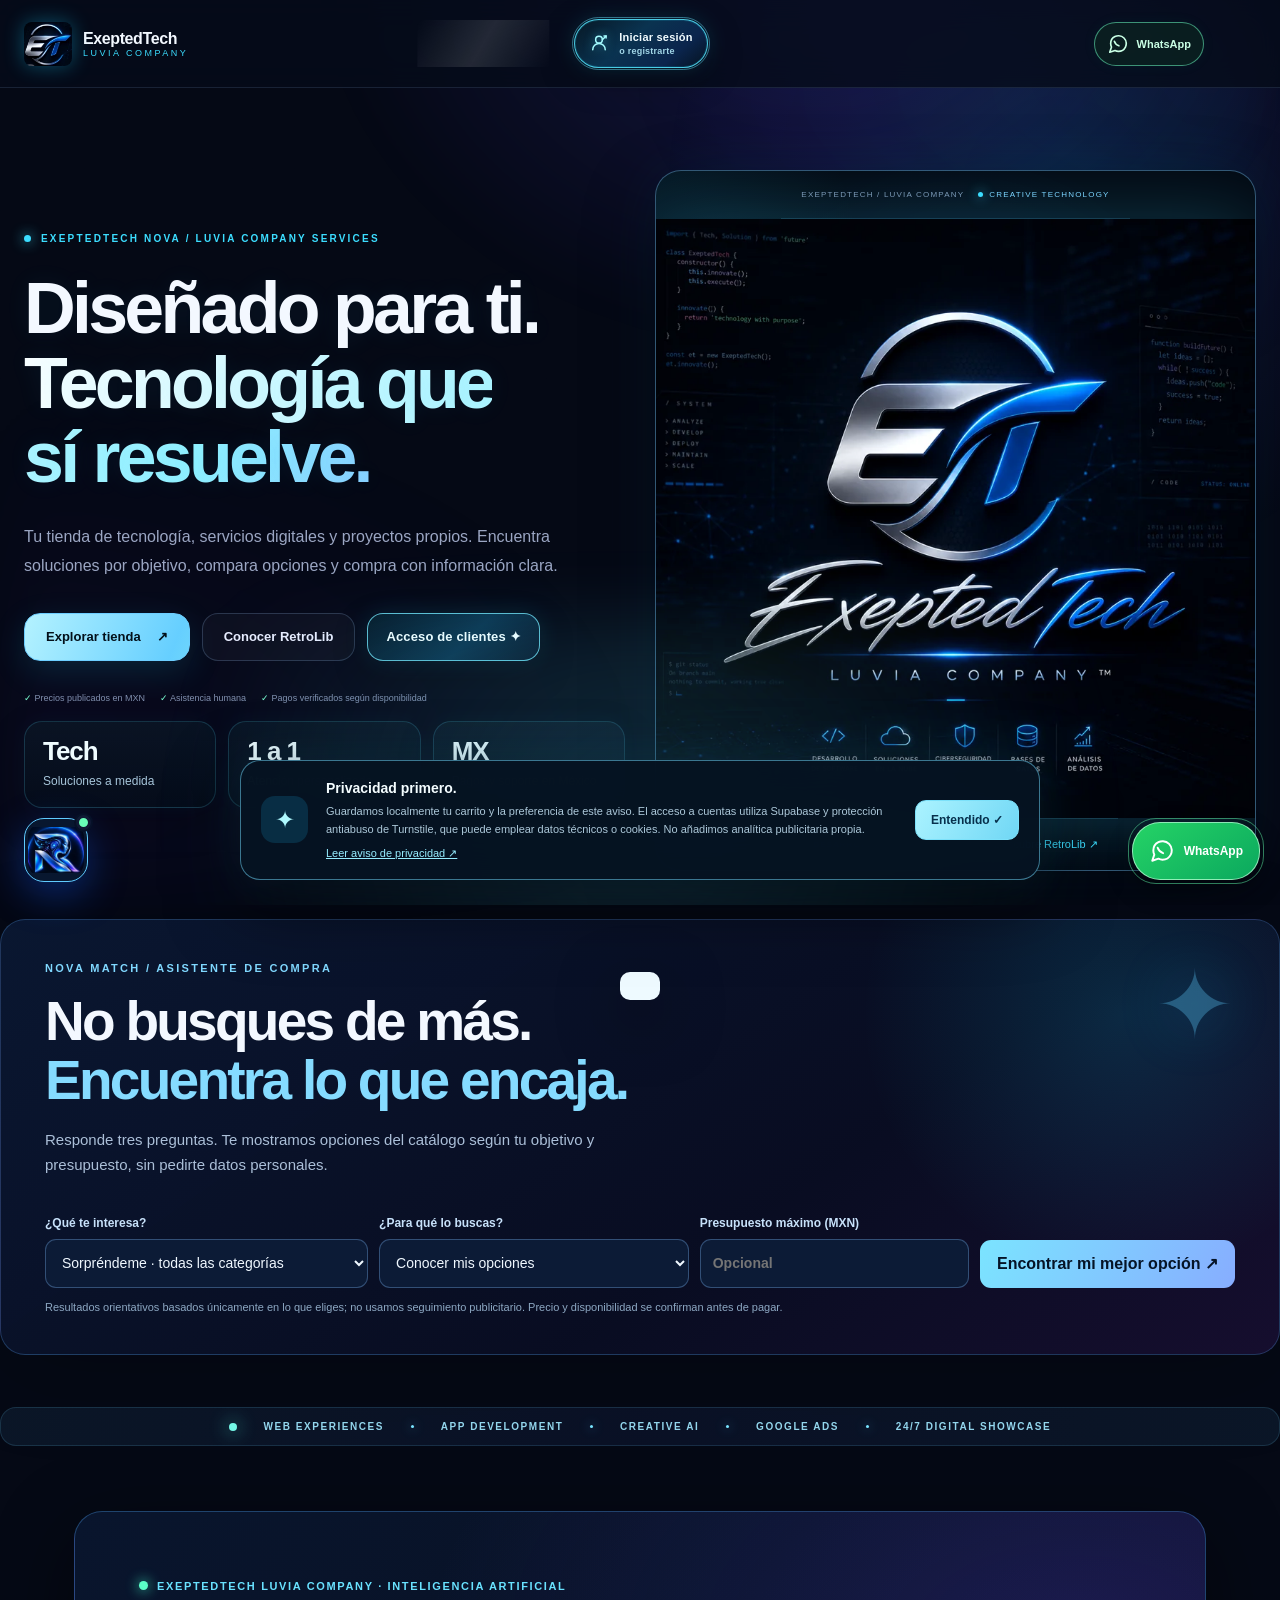
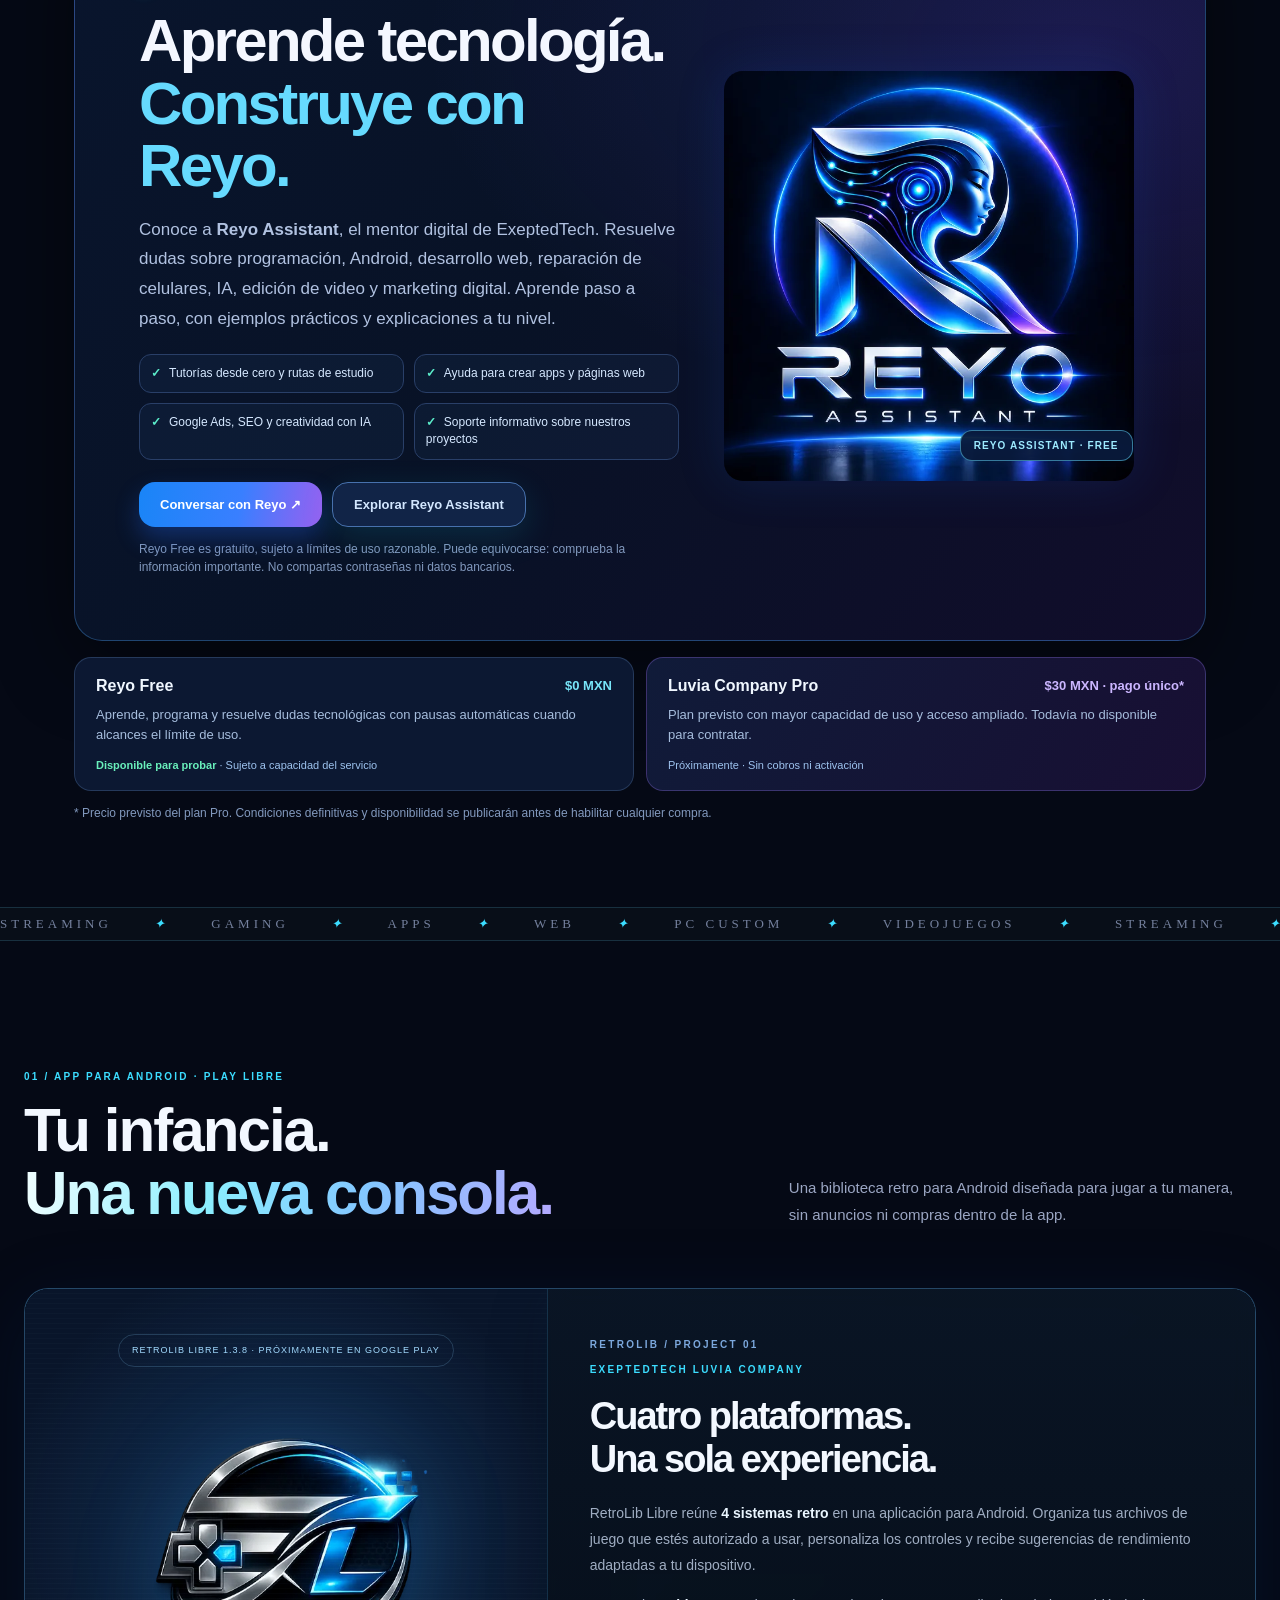
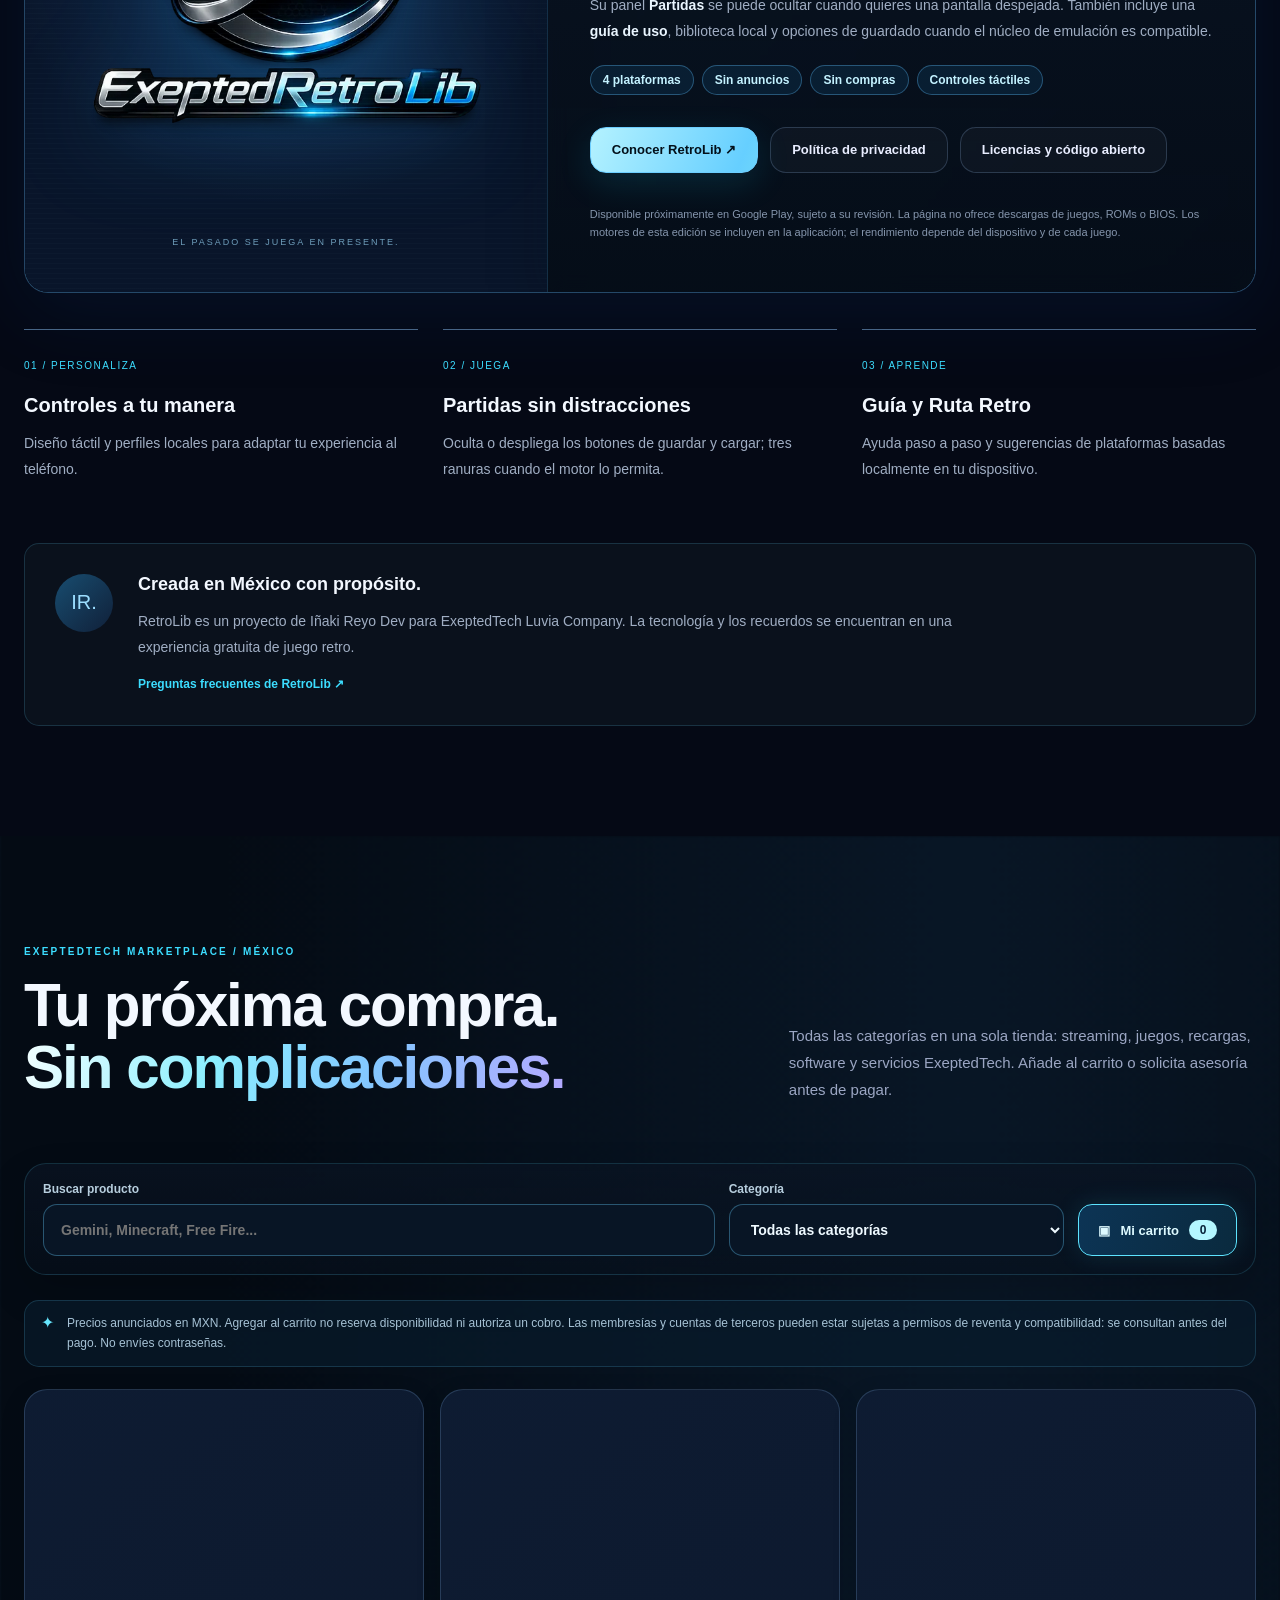
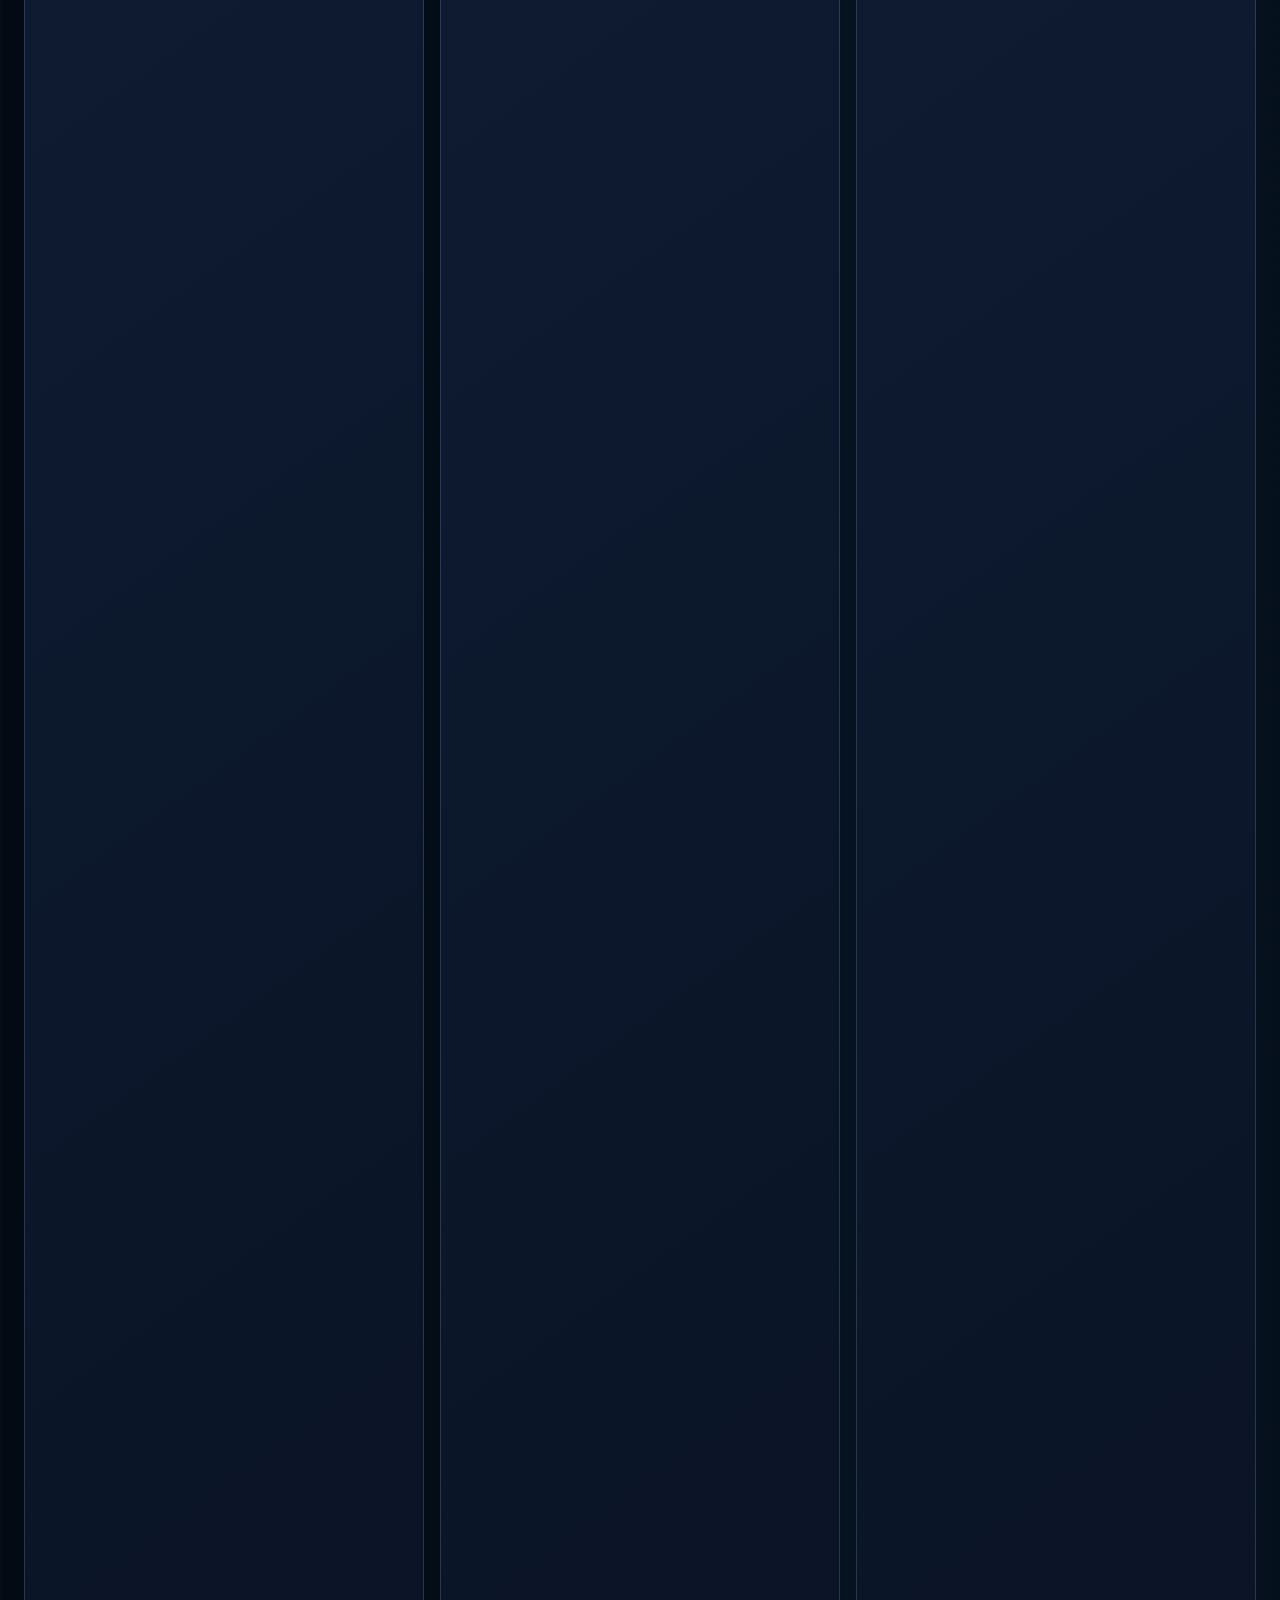
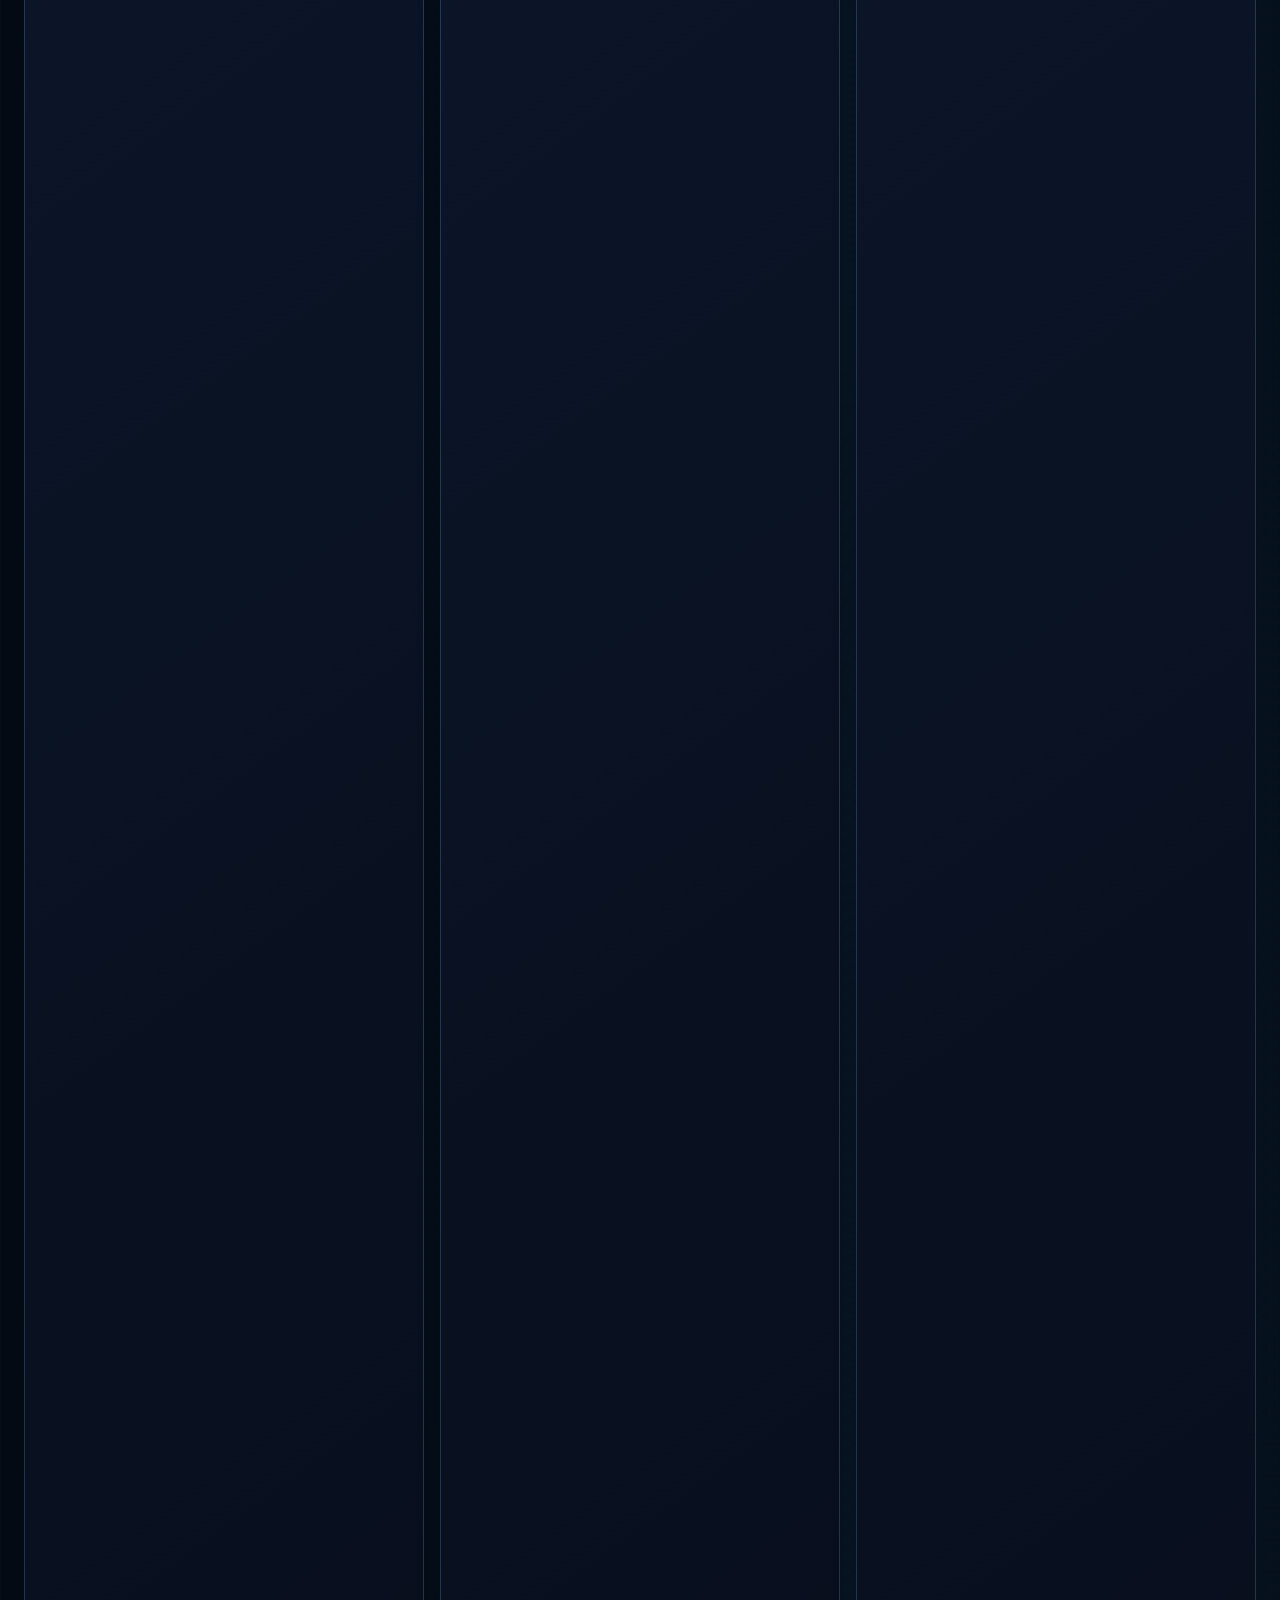
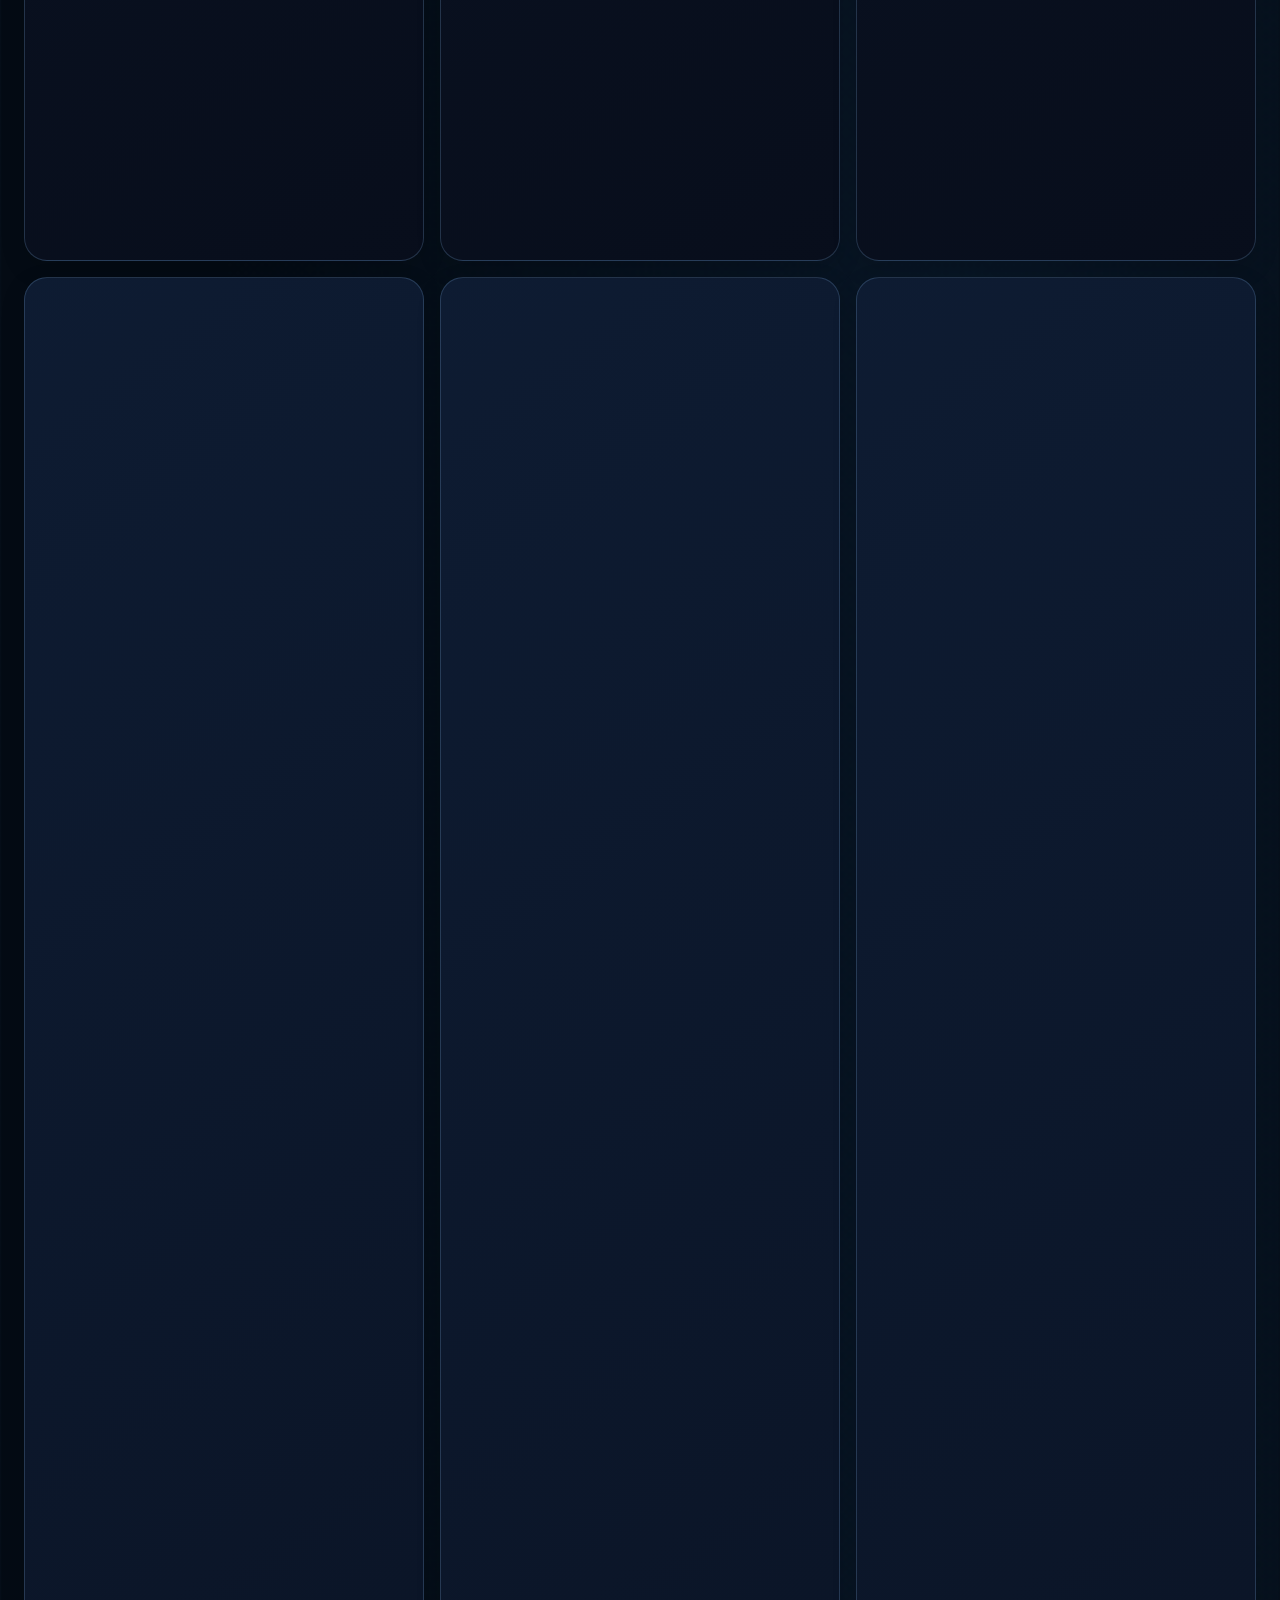
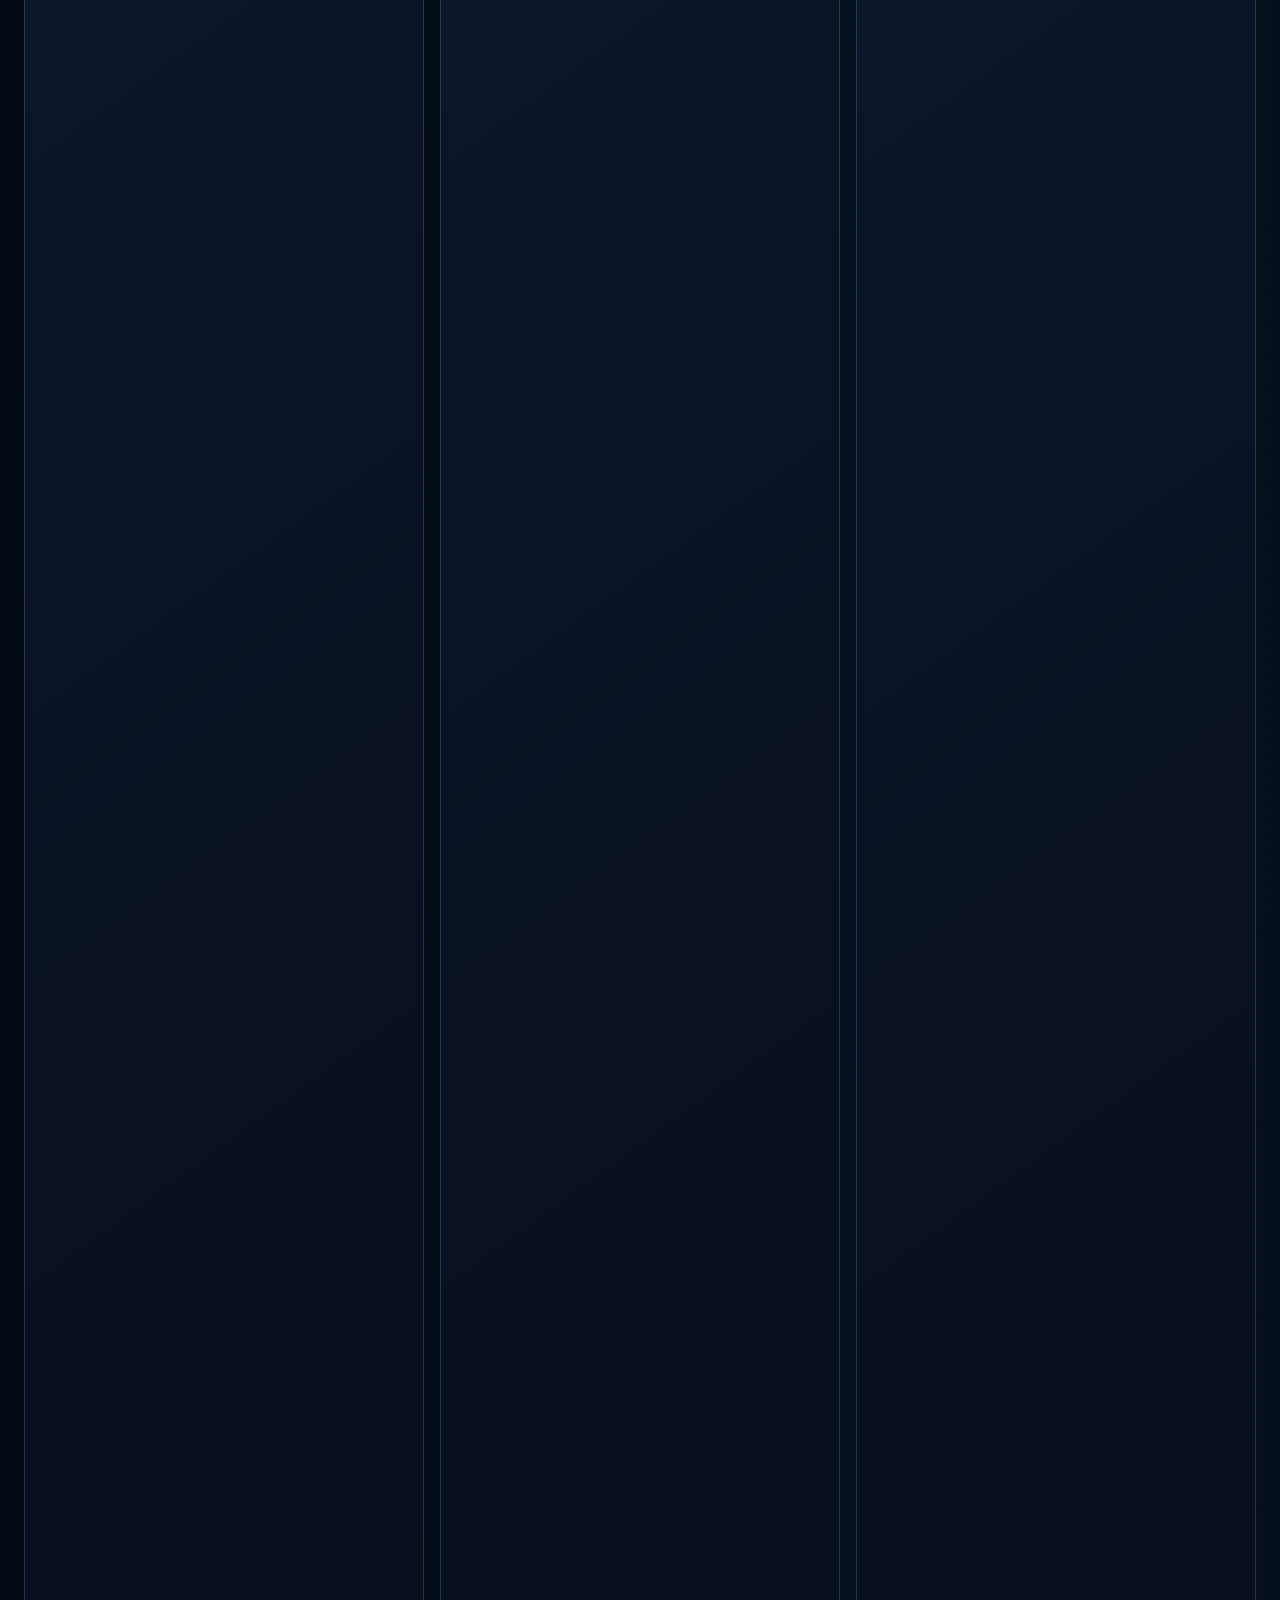
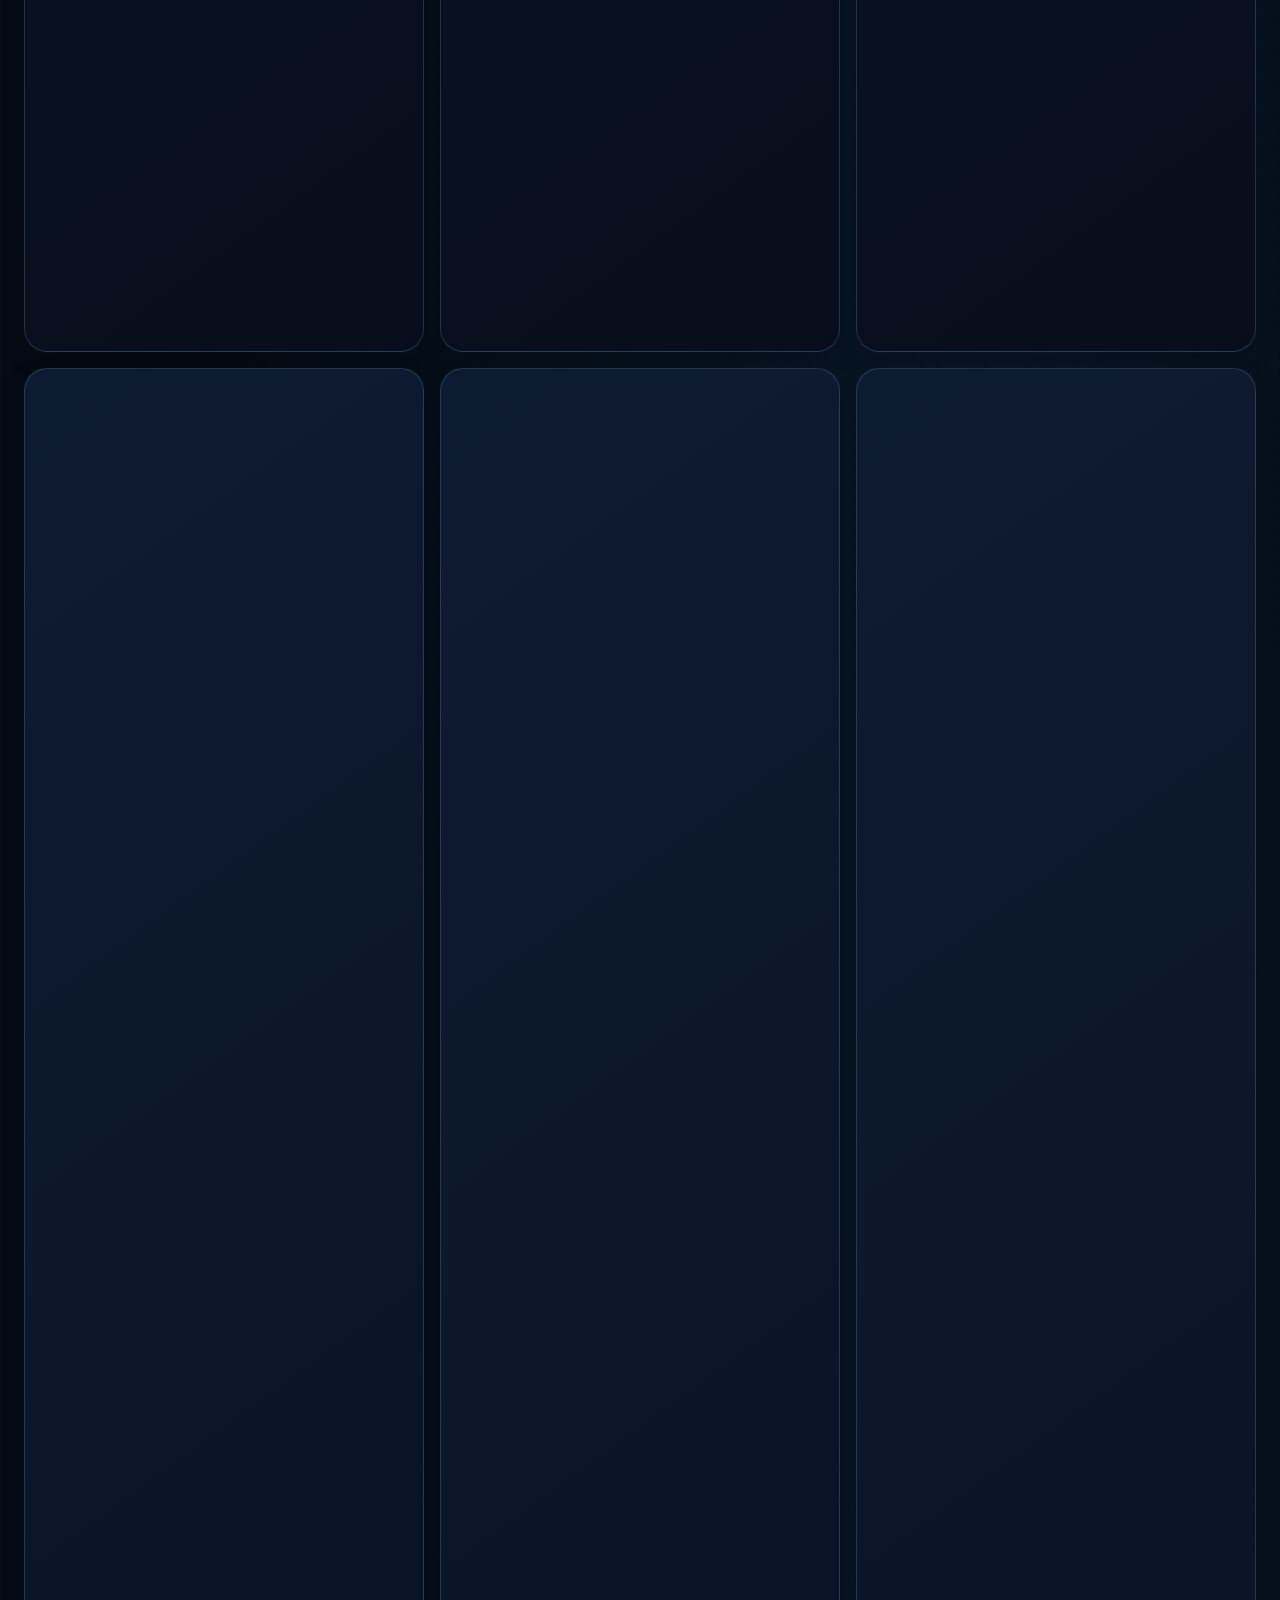
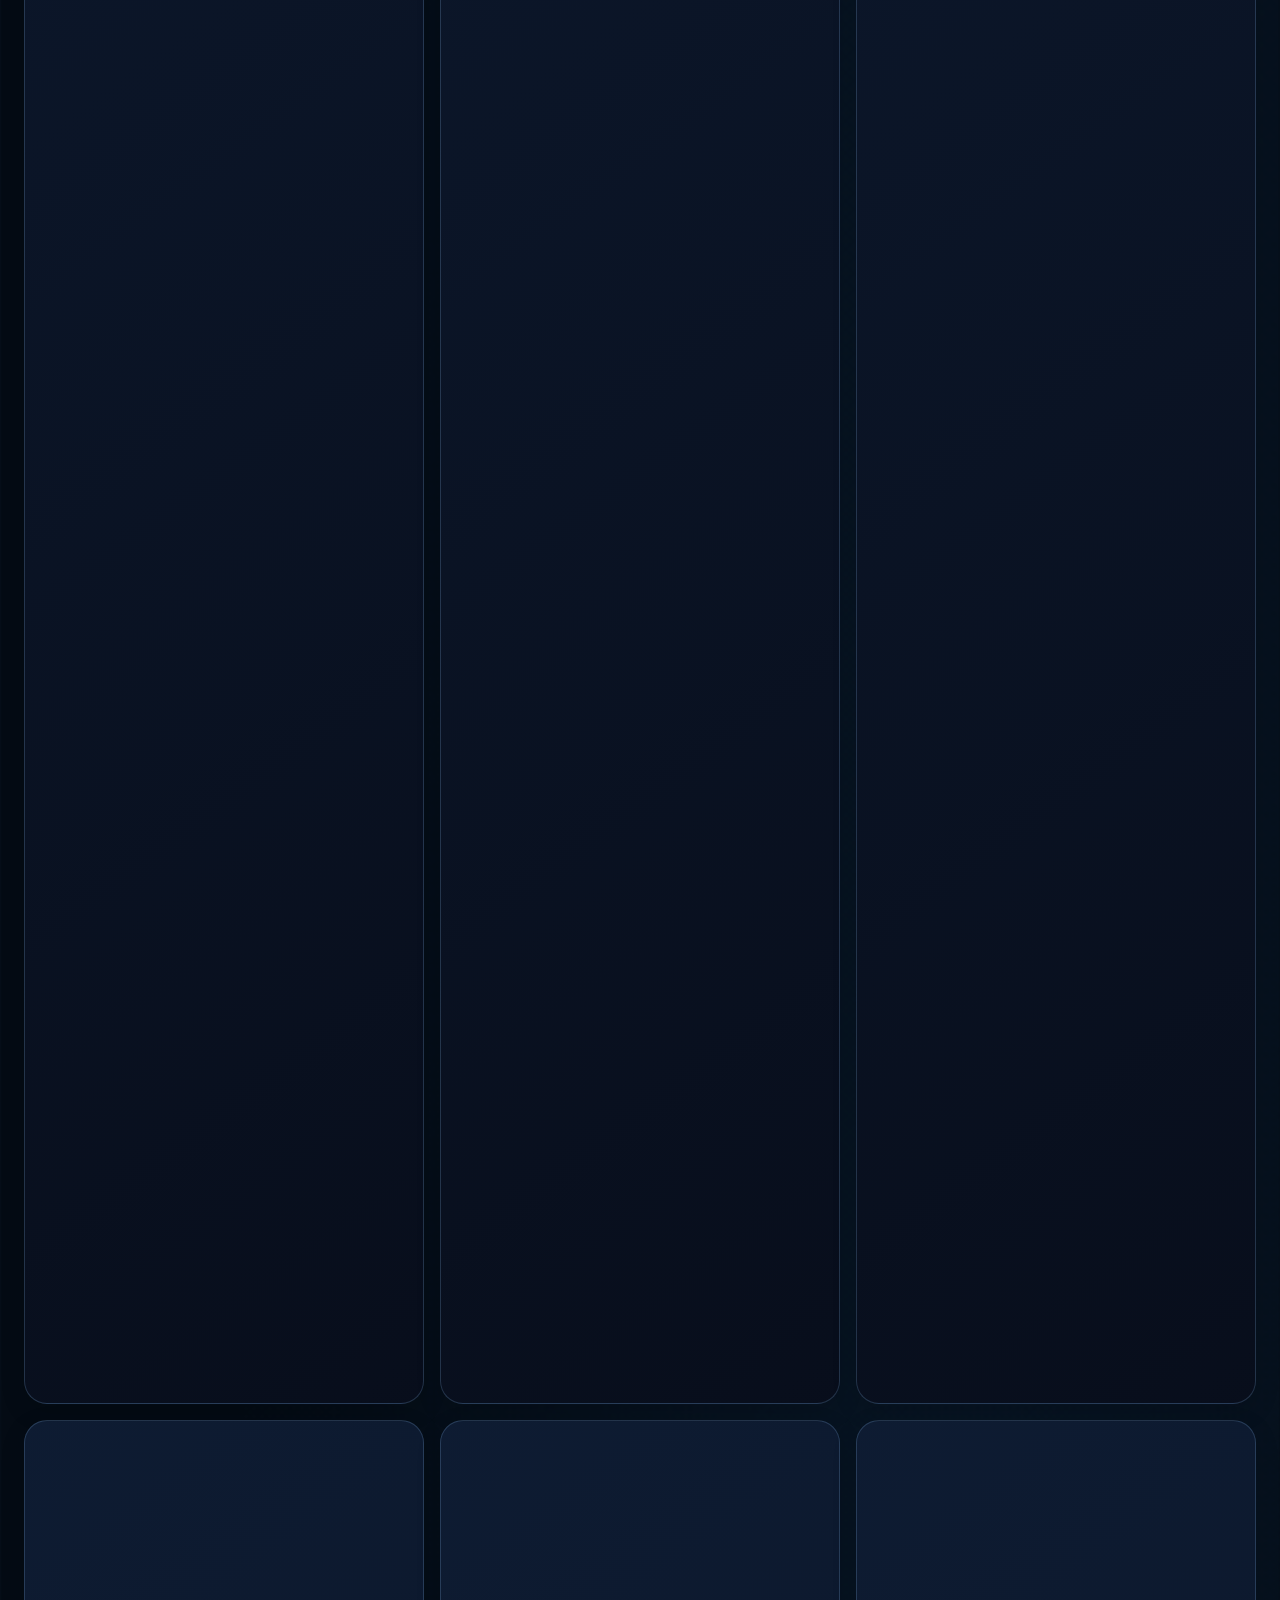
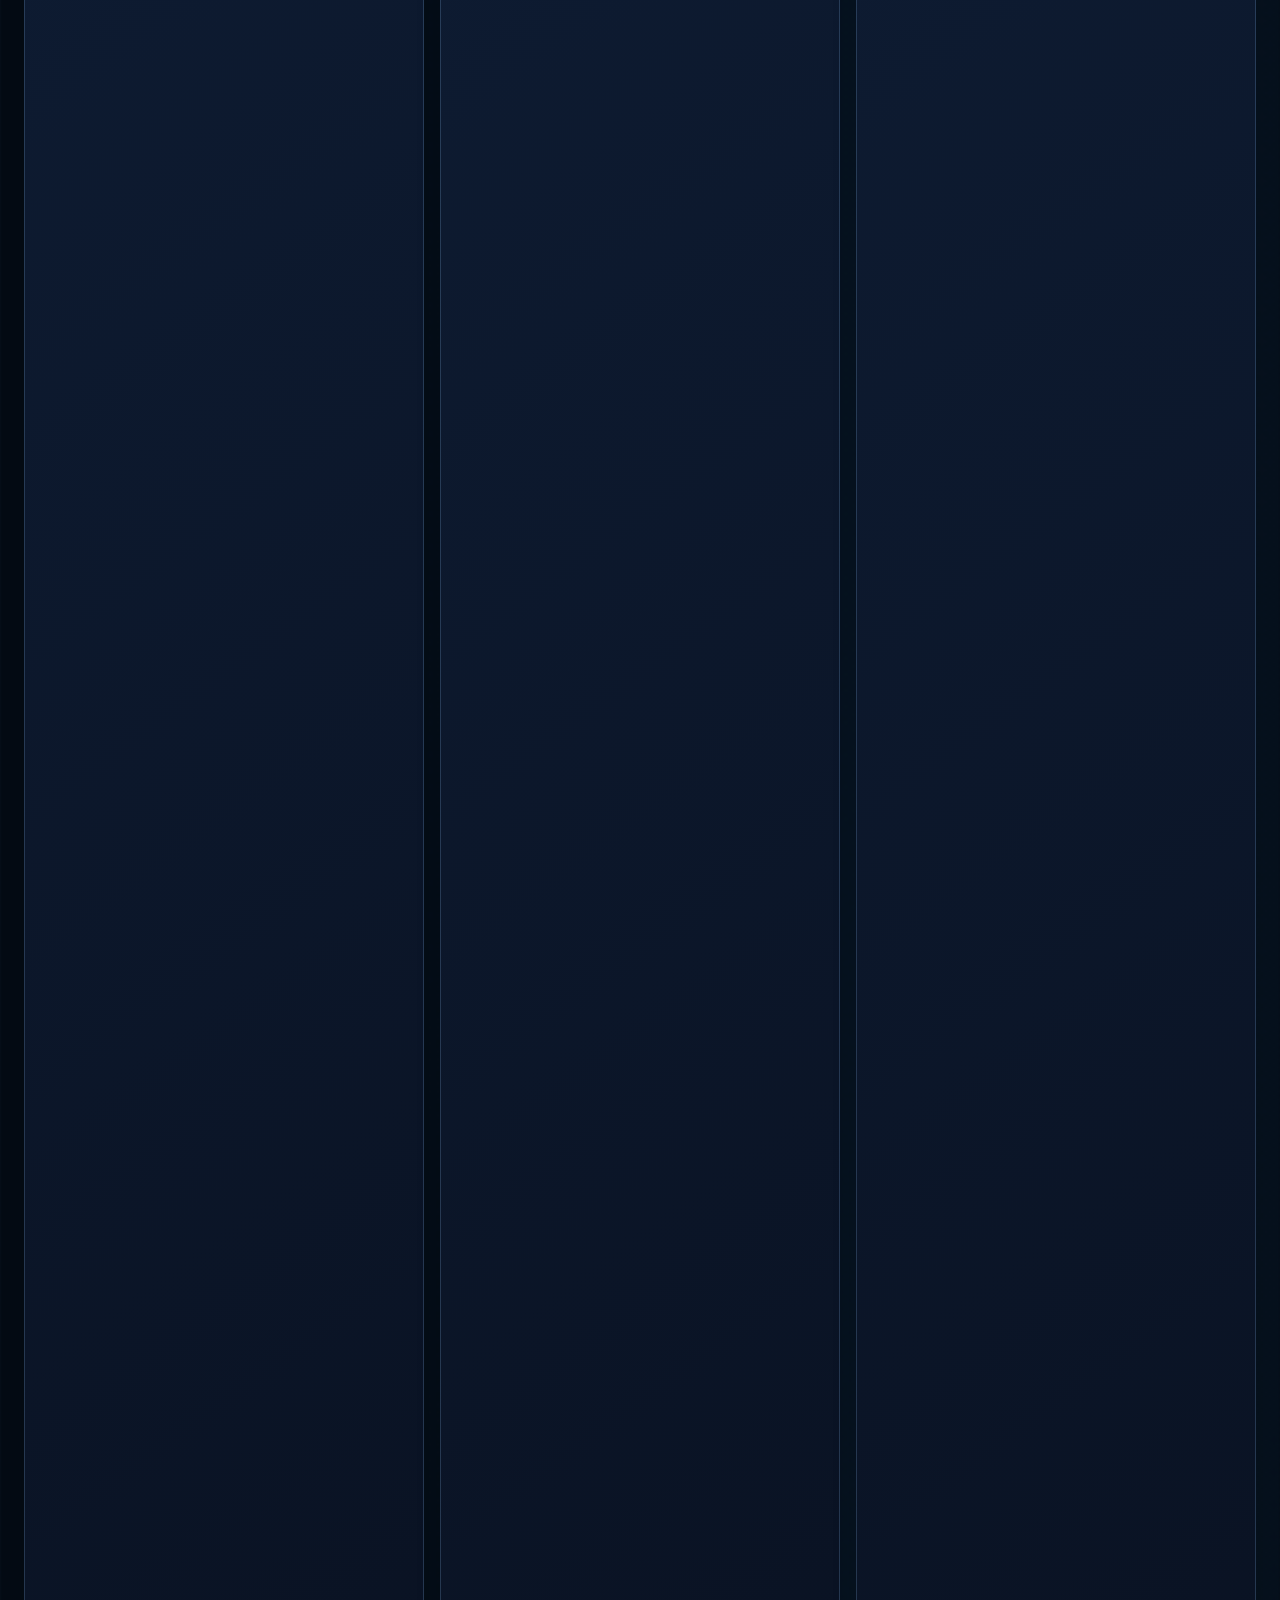
<file: index.html>
<!DOCTYPE html>

<html lang="es">
<head>
<meta charset="utf-8"/><link href="exepted-styles-v6.css?v=20261025v7" rel="stylesheet"/><link href="nova-v7.css?v=20261025v7" rel="stylesheet"/>
<meta content="width=device-width, initial-scale=1, viewport-fit=cover" name="viewport"/>
<meta content="#060b18" name="theme-color"/><meta content="strict-origin-when-cross-origin" name="referrer"/><meta content="default-src 'self'; script-src 'self' https://challenges.cloudflare.com 'sha256-OfESeYSqeGfcH86TR+ArW8eKRdTB3xTTzh8fXl1CYaQ=' 'sha256-AKP3Cm4HHHSCmAkKsPbQVq1H4iRWSyQSKZ9baID76HU=' 'sha256-mZ8Y9sN2kc70GWpFzwZAZ5BV4TTogMb0aaptcJs1Ctg='; style-src 'self' 'unsafe-inline'; img-src 'self' data: https://challenges.cloudflare.com; connect-src 'self' https://nzxzuuognbvluxshflua.supabase.co https://challenges.cloudflare.com https://reyo-assistant-servidor.onrender.com; frame-src https://challenges.cloudflare.com; font-src 'self'; object-src 'none'; base-uri 'self'; form-action 'self'; upgrade-insecure-requests" http-equiv="Content-Security-Policy"/>
<meta content="ExeptedTech: diseño de páginas web para emprendedores y negocios desde $1,800 MXN en promoción, desarrollo de apps, Google Ads, tecnología y soporte en México. Conoce nuestro portafolio." name="description"/>
<meta content="ExeptedTech · Luvia Company" property="og:title"/>
<meta content="Desarrollo web, apps, gaming, IA, RetroLib y soluciones digitales desde México." property="og:description"/>
<meta content="website" property="og:type"/>
<meta content="es_MX" property="og:locale"/>
<meta content="https://exeptedtech.xyz/assets/exeptedtech.webp" property="og:image"/>
<meta content="summary_large_image" name="twitter:card"/>
<meta content="https://exeptedtech.xyz/" property="og:url"/>
<title>ExeptedTech | Iñaki Reyo · Luvia Company</title><link href="https://exeptedtech.xyz/" rel="canonical"/>
<link href="assets/brand-mark.webp" rel="icon" type="image/webp"/>
<link as="image" fetchpriority="high" href="assets/exeptedtech.webp" rel="preload"/>

<script defer="" src="config.js?v=20261025v7"></script><script defer="" src="app.js?v=20261025v7"></script><script defer="" src="account.js?v=20261025v7"></script><script defer="" src="polish.js?v=20261028retro135"></script><script defer="" src="shop-catalog.js?v=20261025v7"></script><script defer="" src="shop.js?v=20261025v7"></script>
<script defer="" src="commerce.js?v=20261025v7"></script>
<meta content="dark" name="color-scheme"/>
<meta content="index,follow,max-image-preview:large,max-snippet:-1,max-video-preview:-1" name="robots"/>
<meta content="Iñaki Reyo · ExeptedTech" name="author"/>
<meta content="yes" name="apple-mobile-web-app-capable"/>
<meta content="black-translucent" name="apple-mobile-web-app-status-bar-style"/>
<meta content="ExeptedTech" name="apple-mobile-web-app-title"/>
<meta content="ExeptedTech" name="application-name"/>
<meta content="telephone=no" name="format-detection"/>
<meta content="ExeptedTech" property="og:site_name"/>
<meta content="Logo de ExeptedTech, Luvia Company" property="og:image:alt"/>
<meta content="ExeptedTech | Iñaki Reyo · Luvia Company" name="twitter:title"/>
<meta content="Desarrollo web, apps, gaming, RetroLib, soluciones digitales y PC personalizadas desde México." name="twitter:description"/>
<meta content="https://exeptedtech.xyz/assets/exeptedtech.webp" name="twitter:image"/>
<script type="application/ld+json">
  {
    "@context":"https://schema.org",
    "@type":"Organization",
    "name":"ExeptedTech",
    "url":"https://exeptedtech.xyz/",
    "logo":"https://exeptedtech.xyz/assets/brand-mark.webp",
    "sameAs":["https://discord.gg/4PVAQs8Hcy","https://wa.me/525566147938"],
    "founder":{"@type":"Person","name":"Iñaki Reyo"},
    "description":"Estudio y marca tecnológica mexicana dedicada a desarrollo web, apps, soluciones gaming, IA, PC personalizadas y el proyecto RetroLib."
  }
  </script>
<script type="application/ld+json">
  {
    "@context":"https://schema.org",
    "@type":"WebSite",
    "name":"ExeptedTech",
    "url":"https://exeptedtech.xyz/",
    "inLanguage":"es-MX"

  }
  </script>
<script type="application/ld+json">{"@context":"https://schema.org","@type":"Service","name":"Diseño y desarrollo de sitios web — ExeptedTech","provider":{"@type":"Organization","name":"ExeptedTech","url":"https://exeptedtech.xyz/"},"serviceType":"Desarrollo web profesional","areaServed":{"@type":"Country","name":"México"},"hasOfferCatalog":{"@type":"OfferCatalog","name":"Paquetes de desarrollo web","itemListElement":[{"@type":"OfferCatalog","name":"Exepted Personal","description":"Precio sujeto a cotización; dominio no incluido"},{"@type":"Offer","name":"Tech Business — promoción","price":"1800","priceCurrency":"MXN","availability":"https://schema.org/PreOrder"},{"@type":"Offer","name":"Tech Business Plus — promoción","price":"2800","priceCurrency":"MXN","availability":"https://schema.org/PreOrder"},{"@type":"Offer","name":"Luvia Corp VIP — promoción","price":"4800","priceCurrency":"MXN","availability":"https://schema.org/PreOrder"}]}}</script>
<script defer="" src="next.js?v=20261025v7"></script><meta content="7.0-nova-premium" name="exeptedtech-release"/><meta content="ExeptedTech · Luvia Company Services: soluciones tecnológicas, desarrollo web, gaming y productos digitales con carrito, atención por WhatsApp y seguimiento de pedidos." name="description"/><link rel="stylesheet" href="reyo/assistant.css?v=3.1"><link rel="stylesheet" href="reyo/assistant-v3.css?v=3.1"><link rel="stylesheet" href="reyo/shop-integration.css?v=3.1"><meta name="keywords" content="Reyo Assistant, tutor IA, tecnología, cursos de programación, desarrollo Android, ExeptedTech, Luvia Company"><meta property="og:image" content="https://exeptedtech.xyz/assets/reyo-assistant-logo.webp"><meta name="theme-color" content="#071126"><link rel="stylesheet" href="retrolib-home.css?v=138">
</head>
<body>
<div aria-hidden="true" class="reading-progress"></div><a class="skip" href="#main">Saltar al contenido</a>
<div aria-hidden="true" class="aurora"></div><div aria-hidden="true" class="nova-glow"></div>
<header class="header" id="header">
<a aria-label="ExeptedTech, inicio" class="brand" href="#inicio">
<img alt="" decoding="async" height="42" loading="lazy" src="assets/brand-mark.webp" width="42"/>
<span><strong>ExeptedTech</strong><small>Luvia Company</small></span>
</a>
<nav aria-label="Navegación principal" class="nav" id="nav">
<a href="#retrolib">RetroLib</a><a href="#reyo">Reyo IA</a><a href="#tienda">Tienda y precios</a><a href="#servicios">Servicios</a><a href="#portafolio">Portafolio</a><a href="#pc">PC Custom</a><a href="#pagos">Pagos y compras</a><a data-auth-mode="login" href="#cuenta" id="nav-login">Iniciar sesión</a><a href="#sobre-nosotros">Sobre nosotros</a>
</nav>
<div class="xt-account-menu" hidden="" id="xt-account-menu"><button aria-controls="xt-account-options" aria-expanded="false" id="xt-account-toggle" type="button">Mi cuenta <span id="xt-account-nick"></span> ▾</button><div class="xt-account-options" hidden="" id="xt-account-options"><strong id="xt-account-greeting"></strong><button data-account-action="recommend" type="button">Recomendado para mí</button><button data-account-action="password" type="button">Cambiar contraseña</button><button data-account-action="orders" type="button">Mis productos / compras</button><button data-account-action="cart" type="button">Ver carrito</button><button data-account-action="profile" type="button">Editar apodo</button><button data-account-action="logout" type="button">Cerrar sesión</button></div></div><a aria-label="Abrir acceso de clientes" class="header-auth-cta" data-open-auth-modal="signup" href="#cuenta"><svg aria-hidden="true" fill="none" height="20" stroke="currentColor" stroke-linecap="round" stroke-linejoin="round" stroke-width="1.8" viewbox="0 0 24 24" width="20"><path d="M12 12a4 4 0 1 0-4-4 4 4 0 0 0 4 4Z"></path><path d="M4.5 20a7.5 7.5 0 0 1 15 0"></path><path d="M18 3.5h2.5V6"></path><path d="M20.5 3.5 16 8"></path></svg><span class="auth-cta-label">Iniciar sesión <small>o registrarte</small></span></a>
<a aria-label="Chatear con ExeptedTech por WhatsApp" class="header-whatsapp wa" data-product="contactar al equipo" href="#"><svg aria-hidden="true" fill="none" height="22" stroke="currentColor" stroke-linecap="round" stroke-linejoin="round" stroke-width="1.8" viewbox="0 0 24 24" width="22"><path d="M21 11.5a8.38 8.38 0 0 1-.9 3.8 8.5 8.5 0 0 1-7.6 4.7 8.38 8.38 0 0 1-3.8-.9L3 21l1.9-5.7a8.38 8.38 0 0 1-.9-3.8 8.5 8.5 0 0 1 4.7-7.6 8.38 8.38 0 0 1 3.8-.9h.5a8.48 8.48 0 0 1 8 8v.5z"></path><path d="M8 9c.8 2.4 2.6 4.2 5 5"></path></svg><span>WhatsApp</span></a>
<button aria-expanded="false" aria-label="Abrir menú" class="menu" id="menu"><span></span><span></span></button>
<a class="coffee-link" href="#donaciones">♡ Invítame un café</a>
</header>
<main id="main">
<section class="hero section" id="inicio">
<div class="hero-copy reveal">
<div class="eyebrow"><i></i> EXEPTEDTECH NOVA / LUVIA COMPANY SERVICES</div>
<h1>Diseñado para ti.<br/><span class="gradient">Tecnología que<br/>sí resuelve.</span></h1>
<p>Tu tienda de tecnología, servicios digitales y proyectos propios. Encuentra soluciones por objetivo, compara opciones y compra con información clara.</p>
<div class="hero-actions"><a class="button" href="#tienda">Explorar tienda <b>↗</b></a><a class="button ghost" href="retrolib.html">Conocer RetroLib</a><a class="button neon-outline" data-open-auth-modal="signup" href="#cuenta">Acceso de clientes ✦</a></div>
<div class="trust"><span>✓ Precios publicados en MXN</span><span>✓ Asistencia humana</span><span>✓ Pagos verificados según disponibilidad</span></div><div class="hero-mini-panels reveal"><article><strong>Tech</strong><span>Soluciones a medida</span></article><article><strong>1 a 1</strong><span>Atención personalizada</span></article><article><strong>MX</strong><span>Pagos y soporte en México</span></article></div>
</div>
<div aria-label="Identidad ExeptedTech" class="hero-visual brand-stage"><div class="stage-label"><span>EXEPTEDTECH / LUVIA COMPANY</span><span class="live-dot">CREATIVE TECHNOLOGY</span></div><img alt="ExeptedTech: emblema metálico azul y plata, Luvia Company" class="hero-logo" decoding="async" fetchpriority="high" height="840" src="assets/exeptedtech.webp" width="840"/><div class="stage-bottom"><span>DESARROLLADO CON PROPÓSITO</span><a href="#retrolib">Descubre RetroLib ↗</a></div></div>
</section>
<section class="nova-finder section" id="asesor" aria-labelledby="nova-title">
 <div class="nova-finder-head"><div><span class="nova-kicker">NOVA MATCH / ASISTENTE DE COMPRA</span><h2 id="nova-title">No busques de más.<br/><span>Encuentra lo que encaja.</span></h2><p>Responde tres preguntas. Te mostramos opciones del catálogo según tu objetivo y presupuesto, sin pedirte datos personales.</p></div><span aria-hidden="true" class="nova-helix">✦</span></div>
 <form class="nova-form" id="nova-form">
  <label>¿Qué te interesa?<select name="category" id="nova-category"><option value="all">Sorpréndeme · todas las categorías</option></select></label>
  <label>¿Para qué lo buscas?<select name="objective" id="nova-objective"><option value="compare">Conocer mis opciones</option><option value="budget">Encontrar algo dentro de mi presupuesto</option><option value="project">Impulsar mi negocio o proyecto</option><option value="entertainment">Gaming y entretenimiento</option></select></label>
  <label>Presupuesto máximo (MXN)<input type="number" name="budget" id="nova-budget" min="0" max="1000000" step="1" inputmode="numeric" placeholder="Opcional"/></label>
  <button type="submit">Encontrar mi mejor opción ↗</button>
 </form>
 <div class="nova-recs" id="nova-results" aria-live="polite" hidden></div>
 <p class="nova-privacy">Resultados orientativos basados únicamente en lo que eliges; no usamos seguimiento publicitario. Precio y disponibilidad se confirman antes de pagar.</p>
</section>
<div aria-label="Servicios destacados de ExeptedTech" class="xt-command-strip">
<span aria-hidden="true" class="xt-led"></span><span>WEB EXPERIENCES</span><i></i><span>APP DEVELOPMENT</span><i></i><span>CREATIVE AI</span><i></i><span>GOOGLE ADS</span><i></i><span>24/7 DIGITAL SHOWCASE</span>
</div>
<section class="section xt-reyo-section" id="reyo" aria-labelledby="xt-reyo-title">
  <div class="xt-reyo-shell">
    <div class="xt-reyo-info">
      <span class="xt-reyo-eyebrow">ExeptedTech Luvia Company · Inteligencia artificial</span>
      <h2 id="xt-reyo-title">Aprende tecnología.<br><span>Construye con Reyo.</span></h2>
      <p class="xt-reyo-intro">Conoce a <strong>Reyo Assistant</strong>, el mentor digital de ExeptedTech. Resuelve dudas sobre programación, Android, desarrollo web, reparación de celulares, IA, edición de video y marketing digital. Aprende paso a paso, con ejemplos prácticos y explicaciones a tu nivel.</p>
      <ul class="xt-reyo-benefits">
        <li>Tutorías desde cero y rutas de estudio</li>
        <li>Ayuda para crear apps y páginas web</li>
        <li>Google Ads, SEO y creatividad con IA</li>
        <li>Soporte informativo sobre nuestros proyectos</li>
      </ul>
      <div class="xt-reyo-buttons"><button class="button xt-reyo-primary" type="button" data-reyo-open aria-label="Abrir chat de Reyo Assistant">Conversar con Reyo ↗</button><a class="button xt-reyo-secondary" href="reyo.html">Explorar Reyo Assistant</a></div>
      <small class="xt-reyo-sub">Reyo Free es gratuito, sujeto a límites de uso razonable. Puede equivocarse: comprueba la información importante. No compartas contraseñas ni datos bancarios.</small>
    </div>
    <div class="xt-reyo-art"><img src="assets/reyo-assistant-logo.webp" alt="Emblema oficial de Reyo Assistant: perfil futurista y letra R en tonos azul y violeta" loading="lazy" decoding="async" width="720" height="720"><span class="xt-reyo-seal">REYO ASSISTANT · FREE</span></div>
  </div>
  <div class="xt-reyo-plans" aria-label="Planes de Reyo Assistant">
    <article class="xt-reyo-plan"><strong>Reyo Free <span>$0 MXN</span></strong><p>Aprende, programa y resuelve dudas tecnológicas con pausas automáticas cuando alcances el límite de uso.</p><div class="xt-reyo-availability"><b>Disponible para probar</b> · Sujeto a capacidad del servicio</div></article>
    <article class="xt-reyo-plan xt-reyo-plan-pro"><strong>Luvia Company Pro <span>$30 MXN · pago único*</span></strong><p>Plan previsto con mayor capacidad de uso y acceso ampliado. Todavía no disponible para contratar.</p><div class="xt-reyo-availability">Próximamente · Sin cobros ni activación</div></article>
  </div>
  <p class="xt-reyo-sub">* Precio previsto del plan Pro. Condiciones definitivas y disponibilidad se publicarán antes de habilitar cualquier compra.</p>
</section>
<section aria-label="Servicios destacados" class="ticker"><div>STREAMING <i>✦</i> GAMING <i>✦</i> APPS <i>✦</i> WEB <i>✦</i> PC CUSTOM <i>✦</i> VIDEOJUEGOS <i>✦</i> STREAMING <i>✦</i> GAMING</div></section>
<section class="section feature" id="retrolib" aria-labelledby="retrolib-home-heading">
  <div class="section-head"><div><div class="eyebrow">01 / APP PARA ANDROID · PLAY LIBRE</div><h2 id="retrolib-home-heading">Tu infancia.<br><span>Una nueva consola.</span></h2></div><p>Una biblioteca retro para Android diseñada para jugar a tu manera, sin anuncios ni compras dentro de la app.</p></div>
  <div class="retro-showcase">
    <div class="retro-art"><span class="pill">RETROLIB LIBRE 1.3.8 · PRÓXIMAMENTE EN GOOGLE PLAY</span><img alt="Logotipo de RetroLib Libre" decoding="async" height="700" loading="lazy" src="retrolib-logo.webp" width="700"><div class="retro-art-caption">EL PASADO SE JUEGA EN PRESENTE.</div></div>
    <div class="retro-story"><div class="eyebrow">EXEPTEDTECH LUVIA COMPANY</div><h2>Cuatro plataformas.<br>Una sola experiencia.</h2><p>RetroLib Libre reúne <strong>4 sistemas retro</strong> en una aplicación para Android. Organiza tus archivos de juego que estés autorizado a usar, personaliza los controles y recibe sugerencias de rendimiento adaptadas a tu dispositivo.</p><p>Su panel <strong>Partidas</strong> se puede ocultar cuando quieres una pantalla despejada. También incluye una <strong>guía de uso</strong>, biblioteca local y opciones de guardado cuando el núcleo de emulación es compatible.</p>
      <div class="retro-home-facts" aria-label="Características de RetroLib"><span>4 plataformas</span><span>Sin anuncios</span><span>Sin compras</span><span>Controles táctiles</span></div>
      <div class="hero-actions"><a class="button" href="retrolib.html">Conocer RetroLib ↗</a><a class="button ghost" href="privacidad-retrolib.html">Política de privacidad</a><a class="button ghost" href="licencias-retrolib.html">Licencias y código abierto</a></div>
      <small class="legal-note">Disponible próximamente en Google Play, sujeto a su revisión. La página no ofrece descargas de juegos, ROMs o BIOS. Los motores de esta edición se incluyen en la aplicación; el rendimiento depende del dispositivo y de cada juego.</small>
    </div>
  </div>
  <div class="retro-features">
    <article><span>01 / PERSONALIZA</span><h3>Controles a tu manera</h3><p>Diseño táctil y perfiles locales para adaptar tu experiencia al teléfono.</p></article>
    <article><span>02 / JUEGA</span><h3>Partidas sin distracciones</h3><p>Oculta o despliega los botones de guardar y cargar; tres ranuras cuando el motor lo permita.</p></article>
    <article><span>03 / APRENDE</span><h3>Guía y Ruta Retro</h3><p>Ayuda paso a paso y sugerencias de plataformas basadas localmente en tu dispositivo.</p></article>
  </div>
  <div class="founder-note"><span class="founder-avatar" aria-hidden="true">IR.</span><div><h3>Creada en México con propósito.</h3><p>RetroLib es un proyecto de Iñaki Reyo Dev para ExeptedTech Luvia Company. La tecnología y los recuerdos se encuentran en una experiencia gratuita de juego retro.</p><a class="text-link" href="retrolib.html#preguntas">Preguntas frecuentes de RetroLib ↗</a></div></div>
</section>
<section aria-labelledby="store-title" class="section store" id="tienda">
<div class="section-head"><div><div class="eyebrow">EXEPTEDTECH MARKETPLACE / MÉXICO</div><h2 id="store-title">Tu próxima compra.<br/><span>Sin complicaciones.</span></h2></div><p>Todas las categorías en una sola tienda: streaming, juegos, recargas, software y servicios ExeptedTech. Añade al carrito o solicita asesoría antes de pagar.</p></div>
<div class="store-toolbar"><label class="store-search-label">Buscar producto<input aria-label="Buscar en la tienda" autocomplete="off" id="store-search" placeholder="Gemini, Minecraft, Free Fire..." type="search"/></label><label class="store-filter-label">Categoría<select aria-label="Filtrar productos" id="store-category"><option value="all">Todas las categorías</option></select></label><button aria-label="Abrir carrito" class="store-open-cart" id="open-cart" type="button">▣ <span>Mi carrito</span> <strong aria-live="polite" id="cart-count">0</strong></button></div>
<div class="store-note" role="note"><span aria-hidden="true">✦</span><p>Precios anunciados en MXN. Agregar al carrito no reserva disponibilidad ni autoriza un cobro. Las membresías y cuentas de terceros pueden estar sujetas a permisos de reventa y compatibilidad: se consultan antes del pago. No envíes contraseñas.</p></div>
<div aria-live="polite" class="store-grid" id="store-items"></div>
<p class="store-empty" hidden="" id="store-empty">No se encontraron productos con esos filtros.</p>
</section>
<section class="section services" id="servicios">
<div class="section-head reveal"><div><div class="eyebrow"><i></i> Ingeniería digital</div><h2>Convertimos ideas<br/><span>en productos reales.</span></h2></div><p>Proyectos desarrollados a la medida, desde el concepto inicial hasta una entrega lista para usar.</p></div>
<div class="service-grid">
<article class="service-card reveal"><span>01</span><div class="service-icon">APP</div><h3>Apps móviles personalizadas</h3><p>Desarrollo de aplicaciones para Android o iOS, según alcance y requisitos técnicos. Tiendas virtuales, interfaces personalizadas y acompañamiento de publicación. Desde $2,000 hasta $8,000 MXN por aplicación, bajo cotización.</p><div class="tags"><i>Android</i><i>UX/UI</i><i>Play Store</i></div><a class="text-link wa" data-product="desarrollo de una app móvil personalizada" href="#">Obtener cotización →</a></article>
<article class="service-card reveal"><span>02</span><div class="service-icon">WEB</div><h3>Páginas web profesionales</h3><p>Sitios adaptables, con identidad de marca, estructura profesional y opciones desde blogs hasta experiencias VIP. Conoce paquetes y mantenimiento opcional.</p><div class="tags"><i>Responsive</i><i>SEO base</i><i>Analytics</i></div><a class="text-link" href="#tienda">Ver paquetes y precios →</a></article>
<article class="service-card reveal"><span>03</span><div class="service-icon">GAME</div><h3>Videojuegos 2D y 3D</h3><p>Hacemos realidad tu idea con producción indie para móvil o PC: diseño, prototipo, programación y entrega jugable.</p><div class="tags"><i>2D</i><i>3D</i><i>PC / Mobile</i></div><a class="text-link wa" data-product="desarrollo de un videojuego personalizado" href="#">Obtener cotización →</a></article>
</div>
</section>
<section aria-labelledby="portfolio-title" class="section xt-portfolio" id="portafolio">
<div class="section-head"><div><div class="eyebrow">PORTAFOLIO / CASOS REALES</div><h2 id="portfolio-title">Ideas reales.<br/><span>Experiencias en línea.</span></h2></div><p>Estos sitios se presentan como ejemplos públicos autorizados por sus responsables, según la información proporcionada a ExeptedTech. Tenemos otros proyectos y colaboradores que no mostramos por privacidad. No publicamos métricas privadas ni resultados no verificados.</p></div>
<div class="xt-portfolio-grid">
<article class="xt-portfolio-card reveal"><div class="xt-project-visual xt-project-care"><span class="xt-project-id">PROJECT / 001</span><div aria-hidden="true" class="xt-project-symbol">+</div><span>HEALTH SERVICES / DIGITAL EXPERIENCE</span></div><div class="xt-project-content"><div class="xt-project-tags"><span>SERVICIOS PARTICULARES</span><span>SITIO WEB</span></div><h3>SIAMA Ambulancias</h3><p>Ejemplo de presencia digital orientada a servicios particulares de atención y contacto con clientes.</p><a href="https://siamaambulancias.com.mx" rel="noopener noreferrer" target="_blank">Visitar sitio ↗</a></div></article>
<article class="xt-portfolio-card reveal"><div class="xt-project-visual xt-project-response"><span class="xt-project-id">PROJECT / 002</span><div aria-hidden="true" class="xt-project-symbol">✚</div><span>PRIVATE EMERGENCY SERVICES</span></div><div class="xt-project-content"><div class="xt-project-tags"><span>SERVICIOS PARTICULARES</span><span>WEB</span></div><h3>Ambulancias Save &amp; Care</h3><p>Ejemplo de plataforma informativa para un servicio de atención particular y comunicación de marca.</p><a href="https://ambulanciassaveandcare.xyz" rel="noopener noreferrer" target="_blank">Visitar sitio ↗</a></div></article>
<article class="xt-portfolio-card reveal"><div class="xt-project-visual xt-project-music"><span class="xt-project-id">PROJECT / 003</span><div aria-hidden="true" class="xt-project-symbol">♫</div><span>ARTIST / LIVE EXPERIENCE</span></div><div class="xt-project-content"><div class="xt-project-tags"><span>ARTISTAS</span><span>PORTAFOLIO</span></div><h3>Emiliano Magaña Oficial</h3><p>Presentación digital de un proyecto musical, su imagen y sus medios de contacto.</p><a href="https://emilianomaganaoficial.lat" rel="noopener noreferrer" target="_blank">Visitar sitio ↗</a></div></article>
</div>
<div class="xt-project-note"><span aria-hidden="true" class="xt-led"></span><p>También trabajamos con negocios del sector automotriz y otros colaboradores. Mostramos solo ejemplos para los que se nos indicó autorización de publicación; el alcance y la relación comercial concreta pueden variar.</p><a class="wa" data-product="cotización de página web después de revisar su portafolio" href="#">Quiero un proyecto como estos ↗</a></div>
</section>
<section class="section split" id="pc">
<article class="pc-card reveal"><div class="eyebrow"><i></i> Solo CDMX</div><h2>PC personalizada.<br/><span>Potencia sin desperdicio.</span></h2><p>Diseñamos y ensamblamos equipos para gaming, trabajo o creación de contenido, optimizados de acuerdo con tus necesidades y presupuesto.</p><div class="stats"><span><b>01</b>Diagnóstico</span><span><b>02</b>Selección</span><span><b>03</b>Ensamble</span><span><b>04</b>Pruebas</span></div><a class="button wa" data-product="ensamblado de una PC personalizada en CDMX" href="#">Diseñar mi PC</a></article>
<article class="unlock-card reveal"><div class="eyebrow"><i></i> Servicio técnico autorizado</div><h2>Unlock Mobile</h2><p>Diagnóstico para recuperación de acceso, FRP y administración MDM en dispositivos iOS y Android.</p><div class="warning">Requerimos identificación, comprobante de propiedad y autorización del titular. No realizamos servicios destinados a evadir medidas de seguridad en equipos ajenos, reportados o de procedencia dudosa.</div><a class="button ghost wa" data-product="diagnóstico autorizado de Unlock Mobile" href="#">Solicitar diagnóstico</a></article>
</section>
<section aria-labelledby="pasos-tienda-title" class="section xt-steps-section" id="pagos">
<div class="section-head"><div><div class="eyebrow">COMPRA TRANSPARENTE / EXEPTEDTECH</div><h2 id="pasos-tienda-title">Compra con claridad.<br/><span>Con ayuda cuando la necesites.</span></h2></div><p>Los pedidos de artículos aprobados se pagan en Mercado Pago desde el carrito. Las licencias, cuentas o servicios pendientes de autorización se revisan por WhatsApp antes de cualquier cobro.</p></div>
<div class="xt-purchase-guide"><article><strong>01 · Elige</strong><p>Explora la única tienda, revisa precio, duración y condiciones.</p></article><article><strong>02 · Confirma</strong><p>Agrega productos al carrito. La plataforma comprobará cuáles están habilitados para pago seguro.</p></article><article><strong>03 · Recibe</strong><p>Con un pago confirmado por Mercado Pago, podrás seguir tu pedido en tu cuenta y recibir el correo de confirmación.</p></article></div>
<p class="xt-purchase-legal">Nunca solicitamos CVV, claves bancarias ni contraseñas de plataformas por WhatsApp. El pago en línea depende de disponibilidad y autorización de venta. <a href="terminos.html">Consulta los términos y condiciones</a>.</p>
<a class="button ghost" href="https://wa.me/525566147938?text=Hola%20ExeptedTech%2C%20necesito%20ayuda%20con%20una%20compra" rel="noopener noreferrer" target="_blank">Asistencia de compras por WhatsApp ↗</a>
</section>
<section aria-labelledby="xt-about-title" class="section xt-about" id="sobre-nosotros"><div class="xt-about-layout"><div class="xt-about-main"><div class="eyebrow">QUIÉNES SOMOS / EXEPTEDTECH / LUVIA COMPANY</div><h2 id="xt-about-title">La tecnología también<br/><span>tiene una historia.</span></h2><p class="xt-about-lead">Soy <strong>Iñaki R. O.</strong>, creador y programador mexicano de 23 años, estudiante de Ingeniería en Software. Creo herramientas digitales que me habría gustado tener cuando era niño y empezaba a descubrir la tecnología.</p><p>El nombre <strong>Exepted</strong> nació de mi gamertag. De esa identidad surgió el canal <strong>Exepted Cape</strong> y después proyectos de videojuegos, aplicaciones, arte visual y música. Hoy ExeptedTech reúne desarrollo tecnológico, soporte cercano y aprendizaje accesible.</p><p>He creado proyectos como <strong>RetroLib</strong>, <strong>Mp3 Reyo</strong> y el videojuego independiente <strong>Corre Iñaki Corre</strong>. También impulsé <strong>ReyoRecord</strong>, iniciativa musical de creación y apoyo en la publicación de música.</p><p>El nombre <strong>Luvia Company</strong> es un homenaje a mi abuela, quien siempre creyó en mí y me apoyó. Un saludo hasta el cielo.</p><p>Nuestra misión es facilitar el acceso a la tecnología y enseñar a utilizar plataformas digitales con claridad. Próximamente retomaremos los tutoriales y el contenido gaming en TikTok y YouTube. Preferimos que nuestro trabajo y la experiencia genuina de nuestros clientes hablen por nosotros, sin saturar de promociones.</p><div class="xt-about-cta"><a class="button" href="#contacto">Conoce nuestros servicios ↗</a><a class="button ghost" href="#retrolib">Explora RetroLib</a></div></div><aside class="xt-about-side"><span class="xt-about-id">CREATOR PROFILE / MX</span><div class="xt-about-emblem">EX<span>·</span>TECH</div><h3>Iñaki R. O.</h3><p>Fundador · Desarrollador · Creador independiente</p><div class="xt-about-values"><div><b>01</b><span>Responsabilidad</span></div><div><b>02</b><span>Atención humana y genuina</span></div><div><b>03</b><span>Comunicación clara</span></div><div><b>04</b><span>Adaptabilidad a cada proyecto</span></div></div></aside></div></section><section aria-labelledby="xt-donation-title" class="section xt-donation-v3" id="donaciones"><div class="xt-donation-v3-frame"><div class="xt-donation-v3-content"><div aria-hidden="true" class="xt-donation-rune">◈ // EXEPTED CORE</div><p class="eyebrow">SURVIVAL / NUEVA ERA / CREA · COMPARTE · EVOLUCIONA</p><h2 id="xt-donation-title">APOYA LA<br/><span>PRÓXIMA AVENTURA</span></h2><p>Inspirada en los mundos de supervivencia y exploración que nos impulsan a crear. Si RetroLib o nuestros proyectos te han servido, puedes aportar voluntariamente para que sigan evolucionando.</p><div class="xt-donation-v3-taglist"><span>◈ APOYO VOLUNTARIO</span><span>◈ PROYECTOS INDEPENDIENTES</span><span>◈ SIN BENEFICIOS PROMETIDOS</span></div><div class="xt-donation-v3-actions"><a aria-label="Apoyar con tarjeta mediante Mercado Pago" class="xt-neon-button xt-neon-mp xt-donation-main-action" href="https://link.mercadopago.com.mx/exeptedtechluviaco" rel="noopener noreferrer" target="_blank">✦ Donar con tarjeta / Mercado Pago ↗</a><a class="xt-neon-button xt-neon-nu xt-donation-main-action" href="#xt-donate-nu">◈ Donar por Nu / Transferencia ↓</a></div><p class="xt-donation-caveat">El enlace de tarjeta es de importe abierto. Escribe el monto voluntario en Mercado Pago y comprueba el beneficiario. Las aportaciones no son deducibles de impuestos; no suponen compra ni dan acceso exclusivo a RetroLib.</p></div><div aria-hidden="true" class="xt-donation-v3-portal"><div class="xt-portal-ring xt-portal-ring-1"></div><div class="xt-portal-ring xt-portal-ring-2"></div><div class="xt-portal-diamond">E<span>✧</span>T</div><div class="xt-portal-caption">EXEPTED // EVOLUTION</div></div></div><div class="xt-donation-bank-grid" id="xt-donation-bank-options"><article class="xt-bank-option xt-bank-mp xt-neon-card" id="xt-donate-mp"><div class="xt-bank-top"><span class="xt-bank-eyebrow">01 / MERCADO PAGO</span><span aria-hidden="true" class="xt-bank-indicator">● SPEI</span></div>
<h3>TRANSFERENCIA / MERCADO PAGO</h3>
<p>Apoya nuestros proyectos a través de una transferencia bancaria.</p>
<div class="xt-bank-field"><span>CLABE interbancaria · 18 dígitos</span><strong class="xt-bank-clabe" id="xt-mp-clabe">722969011686374403</strong></div>
<div class="xt-bank-field"><span>Nombre del titular</span><strong class="xt-bank-owner" id="xt-mp-owner">Iñaki Adrian Reyo Olan</strong></div>
<div class="xt-bank-actions"><button aria-label="Copiar CLABE de MERCADO PAGO" class="xt-neon-button xt-neon-mp xt-copy-specific" data-copy-label="CLABE" data-copy-value="722969011686374403" type="button"><span>▣</span> Copiar CLABE</button><button aria-label="Copiar titular de MERCADO PAGO" class="xt-neon-button xt-neon-mp xt-copy-specific" data-copy-label="titular" data-copy-value="Iñaki Adrian Reyo Olan" type="button"><span>▤</span> Copiar nombre</button></div>
<p aria-live="polite" class="xt-bank-feedback" role="status"></p>
<p class="xt-bank-verify">Verifica banco, CLABE y titular desde tu aplicación antes de autorizar una transferencia.</p></article><article class="xt-bank-option xt-bank-nu xt-neon-card" id="xt-donate-nu"><div class="xt-bank-top"><span class="xt-bank-eyebrow">02 / NU MÉXICO</span><span aria-hidden="true" class="xt-bank-indicator">● SPEI</span></div>
<h3>TRANSFERENCIA / NU</h3>
<p>Una alternativa para apoyar la evolución de nuestros proyectos independientes.</p>
<div class="xt-bank-field"><span>CLABE interbancaria · 18 dígitos</span><strong class="xt-bank-clabe" id="xt-nu-clabe">638180010114203813</strong></div>
<div class="xt-bank-field"><span>Nombre del titular</span><strong class="xt-bank-owner" id="xt-nu-owner">Iñaki A Reyo</strong></div>
<div class="xt-bank-actions"><button aria-label="Copiar CLABE de NU MÉXICO" class="xt-neon-button xt-neon-nu xt-copy-specific" data-copy-label="CLABE" data-copy-value="638180010114203813" type="button"><span>▣</span> Copiar CLABE</button><button aria-label="Copiar titular de NU MÉXICO" class="xt-neon-button xt-neon-nu xt-copy-specific" data-copy-label="titular" data-copy-value="Iñaki A Reyo" type="button"><span>▤</span> Copiar nombre</button></div>
<p aria-live="polite" class="xt-bank-feedback" role="status"></p>
<p class="xt-bank-verify">Verifica banco, CLABE y titular desde tu aplicación antes de autorizar una transferencia.</p></article></div><p class="xt-donation-caveat">Nunca introduzcas números de tarjeta ni NIP en esta web. Verifica el titular antes de transferir. No se promete la entrega de un producto a cambio de la aportación.</p><p aria-live="polite" class="xt-copy-status" id="xt-copy-status"></p></section>
<section aria-labelledby="xt-faq-title" class="section xt-faq" id="preguntas"><div class="section-head"><div><div class="eyebrow">AYUDA / EXEPTEDTECH</div><h2 id="xt-faq-title">Todo claro.<br/><span>Antes de contratar.</span></h2></div><p>Estas son algunas de las preguntas más habituales sobre proyectos y compras.</p></div><div class="xt-faq-list"><details><summary>¿El dominio está incluido en los paquetes web?<span>+</span></summary><p>No. La compra y renovación del dominio se cotizan aparte; hosting y otros servicios se detallarán en la propuesta escrita antes de contratar.</p></details><details><summary>¿El mantenimiento se cobra automáticamente?<span>+</span></summary><p>No. El cliente elige si desea contratarlo. Exepted Personal cuesta $250 por 15 días; Tech Business y Business Plus, $250 por semana; Luvia Corp VIP, $1,000 por semana. Cada periodo se acuerda antes de comenzar. No hay suscripciones ni cargos recurrentes automáticos en esta web.</p></details><details><summary>¿Qué incluyen Google Ads y los anuncios?<span>+</span></summary><p>La asesoría y configuración inicial cuesta $1,500 como extra. La administración de campañas puede formar parte del alcance VIP acordado. El presupuesto publicitario de Google Ads no está incluido: lo define y paga el anunciante. No se garantiza un número concreto de ventas o resultados.</p></details><details><summary>¿Puedo pagar con tarjeta en ExeptedTech?<span>+</span></summary><p>Los servicios habilitados por ExeptedTech y Mercado Pago pueden pagarse mediante Checkout Pro, que calcula el total verificado. Los demás requieren una cotización y confirmación manual antes de cualquier transferencia; ninguna captura sustituye la verificación del abono.</p></details><details><summary>¿Cómo se protege mi información?<span>+</span></summary><p>La tarjeta se introduce en Mercado Pago, no en esta página. El registro utiliza Supabase y verificación de correo. Evita compartir contraseñas o códigos por WhatsApp y consulta nuestro aviso de privacidad. Ninguna medida sustituye la revisión de permisos, actualizaciones y controles del proveedor.</p></details></div></section>
<section class="section recommendations" id="opiniones">
<div class="section-head reveal"><div><div class="eyebrow">05 / EXPERIENCIAS Y OPINIONES</div><h2>La confianza no se inventa.<br/><span>Se gana contigo.</span></h2></div><p>Queremos publicar experiencias auténticas de clientes que nos autoricen a compartirlas. Sin reseñas inventadas ni puntuaciones simuladas.</p></div>
<div class="review-grid">
<article class="review-card reveal"><div class="review-top"><div aria-hidden="true" class="review-avatar">01</div><div><h3>Atención directa</h3><small>Antes y después de tu compra</small></div></div><p>Habla con una persona, aclara tus dudas y conoce las condiciones de tu servicio antes de pagar.</p><div class="review-tag">Compromiso de atención</div></article>
<article class="review-card reveal"><div class="review-top"><div aria-hidden="true" class="review-avatar">02</div><div><h3>Opiniones auténticas</h3><small>Próximamente · clientes que nos autoricen</small></div></div><p>Pronto mostraremos reseñas reales con consentimiento de sus autores. No publicamos testimonios ficticios como experiencias verificadas.</p><div class="review-tag">Transparencia</div></article>
<article class="review-card reveal"><div class="review-top"><div aria-hidden="true" class="review-avatar">03</div><div><h3>Cuéntanos tu experiencia</h3><small>Tu opinión ayuda a mejorar</small></div></div><p>Si ya utilizaste un servicio de ExeptedTech, puedes compartir comentarios, sugerencias o recomendaciones.</p><a class="review-feedback-link" href="https://wa.me/525566147938?text=Hola%20ExeptedTech%2C%20quiero%20compartir%20mi%20opini%C3%B3n%20sobre%20su%20servicio." rel="noopener noreferrer" target="_blank">Enviar mi opinión ↗</a></article>
</div>
</section>
<section aria-labelledby="account-title" class="section account" id="cuenta">
<div class="account-shell">
<div class="auth-overlay" data-close-auth-modal="" hidden="" id="auth-overlay"></div>
<div class="account-story">
<div class="account-kicker"><span aria-hidden="true" class="account-spark">✦</span> EXEPTED ID <span class="account-divider">/</span> TU ACCESO DIGITAL</div>
<h2 id="account-title">Una cuenta.<br/><span>Todo empieza aquí.</span></h2>
<p class="account-lead">Accede a ExeptedTech con tu propia identidad. Registro protegido, confirmación por correo y soporte personalizado.</p>
<div aria-label="Características de seguridad" class="account-benefits">
<div class="account-benefit"><span aria-hidden="true" class="account-benefit-icon">01</span><div><strong>Tu identidad, protegida</strong><p>Confirmamos tu dirección de correo antes de activar el acceso.</p></div></div>
<div class="account-benefit"><span aria-hidden="true" class="account-benefit-icon">02</span><div><strong>Verificación inteligente</strong><p>Protección antirrobots y límites de seguridad gestionados por Supabase.</p></div></div>
<div class="account-benefit"><span aria-hidden="true" class="account-benefit-icon">03</span><div><strong>Tú mantienes el control</strong><p>Recupera tu contraseña y consulta nuestras políticas de privacidad.</p></div></div>
</div>
<div class="account-trust"><span aria-hidden="true">●</span> Conexión segura HTTPS <span class="account-trust-sep">·</span> No almacenamos contraseñas en esta página.</div>
<p class="account-privacy-foot">Al crear una cuenta tratamos tu nombre, apodo y correo para administrar tu acceso y atender solicitudes. Recibimos un aviso de alta de cuentas verificadas, sin contraseñas ni códigos. <a href="privacidad.html">Cómo protegemos tus datos</a>.</p>
</div>
<div class="account-card" id="auth-panel">
<button aria-label="Cerrar acceso de clientes" class="auth-modal-close" data-close-auth-modal="" hidden="" type="button">×</button>
<div class="auth-top"><div aria-hidden="true" class="auth-mark"><img alt="" decoding="async" height="32" loading="lazy" src="assets/brand-mark.webp" width="32"/></div><div class="auth-top-text"><span>EXEPTEDTECH</span><small>ACCESO DE CLIENTES</small></div><span aria-hidden="true" class="auth-shield">✦ SEGURO</span></div>
<div aria-label="Tipo de acceso" class="account-tabs"><button aria-pressed="true" class="active" data-auth-mode="signup" type="button">Crear cuenta</button><button aria-pressed="false" data-auth-mode="login" type="button">Iniciar sesión</button></div>
<div class="auth-heading"><h3 id="auth-title">Crea tu identidad digital</h3><p id="auth-subtitle">Completa tus datos y confirma tu correo con un código de un solo uso.</p></div>
<p aria-live="polite" id="auth-status" role="status"></p>
<form autocomplete="on" id="auth-form">
<div class="auth-signup-fields" id="signup-fields">
<div class="auth-two-col"><label>Nombre completo<input autocomplete="name" maxlength="80" minlength="2" name="name" placeholder="Tu nombre" required="" type="text"/></label><label>Apodo<input autocomplete="nickname" maxlength="30" minlength="2" name="nickname" placeholder="¿Cómo te llamamos?" required="" type="text"/></label></div>
</div>
<label>Correo electrónico<input autocomplete="email" inputmode="email" maxlength="254" name="email" placeholder="nombre@ejemplo.com" required="" type="email"/></label>
<label>Contraseña<div class="auth-password-field"><input autocomplete="new-password" maxlength="128" minlength="12" name="password" placeholder="Mínimo 12 caracteres" required="" type="password"/><button aria-label="Mostrar contraseña" class="auth-show-password" data-toggle-password="" type="button">Mostrar</button></div></label>
<div id="signup-password-extra"><div aria-live="polite" class="auth-strength" id="password-strength">Utiliza al menos 12 caracteres y una contraseña única.</div><label>Confirmar contraseña<div class="auth-password-field"><input autocomplete="new-password" maxlength="128" minlength="12" name="confirm_password" placeholder="Repite tu contraseña" required="" type="password"/><button aria-label="Mostrar contraseña" class="auth-show-password" data-toggle-password="" type="button">Mostrar</button></div></label></div>
<label class="auth-consent" id="consent-label"><input name="consent" required="" type="checkbox"/><span>He leído el <a href="privacidad.html" rel="noopener noreferrer" target="_blank">aviso de privacidad</a> y acepto los <a href="terminos.html" rel="noopener noreferrer" target="_blank">términos y condiciones</a>.</span></label>
<div aria-label="Verificación antirrobots" class="auth-captcha" id="captcha-auth"></div>
<p aria-live="polite" class="auth-action-feedback" id="auth-action-status" role="status"></p>
<button class="auth-primary" id="auth-submit" type="submit">Crear cuenta <span aria-hidden="true">→</span></button>
<button class="auth-minor" hidden="" id="recover" type="button">¿Olvidaste tu contraseña?</button>
<button class="auth-minor" id="enter-code" type="button">Ya tengo un código de verificación</button>
</form>
<form hidden="" id="verify-form">
<div class="auth-step-badge">PASO 02 / VERIFICACIÓN</div><h3 id="verify-heading">Comprueba tu correo</h3>
<p class="auth-detail">Te enviamos un código a <strong id="verification-address"></strong>. Revisa también spam.</p>
<label>Código de 8 dígitos<input aria-describedby="verification-code-help" autocomplete="one-time-code" inputmode="numeric" maxlength="8" minlength="8" name="token" pattern="[0-9]{8}" placeholder="00000000" required="" title="Introduce exactamente los 8 números del correo" type="text"/><small id="verification-code-help">Escribe los 8 números que recibiste por correo. Si el código empieza con 0, inclúyelo.</small></label>
<div aria-label="Verificación antirrobots para reenviar" class="auth-captcha" id="captcha-verify"></div>
<p aria-live="polite" class="auth-action-feedback" id="verify-action-status" role="status"></p>
<button class="auth-primary" type="submit">Verificar correo <span aria-hidden="true">→</span></button>
<div class="auth-inline-links"><button class="auth-minor" id="resend" type="button">Reenviar código</button><button class="auth-minor" id="back-auth" type="button">Volver</button></div>
</form>
<form hidden="" id="reset-form">
<div class="auth-step-badge">RECUPERACIÓN SEGURA</div><h3>Establece tu nueva contraseña</h3>
<label>Nueva contraseña<div class="auth-password-field"><input autocomplete="new-password" maxlength="128" minlength="12" name="password" placeholder="Mínimo 12 caracteres" required="" type="password"/><button aria-label="Mostrar contraseña" class="auth-show-password" data-toggle-password="" type="button">Mostrar</button></div></label>
<label>Confirmar contraseña<input autocomplete="new-password" maxlength="128" minlength="12" name="confirm_password" placeholder="Repite tu nueva contraseña" required="" type="password"/></label>
<button class="auth-primary" type="submit">Guardar nueva contraseña</button>
</form>
<div class="auth-signed-in account-dashboard" hidden="" id="signed-in">
<div class="dashboard-heading"><span aria-hidden="true" class="dashboard-avatar">✦</span><div><div class="auth-step-badge">EXEPTED ID · CORREO VERIFICADO</div><h3 id="welcome"></h3><p id="dashboard-email"></p></div></div>
<div aria-label="Panel de cliente" class="dashboard-tabs" role="group"><button class="active" data-dash-tab="summary" type="button">Resumen</button><button data-dash-tab="recommend" type="button">Para mí</button><button data-dash-tab="settings" type="button">Configuración</button><button data-dash-tab="orders" type="button">Mis pedidos</button></div>
<div class="dashboard-view" data-dash-view="summary"><p>Tu Exepted ID reúne pedidos, asistencia y preferencias. Consulta los avances de servicios y elige soluciones adecuadas a tus necesidades.</p><div class="dashboard-actions"><a class="shop-mini-cta" href="#tienda">Explorar tienda ↗</a><button id="dashboard-open-cart" type="button">Abrir mi carrito</button></div><div class="dashboard-card">Protección de acceso · Verificación de correo activa · Pagos mediante proveedor externo</div></div>
<div class="dashboard-view" data-dash-view="recommend" hidden=""><h4>Recomendado para mí</h4><p>Según las categorías de productos que consultaste en este navegador. Puedes borrar tus preferencias cuando quieras.</p><div class="xt-recommend-list" id="xt-recommend-list"></div><button class="dashboard-save" id="xt-clear-history" type="button">Borrar mis preferencias</button></div><div class="dashboard-view" data-dash-view="settings" hidden=""><p>Administra tu perfil y contraseña. Para cambiar el correo electrónico, contacta a soporte.</p><form class="dashboard-form" id="profile-update-form"><label>Nombre de perfil<input autocomplete="nickname" maxlength="30" minlength="2" name="nickname" placeholder="Apodo" required=""/></label><button class="dashboard-save" type="submit">Guardar perfil</button></form><div class="dashboard-form"><p>Para cambiar tu contraseña enviaremos un código de verificación de 8 dígitos a tu correo registrado. Tendrás que introducir el código y escribir la contraseña nueva dos veces.</p><button class="dashboard-save" id="xt-secure-change" type="button">Solicitar código de verificación</button></div></div>
<div class="dashboard-view" data-dash-view="orders" hidden=""><p>Consulta los pedidos creados mediante el sistema seguro de cobro.</p><button class="dashboard-save" id="orders-refresh" type="button">Actualizar historial</button><div aria-live="polite" class="orders-list" id="orders-list">Todavía no hay pedidos disponibles.</div></div>
<p aria-live="polite" class="dashboard-feedback" id="dashboard-feedback"></p>
<button class="auth-primary auth-secondary" id="logout" type="button">Cerrar sesión de forma segura</button>
</div>
<div class="auth-bottom"><span aria-hidden="true">⌁</span> La verificación se realiza mediante Supabase Auth y Resend. Nunca solicitaremos tu código por WhatsApp.</div>
<noscript>Activa JavaScript para usar el registro y el inicio de sesión.</noscript>
</div>
</div>
</section>
<section class="section contact" id="contacto"><div class="contact-box reveal"><div class="eyebrow"><i></i> ¿Listo para comenzar?</div><h2>Tu próxima gran idea<br/><span>empieza aquí.</span></h2><p>Cuéntanos qué necesitas. Te ayudamos a encontrar la mejor solución para tu objetivo y presupuesto.</p><a class="button wa" data-product="una cotización personalizada" href="#">Hablar con ExeptedTech</a></div></section>
</main><nav class="nova-mobile-nav" aria-label="Accesos rápidos móviles"><a href="#inicio"><span aria-hidden="true">⌂</span>Inicio</a><a href="#asesor"><span aria-hidden="true">✧</span>Asesor</a><a href="#tienda"><span aria-hidden="true">▦</span>Tienda</a><button type="button" id="nova-mobile-cart"><span aria-hidden="true">◈</span>Carrito</button><a href="#cuenta"><span aria-hidden="true">◎</span>Cuenta</a></nav>
<div class="store-cart-overlay" hidden="" id="store-cart-overlay"><div class="store-cart-backdrop" data-cart-close=""></div><aside aria-labelledby="store-cart-title" aria-modal="true" class="store-cart-panel" role="dialog" tabindex="-1"><header class="store-cart-head"><div><small>EXEPTEDTECH / CHECKOUT</small><h2 id="store-cart-title">Tu carrito</h2></div><button aria-label="Cerrar carrito" data-cart-close="" type="button">×</button></header><div aria-live="polite" class="store-cart-lines" id="store-cart-lines"></div><div class="store-cart-foot"><div class="store-cart-total"><span>Total estimado de productos con precio</span><strong id="store-cart-total">$0.00 MXN</strong></div><p>El carrito prepara tu pedido; el cobro automático solo está disponible para referencias autorizadas en el servidor. Si necesitas validar una membresía, licencia o disponibilidad, usa WhatsApp.</p><div class="nova-checkout-methods" aria-labelledby="nova-method-title"><h3 id="nova-method-title">Formas de pago</h3><p>Tarjeta únicamente en pedidos autorizados. Para transferir, solicita primero la validación de disponibilidad, importe y referencia a soporte.</p><div class="nova-method-list"><span>◈ Tarjeta · Mercado Pago (según autorización)</span><span>◈ Transferencia · Mercado Pago / SPEI</span><span>◈ Transferencia · Nu / SPEI</span></div><a href="#xt-donation-bank-options" id="nova-transfer-details">Ver datos bancarios publicados ↗</a></div><a class="store-checkout-secondary" href="https://wa.me/525566147938" id="store-whatsapp-checkout" rel="noopener noreferrer" target="_blank">Consultar carrito por WhatsApp ↗</a><p aria-live="polite" class="store-checkout-status" id="store-checkout-status" role="status"></p></div></aside></div>
<footer><a class="brand" href="#inicio"><img alt="" decoding="async" height="38" loading="lazy" src="assets/brand-mark.webp" width="38"/><span><strong>ExeptedTech</strong><small>Luvia Company</small></span></a><p>Soluciones digitales, gaming y tecnología personalizada.</p><div><a href="privacidad.html">Aviso de privacidad</a><a href="privacidad-retrolib.html">Privacidad RetroLib</a><a href="terminos.html">Términos y condiciones</a><a href="#portafolio">Portafolio</a><a href="#preguntas">Ayuda</a></div><small>© <span id="year"></span> ExeptedTech · Luvia Company. Las marcas mencionadas pertenecen a sus respectivos titulares. ExeptedTech es un proveedor independiente.</small></footer>
<a aria-label="Ir a pagos y compras" class="mobile-pay-nav" href="#pagos"><svg aria-hidden="true" fill="none" height="20" stroke="currentColor" stroke-linecap="round" stroke-linejoin="round" stroke-width="1.8" viewbox="0 0 24 24" width="20"><rect height="16" rx="3" width="20" x="2" y="4"></rect><path d="M2 10h20M6 16h4"></path></svg><span>Pagos</span></a>
<a aria-label="Contactar por WhatsApp" class="whatsapp wa" data-product="información general" href="#"><svg aria-hidden="true" fill="none" height="22" stroke="currentColor" stroke-linecap="round" stroke-linejoin="round" stroke-width="1.8" viewbox="0 0 24 24" width="22"><path d="M21 11.5a8.38 8.38 0 0 1-.9 3.8 8.5 8.5 0 0 1-7.6 4.7 8.38 8.38 0 0 1-3.8-.9L3 21l1.9-5.7a8.38 8.38 0 0 1-.9-3.8 8.5 8.5 0 0 1 4.7-7.6 8.38 8.38 0 0 1 3.8-.9h.5a8.48 8.48 0 0 1 8 8v.5z"></path><path d="M8 9c.8 2.4 2.6 4.2 5 5"></path></svg><span>WhatsApp</span></a>
<aside aria-label="Información de almacenamiento y privacidad" class="xt-cookie-banner" hidden="" id="xt-cookie-banner"><div aria-hidden="true" class="xt-cookie-icon">✦</div><div><strong>Privacidad primero.</strong><p>Guardamos localmente tu carrito y la preferencia de este aviso. El acceso a cuentas utiliza Supabase y protección antiabuso de Turnstile, que puede emplear datos técnicos o cookies. No añadimos analítica publicitaria propia.</p><a href="privacidad.html">Leer aviso de privacidad ↗</a></div><button aria-label="Entendido, cerrar aviso de privacidad" id="xt-cookie-close" type="button">Entendido ✓</button></aside>
<script defer="" src="experience.js?v=20261025v7"></script>
<div aria-live="polite" class="toast" id="toast" role="status"></div>
<div class="xt-cart-toast" hidden="" id="xt-cart-toast" role="status"><span>Producto añadido al carrito</span><button id="xt-toast-open-cart" type="button">Ver carrito ↗</button></div><script defer="" src="account-extras.js?v=20261025v7"></script><script defer="" src="nova-v7.js?v=20261025v7"></script><script defer src="reyo-config.js?v=3.1"></script><script defer src="reyo/assistant.js?v=3.1"></script></body>
</html>
</file>
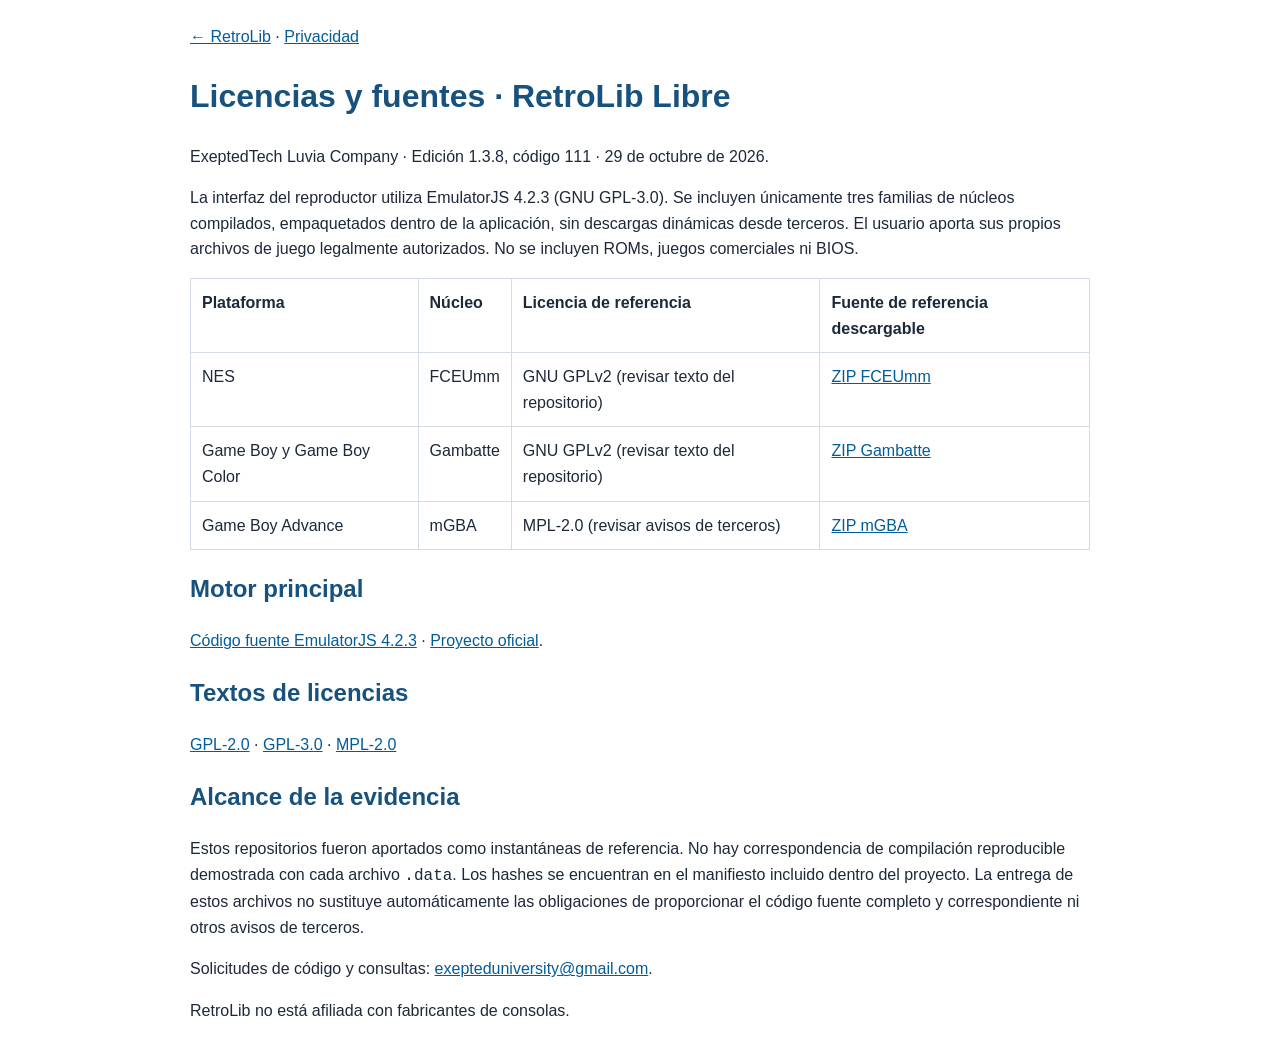
<file: licencias-retrolib.html>
<!doctype html><html lang="es-MX"><head><meta charset="utf-8"><meta name="viewport" content="width=device-width,initial-scale=1"><title>Licencias y código abierto · RetroLib 1.3.8</title><style>body{max-width:900px;margin:auto;padding:24px;font:16px/1.6 Arial,sans-serif;color:#1d2939;background:#fff}h1,h2{color:#17517d}table{border-collapse:collapse;width:100%}td,th{border:1px solid #d3dce5;padding:11px;text-align:left;vertical-align:top}a{color:#005d9a}</style></head><body><nav><a href="retrolib.html">← RetroLib</a> · <a href="privacidad-retrolib.html">Privacidad</a></nav><h1>Licencias y fuentes · RetroLib Libre</h1><p>ExeptedTech Luvia Company · Edición 1.3.8, código 111 · 29 de octubre de 2026.</p><p>La interfaz del reproductor utiliza EmulatorJS 4.2.3 (GNU GPL-3.0). Se incluyen únicamente tres familias de núcleos compilados, empaquetados dentro de la aplicación, sin descargas dinámicas desde terceros. El usuario aporta sus propios archivos de juego legalmente autorizados. No se incluyen ROMs, juegos comerciales ni BIOS.</p><table><thead><tr><th>Plataforma</th><th>Núcleo</th><th>Licencia de referencia</th><th>Fuente de referencia descargable</th></tr></thead><tbody><tr><td>NES</td><td>FCEUmm</td><td>GNU GPLv2 (revisar texto del repositorio)</td><td><a href="fuentes/fceumm-referencia.zip">ZIP FCEUmm</a></td></tr><tr><td>Game Boy y Game Boy Color</td><td>Gambatte</td><td>GNU GPLv2 (revisar texto del repositorio)</td><td><a href="fuentes/gambatte-referencia.zip">ZIP Gambatte</a></td></tr><tr><td>Game Boy Advance</td><td>mGBA</td><td>MPL-2.0 (revisar avisos de terceros)</td><td><a href="fuentes/mgba-referencia.zip">ZIP mGBA</a></td></tr></tbody></table><h2>Motor principal</h2><p><a href="fuentes/emulatorjs-v4.2.3-source.zip">Código fuente EmulatorJS 4.2.3</a> · <a href="https://github.com/EmulatorJS/EmulatorJS">Proyecto oficial</a>.</p><h2>Textos de licencias</h2><p><a href="licencias/GPL-2.0.txt">GPL-2.0</a> · <a href="licencias/GPL-3.0.txt">GPL-3.0</a> · <a href="licencias/MPL-2.0.txt">MPL-2.0</a></p><h2>Alcance de la evidencia</h2><p>Estos repositorios fueron aportados como instantáneas de referencia. No hay correspondencia de compilación reproducible demostrada con cada archivo <code>.data</code>. Los hashes se encuentran en el manifiesto incluido dentro del proyecto. La entrega de estos archivos no sustituye automáticamente las obligaciones de proporcionar el código fuente completo y correspondiente ni otros avisos de terceros.</p><p>Solicitudes de código y consultas: <a href="mailto:exepteduniversity@gmail.com">exepteduniversity@gmail.com</a>.</p><p>RetroLib no está afiliada con fabricantes de consolas.</p></body></html>
</file>
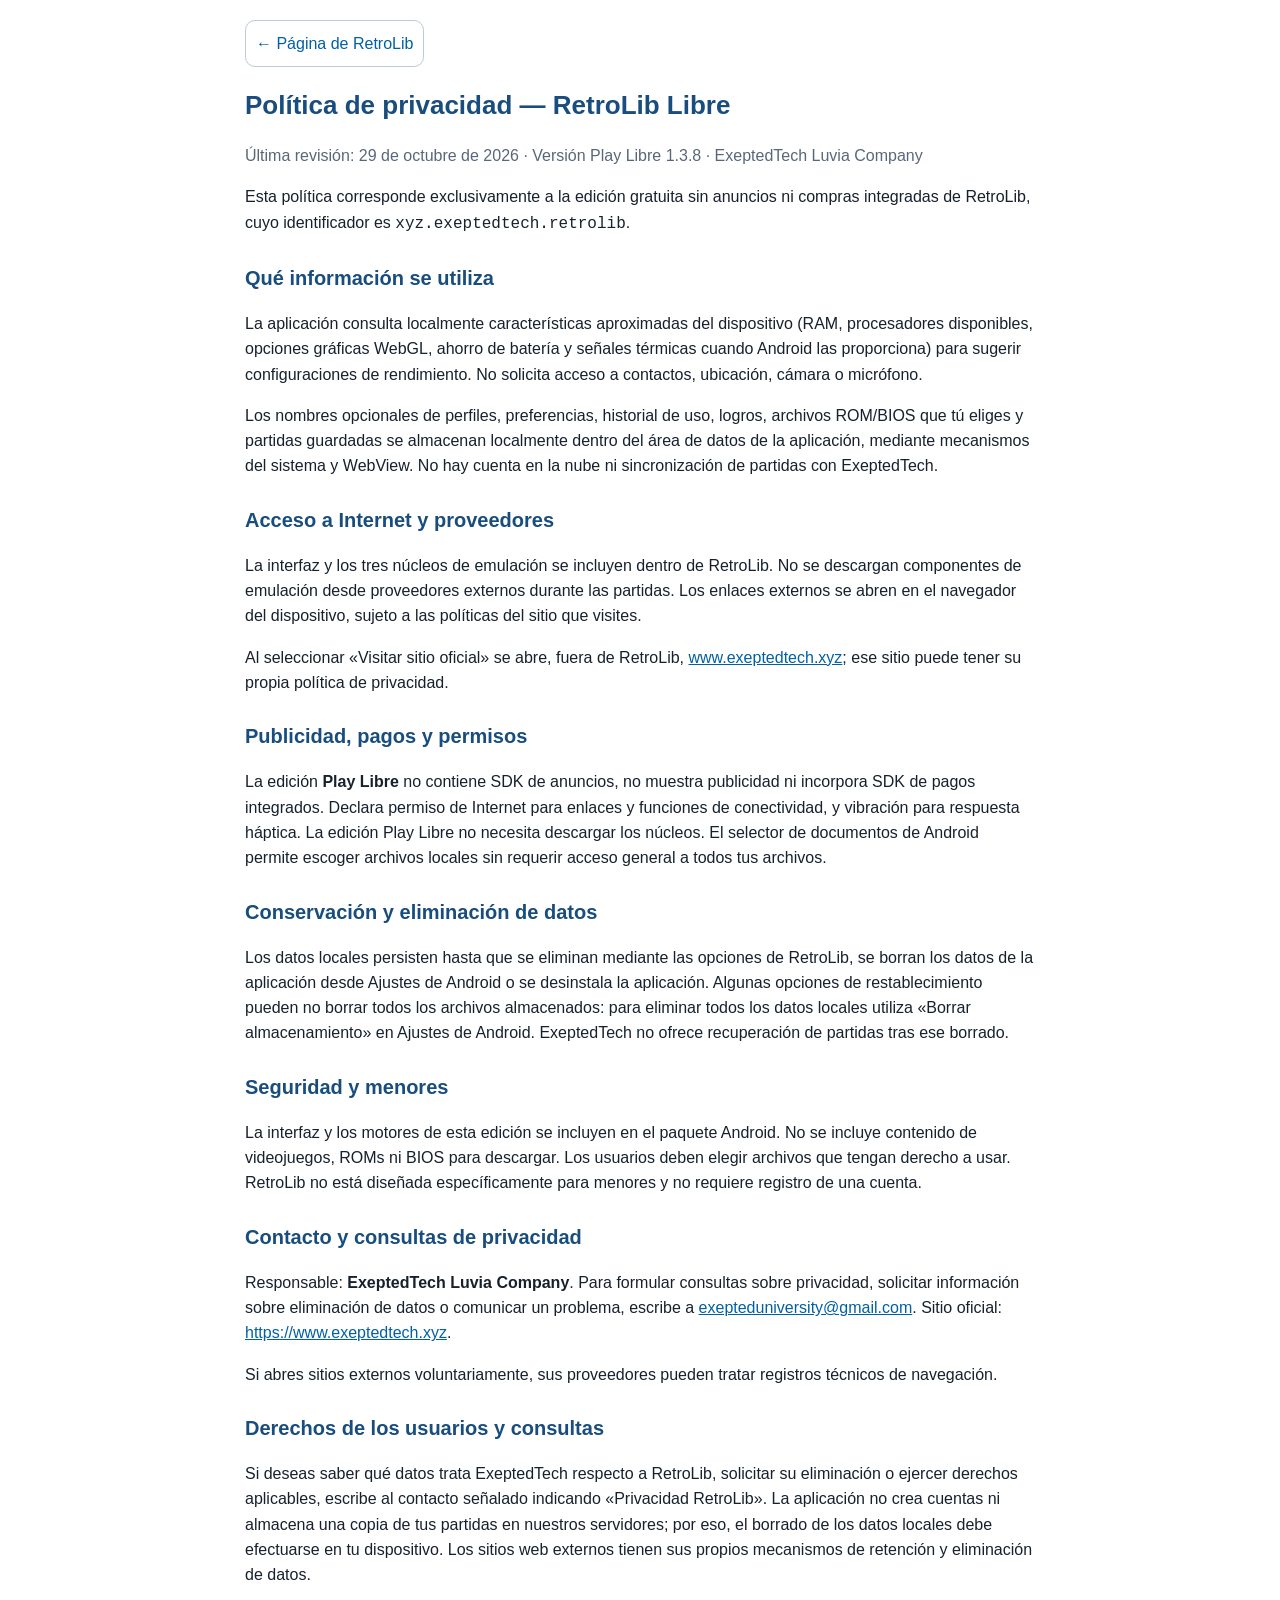
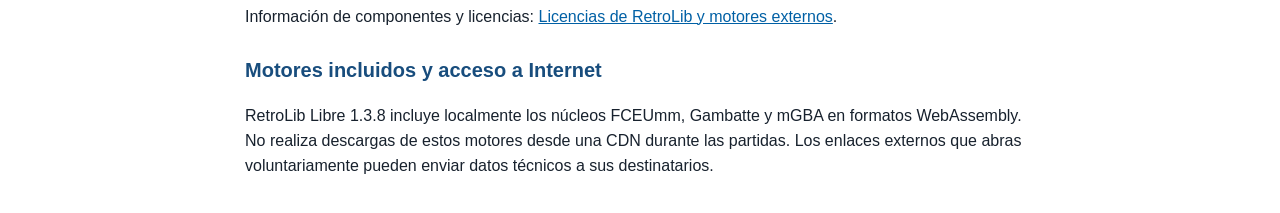
<file: privacidad-retrolib.html>
<!doctype html>
<html lang="es-MX"><head><meta charset="utf-8"><meta name="viewport" content="width=device-width,initial-scale=1"><meta name="theme-color" content="#ffffff">
<title>Política de privacidad · RetroLib Libre</title>
<style>body{max-width:790px;margin:auto;padding:20px;font:16px/1.58 Arial,sans-serif;background:#fff;color:#17212d}h1,h2{color:#184d7d}h1{font-size:26px}h2{font-size:20px;margin-top:26px}a{color:#0060a5}li{margin:.4em 0}.meta{color:#596779}.back{display:inline-block;padding:10px;border:1px solid #bacbd9;border-radius:10px;text-decoration:none}@media print{.back{display:none}}</style>
</head><body>
<a class="back" href="https://exeptedtech.xyz/retrolib.html">← Página de RetroLib</a>
<h1>Política de privacidad — RetroLib Libre</h1>
<p class="meta">Última revisión: 29 de octubre de 2026 · Versión Play Libre 1.3.8 · ExeptedTech Luvia Company</p>
<p>Esta política corresponde exclusivamente a la edición gratuita sin anuncios ni compras integradas de RetroLib, cuyo identificador es <code>xyz.exeptedtech.retrolib</code>.</p>
<h2>Qué información se utiliza</h2>
<p>La aplicación consulta localmente características aproximadas del dispositivo (RAM, procesadores disponibles, opciones gráficas WebGL, ahorro de batería y señales térmicas cuando Android las proporciona) para sugerir configuraciones de rendimiento. No solicita acceso a contactos, ubicación, cámara o micrófono.</p>
<p>Los nombres opcionales de perfiles, preferencias, historial de uso, logros, archivos ROM/BIOS que tú eliges y partidas guardadas se almacenan localmente dentro del área de datos de la aplicación, mediante mecanismos del sistema y WebView. No hay cuenta en la nube ni sincronización de partidas con ExeptedTech.</p>
<h2>Acceso a Internet y proveedores</h2>
<p>La interfaz y los tres núcleos de emulación se incluyen dentro de RetroLib. No se descargan componentes de emulación desde proveedores externos durante las partidas. Los enlaces externos se abren en el navegador del dispositivo, sujeto a las políticas del sitio que visites.</p>
<p>Al seleccionar «Visitar sitio oficial» se abre, fuera de RetroLib, <a href="https://www.exeptedtech.xyz">www.exeptedtech.xyz</a>; ese sitio puede tener su propia política de privacidad.</p>
<h2>Publicidad, pagos y permisos</h2>
<p>La edición <strong>Play Libre</strong> no contiene SDK de anuncios, no muestra publicidad ni incorpora SDK de pagos integrados. Declara permiso de Internet para enlaces y funciones de conectividad, y vibración para respuesta háptica. La edición Play Libre no necesita descargar los núcleos. El selector de documentos de Android permite escoger archivos locales sin requerir acceso general a todos tus archivos.</p>
<h2>Conservación y eliminación de datos</h2>
<p>Los datos locales persisten hasta que se eliminan mediante las opciones de RetroLib, se borran los datos de la aplicación desde Ajustes de Android o se desinstala la aplicación. Algunas opciones de restablecimiento pueden no borrar todos los archivos almacenados: para eliminar todos los datos locales utiliza «Borrar almacenamiento» en Ajustes de Android. ExeptedTech no ofrece recuperación de partidas tras ese borrado.</p>
<h2>Seguridad y menores</h2>
<p>La interfaz y los motores de esta edición se incluyen en el paquete Android. No se incluye contenido de videojuegos, ROMs ni BIOS para descargar. Los usuarios deben elegir archivos que tengan derecho a usar. RetroLib no está diseñada específicamente para menores y no requiere registro de una cuenta.</p>
<h2>Contacto y consultas de privacidad</h2>
<p>Responsable: <strong>ExeptedTech Luvia Company</strong>. Para formular consultas sobre privacidad, solicitar información sobre eliminación de datos o comunicar un problema, escribe a <a href="mailto:exepteduniversity@gmail.com">exepteduniversity@gmail.com</a>. Sitio oficial: <a href="https://www.exeptedtech.xyz">https://www.exeptedtech.xyz</a>.</p>
<p>Si abres sitios externos voluntariamente, sus proveedores pueden tratar registros técnicos de navegación.</p>
<h2>Derechos de los usuarios y consultas</h2>
<p>Si deseas saber qué datos trata ExeptedTech respecto a RetroLib, solicitar su eliminación o ejercer derechos aplicables, escribe al contacto señalado indicando «Privacidad RetroLib». La aplicación no crea cuentas ni almacena una copia de tus partidas en nuestros servidores; por eso, el borrado de los datos locales debe efectuarse en tu dispositivo. Los sitios web externos tienen sus propios mecanismos de retención y eliminación de datos.</p>
<p>Información de componentes y licencias: <a href="https://exeptedtech.xyz/licencias-retrolib.html">Licencias de RetroLib y motores externos</a>.</p>
<section><h2>Motores incluidos y acceso a Internet</h2><p>RetroLib Libre 1.3.8 incluye localmente los núcleos FCEUmm, Gambatte y mGBA en formatos WebAssembly. No realiza descargas de estos motores desde una CDN durante las partidas. Los enlaces externos que abras voluntariamente pueden enviar datos técnicos a sus destinatarios.</p></section></body></html>
</file>
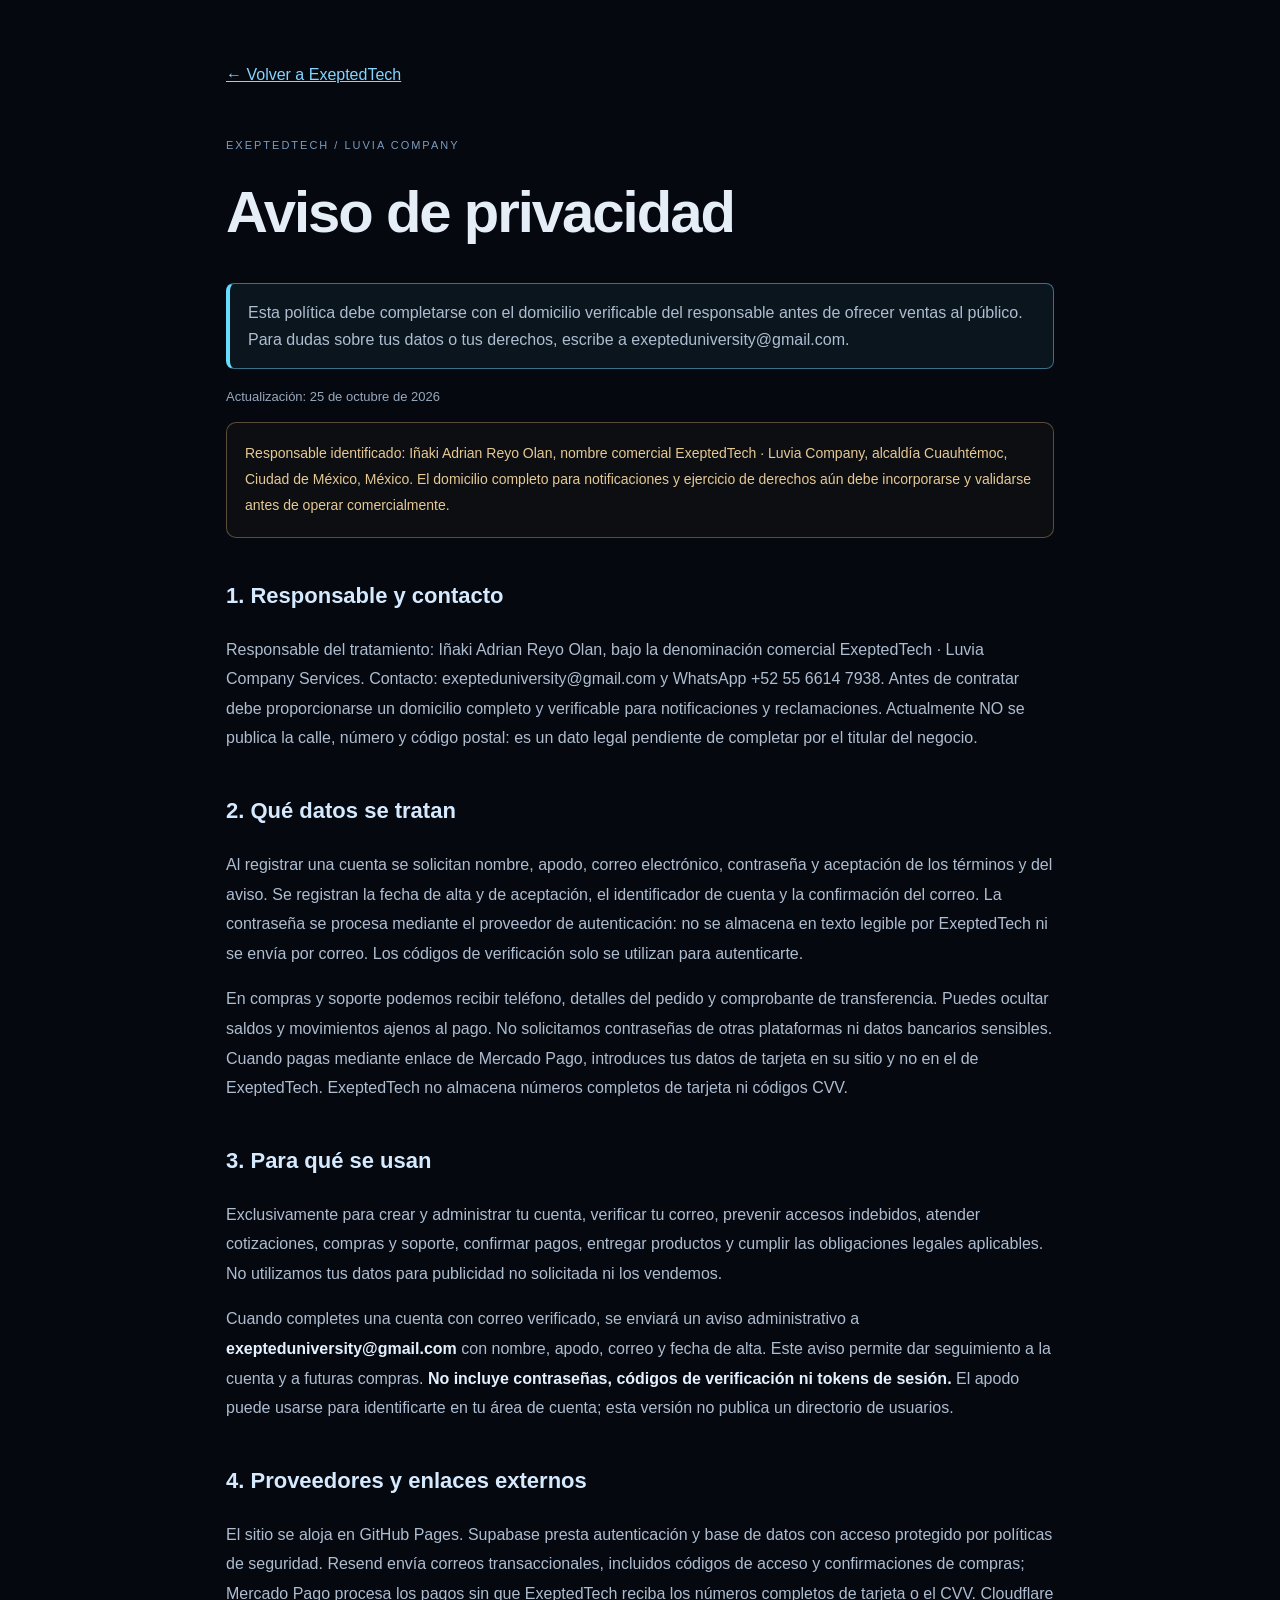
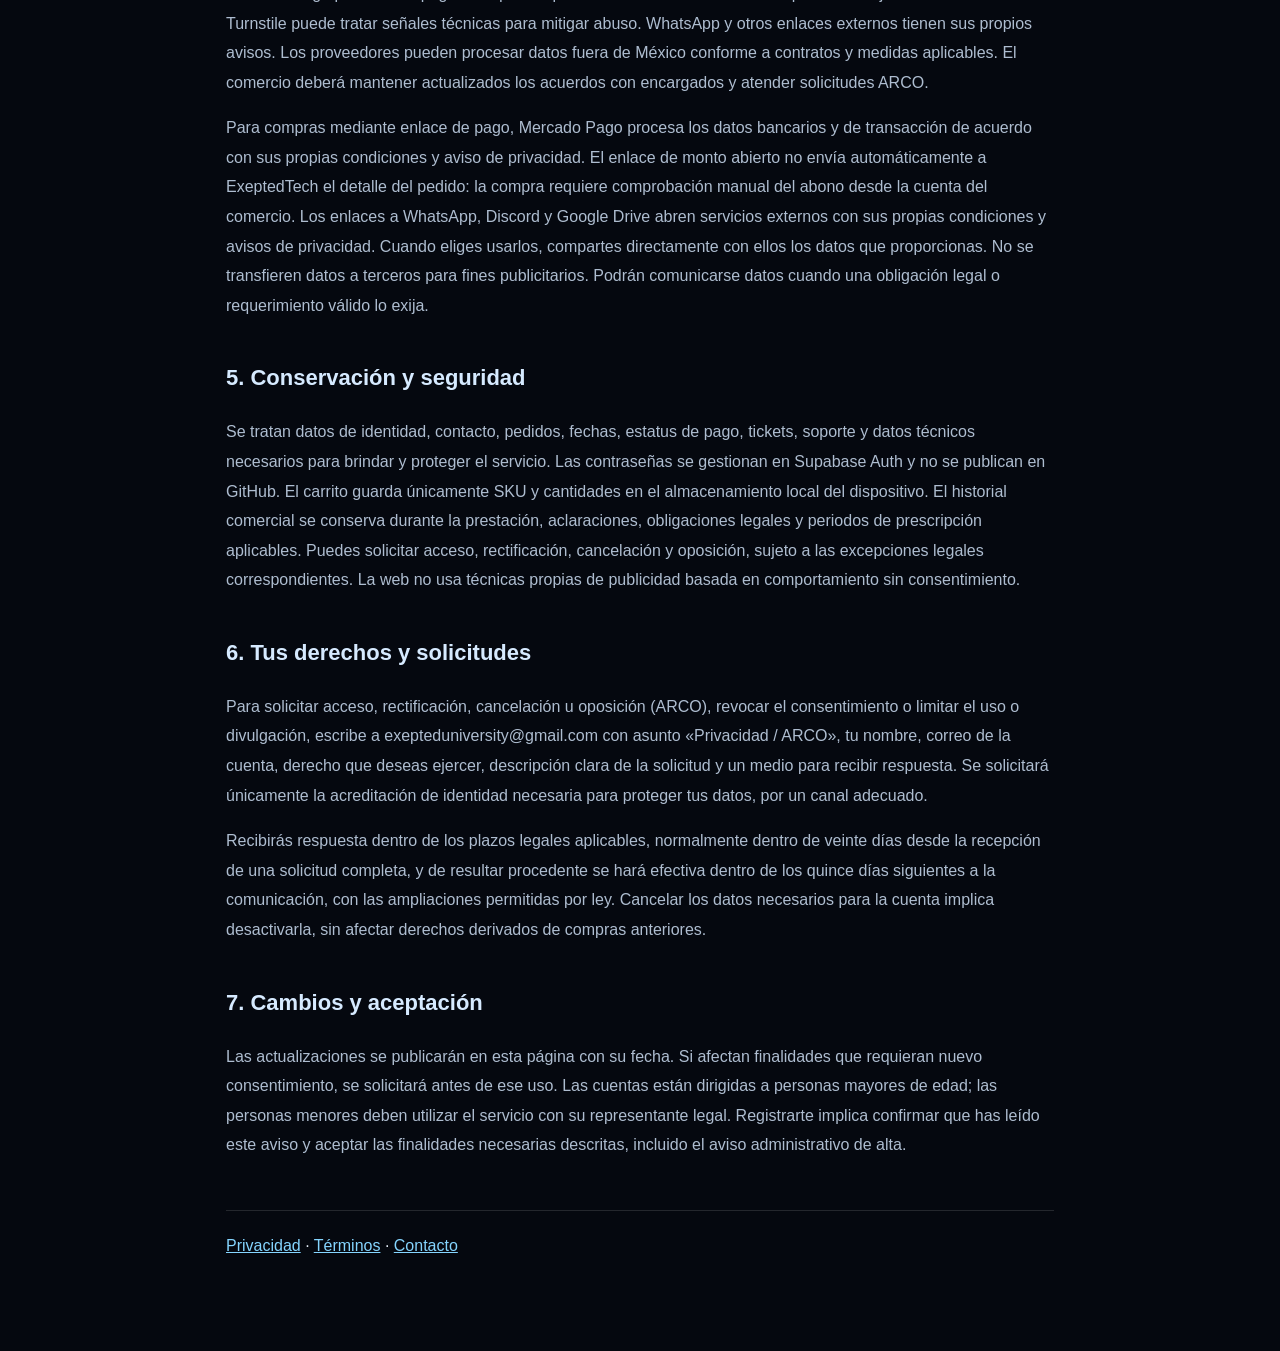
<file: privacidad.html>
<!DOCTYPE html>
<html lang="es"><head><meta charset="utf-8"/><meta content="width=device-width,initial-scale=1" name="viewport"/><meta content="#05080f" name="theme-color"/><meta content="Conoce el aviso de privacidad y tratamiento de datos de ExeptedTech, Luvia Company." name="description"/><meta content="index,follow" name="robots"/><link href="https://exeptedtech.xyz/privacidad.html" rel="canonical"/><title>Aviso de privacidad | ExeptedTech</title><link href="assets/brand-mark.webp" rel="icon"/><link href="legal.css" rel="stylesheet"/></head><body><main class="legal-page"><a class="back" href="index.html">← Volver a ExeptedTech</a><p class="eyebrow">EXEPTEDTECH / LUVIA COMPANY</p><h1>Aviso de privacidad</h1><p class="legal-important">Esta política debe completarse con el domicilio verificable del responsable antes de ofrecer ventas al público. Para dudas sobre tus datos o tus derechos, escribe a exepteduniversity@gmail.com.</p><p class="updated">Actualización: 25 de octubre de 2026</p><div class="notice">Responsable identificado: Iñaki Adrian Reyo Olan, nombre comercial ExeptedTech · Luvia Company, alcaldía Cuauhtémoc, Ciudad de México, México. El domicilio completo para notificaciones y ejercicio de derechos aún debe incorporarse y validarse antes de operar comercialmente.</div><h2>1. Responsable y contacto</h2><p>Responsable del tratamiento: Iñaki Adrian Reyo Olan, bajo la denominación comercial ExeptedTech · Luvia Company Services. Contacto: exepteduniversity@gmail.com y WhatsApp +52 55 6614 7938. Antes de contratar debe proporcionarse un domicilio completo y verificable para notificaciones y reclamaciones. Actualmente NO se publica la calle, número y código postal: es un dato legal pendiente de completar por el titular del negocio.</p><h2>2. Qué datos se tratan</h2><p>Al registrar una cuenta se solicitan nombre, apodo, correo electrónico, contraseña y aceptación de los términos y del aviso. Se registran la fecha de alta y de aceptación, el identificador de cuenta y la confirmación del correo. La contraseña se procesa mediante el proveedor de autenticación: no se almacena en texto legible por ExeptedTech ni se envía por correo. Los códigos de verificación solo se utilizan para autenticarte.</p><p>En compras y soporte podemos recibir teléfono, detalles del pedido y comprobante de transferencia. Puedes ocultar saldos y movimientos ajenos al pago. No solicitamos contraseñas de otras plataformas ni datos bancarios sensibles. Cuando pagas mediante enlace de Mercado Pago, introduces tus datos de tarjeta en su sitio y no en el de ExeptedTech. ExeptedTech no almacena números completos de tarjeta ni códigos CVV.</p><h2>3. Para qué se usan</h2><p>Exclusivamente para crear y administrar tu cuenta, verificar tu correo, prevenir accesos indebidos, atender cotizaciones, compras y soporte, confirmar pagos, entregar productos y cumplir las obligaciones legales aplicables. No utilizamos tus datos para publicidad no solicitada ni los vendemos.</p><p>Cuando completes una cuenta con correo verificado, se enviará un aviso administrativo a <strong>exepteduniversity@gmail.com</strong> con nombre, apodo, correo y fecha de alta. Este aviso permite dar seguimiento a la cuenta y a futuras compras. <strong>No incluye contraseñas, códigos de verificación ni tokens de sesión.</strong> El apodo puede usarse para identificarte en tu área de cuenta; esta versión no publica un directorio de usuarios.</p><h2>4. Proveedores y enlaces externos</h2><p>El sitio se aloja en GitHub Pages. Supabase presta autenticación y base de datos con acceso protegido por políticas de seguridad. Resend envía correos transaccionales, incluidos códigos de acceso y confirmaciones de compras; Mercado Pago procesa los pagos sin que ExeptedTech reciba los números completos de tarjeta o el CVV. Cloudflare Turnstile puede tratar señales técnicas para mitigar abuso. WhatsApp y otros enlaces externos tienen sus propios avisos. Los proveedores pueden procesar datos fuera de México conforme a contratos y medidas aplicables. El comercio deberá mantener actualizados los acuerdos con encargados y atender solicitudes ARCO.</p><p>Para compras mediante enlace de pago, Mercado Pago procesa los datos bancarios y de transacción de acuerdo con sus propias condiciones y aviso de privacidad. El enlace de monto abierto no envía automáticamente a ExeptedTech el detalle del pedido: la compra requiere comprobación manual del abono desde la cuenta del comercio. Los enlaces a WhatsApp, Discord y Google Drive abren servicios externos con sus propias condiciones y avisos de privacidad. Cuando eliges usarlos, compartes directamente con ellos los datos que proporcionas. No se transfieren datos a terceros para fines publicitarios. Podrán comunicarse datos cuando una obligación legal o requerimiento válido lo exija.</p><h2>5. Conservación y seguridad</h2><p>Se tratan datos de identidad, contacto, pedidos, fechas, estatus de pago, tickets, soporte y datos técnicos necesarios para brindar y proteger el servicio. Las contraseñas se gestionan en Supabase Auth y no se publican en GitHub. El carrito guarda únicamente SKU y cantidades en el almacenamiento local del dispositivo. El historial comercial se conserva durante la prestación, aclaraciones, obligaciones legales y periodos de prescripción aplicables. Puedes solicitar acceso, rectificación, cancelación y oposición, sujeto a las excepciones legales correspondientes. La web no usa técnicas propias de publicidad basada en comportamiento sin consentimiento.</p><h2>6. Tus derechos y solicitudes</h2><p>Para solicitar acceso, rectificación, cancelación u oposición (ARCO), revocar el consentimiento o limitar el uso o divulgación, escribe a exepteduniversity@gmail.com con asunto «Privacidad / ARCO», tu nombre, correo de la cuenta, derecho que deseas ejercer, descripción clara de la solicitud y un medio para recibir respuesta. Se solicitará únicamente la acreditación de identidad necesaria para proteger tus datos, por un canal adecuado.</p><p>Recibirás respuesta dentro de los plazos legales aplicables, normalmente dentro de veinte días desde la recepción de una solicitud completa, y de resultar procedente se hará efectiva dentro de los quince días siguientes a la comunicación, con las ampliaciones permitidas por ley. Cancelar los datos necesarios para la cuenta implica desactivarla, sin afectar derechos derivados de compras anteriores.</p><h2>7. Cambios y aceptación</h2><p>Las actualizaciones se publicarán en esta página con su fecha. Si afectan finalidades que requieran nuevo consentimiento, se solicitará antes de ese uso. Las cuentas están dirigidas a personas mayores de edad; las personas menores deben utilizar el servicio con su representante legal. Registrarte implica confirmar que has leído este aviso y aceptar las finalidades necesarias descritas, incluido el aviso administrativo de alta.</p><footer><a href="privacidad.html">Privacidad</a> · <a href="terminos.html">Términos</a> · <a href="index.html#contacto">Contacto</a></footer></main></body></html>
</file>
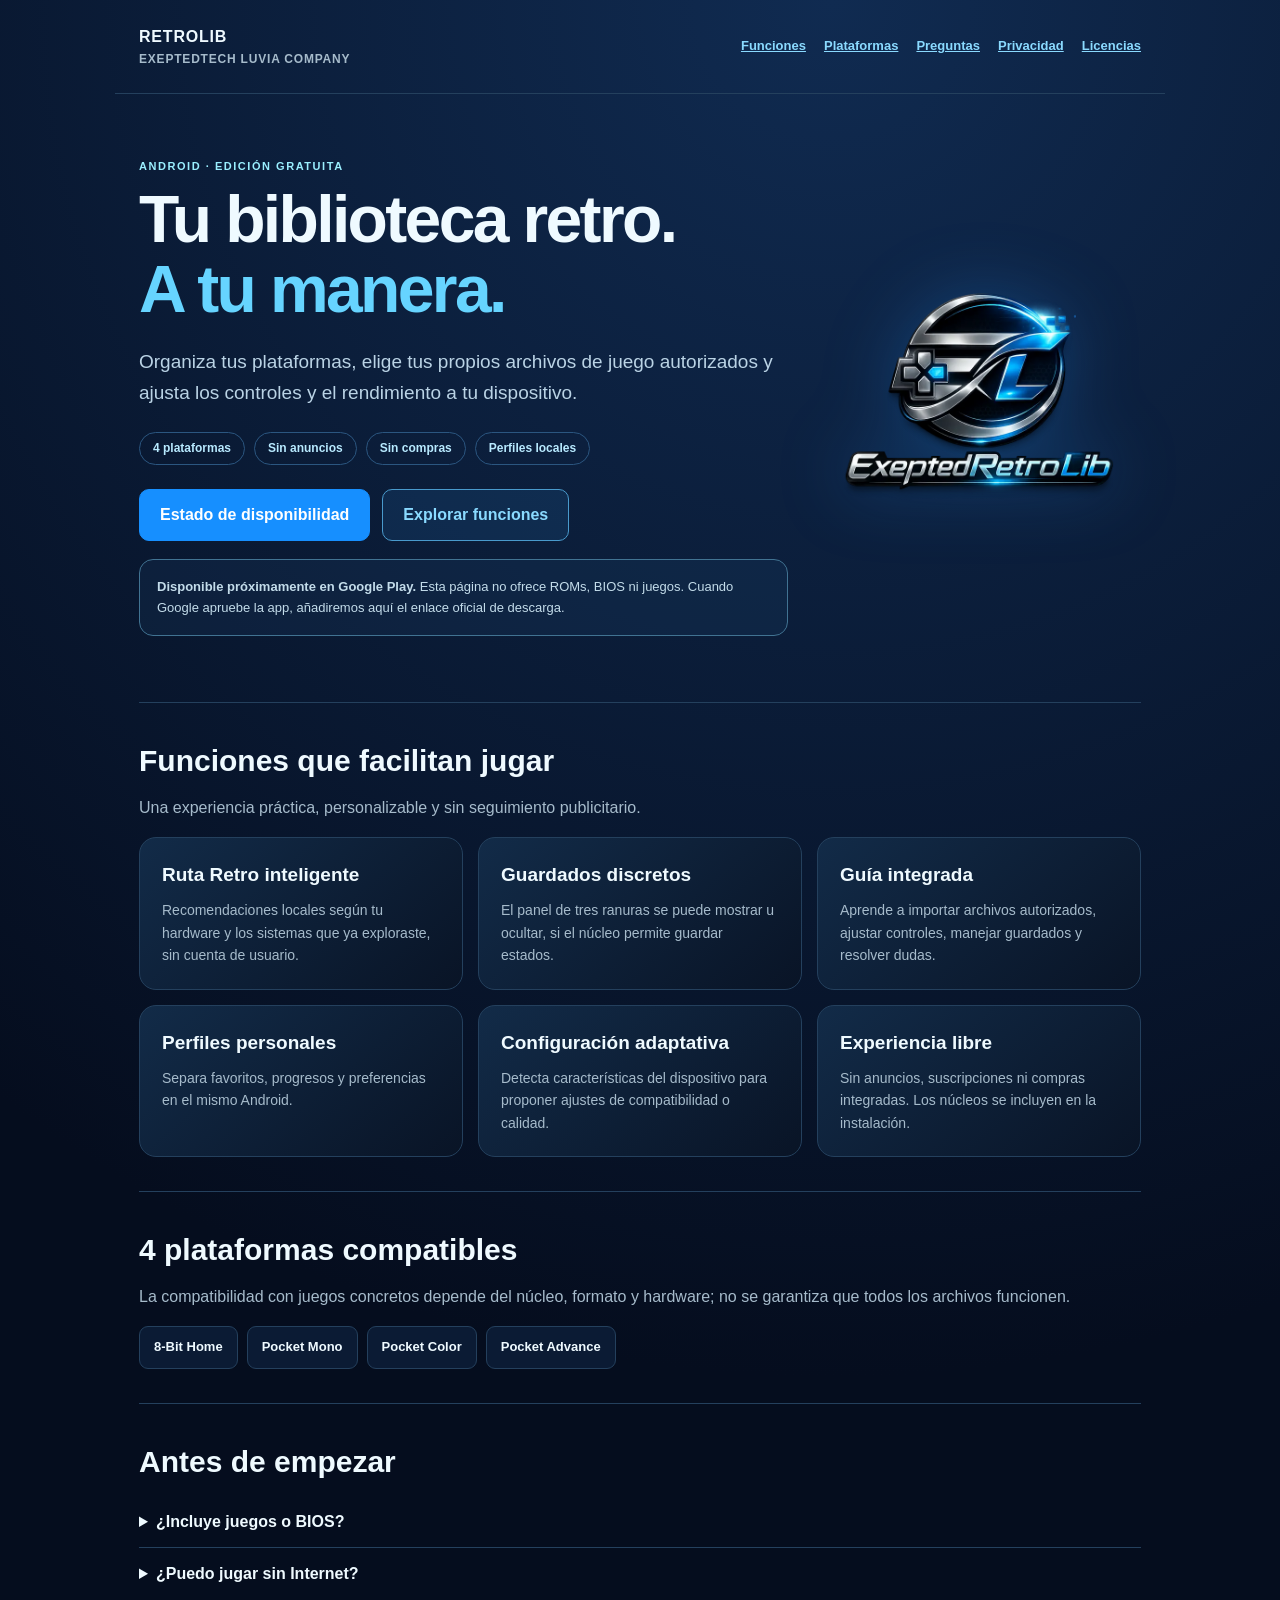
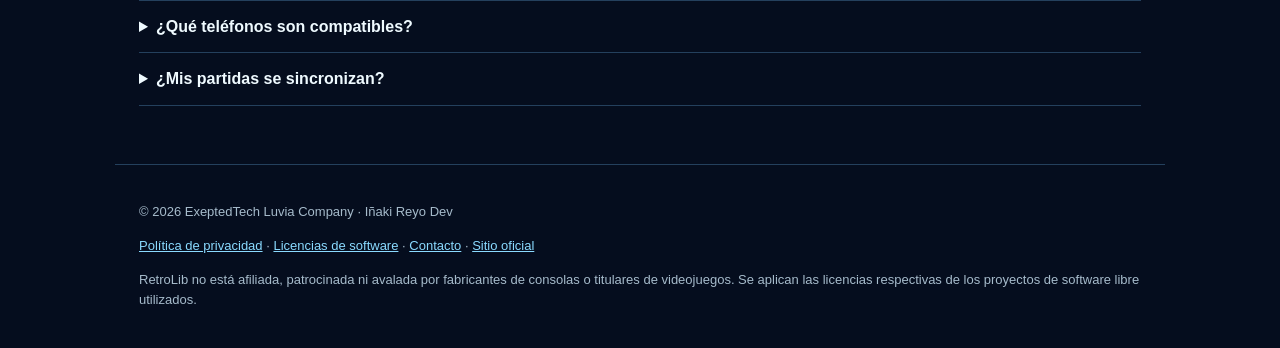
<file: retrolib.html>
<!doctype html>
<html lang="es-MX"><head><meta charset="utf-8"><meta name="viewport" content="width=device-width,initial-scale=1"><meta name="theme-color" content="#041023">
<meta name="description" content="RetroLib Libre: biblioteca personal de emulación retro para Android con 4 plataformas, perfiles locales, controles táctiles y guardados compatibles. Sin anuncios ni compras.">
<title>RetroLib Libre | ExeptedTech Luvia Company</title>
<link rel="canonical" href="https://exeptedtech.xyz/retrolib.html">
<meta property="og:title" content="RetroLib Libre | ExeptedTech Luvia Company">
<meta property="og:description" content="4 plataformas retro para Android, sin anuncios ni compras. Conoce RetroLib Libre y su lanzamiento en Google Play.">
<meta property="og:type" content="website">
<meta property="og:url" content="https://exeptedtech.xyz/retrolib.html">
<meta property="og:image" content="https://exeptedtech.xyz/retrolib-logo.webp">
<style>
:root{color-scheme:dark;--bg:#050d1e;--panel:#0c1930;--line:#24405d;--text:#effaff;--muted:#a6bbcb;--accent:#36baff}*{box-sizing:border-box}html{scroll-behavior:smooth}body{margin:0;background:radial-gradient(circle at 65% 0%,#102b51,var(--bg) 65%);font:16px/1.6 Arial,sans-serif;color:var(--text)}a{color:#8adaff}a:focus-visible,button:focus-visible{outline:3px solid #fff;outline-offset:4px}header,main,footer{max-width:1050px;margin:auto;padding:24px}header{display:flex;align-items:center;justify-content:space-between;gap:16px;border-bottom:1px solid var(--line)}.brand{font-weight:800;letter-spacing:.05em}.brand small{display:block;font-size:12px;color:var(--muted)}nav{display:flex;flex-wrap:wrap;gap:18px;font-weight:bold;font-size:13px}.hero{display:grid;grid-template-columns:1.4fr .7fr;align-items:center;gap:28px;padding:40px 0 48px}h1{font-size:clamp(38px,6vw,66px);line-height:1.06;letter-spacing:-.04em;margin:10px 0 22px}h1 em{color:#66d4ff;font-style:normal}.lead{font-size:19px;color:#bad3e5;max-width:690px}.tag{color:#9aefff;letter-spacing:.14em;font-size:11px;font-weight:800}.logo{width:100%;max-width:345px;object-fit:contain;filter:drop-shadow(0 0 34px rgba(35,153,255,.25))}.pills{display:flex;gap:9px;flex-wrap:wrap;margin:24px 0}.pills span{border:1px solid #2b5680;border-radius:30px;padding:6px 13px;color:#b8eaff;font-weight:700;font-size:12px}.actions{display:flex;flex-wrap:wrap;gap:12px}.action{display:inline-block;text-decoration:none;padding:12px 20px;border:1px solid #499acc;border-radius:10px;font-weight:bold;background:rgba(30,101,158,.2)}.action.primary{background:#168fff;color:#fff;border-color:#168fff}.notice{border:1px solid #417392;border-radius:14px;background:rgba(34,82,127,.15);padding:17px;margin:18px 0;color:#c3dcea;font-size:13px}.section{padding:34px 0;border-top:1px solid var(--line)}h2{font-size:30px;margin:0 0 10px}.subtitle{color:var(--muted);margin-top:0}.grid{display:grid;grid-template-columns:repeat(3,1fr);gap:15px}.card{padding:22px;border:1px solid var(--line);border-radius:17px;background:linear-gradient(140deg,#122b48,#091426)}.card strong{font-size:19px;display:block;margin-bottom:9px}.card p{margin:0;color:var(--muted);font-size:14px}.systems{display:flex;flex-wrap:wrap;gap:9px}.systems span{border:1px solid var(--line);padding:10px 14px;border-radius:9px;background:#0b1b34;font-weight:700;font-size:13px}.faq details{border-bottom:1px solid var(--line);padding:13px 0}.faq summary{font-weight:bold;cursor:pointer}.faq p{color:var(--muted)}footer{border-top:1px solid var(--line);font-size:13px;color:var(--muted)}@media(max-width:700px){.hero{grid-template-columns:1fr;padding-top:30px}.logo{max-height:225px}.grid{grid-template-columns:1fr}header{align-items:flex-start;flex-direction:column}h2{font-size:24px}}
</style></head><body>
<header><div class="brand">RETROLIB <small>EXEPTEDTECH LUVIA COMPANY</small></div><nav aria-label="Navegación"><a href="#funciones">Funciones</a><a href="#sistemas">Plataformas</a><a href="#preguntas">Preguntas</a><a href="privacidad-retrolib.html">Privacidad</a><a href="licencias-retrolib.html">Licencias</a></nav></header>
<main><section class="hero"><div><div class="tag">ANDROID · EDICIÓN GRATUITA</div><h1>Tu biblioteca retro.<br><em>A tu manera.</em></h1><p class="lead">Organiza tus plataformas, elige tus propios archivos de juego autorizados y ajusta los controles y el rendimiento a tu dispositivo.</p><div class="pills"><span>4 plataformas</span><span>Sin anuncios</span><span>Sin compras</span><span>Perfiles locales</span></div><div class="actions"><a class="action primary" href="#estado-publicacion">Estado de disponibilidad</a><a class="action" href="#funciones">Explorar funciones</a></div><p class="notice" id="estado-publicacion"><strong>Disponible próximamente en Google Play.</strong> Esta página no ofrece ROMs, BIOS ni juegos. Cuando Google apruebe la app, añadiremos aquí el enlace oficial de descarga.</p></div><img class="logo" src="retrolib-logo.webp" width="345" height="345" alt="Logo original de RetroLib"></section>
<section class="section" id="funciones"><h2>Funciones que facilitan jugar</h2><p class="subtitle">Una experiencia práctica, personalizable y sin seguimiento publicitario.</p><div class="grid"><div class="card"><strong>Ruta Retro inteligente</strong><p>Recomendaciones locales según tu hardware y los sistemas que ya exploraste, sin cuenta de usuario.</p></div><div class="card"><strong>Guardados discretos</strong><p>El panel de tres ranuras se puede mostrar u ocultar, si el núcleo permite guardar estados.</p></div><div class="card"><strong>Guía integrada</strong><p>Aprende a importar archivos autorizados, ajustar controles, manejar guardados y resolver dudas.</p></div><div class="card"><strong>Perfiles personales</strong><p>Separa favoritos, progresos y preferencias en el mismo Android.</p></div><div class="card"><strong>Configuración adaptativa</strong><p>Detecta características del dispositivo para proponer ajustes de compatibilidad o calidad.</p></div><div class="card"><strong>Experiencia libre</strong><p>Sin anuncios, suscripciones ni compras integradas. Los núcleos se incluyen en la instalación.</p></div></div></section>
<section class="section" id="sistemas"><h2>4 plataformas compatibles</h2><p class="subtitle">La compatibilidad con juegos concretos depende del núcleo, formato y hardware; no se garantiza que todos los archivos funcionen.</p><div class="systems"><span>8-Bit Home</span><span>Pocket Mono</span><span>Pocket Color</span><span>Pocket Advance</span></div></section>
<section class="section faq" id="preguntas"><h2>Antes de empezar</h2><details><summary>¿Incluye juegos o BIOS?</summary><p>No. Debes usar únicamente archivos que tengas derecho a utilizar.</p></details><details><summary>¿Puedo jugar sin Internet?</summary><p>Los motores se encuentran dentro de la aplicación; algunas funciones externas o enlaces requieren Internet.</p></details><details><summary>¿Qué teléfonos son compatibles?</summary><p>Android 6.0 o posterior como requisito mínimo del paquete. Los sistemas exigentes pueden requerir más recursos y no funcionar bien en todos los equipos.</p></details><details><summary>¿Mis partidas se sincronizan?</summary><p>No. Los datos son locales y pueden perderse si borras almacenamiento o desinstalas la app.</p></details></section>
</main><footer><p>© 2026 ExeptedTech Luvia Company · Iñaki Reyo Dev</p><p><a href="privacidad-retrolib.html">Política de privacidad</a> · <a href="licencias-retrolib.html">Licencias de software</a> · <a href="mailto:exepteduniversity@gmail.com">Contacto</a> · <a href="https://www.exeptedtech.xyz">Sitio oficial</a></p><p>RetroLib no está afiliada, patrocinada ni avalada por fabricantes de consolas o titulares de videojuegos. Se aplican las licencias respectivas de los proyectos de software libre utilizados.</p></footer></body></html>
</file>
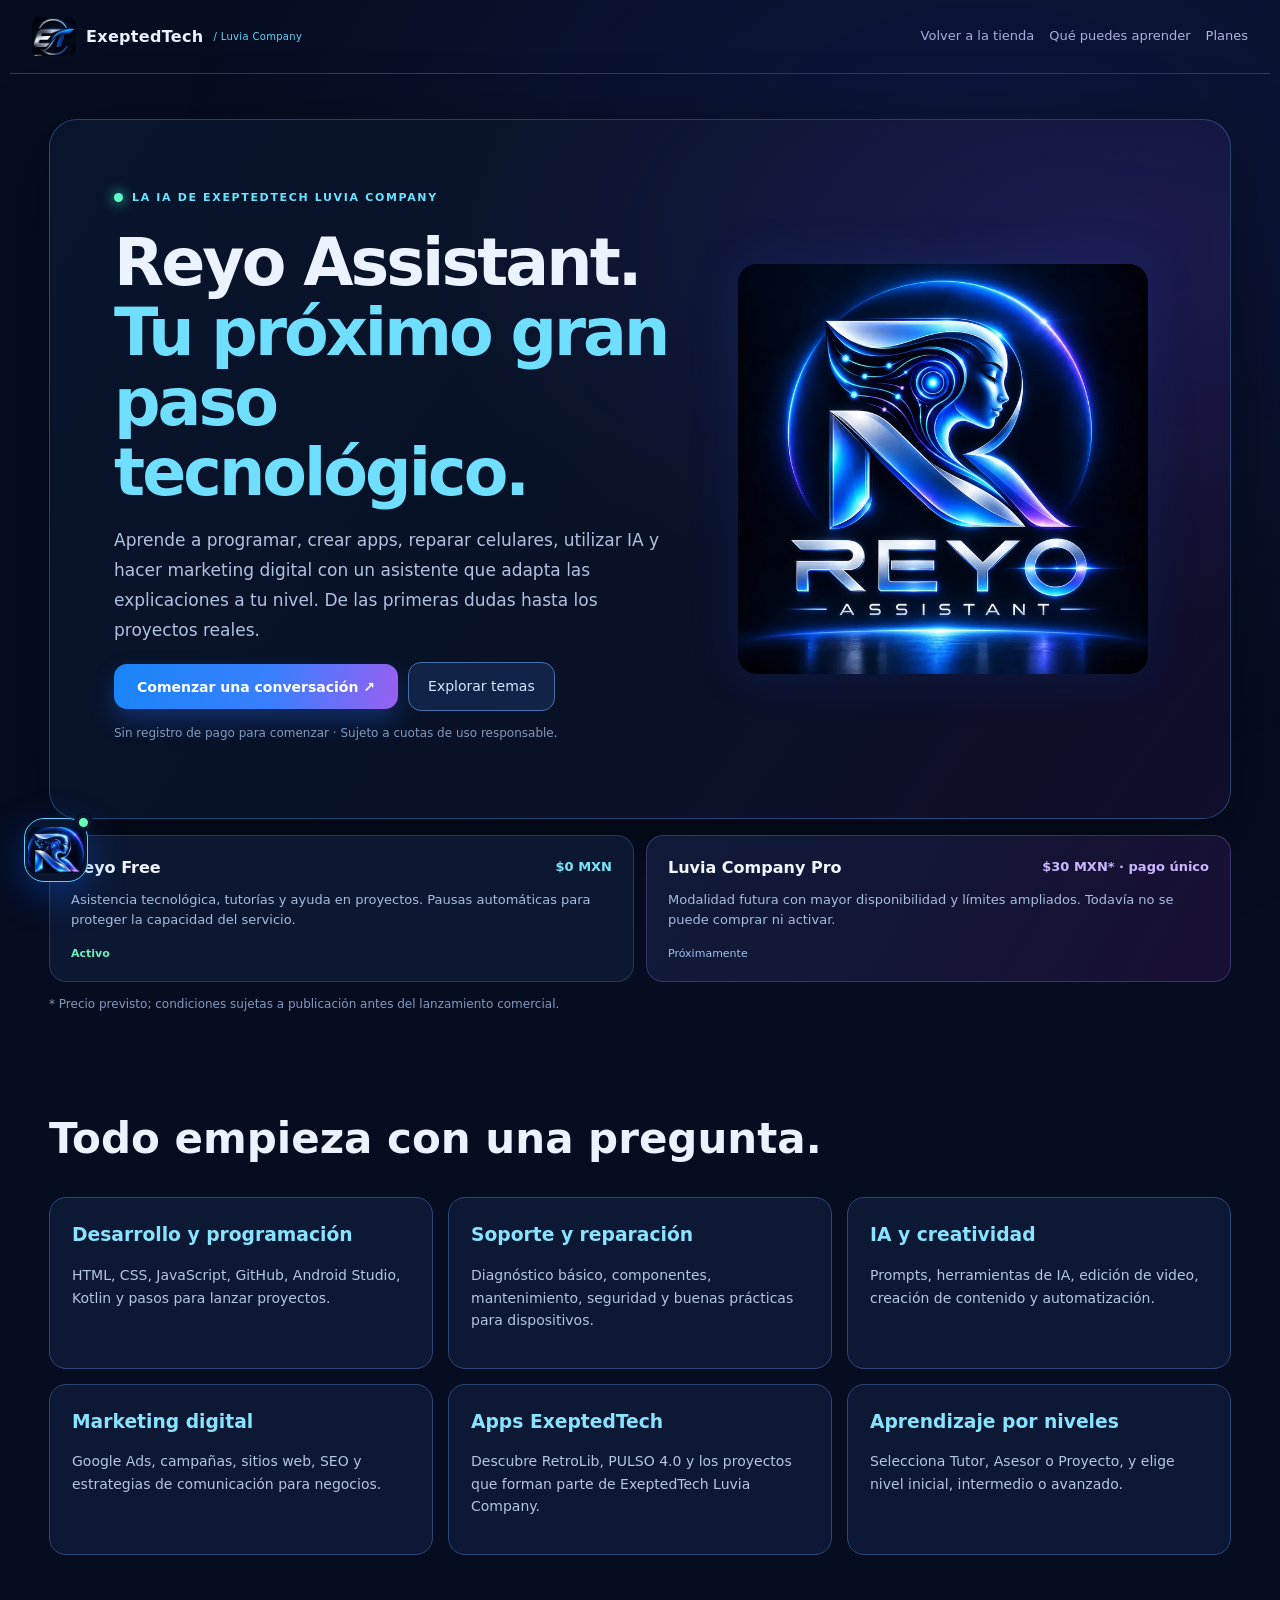
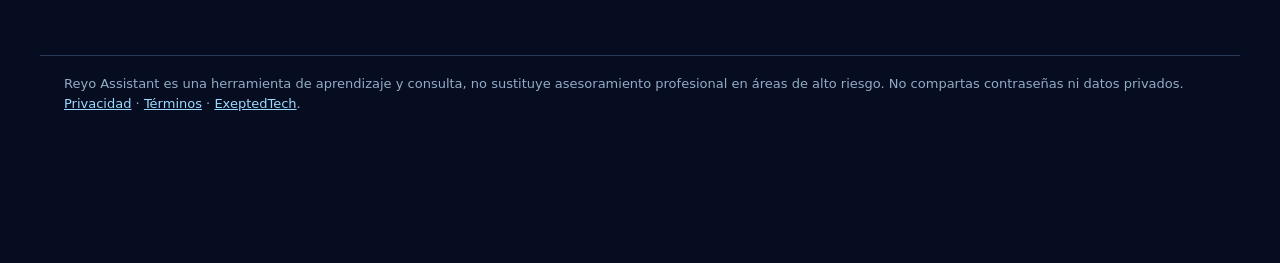
<file: reyo.html>
<!doctype html><html lang="es-MX"><head><meta charset="utf-8"><meta name="viewport" content="width=device-width,initial-scale=1,viewport-fit=cover"><meta name="theme-color" content="#071126"><meta http-equiv="Content-Security-Policy" content="default-src 'self'; script-src 'self'; style-src 'self' 'unsafe-inline'; img-src 'self' data:; connect-src 'self' https://reyo-assistant-servidor.onrender.com; object-src 'none'; base-uri 'self'; form-action 'self'"><title>Reyo Assistant | Aprende tecnología con ExeptedTech</title><meta name="description" content="Reyo Assistant, tutor tecnológico de ExeptedTech Luvia Company: programación, Android, IA, edición de video, reparación y marketing digital."><link rel="icon" href="assets/reyo-assistant-icon.webp" type="image/webp"><link rel="preload" as="image" href="assets/reyo-assistant-logo.webp"><link rel="stylesheet" href="reyo/assistant.css?v=3.1"><link rel="stylesheet" href="reyo/assistant-v3.css?v=3.1"><link rel="stylesheet" href="reyo/shop-integration.css?v=3.1"><style>*{box-sizing:border-box}html{scroll-behavior:smooth}body{margin:0;font-family:Inter,system-ui,sans-serif;background:#060d20;color:#eaf3ff;line-height:1.6}body::before{content:"";position:fixed;inset:0;background:radial-gradient(ellipse at 77% 20%,#1a2a7b55,transparent 58%);pointer-events:none}a{color:inherit}header{min-height:74px;border-bottom:1px solid #22406a;display:flex;align-items:center;justify-content:space-between;gap:15px;max-width:1260px;margin:auto;padding:14px 22px}header a{text-decoration:none}header .identity{display:flex;gap:10px;align-items:center;font-weight:800;letter-spacing:.02em}header .identity img{width:44px;height:44px;object-fit:contain;border-radius:10px}header .identity small{display:block;color:#67d9ff;font-size:10px;font-weight:500}header nav{display:flex;flex-wrap:wrap;gap:15px;font-size:13px;color:#d2dcfa}main{position:relative} .section{padding:35px 24px 70px;margin:auto;max-width:1230px}.xt-reyo-section{margin:auto}.xt-reyo-shell{min-height:540px}.landing-heading{font-size:clamp(24px,4vw,42px);margin:0 0 16px}.landing-learning{display:grid;grid-template-columns:repeat(3,minmax(0,1fr));gap:15px;margin-top:25px}.landing-learning article{background:#0d1934;border:1px solid #2b4778;border-radius:17px;padding:22px}.landing-learning h3{margin:0 0 8px;color:#89e3ff}.landing-learning p{color:#b4c5df;font-size:14px}.landing-footer{max-width:1200px;margin:30px auto 130px;padding:18px 24px;color:#93abc6;font-size:13px;border-top:1px solid #2a3a5b}.landing-footer a{color:#9edaff} .xt-reyo-primary{display:inline-flex;align-items:center;justify-content:center;padding:12px 23px;border-radius:13px;font:700 14px system-ui} @media(max-width:700px){header nav{font-size:12px}header{padding:10px 13px}.section{padding:20px 14px 40px}.landing-learning{grid-template-columns:1fr}.landing-footer{margin-bottom:110px}}</style></head><body><header><a href="index.html" class="identity"><img src="assets/brand-mark.webp" alt="" width="44" height="44">ExeptedTech <small> / Luvia Company</small></a><nav><a href="index.html">Volver a la tienda</a><a href="#temas">Qué puedes aprender</a><a href="#planes">Planes</a></nav></header><main><section class="section xt-reyo-section" id="inicio"><div class="xt-reyo-shell"><div class="xt-reyo-info"><span class="xt-reyo-eyebrow">La IA de ExeptedTech Luvia Company</span><h1 style="font-size:clamp(37px,5.4vw,65px);letter-spacing:-.045em;line-height:1.08;margin:18px 0">Reyo Assistant.<br><span style="color:#70dfff">Tu próximo gran paso tecnológico.</span></h1><p class="xt-reyo-intro">Aprende a programar, crear apps, reparar celulares, utilizar IA y hacer marketing digital con un asistente que adapta las explicaciones a tu nivel. De las primeras dudas hasta los proyectos reales.</p><div class="xt-reyo-buttons"><button class="xt-reyo-primary" data-reyo-open type="button">Comenzar una conversación ↗</button><a href="#temas" class="button xt-reyo-secondary" style="border-radius:13px;padding:12px 19px;text-decoration:none;font-size:14px">Explorar temas</a></div><p class="xt-reyo-sub">Sin registro de pago para comenzar · Sujeto a cuotas de uso responsable.</p></div><div class="xt-reyo-art"><img src="assets/reyo-assistant-logo.webp" alt="Logo oficial de Reyo Assistant: emblema tecnológico azul, violeta y plata" width="720" height="720"></div></div><div class="xt-reyo-plans" id="planes"><article class="xt-reyo-plan"><strong>Reyo Free <span>$0 MXN</span></strong><p>Asistencia tecnológica, tutorías y ayuda en proyectos. Pausas automáticas para proteger la capacidad del servicio.</p><div class="xt-reyo-availability"><b>Activo</b></div></article><article class="xt-reyo-plan xt-reyo-plan-pro"><strong>Luvia Company Pro <span>$30 MXN* · pago único</span></strong><p>Modalidad futura con mayor disponibilidad y límites ampliados. Todavía no se puede comprar ni activar.</p><div class="xt-reyo-availability">Próximamente</div></article></div><p class="xt-reyo-sub">* Precio previsto; condiciones sujetas a publicación antes del lanzamiento comercial.</p></section><section class="section" id="temas"><h2 class="landing-heading">Todo empieza con una pregunta.</h2><div class="landing-learning"><article><h3>Desarrollo y programación</h3><p>HTML, CSS, JavaScript, GitHub, Android Studio, Kotlin y pasos para lanzar proyectos.</p></article><article><h3>Soporte y reparación</h3><p>Diagnóstico básico, componentes, mantenimiento, seguridad y buenas prácticas para dispositivos.</p></article><article><h3>IA y creatividad</h3><p>Prompts, herramientas de IA, edición de video, creación de contenido y automatización.</p></article><article><h3>Marketing digital</h3><p>Google Ads, campañas, sitios web, SEO y estrategias de comunicación para negocios.</p></article><article><h3>Apps ExeptedTech</h3><p>Descubre RetroLib, PULSO 4.0 y los proyectos que forman parte de ExeptedTech Luvia Company.</p></article><article><h3>Aprendizaje por niveles</h3><p>Selecciona Tutor, Asesor o Proyecto, y elige nivel inicial, intermedio o avanzado.</p></article></div></section></main><footer class="landing-footer">Reyo Assistant es una herramienta de aprendizaje y consulta, no sustituye asesoramiento profesional en áreas de alto riesgo. No compartas contraseñas ni datos privados. <a href="privacidad.html">Privacidad</a> · <a href="terminos.html">Términos</a> · <a href="index.html">ExeptedTech</a>.</footer><script defer src="reyo-config.js?v=3.1"></script><script defer src="reyo/assistant.js?v=3.1"></script></body></html>
</file>
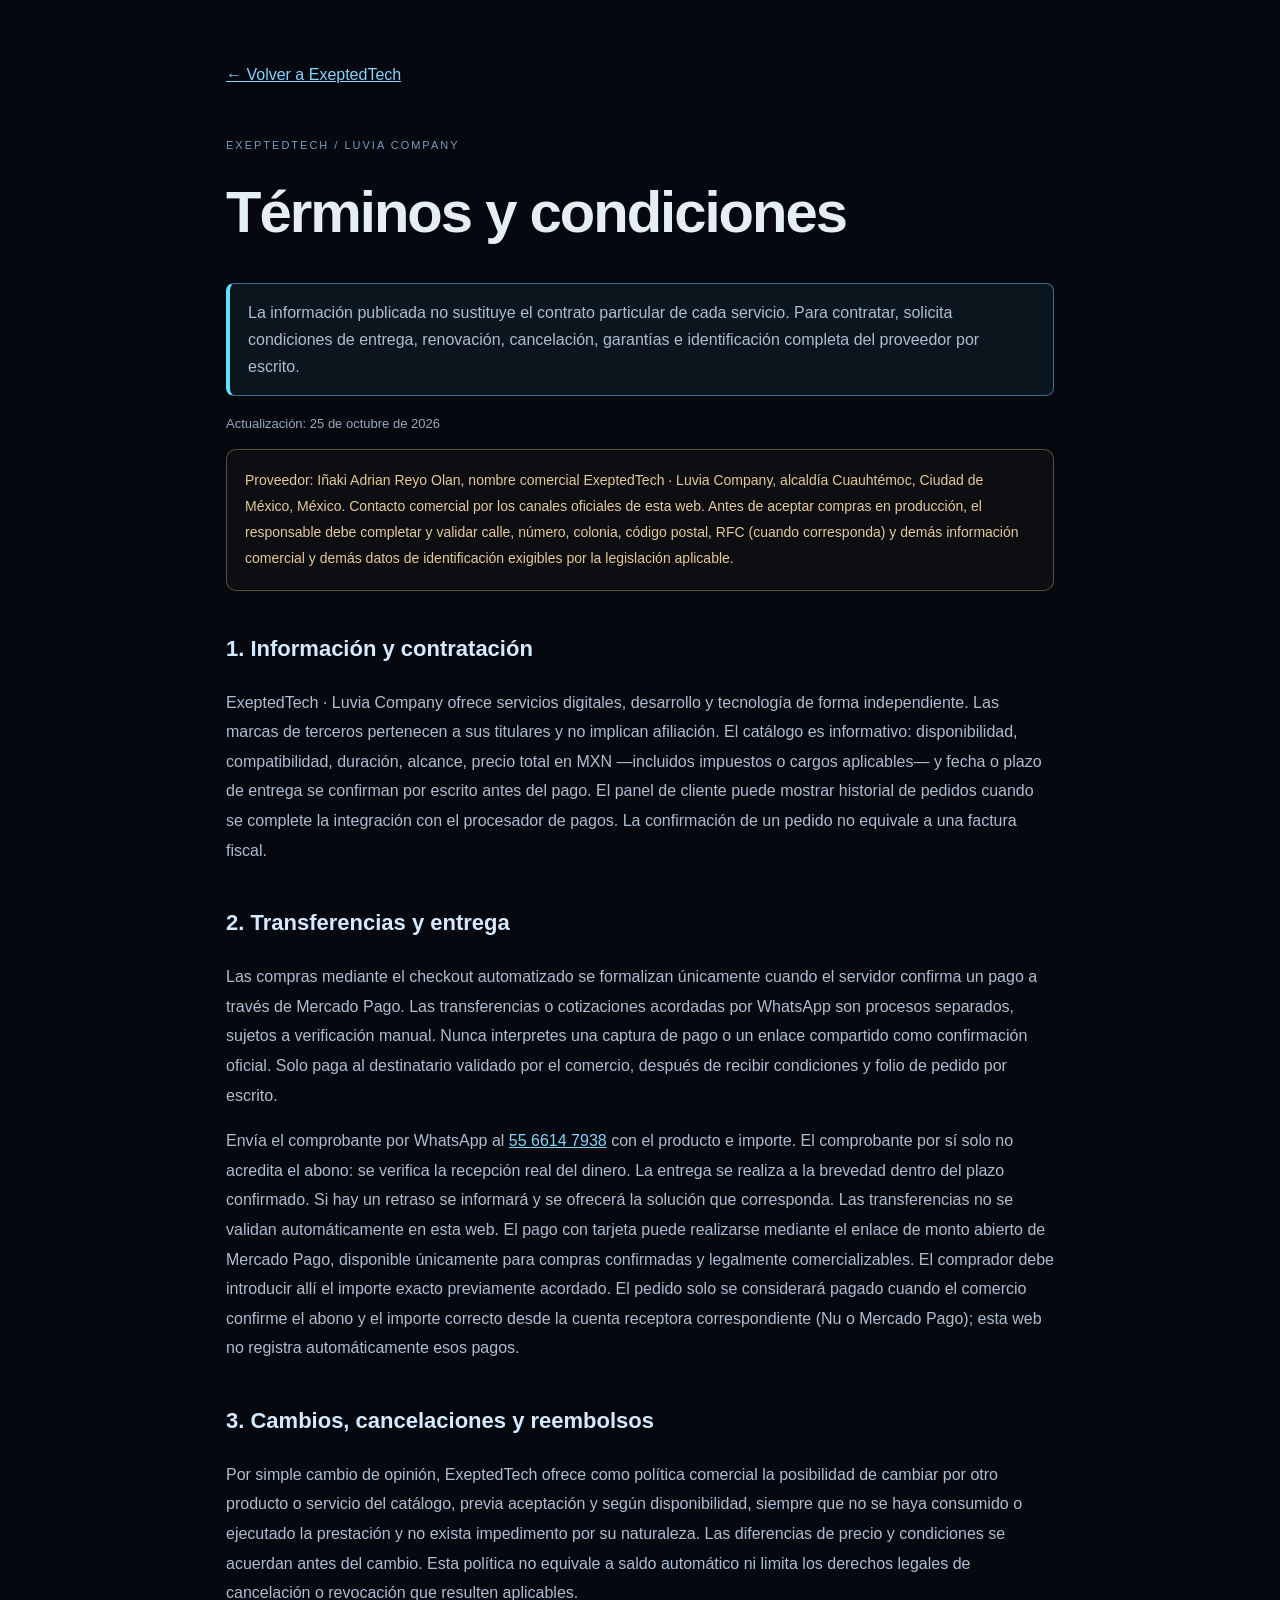
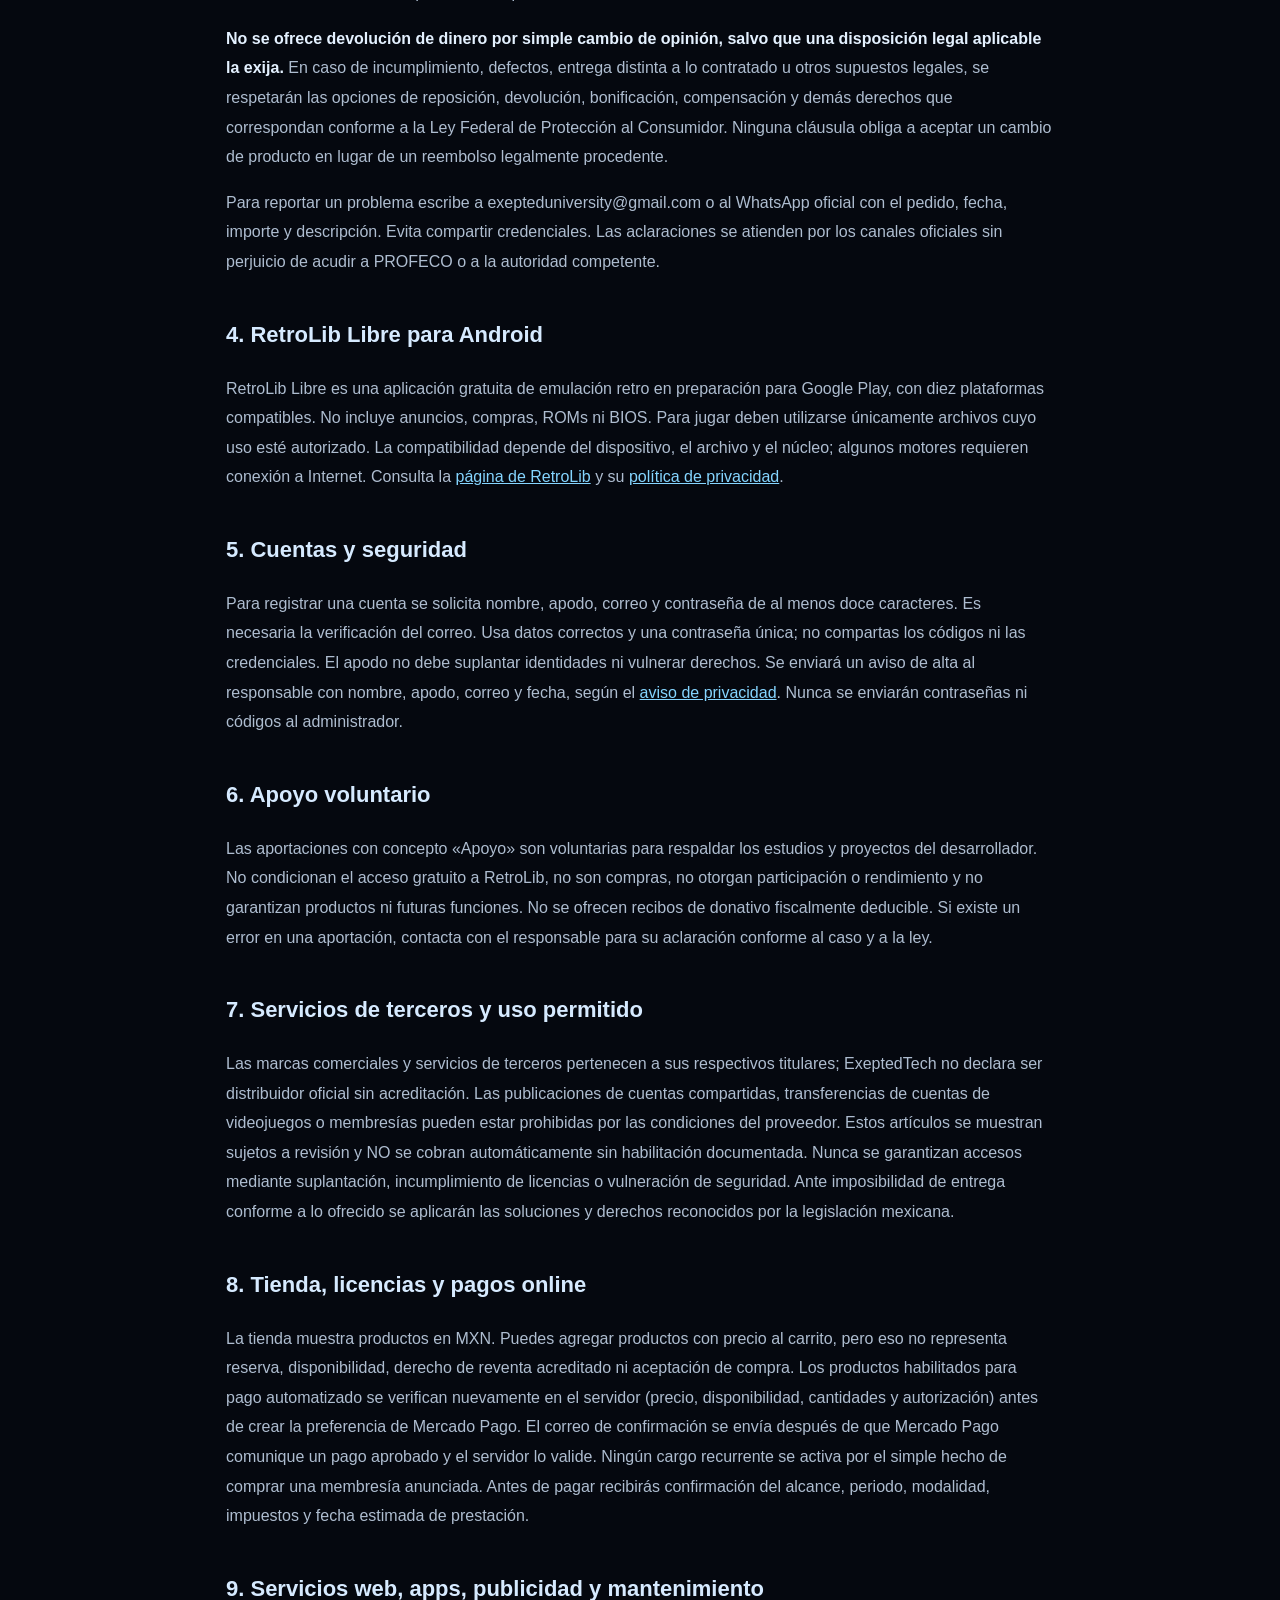
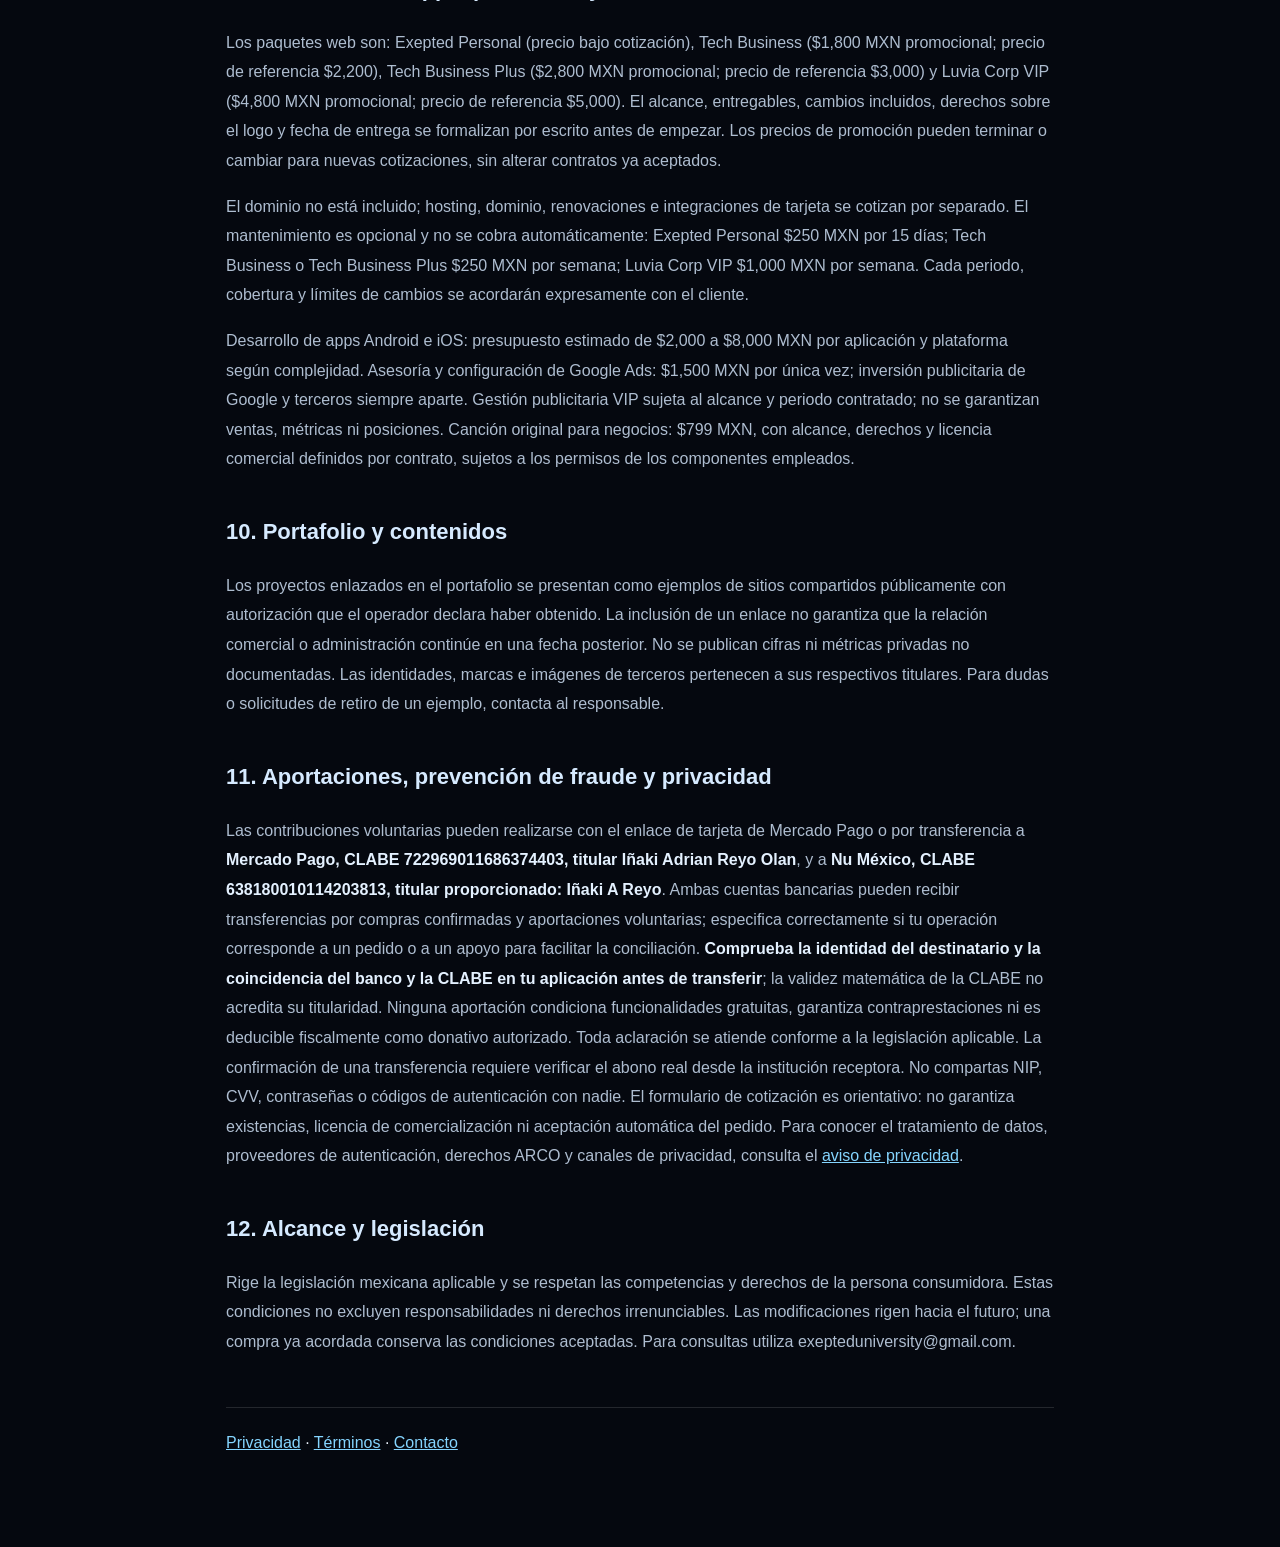
<file: terminos.html>
<!DOCTYPE html>

<html lang="es"><head><meta charset="utf-8"/><meta content="width=device-width,initial-scale=1" name="viewport"/><meta content="#05080f" name="theme-color"/><meta content="Términos y condiciones de ExeptedTech: proyectos web, mantenimiento, pagos, promociones, entregas y soporte." name="description"/><meta content="index,follow" name="robots"/><link href="https://exeptedtech.xyz/terminos.html" rel="canonical"/><title>Términos y condiciones | ExeptedTech</title><link href="assets/brand-mark.webp" rel="icon"/><link href="legal.css" rel="stylesheet"/></head><body><main class="legal-page"><a class="back" href="index.html">← Volver a ExeptedTech</a><p class="eyebrow">EXEPTEDTECH / LUVIA COMPANY</p><h1>Términos y condiciones</h1><p class="legal-important">La información publicada no sustituye el contrato particular de cada servicio. Para contratar, solicita condiciones de entrega, renovación, cancelación, garantías e identificación completa del proveedor por escrito.</p><p class="updated">Actualización: 25 de octubre de 2026</p><div class="notice">Proveedor: Iñaki Adrian Reyo Olan, nombre comercial ExeptedTech · Luvia Company, alcaldía Cuauhtémoc, Ciudad de México, México. Contacto comercial por los canales oficiales de esta web. Antes de aceptar compras en producción, el responsable debe completar y validar calle, número, colonia, código postal, RFC (cuando corresponda) y demás información comercial y demás datos de identificación exigibles por la legislación aplicable.</div><h2>1. Información y contratación</h2><p>ExeptedTech · Luvia Company ofrece servicios digitales, desarrollo y tecnología de forma independiente. Las marcas de terceros pertenecen a sus titulares y no implican afiliación. El catálogo es informativo: disponibilidad, compatibilidad, duración, alcance, precio total en MXN —incluidos impuestos o cargos aplicables— y fecha o plazo de entrega se confirman por escrito antes del pago. El panel de cliente puede mostrar historial de pedidos cuando se complete la integración con el procesador de pagos. La confirmación de un pedido no equivale a una factura fiscal.</p><h2>2. Transferencias y entrega</h2><p>Las compras mediante el checkout automatizado se formalizan únicamente cuando el servidor confirma un pago a través de Mercado Pago. Las transferencias o cotizaciones acordadas por WhatsApp son procesos separados, sujetos a verificación manual. Nunca interpretes una captura de pago o un enlace compartido como confirmación oficial. Solo paga al destinatario validado por el comercio, después de recibir condiciones y folio de pedido por escrito.</p><p>Envía el comprobante por WhatsApp al <a href="https://wa.me/525566147938">55 6614 7938</a> con el producto e importe. El comprobante por sí solo no acredita el abono: se verifica la recepción real del dinero. La entrega se realiza a la brevedad dentro del plazo confirmado. Si hay un retraso se informará y se ofrecerá la solución que corresponda. Las transferencias no se validan automáticamente en esta web. El pago con tarjeta puede realizarse mediante el enlace de monto abierto de Mercado Pago, disponible únicamente para compras confirmadas y legalmente comercializables. El comprador debe introducir allí el importe exacto previamente acordado. El pedido solo se considerará pagado cuando el comercio confirme el abono y el importe correcto desde la cuenta receptora correspondiente (Nu o Mercado Pago); esta web no registra automáticamente esos pagos.</p><h2>3. Cambios, cancelaciones y reembolsos</h2><p>Por simple cambio de opinión, ExeptedTech ofrece como política comercial la posibilidad de cambiar por otro producto o servicio del catálogo, previa aceptación y según disponibilidad, siempre que no se haya consumido o ejecutado la prestación y no exista impedimento por su naturaleza. Las diferencias de precio y condiciones se acuerdan antes del cambio. Esta política no equivale a saldo automático ni limita los derechos legales de cancelación o revocación que resulten aplicables.</p><p><strong>No se ofrece devolución de dinero por simple cambio de opinión, salvo que una disposición legal aplicable la exija.</strong> En caso de incumplimiento, defectos, entrega distinta a lo contratado u otros supuestos legales, se respetarán las opciones de reposición, devolución, bonificación, compensación y demás derechos que correspondan conforme a la Ley Federal de Protección al Consumidor. Ninguna cláusula obliga a aceptar un cambio de producto en lugar de un reembolso legalmente procedente.</p><p>Para reportar un problema escribe a exepteduniversity@gmail.com o al WhatsApp oficial con el pedido, fecha, importe y descripción. Evita compartir credenciales. Las aclaraciones se atienden por los canales oficiales sin perjuicio de acudir a PROFECO o a la autoridad competente.</p><h2>4. RetroLib Libre para Android</h2><p>RetroLib Libre es una aplicación gratuita de emulación retro en preparación para Google Play, con diez plataformas compatibles. No incluye anuncios, compras, ROMs ni BIOS. Para jugar deben utilizarse únicamente archivos cuyo uso esté autorizado. La compatibilidad depende del dispositivo, el archivo y el núcleo; algunos motores requieren conexión a Internet. Consulta la <a href="retrolib.html">página de RetroLib</a> y su <a href="privacidad-retrolib.html">política de privacidad</a>.</p><h2>5. Cuentas y seguridad</h2><p>Para registrar una cuenta se solicita nombre, apodo, correo y contraseña de al menos doce caracteres. Es necesaria la verificación del correo. Usa datos correctos y una contraseña única; no compartas los códigos ni las credenciales. El apodo no debe suplantar identidades ni vulnerar derechos. Se enviará un aviso de alta al responsable con nombre, apodo, correo y fecha, según el <a href="privacidad.html">aviso de privacidad</a>. Nunca se enviarán contraseñas ni códigos al administrador.</p><h2>6. Apoyo voluntario</h2><p>Las aportaciones con concepto «Apoyo» son voluntarias para respaldar los estudios y proyectos del desarrollador. No condicionan el acceso gratuito a RetroLib, no son compras, no otorgan participación o rendimiento y no garantizan productos ni futuras funciones. No se ofrecen recibos de donativo fiscalmente deducible. Si existe un error en una aportación, contacta con el responsable para su aclaración conforme al caso y a la ley.</p><h2>7. Servicios de terceros y uso permitido</h2><p>Las marcas comerciales y servicios de terceros pertenecen a sus respectivos titulares; ExeptedTech no declara ser distribuidor oficial sin acreditación. Las publicaciones de cuentas compartidas, transferencias de cuentas de videojuegos o membresías pueden estar prohibidas por las condiciones del proveedor. Estos artículos se muestran sujetos a revisión y NO se cobran automáticamente sin habilitación documentada. Nunca se garantizan accesos mediante suplantación, incumplimiento de licencias o vulneración de seguridad. Ante imposibilidad de entrega conforme a lo ofrecido se aplicarán las soluciones y derechos reconocidos por la legislación mexicana.</p><h2>8. Tienda, licencias y pagos online</h2><p>La tienda muestra productos en MXN. Puedes agregar productos con precio al carrito, pero eso no representa reserva, disponibilidad, derecho de reventa acreditado ni aceptación de compra. Los productos habilitados para pago automatizado se verifican nuevamente en el servidor (precio, disponibilidad, cantidades y autorización) antes de crear la preferencia de Mercado Pago. El correo de confirmación se envía después de que Mercado Pago comunique un pago aprobado y el servidor lo valide. Ningún cargo recurrente se activa por el simple hecho de comprar una membresía anunciada. Antes de pagar recibirás confirmación del alcance, periodo, modalidad, impuestos y fecha estimada de prestación.</p><h2>9. Servicios web, apps, publicidad y mantenimiento</h2><p>Los paquetes web son: Exepted Personal (precio bajo cotización), Tech Business ($1,800 MXN promocional; precio de referencia $2,200), Tech Business Plus ($2,800 MXN promocional; precio de referencia $3,000) y Luvia Corp VIP ($4,800 MXN promocional; precio de referencia $5,000). El alcance, entregables, cambios incluidos, derechos sobre el logo y fecha de entrega se formalizan por escrito antes de empezar. Los precios de promoción pueden terminar o cambiar para nuevas cotizaciones, sin alterar contratos ya aceptados.</p><p>El dominio no está incluido; hosting, dominio, renovaciones e integraciones de tarjeta se cotizan por separado. El mantenimiento es opcional y no se cobra automáticamente: Exepted Personal $250 MXN por 15 días; Tech Business o Tech Business Plus $250 MXN por semana; Luvia Corp VIP $1,000 MXN por semana. Cada periodo, cobertura y límites de cambios se acordarán expresamente con el cliente.</p><p>Desarrollo de apps Android e iOS: presupuesto estimado de $2,000 a $8,000 MXN por aplicación y plataforma según complejidad. Asesoría y configuración de Google Ads: $1,500 MXN por única vez; inversión publicitaria de Google y terceros siempre aparte. Gestión publicitaria VIP sujeta al alcance y periodo contratado; no se garantizan ventas, métricas ni posiciones. Canción original para negocios: $799 MXN, con alcance, derechos y licencia comercial definidos por contrato, sujetos a los permisos de los componentes empleados.</p><h2>10. Portafolio y contenidos</h2><p>Los proyectos enlazados en el portafolio se presentan como ejemplos de sitios compartidos públicamente con autorización que el operador declara haber obtenido. La inclusión de un enlace no garantiza que la relación comercial o administración continúe en una fecha posterior. No se publican cifras ni métricas privadas no documentadas. Las identidades, marcas e imágenes de terceros pertenecen a sus respectivos titulares. Para dudas o solicitudes de retiro de un ejemplo, contacta al responsable.</p><h2>11. Aportaciones, prevención de fraude y privacidad</h2><p>Las contribuciones voluntarias pueden realizarse con el enlace de tarjeta de Mercado Pago o por transferencia a <strong>Mercado Pago, CLABE 722969011686374403, titular Iñaki Adrian Reyo Olan</strong>, y a <strong>Nu México, CLABE 638180010114203813, titular proporcionado: Iñaki A Reyo</strong>. Ambas cuentas bancarias pueden recibir transferencias por compras confirmadas y aportaciones voluntarias; especifica correctamente si tu operación corresponde a un pedido o a un apoyo para facilitar la conciliación. <strong>Comprueba la identidad del destinatario y la coincidencia del banco y la CLABE en tu aplicación antes de transferir</strong>; la validez matemática de la CLABE no acredita su titularidad. Ninguna aportación condiciona funcionalidades gratuitas, garantiza contraprestaciones ni es deducible fiscalmente como donativo autorizado. Toda aclaración se atiende conforme a la legislación aplicable. La confirmación de una transferencia requiere verificar el abono real desde la institución receptora. No compartas NIP, CVV, contraseñas o códigos de autenticación con nadie. El formulario de cotización es orientativo: no garantiza existencias, licencia de comercialización ni aceptación automática del pedido. Para conocer el tratamiento de datos, proveedores de autenticación, derechos ARCO y canales de privacidad, consulta el <a href="privacidad.html">aviso de privacidad</a>.</p><h2>12. Alcance y legislación</h2><p>Rige la legislación mexicana aplicable y se respetan las competencias y derechos de la persona consumidora. Estas condiciones no excluyen responsabilidades ni derechos irrenunciables. Las modificaciones rigen hacia el futuro; una compra ya acordada conserva las condiciones aceptadas. Para consultas utiliza exepteduniversity@gmail.com.</p><footer><a href="privacidad.html">Privacidad</a> · <a href="terminos.html">Términos</a> · <a href="index.html#contacto">Contacto</a></footer></main></body></html>
</file>
<file: exepted-styles-v6.css>
/* Source: account-extras.css */
/* Complementos de ExeptedTech; paleta oscura y acentos neón. */
.xt-account-menu{position:relative;z-index:90;flex-shrink:0}
.xt-account-menu[hidden],.xt-account-options[hidden],.xt-cart-toast[hidden],.xt-payment-chooser[hidden]{display:none!important}
.xt-account-menu>button{border:1px solid rgba(0,255,224,.45);border-radius:100px;padding:12px 16px;background:linear-gradient(125deg,#121c34,#062e38);color:#e9fffd;font-weight:800;cursor:pointer;box-shadow:0 0 18px rgba(0,255,213,.16)}
#xt-account-nick{color:#60ffe2;margin-left:5px}
.xt-account-options{position:absolute;right:0;top:calc(100% + 10px);width:min(305px,88vw);padding:12px;background:#091427;border:1px solid #1e7b89;border-radius:18px;box-shadow:0 22px 65px rgba(0,0,0,.6);display:grid;gap:4px;max-height:75vh;overflow:auto}
.xt-account-options>strong{color:#72ffeb;padding:12px 10px;overflow-wrap:anywhere}
.xt-account-options button{background:transparent;border:0;color:#f1f8ff;padding:12px;border-radius:10px;text-align:left;cursor:pointer;font:inherit}
.xt-account-options button:hover,.xt-account-options button:focus-visible{background:#163f50;outline:2px solid #4de3dd}
.xt-cart-toast{position:fixed;bottom:calc(22px + env(safe-area-inset-bottom));left:50%;transform:translateX(-50%);z-index:9999;background:#071d27;color:white;border:1px solid #48edcf;border-radius:18px;padding:14px 19px;display:flex;align-items:center;gap:17px;box-shadow:0 0 30px rgba(0,252,220,.35);width:max-content;max-width:calc(100vw - 30px)}
.xt-cart-toast button,.xt-recommend-card button{background:#67ffe4;color:#051622;font-weight:800;border:0;border-radius:10px;padding:10px 12px;cursor:pointer}
.xt-recommend-list{display:grid;grid-template-columns:repeat(auto-fit,minmax(min(220px,100%),1fr));gap:12px;padding:12px 0}
.xt-recommend-card{display:flex;flex-direction:column;gap:11px;background:#0e2135;border:1px solid #3b7385;border-radius:14px;padding:16px;color:white}
.xt-recommend-card span{color:#75ffe6}.xt-payment-chooser{border:1px solid #47eddc;background:linear-gradient(135deg,#07182e,#0c3140);padding:15px;border-radius:15px;margin:15px 0;display:grid;gap:12px;color:#f3ffff}.xt-payment-chooser h3{margin:0;color:#7dffdf}
.xt-payment-option{padding:15px;border-radius:12px;background:#122d40;color:white;border:1px solid #57b9d1;text-decoration:none;font-weight:800;display:block}
.xt-payment-option:hover{background:#245269}.store-checkout-primary{background:linear-gradient(110deg,#31ffcc,#4cb9ff,#aa66ff)!important;color:#061527!important;box-shadow:0 0 25px rgba(45,255,210,.42)!important;font-weight:900!important}
@media(max-width:760px){.xt-account-menu{margin-left:auto}.xt-account-menu>button{padding:9px 11px;font-size:12px}.xt-account-options{right:0}.xt-cart-toast{flex-direction:column;gap:9px;text-align:center;width:calc(100vw - 35px)}.xt-account-menu>button #xt-account-nick{max-width:82px;display:inline-block;overflow:hidden;text-overflow:ellipsis;vertical-align:middle}}
.header-auth-cta[hidden],#nav-login[hidden]{display:none!important}

/* Source: styles.css */
:root{--bg:#050816;--surface:#0b1025;--surface2:#101733;--text:#f5f7ff;--muted:#9ba6c3;--cyan:#16e3ff;--green:#82ffb4;--violet:#8068ff;--line:rgba(159,181,255,.14);--radius:24px;--max:1180px}*{box-sizing:border-box}html{scroll-behavior:smooth}body{margin:0;background:var(--bg);color:var(--text);font-family:Inter,system-ui,sans-serif;overflow-x:hidden}body:before{content:"";position:fixed;inset:0;pointer-events:none;opacity:.13;background-image:linear-gradient(rgba(255,255,255,.04) 1px,transparent 1px),linear-gradient(90deg,rgba(255,255,255,.04) 1px,transparent 1px);background-size:52px 52px;mask-image:linear-gradient(to bottom,#000,transparent 75%)}a{color:inherit;text-decoration:none}button,input{font:inherit}.skip{position:fixed;top:-50px;left:20px;z-index:100;background:#fff;color:#000;padding:10px}.skip:focus{top:10px}.aurora{position:absolute;top:-300px;left:35%;width:800px;height:800px;background:radial-gradient(circle,rgba(91,74,255,.2),transparent 64%);filter:blur(20px);pointer-events:none}.header{position:fixed;z-index:50;top:0;left:0;right:0;height:82px;padding:0 max(24px,calc((100vw - var(--max))/2));display:flex;align-items:center;gap:34px;border-bottom:1px solid transparent;transition:.3s}.header.scrolled{height:70px;background:rgba(5,8,22,.8);backdrop-filter:blur(18px);border-color:var(--line)}.brand{display:flex;align-items:center;gap:11px;margin-right:auto}.brand img{filter:drop-shadow(0 0 16px rgba(22,227,255,.25))}.brand span{display:flex;flex-direction:column}.brand strong{font-family:"Space Grotesk";font-size:17px;letter-spacing:.2px}.brand small{color:var(--cyan);font-size:9px;text-transform:uppercase;letter-spacing:2.5px}.nav{display:flex;gap:26px;color:#c1cae0;font-size:13px;font-weight:600}.nav a:hover{color:var(--cyan)}.menu{display:none;background:none;border:0;color:#fff}.button{display:inline-flex;align-items:center;justify-content:center;gap:16px;border:1px solid var(--cyan);background:linear-gradient(120deg,var(--cyan),#70fbd8);color:#03101a;padding:14px 21px;border-radius:12px;font-weight:800;font-size:13px;box-shadow:0 10px 34px rgba(22,227,255,.13);transition:.25s;cursor:pointer}.button:hover{transform:translateY(-2px);box-shadow:0 14px 40px rgba(22,227,255,.25)}.button-sm{padding:10px 16px}.button.ghost{background:rgba(255,255,255,.03);color:#e8edff;border-color:var(--line);box-shadow:none}.section{max-width:var(--max);margin:auto;padding:110px 24px}.hero{min-height:780px;padding-top:150px;display:grid;grid-template-columns:1.06fr .94fr;align-items:center;gap:50px}.eyebrow{display:flex;align-items:center;gap:10px;color:var(--cyan);font-size:11px;letter-spacing:2px;text-transform:uppercase;font-weight:800}.eyebrow i{width:7px;height:7px;background:var(--cyan);border-radius:50%;box-shadow:0 0 13px var(--cyan)}h1,h2,h3{font-family:"Space Grotesk",sans-serif}h1{font-size:clamp(45px,5.4vw,75px);line-height:.98;letter-spacing:-3.5px;margin:24px 0}h1 span,h2 span{color:var(--cyan)}.gradient{background:linear-gradient(100deg,#fff 10%,var(--cyan) 60%,var(--violet));background-clip:text;color:transparent}.hero-copy>p{color:var(--muted);font-size:17px;line-height:1.75;max-width:590px}.hero-actions{display:flex;gap:12px;margin:32px 0}.trust{display:flex;gap:20px;color:#8290af;font-size:11px}.trust span::first-letter{color:var(--green)}.hero-visual{position:relative;height:520px;display:grid;place-items:center}.core{position:relative;z-index:3;width:220px;height:220px;border-radius:50%;background:radial-gradient(circle at 35% 25%,#172453,#080d22 60%);border:1px solid rgba(22,227,255,.32);display:flex;flex-direction:column;align-items:center;justify-content:center;box-shadow:0 0 0 20px rgba(14,24,60,.35),0 0 100px rgba(22,227,255,.12)}.core img{width:75px}.core span{font-family:"Space Grotesk";font-weight:800;letter-spacing:4px;margin-top:13px}.core small{color:var(--cyan);font-size:7px;letter-spacing:3px;margin-top:5px}.orbit{position:absolute;border:1px solid rgba(95,128,215,.21);border-radius:50%;animation:spin 24s linear infinite}.orbit-a{width:390px;height:390px}.orbit-b{width:500px;height:500px;border-style:dashed;animation-direction:reverse;animation-duration:32s}.orbit:after{content:"";position:absolute;top:8%;left:18%;width:10px;height:10px;border-radius:50%;background:var(--cyan);box-shadow:0 0 24px var(--cyan)}@keyframes spin{to{transform:rotate(360deg)}}.float-card{position:absolute;z-index:4;min-width:130px;padding:13px 15px;border:1px solid var(--line);background:rgba(11,16,37,.78);backdrop-filter:blur(12px);border-radius:13px;display:flex;flex-direction:column;box-shadow:0 16px 45px rgba(0,0,0,.25);animation:float 5s ease-in-out infinite}.float-card b{color:var(--cyan);font-family:"Space Grotesk";font-size:20px}.float-card span{color:#8793af;font-size:9px}.f1{top:70px;left:15px}.f2{right:5px;top:185px;animation-delay:-2s}.f3{bottom:45px;left:55px;animation-delay:-3.5s}@keyframes float{50%{transform:translateY(-10px)}}.ticker{overflow:hidden;border-block:1px solid var(--line);background:rgba(10,15,34,.6);color:#74809d;font-family:"Space Grotesk";font-size:12px;letter-spacing:3px;white-space:nowrap}.ticker div{width:max-content;padding:18px 0;animation:marquee 24s linear infinite}.ticker i{color:var(--cyan);margin:0 35px}@keyframes marquee{to{transform:translateX(-50%)}}.feature{padding-top:130px}.feature-card{position:relative;overflow:hidden;display:grid;grid-template-columns:.9fr 1.1fr;gap:70px;padding:65px;background:linear-gradient(135deg,rgba(16,24,55,.95),rgba(7,12,30,.95));border:1px solid rgba(22,227,255,.18);border-radius:32px;box-shadow:0 30px 100px rgba(0,0,0,.25)}.feature-card:before{content:"";position:absolute;width:350px;height:350px;right:-90px;top:-100px;background:radial-gradient(circle,rgba(22,227,255,.13),transparent 70%)}.feature h2,.section-head h2,.pc-card h2,.unlock-card h2,.account h2,.contact h2{font-size:clamp(36px,4vw,54px);letter-spacing:-2px;margin:18px 0}.feature-copy>p,.section-head>p,.pc-card>p,.unlock-card>p,.account p,.contact p{color:var(--muted);line-height:1.75}.feature ul{display:grid;grid-template-columns:1fr 1fr;padding:0;gap:12px;margin:25px 0;list-style:none;font-size:12px}.feature li:before{content:"✓";color:var(--green);margin-right:8px}.legal-note{display:block;margin-top:16px;color:#6f7a95;line-height:1.5}.app-preview{display:grid;align-items:center;perspective:1200px}.window{position:relative;z-index:1;background:#070b1a;border:1px solid #263456;border-radius:16px;overflow:hidden;transform:rotateY(-8deg) rotateX(4deg);box-shadow:35px 35px 90px rgba(0,0,0,.45),0 0 45px rgba(22,227,255,.08)}.window-top{height:35px;background:#111831;display:flex;align-items:center;gap:5px;padding:0 10px}.window-top span{width:6px;height:6px;border-radius:50%;background:#39445f}.window-top b{font-size:6px;letter-spacing:2px;color:#76819b;margin:auto}.window-body{display:grid;grid-template-columns:45px 1fr;min-height:265px}.window aside{border-right:1px solid #1c2745;padding:14px 9px;display:flex;flex-direction:column;gap:20px}.window aside img{width:26px}.window aside i{height:4px;border-radius:2px;background:#283658}.library{padding:36px}.library small{font-size:7px;letter-spacing:2px;color:var(--cyan)}.library h3{font-size:24px;margin:8px 0 25px}.game-grid{display:grid;grid-template-columns:1fr 1fr;gap:8px}.game-grid b{height:65px;padding:10px;border-radius:6px;background:linear-gradient(135deg,#1b2851,#101831);color:#7383aa;font-size:8px;letter-spacing:1px}.section-head{display:flex;justify-content:space-between;align-items:end;margin-bottom:45px}.section-head>p{max-width:420px}.filters{display:flex;gap:8px;margin-bottom:24px;overflow:auto}.filters button{border:1px solid var(--line);color:#97a3bf;background:#0a0f23;padding:10px 18px;border-radius:30px;cursor:pointer;font-size:12px}.filters button.active{color:#021015;background:var(--cyan);border-color:var(--cyan);font-weight:800}.product-grid{display:grid;grid-template-columns:repeat(4,1fr);gap:14px}.product-card{padding:22px;border:1px solid var(--line);border-radius:18px;background:linear-gradient(145deg,rgba(16,23,51,.8),rgba(8,12,29,.8));transition:.25s}.product-card:hover{transform:translateY(-5px);border-color:rgba(22,227,255,.4);box-shadow:0 18px 45px rgba(0,0,0,.25)}.product-icon{width:46px;height:46px;display:grid;place-items:center;border-radius:13px;background:#14213e;color:var(--cyan);font-family:"Space Grotesk";font-weight:800;font-size:11px;margin-bottom:28px}.product-icon.ia{color:#b7aaff}.product-icon.juegos{color:var(--green)}.product-icon.gift{color:#ffd26f}.product-card small{color:#64718e;font-size:8px;letter-spacing:2px}.product-card h3{font-size:17px;margin:8px 0}.product-card p{color:#7985a0;font-size:11px;margin-bottom:25px}.product-card a,.text-link{display:flex;justify-content:space-between;color:var(--cyan);font-size:11px;font-weight:700}.services{max-width:none;padding-inline:max(24px,calc((100vw - var(--max))/2));background:linear-gradient(180deg,transparent,rgba(10,16,38,.7),transparent)}.service-grid{display:grid;grid-template-columns:repeat(3,1fr);gap:15px}.service-card{position:relative;padding:35px;border:1px solid var(--line);background:#090e21;border-radius:20px}.service-card>span{position:absolute;right:25px;color:#34415f;font-family:"Space Grotesk"}.service-icon{color:var(--cyan);font-size:10px;letter-spacing:2px;font-weight:800}.service-card h3{font-size:21px;margin-top:35px}.service-card p{color:var(--muted);font-size:12px;line-height:1.7;min-height:82px}.tags{display:flex;gap:6px;margin:20px 0 28px}.tags i{font-style:normal;font-size:8px;color:#7d89a5;background:#121a36;padding:6px 8px;border-radius:4px}.pricing{margin-top:80px;padding:45px;border:1px solid var(--line);border-radius:25px;display:grid;grid-template-columns:.65fr 1.35fr;gap:40px;background:#080d20}.pricing small{color:var(--cyan);letter-spacing:2px}.pricing h3{font-size:28px}.pricing p{color:var(--muted);font-size:12px}.plans{display:grid;grid-template-columns:repeat(3,1fr);gap:10px}.plans article{position:relative;padding:23px;border:1px solid var(--line);border-radius:14px;display:flex;flex-direction:column;background:#0c1229}.plans article.popular{border-color:var(--cyan);transform:translateY(-10px)}.plans em{position:absolute;top:-10px;right:10px;background:var(--cyan);color:#021014;padding:5px 8px;font-style:normal;font-size:7px;font-weight:900}.plans b{font-family:"Space Grotesk";font-size:18px}.plans span{color:#7d89a3;font-size:9px;margin-top:4px}.plans ul{padding-left:15px;color:#9ba6be;font-size:9px;line-height:2}.plans a{margin-top:auto;color:var(--cyan);font-size:10px;font-weight:800}.split{display:grid;grid-template-columns:1fr 1fr;gap:15px}.pc-card,.unlock-card{padding:50px;border-radius:25px;border:1px solid var(--line);background:#0a0f23}.pc-card{background:radial-gradient(circle at 90% 10%,rgba(22,227,255,.12),transparent 40%),#0a0f23}.stats{display:grid;grid-template-columns:1fr 1fr;gap:10px;margin:30px 0}.stats span{border:1px solid var(--line);padding:12px;border-radius:8px;font-size:9px;color:#8d99b4}.stats b{color:var(--cyan);margin-right:8px}.warning{color:#a7b0c8;background:rgba(255,194,84,.05);border:1px solid rgba(255,194,84,.18);padding:18px;border-radius:10px;font-size:10px;line-height:1.7;margin:25px 0}.account-box{border:1px solid var(--line);border-radius:28px;padding:55px;background:linear-gradient(120deg,#0e1635,#090e22);display:grid;grid-template-columns:1fr .8fr;gap:70px}.account form{display:flex;flex-direction:column;gap:14px}.account label{font-size:10px;color:#9ba6c0}.account input{display:block;width:100%;margin-top:7px;background:#070b19;border:1px solid var(--line);color:#fff;padding:14px;border-radius:8px;outline:none}.account input:focus{border-color:var(--cyan)}.account form small{color:#64708b;font-size:8px}.contact{padding-top:30px}.contact-box{text-align:center;padding:90px 30px;border:1px solid rgba(22,227,255,.2);border-radius:30px;background:radial-gradient(circle at 50% 20%,rgba(22,227,255,.12),transparent 55%),#090e22}.contact .eyebrow{justify-content:center}.contact p{max-width:570px;margin:0 auto 28px}footer{max-width:var(--max);margin:auto;padding:45px 24px 30px;border-top:1px solid var(--line);display:grid;grid-template-columns:auto 1fr auto;align-items:center;gap:30px;color:#74809b;font-size:10px}footer>div{display:flex;gap:18px}footer>small{grid-column:1/-1;border-top:1px solid var(--line);padding-top:20px}.whatsapp{position:fixed;z-index:45;right:22px;bottom:22px;display:flex;align-items:center;gap:10px;background:#25d366;color:#03150a;padding:8px 8px 8px 14px;border-radius:28px;font-size:11px;font-weight:800;box-shadow:0 15px 35px rgba(0,0,0,.3)}.whatsapp b{width:30px;height:30px;display:grid;place-items:center;background:#07180d;color:#25d366;border-radius:50%}.toast{position:fixed;z-index:80;left:50%;bottom:-100px;transform:translateX(-50%);padding:14px 20px;background:#eefaff;color:#07111d;border-radius:10px;font-size:12px;transition:.4s;box-shadow:0 20px 60px rgba(0,0,0,.5)}.toast.show{bottom:24px}.reveal{opacity:0;transform:translateY(22px);transition:opacity .7s,transform .7s;transition-delay:var(--delay,0ms)}.reveal.shown{opacity:1;transform:none}@media (prefers-reduced-motion:reduce){*{scroll-behavior:auto!important;animation:none!important;transition:none!important}.reveal{opacity:1;transform:none}}@media(max-width:900px){.header{padding:0 20px}.desktop-cta{display:none}.menu{display:block;width:40px;height:40px}.menu span{display:block;width:22px;height:2px;background:#fff;margin:6px}.nav{display:none;position:absolute;top:70px;left:16px;right:16px;padding:20px;flex-direction:column;background:#0b1025;border:1px solid var(--line);border-radius:16px}.nav.open{display:flex}.hero{grid-template-columns:1fr;padding-top:130px;text-align:center}.hero-copy .eyebrow,.trust{justify-content:center}.hero-copy>p{margin-inline:auto}.hero-actions{justify-content:center}.hero-visual{height:420px}.feature-card,.pricing,.account-box{grid-template-columns:1fr}.product-grid{grid-template-columns:repeat(3,1fr)}.section-head{display:block}.section-head>p{max-width:600px}.split{grid-template-columns:1fr}.plans article.popular{transform:none}}@media(max-width:650px){.section{padding:80px 18px}.hero{padding-top:115px}.hero-actions,.trust{flex-direction:column}.hero-visual{height:350px}.orbit-a{width:280px;height:280px}.orbit-b{width:350px;height:350px}.core{width:160px;height:160px}.core img{width:54px}.f1{left:0;top:35px}.f2{right:0;top:160px}.f3{left:30px;bottom:8px}.feature-card,.pc-card,.unlock-card,.account-box{padding:30px 22px}.feature-card{grid-template-columns:1fr;gap:35px}.window{transform:none}.product-grid{grid-template-columns:1fr 1fr}.service-grid,.plans{grid-template-columns:1fr}.plans article.popular{transform:none}.pricing{padding:28px 18px}.section-head h2{font-size:38px}.account-box{gap:35px}footer{grid-template-columns:1fr}footer>small{grid-column:1}.whatsapp span{display:none}.whatsapp{padding:7px}}
/* ExeptedTech — Signature / 2026 */
:root{--bg:#05080f;--surface:#0c1420;--surface2:#101b2b;--cyan:#47c8ff;--green:#a3e9ff;--violet:#6e83ff;--line:rgba(159,192,224,.16);--max:1280px}body{font-family:Arial,Helvetica,sans-serif}h1,h2,h3,.brand strong,.plans b{font-family:Arial,Helvetica,sans-serif}h1,h2{letter-spacing:-.065em}.header{height:88px;gap:24px;background:rgba(5,8,15,.76);backdrop-filter:blur(18px)}.brand img{width:48px;height:44px;object-fit:cover;border-radius:8px}.brand strong{font-size:16px;letter-spacing:-.5px}.nav{gap:18px;font-size:12px}.coffee-link{white-space:nowrap;border:1px solid #a88a5270;color:#f1d69f;border-radius:30px;padding:11px 15px;font-size:12px}.coffee-link:hover{background:#f1d69f;color:#18120a}.reading-progress{position:fixed;left:0;top:0;height:2px;background:var(--cyan);z-index:90;box-shadow:0 0 18px var(--cyan);width:0}.hero{padding-top:170px;min-height:840px;grid-template-columns:1fr 1fr;gap:30px}.hero h1{font-size:clamp(48px,5.6vw,78px);line-height:1.03;margin:27px 0}.hero-copy>p{max-width:490px;font-size:16px;line-height:1.85}.gradient{background:linear-gradient(110deg,#f5f9ff,#78cfff 55%,#778dff);background-clip:text;color:transparent}.hero-actions{display:flex;flex-wrap:wrap;gap:12px}.hero-visual.brand-stage{position:relative;display:flex;flex-direction:column;height:auto;min-width:0;border:1px solid var(--line);border-radius:24px;background:#02070d;overflow:hidden;box-shadow:0 0 90px #0099ff0b;animation:stage-in 1.2s ease both}.hero-logo{display:block;width:100%;height:auto;object-fit:contain;animation:logo-breathe 7s ease-in-out infinite}.stage-label,.stage-bottom{display:flex;align-items:center;justify-content:space-between;gap:14px;position:relative;padding:19px 20px;font-size:8px;letter-spacing:1.2px;color:#8096b2;z-index:1}.stage-label{border-bottom:1px solid var(--line)}.stage-bottom{border-top:1px solid var(--line)}.stage-bottom a{color:var(--cyan);letter-spacing:0;font-size:11px}.live-dot{color:#80d5ff}.live-dot:before{content:' ';display:inline-block;width:5px;height:5px;margin-right:6px;background:var(--cyan);border-radius:50%;box-shadow:0 0 12px var(--cyan)}.button{background:linear-gradient(120deg,#75dcff,#57b9ff);border-color:#6cceff;border-radius:8px;font-size:13px;min-height:46px}.button.ghost{border-color:#8eb6e63b}.eyebrow{font-size:10px;letter-spacing:2.2px}.trust{gap:15px;flex-wrap:wrap;font-size:9px}.ticker{border-color:var(--line);background:#080e18}.ticker div{font-size:13px;letter-spacing:4px;padding-block:8px}.section-head h2{font-size:clamp(38px,4.7vw,62px);line-height:1.04}.section-head h2 span,h2>span{color:#7b92af}.section-head>p{font-size:15px;line-height:1.8;max-width:390px}.retro-showcase{display:grid;grid-template-columns:.85fr 1.15fr;border:1px solid #3875ab5c;border-radius:24px;overflow:hidden;background:linear-gradient(130deg,#09131e,#080d17)}.retro-art{position:relative;display:flex;flex-direction:column;justify-content:center;align-items:center;min-width:0;padding:35px 20px;background:radial-gradient(ellipse at 50% 40%,#126db226,transparent 65%);border-right:1px solid var(--line)}.retro-art img{width:100%;height:auto;max-width:430px;object-fit:contain;filter:drop-shadow(0 15px 25px #148ed31c)}.pill{display:inline-block;border:1px solid #6faad340;border-radius:20px;color:#a3dbff;letter-spacing:1px;font-size:9px;padding:8px 13px}.retro-art-caption{font-size:9px;letter-spacing:2px;color:#6d9cb9}.retro-story{padding:50px 42px}.retro-story h2{font-size:38px;line-height:1.13;margin:20px 0}.retro-story p,.retro-features p,.founder-note p,.purchase-steps p,.donation-box p{font-size:14px;color:#a0aec3;line-height:1.85}.retro-story strong{color:#eaf6ff}.download-link img{border-radius:6px;object-fit:contain;background:#061221}.download-link{gap:8px}.legal-note{display:block;font-size:11px!important;line-height:1.7;color:#8596ad!important;margin-top:20px}.legal-note a{color:#b5dcf9;text-decoration:underline}.retro-features{display:grid;grid-template-columns:repeat(3,1fr);gap:25px;margin:36px 0}.retro-features article{border-top:1px solid #476586;padding:25px 10px 10px 0}.retro-features span{font-size:10px;color:var(--cyan);letter-spacing:1.5px}.retro-features h3{font-size:20px;margin:21px 0 12px}.founder-note{display:flex;gap:25px;padding:30px;border:1px solid var(--line);background:#0a111c;border-radius:15px}.founder-note h3{margin:0;font-size:18px}.founder-note p{max-width:880px}.founder-avatar{display:grid;place-items:center;flex:0 0 58px;height:58px;border-radius:50%;background:linear-gradient(135deg,#184d70,#102039);color:#9cdeff;font-size:20px}.founder-note .text-link{line-height:1.7;font-size:12px}.product-card{background:linear-gradient(145deg,#101b29,#080e18);border-radius:12px}.product-card p{font-size:12px;line-height:1.6}.product-card a{font-size:12px}.product-icon{background:#1a2b3d}.service-card{background:#09111c}.service-card p{font-size:14px}.tags i{font-size:10px}.pricing,.plans article,.pc-card,.unlock-card,.account-box,.contact-box{background-color:#0a121f}.payment-layout{display:grid;grid-template-columns:1fr 1fr;gap:60px}.purchase-steps article{display:flex;gap:22px;margin-bottom:22px}.purchase-steps article>b{padding-top:4px;font-size:14px;color:#77cfff}.purchase-steps h3{margin:0;font-size:19px}.purchase-steps p{margin:10px 0}.bank-panel{border:1px solid #68a6ce47;border-radius:16px;background:#0b1420;padding:25px}.bank-panel summary{font-weight:700;font-size:18px;cursor:pointer;line-height:1.6}.bank-panel summary span{display:block;color:#a2b2ca;font-size:12px;font-weight:400;margin:5px 0 12px}.bank-content{border-top:1px solid var(--line);padding-top:25px}.bank-content small{font-size:9px;letter-spacing:1.8px;color:#859db9}.bank-content h3{font-size:23px;margin:10px 0 28px}.clabe{font-size:clamp(16px,2vw,23px)!important;letter-spacing:.06em;color:#e6f7ff!important;overflow-wrap:anywhere;font-variant-numeric:tabular-nums}.bank-hint{font-size:12px;line-height:1.8;color:#8e9eb6;margin-block:22px}.bank-content .text-link{font-size:12px;line-height:1.7}.donation-box{display:grid;grid-template-columns:1.1fr .9fr;gap:65px;padding:60px;border-radius:24px;border:1px solid #a88a524d;background:radial-gradient(ellipse at 85% 20%,#a77a2020,transparent 60%),#101219}.donation-box h2{font-size:clamp(36px,4.4vw,57px);line-height:1.1}.donation-box h2 span{color:#e1c598}.donation-box .eyebrow{color:#e5c68e}.coffee-card{display:flex;flex-direction:column;align-items:flex-start;justify-content:center}.coffee-card .button{background:#e9d2aa;border-color:#e9d2aa}.coffee-icon{font-size:44px}.coffee-card h3{font-size:23px;max-width:270px;line-height:1.3}.coffee-card p{margin:8px 0}.coffee-card small{font-size:11px;color:#c5b99d;margin:16px 0 23px}.account-box h2{font-size:44px;line-height:1.1}.account form{gap:15px}.account label{font-size:12px;line-height:1.7}.account input{font-size:16px;border-color:#4c638242;padding:13px}.account .consent{font-size:11px;display:block;margin-block:8px;color:#abb9ce}.account .consent input{display:inline-block;width:auto;margin:0 6px 0 0}.consent a{text-decoration:underline;color:#bcdeff}.account-tabs{display:flex;flex-wrap:wrap;gap:10px;margin-top:24px}#signup-fields{display:grid;gap:15px}#auth-status{font-size:13px;line-height:1.7;color:#c6e9ff;border-left:2px solid #53bdff;padding-left:15px}#auth-status:empty{display:none}.text-button{background:none;border:0;color:#91d5ff;cursor:pointer;font-size:12px;padding:10px 0;text-align:left;text-decoration:underline}[hidden]{display:none!important}.account button:disabled{opacity:.5;cursor:wait}:focus-visible{outline:2px solid #99e5ff;outline-offset:5px}.reveal{opacity:1;transform:none}.js-motion .reveal{opacity:0;transform:translateY(22px)}.js-motion .reveal.shown{opacity:1;transform:none}section{scroll-margin-top:85px}footer{font-size:12px}footer>small{line-height:1.8;font-size:11px}footer>div{flex-wrap:wrap}.contact p{font-size:15px}@keyframes logo-breathe{50%{filter:brightness(1.12)}}@keyframes stage-in{from{opacity:0;transform:translateY(20px)}to{opacity:1;transform:none}}@media(min-width:901px) and (max-width:1150px){.nav{gap:10px;font-size:11px}.header{gap:14px}.brand small{letter-spacing:1px}.coffee-link{font-size:10px;padding:10px}.hero{gap:25px}}@media(max-width:900px){.header{gap:13px}.coffee-link{margin-left:auto}.brand{margin-right:0}.menu{order:3}.hero{grid-template-columns:1fr;padding-top:150px;gap:45px}.brand-stage{max-width:600px;width:100%;margin:auto}.hero h1{font-size:64px}.retro-showcase,.payment-layout,.donation-box{grid-template-columns:1fr}.retro-art{border-right:0;border-bottom:1px solid var(--line)}.retro-art img{max-width:350px}.payment-layout{gap:35px}.donation-box{gap:30px}.coffee-card{border-top:1px solid #a88a524d;padding-top:25px}.account-box{gap:30px}.retro-features{gap:15px}}@media(max-width:600px){.header{padding-inline:14px;height:76px}.brand strong{font-size:13px}.brand small{font-size:7px;letter-spacing:1px}.brand img{width:36px;height:34px}.brand{gap:7px}.coffee-link{font-size:10px;padding:9px 10px}.menu{width:30px;padding:2px}.hero{padding-top:125px;min-height:0;gap:35px}.hero h1{font-size:49px;letter-spacing:-3px}.hero-copy>p{font-size:15px}.hero-actions{align-items:stretch}.hero-actions .button{width:100%}.trust{font-size:10px}.stage-label,.stage-bottom{padding:13px 12px;font-size:7px;letter-spacing:.7px}.stage-bottom a{font-size:10px}.hero-visual.brand-stage{border-radius:16px}.hero-logo{animation:none}.eyebrow{font-size:9px;letter-spacing:1.4px}.section-head>p{font-size:14px}.retro-story{padding:30px 23px}.retro-story h2{font-size:33px}.retro-features{grid-template-columns:1fr;gap:5px}.retro-features article{padding-top:22px}.retro-features h3{margin-top:15px}.founder-note{padding:24px 20px;gap:13px}.founder-avatar{flex-basis:38px;height:38px;font-size:15px}.founder-note h3{font-size:17px}.bank-panel{padding:22px}.donation-box{padding:32px 23px}.donation-box h2{font-size:39px}.account-box h2{font-size:39px}.account-tabs .button{flex:1;padding-inline:14px}.product-card{padding:18px 14px}.product-card h3{font-size:16px}.product-card a{font-size:11px}.contact-box{padding:55px 23px}.contact-box h2{font-size:38px}.founder-note .text-link{display:block}.section{padding-block:70px}}@media(prefers-reduced-motion:reduce){.js-motion .reveal{opacity:1;transform:none}*{animation:none!important;scroll-behavior:auto!important;transition:none!important}}@media print{body{background:#fff;color:#111}.header,.whatsapp,.ticker,.aurora,.reading-progress{display:none}.section{padding:20px}.hero{padding-top:20px}p{color:#222!important}}

/* Auditoría de publicación: efectos decorativos sin ensanchar la página en móviles. */
.aurora{left:0;right:0;width:100%;max-width:100%;background:radial-gradient(ellipse 55% 65% at 64% 35%,rgba(91,74,255,.20),transparent 70%)}
html{overflow-x:clip}
@media(max-width:600px){
 .aurora{top:-220px;height:630px;filter:blur(12px)}
 .auth-primary,.auth-minor,.account-tabs button{touch-action:manipulation}
}

/* Source: account.css */
/* Exepted ID — página de clientes: sistema visual independiente y responsivo */
.account{position:relative;isolation:isolate;overflow:hidden;background:radial-gradient(ellipse 60% 60% at 5% 28%,rgba(26,102,180,.12),transparent),#050a11}
.account::before{content:"";position:absolute;width:450px;height:450px;top:15%;left:-190px;filter:blur(100px);background:rgba(47,153,220,.08);pointer-events:none;z-index:-1}
.account-shell{max-width:1180px;margin-inline:auto;display:grid;grid-template-columns:minmax(0,1fr) minmax(0,460px);gap:clamp(30px,6vw,95px);align-items:center}
.account-story{padding-block:20px;min-width:0}
.account-kicker{display:flex;align-items:center;gap:11px;letter-spacing:.18em;color:#9eafc6;font-size:11px;font-weight:700}
.account-kicker .account-spark{display:grid;place-items:center;width:30px;height:30px;background:#102438;border:1px solid #214b67;border-radius:8px;color:#80d9ff;font-size:17px}
.account-divider{color:#3f5c77}
.account .account-story h2{font-size:clamp(45px,4.5vw,70px);line-height:1.09;margin:29px 0 23px;letter-spacing:-.058em;color:#edf9ff}
.account .account-story h2 span{color:#7fcaff}
.account-lead{max-width:490px;color:#a4b6c9!important;font-size:16px;line-height:1.85!important;margin:0 0 38px}
.account-benefits{display:grid;gap:25px}
.account-benefit{display:flex;align-items:flex-start;gap:19px}
.account-benefit-icon{display:grid;place-items:center;width:38px;height:38px;flex:0 0 38px;border:1px solid #31516d;border-radius:10px;background:#0d1926;color:#7dcbf8;font-size:12px;font-weight:800}
.account-benefit strong{font-size:15px;color:#e9f3ff;line-height:1.4}
.account-benefit p{font-size:13px;color:#8fa2ba;line-height:1.65;margin:5px 0 0}
.account-trust{font-size:11px;color:#9cb5c8;margin:34px 0 10px;border-top:1px solid #2c455d4a;padding-top:24px}
.account-trust>span:first-child{color:#65dbb7}.account-trust-sep{padding:0 9px}
.account .account-privacy-foot{font-size:11px;line-height:1.7;color:#8797af!important;max-width:460px}
.account-privacy-foot a{color:#addfff;text-decoration:underline;text-underline-offset:3px}
.account-card{position:relative;min-width:0;border:1px solid rgba(124,197,238,.28);border-radius:24px;background:linear-gradient(165deg,rgba(21,36,55,.98),rgba(8,15,26,.99) 58%,rgba(5,12,23,.99));box-shadow:0 30px 90px rgba(0,0,0,.42),0 0 0 6px rgba(38,111,166,.025);padding:32px}
.account-card::before{content:"";position:absolute;top:0;left:28px;right:28px;height:1px;background:linear-gradient(90deg,transparent,#70caff,transparent);opacity:.65}
.auth-top{display:flex;align-items:center;gap:11px;margin-bottom:30px}
.auth-mark{width:43px;height:43px;display:grid;place-items:center;border-radius:11px;background:#0c1e2e;border:1px solid #376b8c}
.auth-mark img{width:33px;height:33px;object-fit:contain}
.auth-top-text{display:grid;gap:3px}.auth-top-text span{font-size:13px;letter-spacing:.075em;font-weight:800;color:#f1f8ff}.auth-top-text small{font-size:9px;letter-spacing:.16em;color:#829bb4}
.auth-shield{margin-left:auto;font-size:9px;letter-spacing:.12em;font-weight:700;padding:7px 8px;border:1px solid #245b5c;border-radius:24px;background:#0f252a;color:#88e7ce}
.account-tabs{display:grid;grid-template-columns:1fr 1fr;gap:4px;margin:0 0 26px;background:#050d19;padding:5px;border:1px solid #253953;border-radius:11px}
.account .account-tabs button{min-width:0;padding:12px 5px;border:0;border-radius:8px;cursor:pointer;font-size:13px;color:#8fa5bd;background:transparent;font-weight:700;transition:background .18s,color .18s,box-shadow .18s}
.account .account-tabs button.active{background:#19364f;box-shadow:inset 0 0 0 1px #326083;color:#edf8ff}
.account .account-tabs button:hover:not(.active){color:#fff}
.auth-heading{margin-bottom:20px}.auth-heading h3{margin:0 0 9px;font-size:23px;color:#f3f8ff;line-height:1.3;letter-spacing:-.7px}.auth-heading p{font-size:12px;line-height:1.6;color:#97abc2;margin:0}
#auth-status{border:1px solid #35749b;background:#112d41;border-radius:9px;padding:12px 14px;color:#c3e9ff;margin:0 0 16px;font-size:12px;line-height:1.6;min-height:0}
#auth-status:empty{display:none}#auth-status[data-kind=error]{color:#ffe3e3;border-color:#98646c;background:#351d29}#auth-status[data-kind=success]{color:#c9f5e8;border-color:#348675;background:#10372d}
.account .account-card form{display:grid;gap:16px}
.account .account-card form label{display:block;font-size:12px;font-weight:600;color:#becfe1;line-height:1.45;min-width:0}
.account .account-card form input:not([type=checkbox]){display:block;width:100%;height:47px;padding:12px 14px;margin-top:8px;border:1px solid #35506b;background:#07111e;color:#f3faff;border-radius:9px;outline:none;transition:border-color .2s,box-shadow .2s;font-family:inherit;font-size:15px}
.account .account-card form input:not([type=checkbox])::placeholder{color:#637d95}
.account .account-card form input:not([type=checkbox]):focus{border-color:#5ac2f8;box-shadow:0 0 0 3px rgba(76,178,247,.14)}
.account .account-card form input:not([type=checkbox]):user-invalid{border-color:#a77582}
.auth-two-col{display:grid;grid-template-columns:1fr 1fr;gap:12px}.auth-signup-fields{min-width:0}
.auth-password-field{position:relative}.auth-password-field input{padding-right:87px!important}.account .auth-show-password{position:absolute;right:9px;top:50%;transform:translateY(-39%);padding:8px 6px;border:0;background:transparent;color:#88cafa;cursor:pointer;font-size:11px;font-weight:700}
#signup-password-extra{display:grid;gap:15px}.auth-strength{font-size:11px;line-height:1.55;color:#92a9c1;margin-top:-9px}
.account .account-card .auth-consent{display:flex;align-items:flex-start;gap:10px;color:#a8b8cb;font-size:11px;line-height:1.65;font-weight:400}
.account .auth-consent input{width:17px;height:17px;flex:0 0 17px;margin:2px 0 0;accent-color:#70d0ff;cursor:pointer}
.auth-consent a{color:#9cddff;text-decoration:underline;text-underline-offset:2px}
.account-card .auth-primary{display:flex;align-items:center;justify-content:center;gap:14px;min-height:49px;border:1px solid #92e0ff;border-radius:9px;background:linear-gradient(110deg,#a1eaff,#67caff);box-shadow:0 8px 25px #27b9ef26;color:#041524;font-size:14px;font-weight:800;cursor:pointer;transition:transform .2s,filter .2s;margin:2px 0}
.account-card .auth-primary:hover{filter:brightness(1.07);transform:translateY(-1px)}
.account-card .auth-primary span{font-size:21px;line-height:1}
.account-card .auth-secondary{width:100%;color:#e2f4ff;background:#142e44;border-color:#4489af;box-shadow:none}
.account .account-card .auth-minor{padding:6px 0;background:transparent;border:none;color:#8dd5ff;font-size:12px;line-height:1.45;text-align:center;text-decoration:underline;text-underline-offset:3px;cursor:pointer}
.account .account-card .auth-minor:hover{color:#fff}
.auth-inline-links{display:flex;justify-content:space-between;gap:15px}
.account-card .auth-bottom{padding-top:24px;margin-top:25px;border-top:1px solid #35506b59;text-align:center;color:#7894a9;font-size:10px;line-height:1.6}
.account-card .auth-bottom span{color:#75c7f2;margin-right:3px}
.account .auth-detail{font-size:13px;color:#a0b8cf;line-height:1.8;margin:0}
.account .auth-detail strong{overflow-wrap:anywhere;color:#dcefff}
.account .auth-step-badge{color:#79d7fd;font-weight:700;font-size:11px;letter-spacing:.16em}
.account-card #verify-form h3,.account-card #reset-form h3,.account-card #signed-in h3{font-size:23px;letter-spacing:-.6px;line-height:1.35;color:#f2f9ff;margin:0}
.auth-captcha:empty{display:none}.auth-captcha:not(:empty){min-height:64px;display:flex;justify-content:center;align-items:center;margin-block:3px}
.account-card button:disabled{opacity:.58;cursor:progress;filter:grayscale(.15);transform:none}
.auth-signed-in{text-align:center}.auth-signed-in .auth-step-badge{margin:12px 0}.account .auth-signed-in p{font-size:13px;color:#a4bacb;line-height:1.7}
.auth-success-icon{display:grid;place-items:center;width:58px;height:58px;margin:2px auto 14px;border:1px solid #297b68;border-radius:50%;background:#123c36;color:#8ef1d0;font-size:30px}
@media(max-width:1000px){.account-shell{grid-template-columns:1fr;max-width:710px;gap:35px}.account-story{padding:0}.account-lead{max-width:650px}.account-benefits{grid-template-columns:1fr 1fr}.account-benefit:last-child{grid-column:span 2}.account-card{max-width:610px;width:100%;margin:auto}}
@media(max-width:640px){.account{padding:72px 18px!important}.account-shell{gap:28px}.account .account-story h2{font-size:clamp(41px,11vw,57px);margin:20px 0}.account-lead{font-size:14px;margin-bottom:25px}.account-benefits{grid-template-columns:1fr;gap:16px}.account-benefit:last-child{grid-column:span 1}.account-benefit-icon{width:32px;height:32px;flex-basis:32px;font-size:10px}.account-benefit strong{font-size:13px}.account-benefit p{font-size:12px}.account-trust{margin-top:22px;padding-top:17px}.account-card{padding:22px 18px;border-radius:17px}.auth-top{margin-bottom:21px}.account .account-tabs button{font-size:12px}.auth-two-col{grid-template-columns:1fr}.auth-heading h3{font-size:22px}}
@media(prefers-reduced-motion:reduce){.account-card *{animation:none!important;transition:none!important}}
/* Evita el desplazamiento lateral causado por el resplandor de portada y la banda decorativa. */
html{overflow-x:clip}

/* Mantener ocultos los pasos inactivos incluso si cambia la cascada CSS. */
.account-card [hidden],.account [hidden]{display:none!important}
/* Formularios estrechos, mensajes largos y Turnstile móvil. */
.account-card,.account .account-card input{min-width:0}
.account-card .auth-captcha{max-width:100%;overflow:visible}
@media(max-width:359px){.account-card{padding:20px 13px}.account .account-story h2{font-size:38px}.auth-top-text span{font-size:11px}.auth-shield{font-size:8px}.account-kicker{letter-spacing:.11em}}

/* Source: polish.css */
/* ExeptedTech Neon Motion | diseño progresivo, sin librerías ni recursos externos */
:root{--bg:#03060c;--surface:#08101b;--surface2:#0c1a29;--cyan:#3cddff;--green:#7bffd1;--violet:#7587ff;--line:rgba(102,215,255,.17)}
html{background:#03060c;scroll-padding-top:88px}
body{isolation:isolate;background:radial-gradient(ellipse at 12% 0%,#07111d 0%,#03060c 48%,#040914 100%);}
body:before{z-index:0;opacity:.23;background-size:50px 50px;mask-image:linear-gradient(to bottom,#000,transparent 86%)}
body:after{content:"";position:fixed;inset:-15%;pointer-events:none;z-index:0;opacity:.48;background:
 radial-gradient(ellipse 36% 38% at 10% 26%,rgba(19,179,226,.16),transparent 73%),
 radial-gradient(ellipse 35% 36% at 82% 19%,rgba(96,77,223,.18),transparent 72%),
 radial-gradient(ellipse 28% 30% at 70% 82%,rgba(4,207,177,.10),transparent 72%);
 animation:ambient-motion 24s ease-in-out infinite alternate;will-change:transform}
@keyframes ambient-motion{0%{transform:translate3d(-2%,0,0) scale(1)}50%{transform:translate3d(3%,1%,0) scale(1.04)}100%{transform:translate3d(-1%,-2%,0) scale(1.01)}}
main, footer{position:relative;z-index:1}
.header{gap:16px;background:rgba(3,8,16,.83);border-color:rgba(82,160,212,.16);backdrop-filter:blur(18px);-webkit-backdrop-filter:blur(18px)}
.header.scrolled{background:rgba(2,7,16,.91)}
.nav{gap:clamp(11px,1.3vw,20px);font-size:12px;white-space:nowrap}
.header-whatsapp{display:inline-flex;align-items:center;justify-content:center;gap:8px;flex:0 0 auto;border:1px solid rgba(104,244,189,.55);border-radius:999px;background:rgba(12,39,34,.67);color:#c9ffe5;padding:10px 12px;font-size:11px;font-weight:800;box-shadow:0 0 14px rgba(31,189,127,.06);transition:transform .2s,box-shadow .2s,border-color .2s}
.header-whatsapp svg{flex:none;fill:#73f6ac}
.header-whatsapp:hover,.header-whatsapp:focus-visible{transform:translateY(-2px);box-shadow:0 0 25px rgba(33,225,153,.20);border-color:#65ffc6}
.brand strong{letter-spacing:-.025em}.brand img{transition:transform .4s,filter .4s}.brand:hover img{transform:rotate(-6deg) scale(1.045);filter:drop-shadow(0 0 24px #34d5ff77)}
.hero-visual.brand-stage,.feature-card,.retro-showcase,.account-card,.bank-panel,.pricing,.donation-box,.contact-box{border-color:rgba(83,200,239,.26);box-shadow:0 22px 75px rgba(0,0,0,.35),0 0 40px rgba(13,128,216,.055)}
.hero-visual.brand-stage{background:radial-gradient(ellipse at 50% 53%,rgba(18,65,104,.18),#030912 75%)}
.hero-visual.brand-stage:before{content:"";position:absolute;inset:-30%;pointer-events:none;background:conic-gradient(from 0deg,transparent 0 78%,rgba(40,196,246,.12) 85%,transparent 95%);animation:stage-sweep 15s linear infinite}
@keyframes stage-sweep{to{transform:rotate(360deg)}}
.hero-logo{position:relative;z-index:1;filter:drop-shadow(0 0 19px rgba(38,197,255,.11))}
.feature-card:focus-within,.service-card:focus-within,.product-card:focus-within{border-color:rgba(90,224,255,.68)}
.product-card,.service-card,.plans article,.retro-features article{transition:border-color .26s,transform .3s,box-shadow .3s,background .3s}
.product-card:hover,.service-card:hover,.plans article:hover{transform:translateY(-5px);border-color:rgba(80,225,255,.47);box-shadow:0 17px 48px rgba(0,0,0,.38),0 0 24px rgba(29,180,247,.12)}
.product-icon{border:1px solid rgba(96,189,239,.23);box-shadow:inset 0 0 14px rgba(27,157,222,.09)}
.button:not(.ghost),.account-card .auth-primary{background:linear-gradient(112deg,#b4f2ff 0%,#66cfff 49%,#9afce1 100%);background-size:190% 100%;transition:background-position .4s,transform .2s,box-shadow .2s}
.button:not(.ghost):hover,.account-card .auth-primary:hover{background-position:100% 0;box-shadow:0 12px 40px rgba(48,199,255,.23)}
.account-card{box-shadow:0 30px 94px rgba(0,0,0,.40),0 0 32px rgba(55,178,235,.08)}
.account-card:focus-within{border-color:rgba(117,217,255,.48)}
.auth-action-feedback{margin:0!important;padding:0!important;font-size:12px;line-height:1.6;color:#bad9eb;border-radius:10px}
.auth-action-feedback:empty{display:none!important}
.auth-action-feedback[data-kind=error]{padding:11px 13px!important;border:1px solid rgba(255,141,157,.5);background:rgba(89,24,45,.57);color:#ffe7ec}
.auth-action-feedback[data-kind=info]{padding:11px 13px!important;border:1px solid rgba(116,187,255,.38);background:rgba(21,45,71,.48);color:#d0e9ff}
.auth-action-feedback[data-kind=success]{padding:11px 13px!important;border:1px solid rgba(108,254,199,.37);background:rgba(11,61,48,.52);color:#c8ffe6}
.card-checkout{border:1px solid rgba(49,198,241,.25);border-radius:15px;padding:23px;margin-bottom:22px;background:linear-gradient(130deg,rgba(13,41,60,.83),rgba(11,23,39,.78))}
.card-checkout-eyebrow{font-size:10px;color:#79d8fb;letter-spacing:1.6px;font-weight:800}
.card-checkout h3{font-size:20px;line-height:1.3;margin:14px 0 8px;color:#eaf8ff}
.card-checkout p{font-size:12px;line-height:1.75;color:#afc3d4}
.card-checkout .card-link{margin:12px 0 18px;display:flex;max-width:100%;text-align:center}
.card-checkout small{font-size:10px;line-height:1.65;color:#92acc1;display:block}
.mobile-pay-nav{display:none}
.whatsapp{z-index:65;right:20px;bottom:20px;min-width:58px;min-height:58px;display:inline-flex;align-items:center;justify-content:center;gap:9px;padding:12px 16px;background:linear-gradient(145deg,#25d366,#0ba85e);color:#fff;box-shadow:0 10px 24px rgba(0,0,0,.36),0 0 0 0 rgba(37,211,102,.26);border:1px solid rgba(192,255,218,.7);font-size:12px;animation:whatsapp-breathe 4s ease-in-out infinite}
.whatsapp svg{width:26px;height:26px;fill:#fff;flex:none}
.whatsapp:before{content:"";position:absolute;inset:-5px;border:1px solid rgba(94,245,167,.50);border-radius:inherit;animation:wa-ring 4s ease-out infinite;pointer-events:none}
@keyframes whatsapp-breathe{0%,100%{box-shadow:0 10px 24px rgba(0,0,0,.36),0 0 0 0 rgba(37,211,102,.20)}55%{box-shadow:0 13px 28px rgba(0,0,0,.37),0 0 0 7px rgba(37,211,102,.05)}}
@keyframes wa-ring{0%,100%{opacity:.2;transform:scale(1)}45%{opacity:.75;transform:scale(1.1)}}
.whatsapp:hover{transform:translateY(-3px);background:#18b761}
@media(max-width:1270px){.header{padding-inline:20px}.header-whatsapp{padding:9px}.header-whatsapp span{display:none}}
@media(max-width:900px){.header{padding-inline:18px}.header-whatsapp{margin-left:auto}.coffee-link{margin-left:0}.menu{order:3}.header-whatsapp span{display:none}.nav{z-index:10;top:71px;box-shadow:0 22px 45px rgba(0,0,0,.45)}.nav.open{display:flex}}
@media(max-width:600px){
 .header{height:70px;padding-inline:12px;gap:9px}
 .header.scrolled{height:68px}
 .header .brand{min-width:0}.brand strong{font-size:12px}.brand small{font-size:7px;letter-spacing:.5px}
 .header-whatsapp{margin-left:auto;padding:8px;min-width:38px;height:38px}
 .header-whatsapp svg{width:19px;height:19px}
 .coffee-link{display:none}
 .nav{top:70px;left:10px;right:10px;max-height:calc(100dvh - 90px);overflow:auto}
 .mobile-pay-nav{display:inline-flex;position:fixed;z-index:64;right:84px;bottom:max(19px,env(safe-area-inset-bottom));align-items:center;gap:9px;justify-content:center;min-height:54px;padding:11px 16px;border-radius:16px;border:1px solid rgba(161,225,255,.73);background:linear-gradient(125deg,rgba(21,66,93,.98),rgba(12,32,51,.98));box-shadow:0 9px 28px rgba(0,0,0,.38),0 0 23px rgba(25,175,255,.14);color:#d7f4ff;font-size:13px;font-weight:800;backdrop-filter:blur(10px)}
 .mobile-pay-nav svg{flex:none;stroke:#80ddff}
 .whatsapp{right:16px;bottom:max(17px,env(safe-area-inset-bottom));width:58px;height:58px;min-width:58px;min-height:58px;padding:13px;border-radius:19px}
 .whatsapp span{display:none}
 .whatsapp svg{width:30px;height:30px}
 .hero{padding-top:116px}
 .card-checkout{padding:18px 16px}
 section{scroll-margin-top:75px}
 footer{padding-bottom:112px}
 .account-card .auth-primary{min-height:52px}
 .account-card .auth-captcha{max-width:100%;overflow:visible}
}
@media(max-width:360px){.mobile-pay-nav{right:78px;padding:9px 12px}.mobile-pay-nav svg{width:18px}.whatsapp{right:10px}}
@media(prefers-reduced-motion:reduce){body:after,.hero-visual.brand-stage:before,.whatsapp,.whatsapp:before{animation:none!important}.whatsapp:before{display:none}.header-whatsapp,.mobile-pay-nav{transition:none}}
@media print{body:after,.mobile-pay-nav,.header-whatsapp{display:none!important}}


/* --- CTA de acceso y portal de clientes --- */
body.modal-open{overflow:hidden}
.header-auth-cta,.floating-auth-cta,.neon-outline{
 display:inline-flex;align-items:center;justify-content:center;gap:10px;border-radius:999px;
 border:1px solid rgba(105,221,255,.55);background:linear-gradient(135deg,rgba(10,29,55,.98),rgba(8,52,76,.95));
 color:#e8fbff;font-weight:800;letter-spacing:.01em;box-shadow:0 0 0 1px rgba(64,166,255,.06) inset,0 12px 34px rgba(0,0,0,.28),0 0 28px rgba(59,219,255,.15);
 position:relative;overflow:hidden;isolation:isolate;transition:transform .25s,box-shadow .25s,border-color .25s,background .25s}
.header-auth-cta:before,.floating-auth-cta:before,.neon-outline:before{content:"";position:absolute;inset:0;background:linear-gradient(120deg,transparent,rgba(255,255,255,.12),transparent);transform:translateX(-120%);transition:transform .7s ease;z-index:-1}
.header-auth-cta:hover:before,.floating-auth-cta:hover:before,.neon-outline:hover:before,.header-auth-cta:focus-visible:before,.floating-auth-cta:focus-visible:before,.neon-outline:focus-visible:before{transform:translateX(120%)}
.header-auth-cta:hover,.floating-auth-cta:hover,.neon-outline:hover,.header-auth-cta:focus-visible,.floating-auth-cta:focus-visible,.neon-outline:focus-visible{transform:translateY(-2px);border-color:#9deeff;box-shadow:0 0 0 1px rgba(145,234,255,.12) inset,0 18px 38px rgba(0,0,0,.3),0 0 32px rgba(59,219,255,.24)}
.header-auth-cta{flex:0 0 auto;padding:11px 14px;font-size:11px;max-width:220px}
.header-auth-cta svg,.floating-auth-cta svg{color:#8ef8ff;flex:none}
.neon-outline{padding:15px 18px;background:rgba(9,22,38,.66);color:#d9f8ff}
.portal-modal,.retro-gate{position:fixed;inset:0;z-index:140;display:grid;place-items:center;padding:20px}
.portal-modal[hidden],.retro-gate[hidden]{display:none!important}
.portal-backdrop,.retro-gate__backdrop{position:absolute;inset:0;background:rgba(1,7,14,.72);backdrop-filter:blur(14px);-webkit-backdrop-filter:blur(14px)}
.portal-card,.retro-gate__card{position:relative;z-index:1;width:min(100%,560px);padding:30px;border-radius:26px;border:1px solid rgba(89,213,255,.28);background:linear-gradient(180deg,rgba(7,17,31,.97),rgba(6,12,24,.98));box-shadow:0 30px 80px rgba(0,0,0,.5),0 0 40px rgba(46,202,255,.12)}
.portal-card:before,.retro-gate__card:before{content:"";position:absolute;inset:1px;border-radius:24px;border:1px solid rgba(115,234,255,.08);pointer-events:none}
.portal-close,.retro-gate__close{position:absolute;right:16px;top:14px;width:38px;height:38px;border-radius:50%;border:1px solid rgba(124,202,255,.25);background:rgba(14,29,46,.85);color:#d9f4ff;font-size:24px;cursor:pointer}
.portal-kicker,.retro-gate__kicker{font-size:11px;letter-spacing:2.3px;color:#78e6ff;font-weight:800;margin-bottom:12px}
.portal-card h2,.retro-gate__card h2{font-size:clamp(28px,4vw,38px);line-height:1.05;margin:0 0 12px;color:#fff;letter-spacing:-.04em}
.portal-card p,.retro-gate__lead{margin:0;color:#b8cbe1;line-height:1.8;font-size:14px}
.portal-actions,.retro-gate__actions{display:flex;flex-wrap:wrap;gap:12px;margin-top:22px}
.portal-points{display:flex;flex-wrap:wrap;gap:10px;margin-top:18px;color:#99b6cf;font-size:12px}
.portal-points span{padding:8px 12px;border-radius:999px;background:rgba(14,30,48,.74);border:1px solid rgba(89,213,255,.18)}
.floating-auth-cta{position:fixed;z-index:63;left:20px;bottom:20px;padding:13px 18px;min-height:58px;max-width:280px;font-size:13px}
.review-grid{display:grid;grid-template-columns:repeat(3,minmax(0,1fr));gap:18px}
.review-card{padding:24px;border:1px solid rgba(77,191,236,.22);border-radius:22px;background:linear-gradient(180deg,rgba(8,19,33,.88),rgba(5,13,24,.84));box-shadow:0 18px 46px rgba(0,0,0,.25),0 0 26px rgba(35,170,234,.06)}
.review-top{display:grid;grid-template-columns:auto 1fr auto;gap:14px;align-items:center;margin-bottom:15px}
.review-avatar{width:48px;height:48px;border-radius:14px;display:grid;place-items:center;background:linear-gradient(135deg,#163554,#0b2037);border:1px solid rgba(100,216,255,.26);font-weight:800;color:#bcf3ff}
.review-top h3{margin:0 0 4px;font-size:17px;color:#eff8ff}.review-top small{color:#9bb1c6}.review-stars{color:#ffd773;font-size:15px}.review-card p{margin:0 0 15px;color:#c4d4e7;line-height:1.8;font-size:14px}.review-tag{display:inline-flex;padding:8px 11px;border-radius:999px;background:rgba(17,38,57,.9);border:1px solid rgba(84,167,227,.2);font-size:11px;color:#9fdcf0;font-weight:700}
/* RetroLib gate */
.retro-gate__card{width:min(100%,760px);overflow:hidden;background:radial-gradient(circle at top,#09172c 0%,#060d18 55%,#03060d 100%)}
.retro-gate__card:after{content:"";position:absolute;inset:0;opacity:.12;background-image:linear-gradient(rgba(111,255,218,.18) 1px,transparent 1px),linear-gradient(90deg,rgba(111,255,218,.18) 1px,transparent 1px);background-size:26px 26px;pointer-events:none}
.retro-gate__scan{position:absolute;left:0;right:0;top:-20%;height:24%;background:linear-gradient(180deg,transparent,rgba(71,255,218,.18),transparent);filter:blur(4px);animation:retro-scan 6s linear infinite;pointer-events:none}
@keyframes retro-scan{0%{transform:translateY(0)}100%{transform:translateY(560px)}}
.retro-gate__form label{display:grid;gap:10px;margin-top:18px;color:#d8eef6;font-weight:700}
.retro-gate__form input{min-height:56px;border-radius:16px;border:1px solid rgba(97,228,255,.32);padding:0 16px;background:rgba(2,10,20,.95);color:#f0fbff;font-size:16px;box-shadow:inset 0 0 0 1px rgba(83,224,255,.05),0 0 18px rgba(38,188,255,.05)}
.retro-gate__status{margin:12px 0 0;color:#96f3da;font-family:ui-monospace,SFMono-Regular,Menlo,monospace;font-size:12px;line-height:1.8}.retro-gate__status.error{color:#ffb9c6}.retro-gate__status.success{color:#9dffd4}
.retro-gate__success{display:grid;gap:12px;justify-items:center;text-align:center;padding:16px 0 6px}.retro-gate__success h3{margin:0;font-size:26px;color:#effcff}.retro-gate__success p{margin:0;color:#b8cbe1}.retro-gate__legal{margin-top:20px;display:block;color:#8aa4bb;line-height:1.7}
@keyframes auth-pulse{0%,100%{box-shadow:0 12px 34px rgba(0,0,0,.28),0 0 28px rgba(59,219,255,.15)}50%{box-shadow:0 16px 38px rgba(0,0,0,.32),0 0 40px rgba(59,219,255,.28)}}
.header-auth-cta,.floating-auth-cta{animation:auth-pulse 4.6s ease-in-out infinite}
@media (max-width:1270px){.header-auth-cta span{display:none}.header-auth-cta{padding:10px;max-width:none}}
@media (max-width:900px){.header-auth-cta{order:2;margin-left:auto}.header-whatsapp{margin-left:0}}
@media (max-width:820px){.review-grid{grid-template-columns:1fr}.floating-auth-cta{left:14px;right:14px;bottom:max(84px,calc(env(safe-area-inset-bottom) + 84px));max-width:none;justify-content:center}.portal-card,.retro-gate__card{padding:22px}.portal-actions,.retro-gate__actions{flex-direction:column}.portal-actions .button,.retro-gate__actions .button{width:100%}}
@media (max-width:600px){.header-auth-cta{width:40px;height:40px;padding:0;min-width:40px}.header-auth-cta svg{width:18px;height:18px}.floating-auth-cta{min-height:54px;font-size:12px;padding:12px 14px;bottom:max(88px,calc(env(safe-area-inset-bottom) + 88px))}.floating-auth-cta span{white-space:nowrap;overflow:hidden;text-overflow:ellipsis}.portal-card h2,.retro-gate__card h2{font-size:28px}}
@media (prefers-reduced-motion:reduce){.header-auth-cta,.floating-auth-cta,.retro-gate__scan{animation:none!important}}

/* Ventana modal del formulario auténtico; no se mueve el CAPTCHA del DOM. */
.auth-overlay[hidden]{display:none!important}
.auth-overlay{position:fixed;inset:0;z-index:299;background:rgba(0,3,10,.82);backdrop-filter:blur(12px);-webkit-backdrop-filter:blur(12px)}
.auth-modal-close{display:none;position:sticky;z-index:2;top:0;float:right;margin:-16px -14px 8px 8px;width:39px;height:39px;border-radius:50%;border:1px solid rgba(134,225,255,.45);background:#112b43;color:#e6fbff;font-size:25px;cursor:pointer}
body.auth-dialog-open{overflow:hidden}
body.auth-dialog-open main{z-index:100}
body.auth-dialog-open #auth-panel{position:fixed;z-index:300;top:50%;left:50%;transform:translate(-50%,-50%);width:min(94vw,560px);max-width:560px;max-height:92dvh;overflow-y:auto;overscroll-behavior:contain;box-shadow:0 35px 100px rgba(0,0,0,.65),0 0 45px rgba(41,208,255,.22)}
body.auth-dialog-open .auth-modal-close{display:block}
.review-feedback-link{display:inline-flex;color:#d7faff;padding:11px 15px;border:1px solid rgba(105,226,255,.45);border-radius:13px;background:rgba(13,67,88,.32);font-size:12px;font-weight:800}
.review-feedback-link:hover{box-shadow:0 0 24px rgba(42,213,255,.18)}
@media(max-width:640px){body.auth-dialog-open #auth-panel{width:min(96vw,490px);max-height:95dvh;padding:25px 18px;top:50%;border-radius:18px}}

/* EXEPTEDTECH · MOBILE FINAL 2026-10-17 · accesibilidad y neón */
/* Retirar el CTA flotante: el único acceso persistente está en el header. */
.floating-auth-cta{display:none!important}
.header-auth-cta{color:#f1fcff;isolation:isolate;overflow:visible;white-space:nowrap;flex-shrink:0;border:1px solid rgba(86,232,255,.86);
 background:linear-gradient(140deg,#071825 0%,#0a3350 42%,#0b254d 75%,#05121f 100%);
 box-shadow:0 0 0 1px rgba(25,218,255,.13) inset,0 0 20px rgba(28,217,255,.16),0 10px 34px rgba(0,0,0,.36)}
.header-auth-cta:after{content:"";position:absolute;inset:-3px;border:1px solid rgba(111,231,255,.45);border-radius:inherit;pointer-events:none;animation:header-outline-glow 4.2s ease-in-out infinite}
.header-auth-cta svg{color:#a5fcff;filter:drop-shadow(0 0 5px rgba(71,220,255,.52))}
.header-auth-cta .auth-cta-label{display:inline-flex;flex-direction:column;gap:2px;line-height:1.15;text-align:left;letter-spacing:.02em}
.header-auth-cta small{font-size:9px;font-weight:600;color:#a2d6e8}
@keyframes header-outline-glow{0%,100%{opacity:.3;transform:scale(.99)}50%{opacity:1;transform:scale(1.035)}}
/* La capa oscura y la tarjeta pertenecen al mismo contexto de apilado. */
body.auth-dialog-open main{z-index:190}
body.auth-dialog-open #cuenta{isolation:isolate;overflow:visible;z-index:200}
body.auth-dialog-open #auth-overlay{z-index:205}
body.auth-dialog-open #auth-panel{z-index:210}
/* Previene paneles ocultos visibles por reglas display:grid */
.retro-gate__success[hidden],.retro-gate__form[hidden],.auth-modal-close[hidden],.retro-gate[hidden],.auth-overlay[hidden]{display:none!important}
/* RetroLib console refinada */
.retro-gate__card{max-height:min(92dvh,850px);overflow-y:auto;overscroll-behavior:contain;scrollbar-width:thin;scrollbar-color:#285a73 transparent;border-radius:22px;
 background:radial-gradient(circle at 15% 0,rgba(10,98,120,.26),transparent 48%),linear-gradient(158deg,#06111d,#070d17 80%);
 box-shadow:0 34px 100px #000b,0 0 0 1px rgba(44,214,251,.19),0 0 62px rgba(14,204,255,.13)}
.retro-gate__card>*:not(.retro-gate__scan){position:relative;z-index:2}
.retro-gate__card:after{opacity:.19;pointer-events:none;z-index:0}
.retro-gate__terminal{display:flex;gap:6px;align-items:center;padding:12px 15px 15px;margin:-7px 0 19px;border-bottom:1px solid rgba(99,234,255,.18);font:700 10px/1.4 ui-monospace,SFMono-Regular,Consolas,monospace;letter-spacing:1.2px;color:#6bd4ef}
.retro-gate__terminal .terminal-dot{width:7px;height:7px;border-radius:100%;background:#42f4be;box-shadow:0 0 10px rgba(59,255,207,.6)}
.retro-gate__terminal .terminal-dot:nth-child(2){background:#7ed5ff;box-shadow:0 0 10px #7ed5ff7a}.retro-gate__terminal .terminal-dot:nth-child(3){background:#6f70ed;box-shadow:0 0 10px #6f70ed7a}
.terminal-name{margin-left:8px}.terminal-state{margin-left:auto;color:#81f9b6;letter-spacing:1px}
.retro-accent{background:linear-gradient(110deg,#f2ffff,#75e8ff,#8afde8);-webkit-background-clip:text;background-clip:text;color:transparent}
.retro-gate__card h2{text-wrap:balance}
.retro-gate__kicker{color:#80ecff}
.retro-gate__form input{font-size:16px!important;min-height:55px;outline:none}
.retro-gate__form input:focus-visible{border-color:#9af5ff;box-shadow:0 0 0 3px rgba(40,199,244,.19),0 0 28px rgba(44,209,255,.13)}
.retro-gate__actions .button{min-height:49px;text-align:center;max-width:100%;font-size:12px;white-space:normal}
.retro-gate__actions .button.ghost{border-color:rgba(125,214,255,.4);background:#10263a;color:#ddf8ff}
.retro-gate__success{background:rgba(6,34,45,.66);border:1px solid rgba(73,221,205,.3);border-radius:17px;padding:20px 15px;box-shadow:0 0 40px rgba(47,217,255,.08)}
.retro-gate__success img{filter:drop-shadow(0 0 12px rgba(70,215,255,.3))}
@media(max-width:1270px){.header-auth-cta .auth-cta-label{display:none}}
@media(min-width:901px) and (max-width:1130px){.header{gap:9px!important}.nav{gap:8px!important}}
@media(max-width:900px){
 .header-auth-cta{order:2;min-width:48px;min-height:43px;margin-left:auto;margin-right:0;padding:10px!important;border-radius:14px!important}
 .header-whatsapp{margin-left:0!important;order:1;flex-shrink:0}
 .menu{order:3}
 .retro-gate__card{padding:22px!important}
 .retro-gate__actions{gap:9px}
 .retro-gate__actions .button{width:100%}
}
@media(max-width:600px){
 .header{gap:8px!important;padding-inline:12px!important}
 .header-auth-cta{width:48px!important;height:44px!important;min-width:48px!important;min-height:44px!important;padding:0!important;border-radius:14px!important}
 .header-auth-cta svg{width:23px!important;height:23px!important}
 .header-auth-cta:after{inset:-2px;border-radius:15px}
 .retro-gate{padding:max(12px,env(safe-area-inset-top)) 10px max(12px,env(safe-area-inset-bottom));align-items:center}
 .retro-gate__card{width:100%;padding:18px 16px 20px!important;border-radius:19px;max-height:calc(100dvh - 24px)}
 .retro-gate__terminal{font-size:9px;letter-spacing:.7px;padding:10px 4px 12px;margin:0 0 15px}
 .retro-gate__terminal .terminal-dot{width:6px;height:6px}
 .retro-gate__kicker{font-size:10px;letter-spacing:1.2px;line-height:1.5}
 .retro-gate__card h2{font-size:clamp(24px,7vw,34px);line-height:1.1}
 .retro-gate__lead{font-size:13px;line-height:1.65}
 .retro-gate__form label{font-size:13px}
 .retro-gate__form input{min-height:52px}
 .retro-gate__actions .button{padding:12px 13px;font-size:12px;line-height:1.45}
 .retro-gate__legal{font-size:10px;line-height:1.5;margin-top:12px}
 .retro-gate__close{right:9px;top:7px;z-index:10}
 body.auth-dialog-open #auth-panel{width:min(95vw,490px);max-height:calc(100dvh - 18px);padding:23px 16px 18px;top:50%;border-radius:20px}
 body.auth-dialog-open #auth-panel .auth-top{margin-bottom:14px}
 body.auth-dialog-open #auth-panel .account-tabs{margin-bottom:14px}
 body.auth-dialog-open #auth-panel .auth-heading{margin-bottom:12px}
 body.auth-dialog-open #auth-panel input{font-size:16px}
}
@media(max-width:370px){
 .header .brand strong{font-size:11px}.header .brand small{letter-spacing:0}
 .header-auth-cta{min-width:44px!important;width:44px!important;max-width:44px!important}
 .retro-gate__terminal .terminal-state{display:none}
}
@media(max-height:620px){.retro-gate__card{max-height:calc(100dvh - 16px)}.retro-gate{padding:8px}.retro-gate__terminal{margin-bottom:9px}}
@media(prefers-reduced-motion:reduce){.header-auth-cta:after,.retro-gate__scan{animation:none!important}}
/* La cabecera del terminal mantiene su botón de cierre en la esquina superior derecha. */
.retro-gate__card>.retro-gate__close{position:absolute!important;right:12px;top:12px;z-index:15;width:40px;height:40px;display:grid;place-items:center;touch-action:manipulation}
.retro-gate__terminal{padding-right:41px}
@media(max-width:600px){.retro-gate__card>.retro-gate__close{right:10px;top:10px;width:37px;height:37px}}


/* EXEPTEDTECH ULTRA VISUAL 2026-10-17 */
:root{--xt-cyan:#71ecff;--xt-cyan-2:#3ed0ff;--xt-violet:#8c7dff;--xt-deep:#030915;--xt-panel:rgba(8,18,32,.84)}
html{scroll-behavior:smooth}
body{background:radial-gradient(circle at 15% 0%,rgba(58,174,255,.12),transparent 26%),radial-gradient(circle at 85% 12%,rgba(115,86,255,.10),transparent 24%),linear-gradient(180deg,#030913 0%,#050b15 22%,#06111d 55%,#030913 100%)}
body:before{content:"";position:fixed;inset:0;pointer-events:none;z-index:-3;background-image:linear-gradient(rgba(113,236,255,.03) 1px,transparent 1px),linear-gradient(90deg,rgba(113,236,255,.03) 1px,transparent 1px);background-size:42px 42px;mask-image:linear-gradient(180deg,rgba(0,0,0,.55),transparent 90%)}
body:after{content:"";position:fixed;inset:-10% -20%;pointer-events:none;z-index:-2;background:radial-gradient(circle at 20% 20%,rgba(35,201,255,.10),transparent 15%),radial-gradient(circle at 80% 18%,rgba(125,111,255,.10),transparent 17%),radial-gradient(circle at 48% 80%,rgba(65,164,255,.08),transparent 16%);filter:blur(30px);animation:xtAmbient 16s ease-in-out infinite alternate}
@keyframes xtAmbient{0%{transform:translate3d(0,0,0) scale(1)}100%{transform:translate3d(0,-12px,0) scale(1.04)}}
.hero{position:relative;overflow:clip;padding-bottom:34px}
.hero:after{content:"";position:absolute;inset:auto -10% -14% -10%;height:46%;background:radial-gradient(circle at center,rgba(84,222,255,.16),transparent 58%);pointer-events:none;filter:blur(34px)}
.hero-copy h1{max-width:11ch;text-shadow:0 0 24px rgba(61,210,255,.08)}
.hero-copy p{max-width:62ch}
.hero-mini-panels{display:grid;grid-template-columns:repeat(3,minmax(0,1fr));gap:12px;margin-top:18px;max-width:680px}
.hero-mini-panels article{padding:16px 18px;border-radius:18px;background:linear-gradient(180deg,rgba(10,21,37,.88),rgba(5,14,26,.78));border:1px solid rgba(91,219,255,.18);box-shadow:0 14px 36px rgba(0,0,0,.22),0 0 24px rgba(53,191,255,.05)}
.hero-mini-panels strong{display:block;font-size:26px;line-height:1;color:#effcff;letter-spacing:-.04em}.hero-mini-panels span{display:block;margin-top:8px;color:#a7c5da;font-size:12px;line-height:1.6}
.brand-stage{position:relative;background:linear-gradient(180deg,rgba(9,22,39,.92),rgba(5,15,27,.8));border:1px solid rgba(92,212,255,.28);box-shadow:0 34px 100px rgba(0,0,0,.34),0 0 60px rgba(47,191,255,.10)}
.brand-stage:after{content:"";position:absolute;inset:8px;border-radius:26px;border:1px solid rgba(122,230,255,.08);pointer-events:none}.hero-logo{filter:drop-shadow(0 0 40px rgba(53,212,255,.24))}
.section-head h2 span,.gradient{background:linear-gradient(105deg,#f4ffff 0%,#8befff 35%,#83c7ff 64%,#b4a9ff 100%);-webkit-background-clip:text;background-clip:text;color:transparent}
.feature,.store,.account,.split,.section .pricing,.payment-layout,.donation-box{position:relative}
.section, .feature, .store, .split{scroll-margin-top:100px}
.section .section-head p{max-width:56ch}
.service-card,.pc-card,.unlock-card,.bank-panel details,.coffee-card,.pricing .plans article,.account-card,.retro-story,.retro-art,.review-card{background:linear-gradient(180deg,rgba(10,22,38,.85),rgba(5,13,24,.78));backdrop-filter:blur(10px);-webkit-backdrop-filter:blur(10px);border-color:rgba(92,212,255,.16)!important;box-shadow:0 20px 55px rgba(0,0,0,.25),0 0 36px rgba(39,183,255,.05)}
.service-card:hover,.pc-card:hover,.unlock-card:hover,.review-card:hover,.pricing .plans article:hover{transform:translateY(-5px);box-shadow:0 26px 70px rgba(0,0,0,.32),0 0 42px rgba(39,183,255,.08)}
.store-toolbar{padding:18px;border:1px solid rgba(86,215,255,.16);border-radius:22px;background:linear-gradient(180deg,rgba(10,20,35,.7),rgba(7,16,28,.55));box-shadow:0 18px 42px rgba(0,0,0,.16)}
.store-card{overflow:hidden;isolation:isolate;border-radius:24px;padding:24px 22px 22px}
.store-card:before{content:"";position:absolute;inset:0;background:linear-gradient(135deg,rgba(84,219,255,.09),transparent 38%,transparent 62%,rgba(122,101,255,.06));pointer-events:none;z-index:-1}
.store-card:after{content:"";position:absolute;inset:0;background:linear-gradient(120deg,transparent,rgba(255,255,255,.08),transparent);transform:translateX(-130%);transition:transform .9s ease;z-index:-1}
.store-card:hover:after{transform:translateX(130%)}
.store-card h3{font-size:19px}
.store-card .store-price{display:flex;align-items:end;gap:7px;line-height:1}
.store-card button{position:relative;overflow:hidden;border-radius:14px;box-shadow:0 10px 30px rgba(31,181,255,.2)}
.store-card button:before,.button:before,.header-whatsapp:before,.mobile-pay-nav:before{content:"";position:absolute;inset:0;background:linear-gradient(120deg,transparent,rgba(255,255,255,.16),transparent);transform:translateX(-120%);transition:transform .8s ease;pointer-events:none}
.store-card button:hover:before,.button:hover:before,.header-whatsapp:hover:before,.mobile-pay-nav:hover:before{transform:translateX(120%)}
.store-open-cart,.button,.header-whatsapp,.mobile-pay-nav{position:relative;overflow:hidden}
.store-open-cart,.button{border-radius:16px}
.store-open-cart{min-height:54px;background:linear-gradient(120deg,#0f3658,#0a2740);box-shadow:0 12px 34px rgba(0,0,0,.26),0 0 34px rgba(39,192,255,.10)}
.store-cart-panel{background:linear-gradient(180deg,#081321,#030914)}
.store-cart-line{border-radius:16px}.store-cart-total strong{font-size:28px}
.review-card,.service-card,.pricing .plans article,.pc-card,.unlock-card{transition:transform .25s ease,box-shadow .25s ease,border-color .25s ease}
.review-avatar{box-shadow:0 0 0 1px rgba(119,229,255,.1) inset,0 0 30px rgba(49,204,255,.07)}
.account .account-shell{position:relative}.account .account-card{border-radius:28px}
.dashboard-tabs{background:rgba(5,14,26,.88);border-color:rgba(92,212,255,.18)}
.dashboard-tabs button.active{background:linear-gradient(120deg,#153d5d,#0e2f4c);box-shadow:0 0 0 1px rgba(125,233,255,.08) inset,0 0 24px rgba(39,183,255,.10)}
#auth-panel{background:linear-gradient(180deg,rgba(8,17,30,.96),rgba(5,12,22,.96))}
.payment-layout .button.card-link{font-size:13px}
footer{position:relative;overflow:hidden}footer:before{content:"";position:absolute;inset:0;background:linear-gradient(180deg,transparent,rgba(66,194,255,.03));pointer-events:none}
@media (max-width:900px){.hero-mini-panels{grid-template-columns:1fr 1fr 1fr;max-width:none}.store-toolbar{padding:16px}.store-grid{gap:14px}}
@media (max-width:700px){.hero-mini-panels{grid-template-columns:1fr;gap:10px}.hero-copy h1{max-width:none}.store-toolbar{border-radius:18px}.store-card{padding:20px 18px}.store-card h3{font-size:18px}}
@media (max-width:520px){.section-head h2{max-width:12ch}.store-open-cart{width:100%}.brand-stage{border-radius:24px}}
@media (prefers-reduced-motion:reduce){body:after,.store-card:after,.store-card button:before,.button:before,.header-whatsapp:before,.mobile-pay-nav:before{animation:none!important;transition:none!important}}

/* Correcciones verificadas en auditoría final */
.header-whatsapp svg,.whatsapp svg{fill:none!important;stroke:currentColor!important;stroke-width:1.8;stroke-linecap:round;stroke-linejoin:round}
.whatsapp svg{stroke:#fff!important}
/* Evita el botón celeste con texto casi blanco y mejora contraste del CTA secundario */
.hero-actions .button.neon-outline{background:linear-gradient(135deg,#061b2b 0%,#0a3550 58%,#07172a 100%)!important;background-size:100% 100%;color:#effdff!important;border:1px solid rgba(117,235,255,.76)!important;box-shadow:0 12px 34px rgba(0,0,0,.28),0 0 25px rgba(53,196,255,.13)}
.hero-actions .button.neon-outline:hover,.hero-actions .button.neon-outline:focus-visible{background:linear-gradient(135deg,#09233a,#104565)!important;border-color:#b7f7ff!important;box-shadow:0 12px 34px rgba(0,0,0,.28),0 0 36px rgba(53,196,255,.22)}

/* Source: shop.css */
/* ExeptedTech Market: interfaz responsiva y accesible */
.store{position:relative;background:radial-gradient(ellipse at 75% 3%,rgba(39,104,166,.12),transparent 55%),#040b14}
.store-toolbar{display:grid;grid-template-columns:minmax(230px,2fr) minmax(170px,1fr) auto;gap:14px;align-items:end;margin:25px 0}
.store-toolbar label{display:grid;gap:8px;font-size:12px;color:#b7cede;font-weight:700}
.store-toolbar input,.store-toolbar select{background:#081525;color:#eef9ff;border:1px solid rgba(104,207,255,.35);border-radius:14px;min-height:52px;padding:0 17px;font:inherit;font-size:14px;outline:none;width:100%}
.store-toolbar input:focus,.store-toolbar select:focus{border-color:#6ee8ff;box-shadow:0 0 0 3px rgba(68,218,254,.15)}
.store-open-cart{display:inline-flex;justify-content:center;align-items:center;gap:10px;padding:14px 19px;border-radius:14px;border:1px solid #5de4ff;background:linear-gradient(105deg,#0c3455,#0a2a3e);color:#defaff;font-size:13px;font-weight:800;min-height:52px;cursor:pointer;box-shadow:0 0 26px rgba(55,220,255,.12)}
.store-open-cart strong{background:#b4f7ff;color:#072239;padding:3px 8px;border-radius:999px;min-width:28px;font-size:12px}
.store-note{display:flex;gap:13px;align-items:start;border:1px solid rgba(93,199,243,.18);background:rgba(8,28,45,.66);padding:12px 16px;border-radius:15px;margin:16px 0 22px}
.store-note span{color:#66e6fd}.store-note p{margin:0;color:#a6c2d5;line-height:1.7;font-size:12px}
.store-grid{display:grid;grid-template-columns:repeat(3,minmax(0,1fr));gap:16px}
.store-card{position:relative;min-width:0;display:flex;flex-direction:column;gap:13px;padding:22px;background:linear-gradient(165deg,rgba(12,31,48,.95),rgba(5,16,29,.97));border:1px solid rgba(104,213,255,.21);border-radius:20px;box-shadow:0 16px 38px rgba(0,0,0,.17);transition:transform .2s,border-color .2s,box-shadow .2s}
.store-card:hover{transform:translateY(-3px);border-color:rgba(97,238,255,.55);box-shadow:0 16px 36px rgba(0,0,0,.28),0 0 30px rgba(36,188,239,.09)}
.store-card-meta{display:flex;flex-wrap:wrap;gap:8px;align-items:center;color:#89c9e9;font-size:10px;letter-spacing:.08em;text-transform:uppercase;font-weight:800}
.store-card-meta span{border:1px solid rgba(87,219,249,.17);background:rgba(29,73,96,.35);padding:6px 9px;border-radius:30px}
.store-card h3{color:#f0f9ff;font-size:18px;line-height:1.35;margin:0;overflow-wrap:anywhere}
.store-card p{font-size:12px;line-height:1.7;color:#9cb5c7;margin:0;flex:1}
.store-card .store-price{font-size:24px;font-weight:900;color:#c3faff;letter-spacing:-.035em}
.store-card .store-price small{font-size:12px;color:#86b8d0;font-weight:600;letter-spacing:0}
.store-card button{border:1px solid rgba(114,242,255,.65);background:linear-gradient(135deg,#b9f7ff,#5acefd);color:#06203b;font-size:13px;font-weight:900;min-height:46px;padding:10px 14px;border-radius:12px;cursor:pointer;transition:filter .2s,transform .2s}
.store-card button:hover{filter:brightness(1.07);transform:translateY(-1px)}
.store-empty{padding:24px;color:#accbdd;text-align:center}
.store-cart-overlay{position:fixed;inset:0;z-index:190;display:flex;justify-content:flex-end;isolation:isolate}
.store-cart-overlay[hidden]{display:none!important}
.store-cart-backdrop{position:absolute;inset:0;background:rgba(1,8,16,.76);backdrop-filter:blur(8px)}
.store-cart-panel{position:relative;width:min(100%,500px);height:100%;overflow-y:auto;overscroll-behavior:contain;border-left:1px solid rgba(79,224,255,.4);background:linear-gradient(170deg,#0b1b2b,#030a14);padding:25px;display:flex;flex-direction:column;box-shadow:-35px 0 95px rgba(0,0,0,.5);color:#f0fcff}
.store-cart-head{display:flex;align-items:flex-start;justify-content:space-between;gap:14px;padding-bottom:18px;border-bottom:1px solid rgba(109,216,248,.2)}
.store-cart-head small{font-size:10px;letter-spacing:1.8px;color:#6ce2ff;font-weight:800}.store-cart-head h2{margin:8px 0 0;color:#fff;font-size:30px}
.store-cart-head button{background:#11283c;color:#e0f8ff;border:1px solid rgba(121,235,255,.28);width:42px;height:42px;border-radius:13px;cursor:pointer;font-size:26px}
.store-cart-lines{flex:1;display:grid;align-content:start;gap:13px;margin:25px 0}
.store-cart-line{display:grid;grid-template-columns:1fr auto;gap:12px;align-items:center;padding:17px;border-radius:13px;border:1px solid rgba(78,194,241,.18);background:rgba(14,36,56,.58)}
.store-cart-line h3{margin:0 0 6px;font-size:14px}.store-cart-line small{font-size:12px;color:#a0bdd3}.store-cart-line-actions{display:flex;align-items:center;gap:7px}.store-cart-line-actions button{background:#102e46;color:#e0faff;border:1px solid #3f799a;border-radius:8px;width:32px;height:32px;cursor:pointer}
.store-cart-line-actions output{font-weight:800;min-width:16px;text-align:center}.store-cart-foot{padding:22px 0 8px;border-top:1px solid rgba(109,216,248,.2)}
.store-cart-total{display:flex;align-items:center;justify-content:space-between;font-size:14px}.store-cart-total strong{font-size:25px;color:#c4faff}
.store-cart-foot p{font-size:12px;color:#a4bed3;line-height:1.7}
.store-checkout-primary,.store-checkout-secondary{width:100%;display:flex;align-items:center;justify-content:center;gap:10px;text-align:center;border-radius:12px;padding:15px;margin-top:13px;font-size:14px;font-weight:900;min-height:52px;cursor:pointer}
.store-checkout-primary{background:linear-gradient(120deg,#b7faff,#5dd2ff);border:1px solid #96f1ff;color:#04233c}
.store-checkout-secondary{border:1px solid rgba(103,223,255,.4);background:#132e43;color:#dff9ff;text-decoration:none}
.store-checkout-status{padding:0 3px;margin:10px 0;color:#aad7e7;font-size:12px;line-height:1.6}
.account-dashboard{text-align:left}.account-dashboard .dashboard-heading{display:flex;align-items:center;gap:13px;margin-bottom:16px}.dashboard-avatar{display:grid;place-items:center;width:55px;height:55px;flex:none;border-radius:16px;background:linear-gradient(120deg,#134063,#09345a);color:#abf8ff;border:1px solid #3e95b5;font-size:25px}
.account-dashboard .dashboard-heading h3{margin:5px 0;font-size:21px}.account-dashboard .dashboard-heading p{margin:0;font-size:11px;color:#a7c7db;overflow-wrap:anywhere}
.dashboard-tabs{display:flex;flex-wrap:wrap;gap:7px;padding:6px;background:#071524;border:1px solid #274963;border-radius:12px;margin-bottom:16px}.dashboard-tabs button{padding:9px 11px;flex:1;min-width:95px;border-radius:8px;background:transparent;border:none;color:#adc5d8;font-size:12px;font-weight:800;cursor:pointer}.dashboard-tabs button.active{background:#154265;color:#e8f9ff}
.dashboard-view{padding:12px 0}.dashboard-view[hidden]{display:none!important}.dashboard-view p{font-size:12px;color:#afcad9;line-height:1.7;margin-top:0}.dashboard-actions{display:flex;flex-wrap:wrap;gap:9px;margin:14px 0}.dashboard-actions a,.dashboard-actions button{background:#103751;border:1px solid #4d9bb4;color:#e5fbff;border-radius:11px;padding:12px 13px;font-size:12px;font-weight:800;cursor:pointer;text-decoration:none}.dashboard-card{border:1px solid #285268;padding:13px;font-size:11px;border-radius:12px;background:#0b2634;color:#9cdded;line-height:1.5}
.account .account-card .dashboard-form{display:grid;gap:11px;margin:12px 0 20px;padding:12px;border:1px solid #285268;border-radius:12px;background:#0b1929}.account .account-card .dashboard-form label{font-size:12px}.dashboard-save{min-height:42px;background:#163e59;border:1px solid #56b2df;color:#dff7ff;border-radius:10px;padding:10px 13px;cursor:pointer;font-size:12px;font-weight:800}
.dashboard-feedback{color:#95dfeb;font-size:12px;line-height:1.6;min-height:1em}.dashboard-feedback[data-kind="error"]{color:#ffb8cb}
.orders-list{display:grid;gap:10px;margin-top:13px}.orders-list article{border:1px solid #285268;border-radius:11px;background:#0a1d30;padding:12px}.orders-list h4{margin:0 0 8px;color:#eafaff;font-size:13px}.orders-list small{font-size:11px;color:#96bcd4}
@media(max-width:1050px){.store-grid{grid-template-columns:repeat(2,minmax(0,1fr))}}
@media(max-width:690px){.store-toolbar{grid-template-columns:1fr 1fr}.store-search-label{grid-column:1 / -1}.store-open-cart{grid-column:1 / -1}.store-grid{grid-template-columns:1fr}.store-card{padding:20px}.store-cart-panel{width:100%;padding:16px}.store-cart-lines{margin:18px 0}.store-cart-line{grid-template-columns:1fr}.store-cart-line-actions{justify-content:flex-start}.dashboard-tabs button{min-width:75px;font-size:11px;padding:9px 5px}.account-dashboard .dashboard-heading h3{font-size:18px}}
@media(max-width:360px){.store-toolbar{grid-template-columns:1fr}.store-search-label,.store-open-cart{grid-column:auto}}
@media(prefers-reduced-motion:reduce){.store-card,.store-card button{transition:none!important}}

.store-card-meta .store-hot{color:#031621;background:linear-gradient(120deg,#9cf3ff,#67ddff);border-color:transparent}

/* EXEPTEDTECH / MERCADO PAGO · premium neon checkout · manual */
.mp-section{position:relative;isolation:isolate}.mp-section:before{content:"";pointer-events:none;position:absolute;z-index:-1;inset:4% -10%;background:radial-gradient(circle at 20% 40%,rgba(42,213,255,.13),transparent 45%),radial-gradient(circle at 95% 60%,rgba(96,88,255,.09),transparent 42%)}
.mp-grid{display:grid;grid-template-columns:minmax(0,1.4fr) minmax(290px,.74fr);gap:22px;align-items:start}
.mp-pay-card{position:relative;overflow:hidden;border:1px solid rgba(107,223,255,.37);border-radius:28px;background:linear-gradient(148deg,rgba(13,37,60,.96),rgba(5,15,29,.98) 62%,rgba(8,19,40,.98));padding:clamp(20px,3vw,35px);box-shadow:0 28px 65px rgba(0,0,0,.34),0 0 60px rgba(53,191,255,.085)}
.mp-pay-card:before{content:"";position:absolute;top:-120px;right:-130px;width:340px;height:340px;border-radius:50%;background:radial-gradient(circle,rgba(35,190,255,.17),transparent 70%);pointer-events:none}
.mp-pay-header{display:flex;flex-wrap:wrap;align-items:center;gap:9px;font-size:10px;font-weight:900;letter-spacing:.1em;color:#a6efff}.mp-live-dot{background:#37efca;width:8px;height:8px;flex:none;border-radius:100%;box-shadow:0 0 18px #37efca8c}.mp-mode{margin-left:auto;color:#a9bce0;border:1px solid rgba(137,181,235,.2);border-radius:30px;padding:6px 9px;font-size:9px}
.mp-visual{position:relative;height:115px;display:flex;align-items:flex-end;justify-content:space-between;padding:22px;border:1px solid rgba(113,227,255,.16);border-radius:20px;margin:23px 0;overflow:hidden;background:radial-gradient(circle at 75% 15%,rgba(68,224,255,.25),transparent 36%),linear-gradient(115deg,#12365a,#081d33 50%,#0c2445);box-shadow:0 12px 36px rgba(0,0,0,.22),0 0 28px rgba(62,204,255,.06) inset}
.mp-visual:after{content:"";position:absolute;inset:-150% -25%;background:linear-gradient(100deg,transparent 42%,rgba(255,255,255,.075),transparent 58%);animation:mpShimmer 9s linear infinite;pointer-events:none}.mp-visual>span:first-child{color:#dffaff;letter-spacing:.24em;font-weight:900;font-size:19px}.mp-visual>span:last-child{font:700 10px ui-monospace,monospace;letter-spacing:1.6px;color:#93d7f0}.mp-visual-chip{display:grid;place-items:center;position:absolute;top:16px;left:22px;width:26px;height:20px;border:1px solid #78cded88;border-radius:6px;color:#bcf8ff}
@keyframes mpShimmer{from{transform:translateX(-90%)}to{transform:translateX(90%)}}
.mp-pay-card h3{margin:0 0 10px;color:#f7fcff;font-size:clamp(25px,3vw,32px);letter-spacing:-.05em}.mp-pay-card>p{color:#abc8dd;font-size:13px;line-height:1.75;margin-bottom:22px}
.mp-quote-form{display:grid;gap:12px}.mp-quote-form>label:not(.mp-consent){font-size:12px;font-weight:800;color:#c2e8fa}
.mp-quote-form input[type=text],.mp-quote-form input[type=number]{min-width:0;width:100%;background:#071a2e;border:1px solid rgba(130,213,255,.29);color:#f2fdff;border-radius:14px;min-height:52px;padding:13px 15px;font-family:inherit;font-weight:600;font-size:15px;outline:none;transition:border-color .2s,box-shadow .2s}.mp-quote-form input:focus-visible{border-color:#7feaff;box-shadow:0 0 0 4px rgba(78,214,255,.13)}
.mp-amount{display:grid;grid-template-columns:auto 1fr auto;gap:12px;align-items:center;background:#071a2e;border:1px solid rgba(130,213,255,.29);padding:0 14px 0 17px;border-radius:14px}.mp-amount>span:first-child{font-size:21px;color:#7eeaff;font-weight:900}.mp-amount>span:last-child{font-size:11px;color:#9dc5db;font-weight:900}.mp-amount input[type=number]{border:none;background:transparent;padding:0;box-shadow:none!important;font-size:22px;min-height:55px;appearance:textfield;-moz-appearance:textfield}.mp-amount input::-webkit-inner-spin-button,.mp-amount input::-webkit-outer-spin-button{-webkit-appearance:none;margin:0}
.mp-total{display:flex;justify-content:space-between;gap:14px;align-items:center;padding:16px 17px;border:1px solid rgba(77,224,246,.24);border-radius:17px;background:linear-gradient(110deg,rgba(12,61,73,.40),rgba(8,35,55,.6));margin:4px 0}.mp-total small{display:block;font-size:9px;color:#94cddd;line-height:1.5;letter-spacing:.06em}.mp-total strong{display:block;color:#d6fcff;font-size:clamp(23px,3vw,28px);letter-spacing:-.05em;margin-top:5px}.mp-copy-button{background:#092a41;border:1px solid rgba(102,230,245,.45);border-radius:12px;color:#d3faff;min-height:40px;white-space:nowrap;padding:9px 12px;font-size:11px;font-weight:800;cursor:pointer}
.mp-consent{display:flex;align-items:flex-start;gap:11px;color:#b6d0e1;font-size:11px;line-height:1.6;padding:5px 0}.mp-consent input{accent-color:#40d2fa;flex:none;width:17px;height:17px;margin:1px 0}
.mp-pay-button{display:flex;justify-content:center;align-items:center;gap:12px;max-width:none;width:100%;min-height:55px;background:linear-gradient(112deg,#a6f5ff,#55cfff);color:#031c32!important;text-align:center;border:0;font-weight:900;box-shadow:0 15px 32px rgba(43,183,235,.2)}.mp-pay-button svg{flex:none}.mp-quote-form>p{margin:0;line-height:1.6;font-size:11px;color:#9cc3d8}
.mp-afterpay{display:flex;gap:16px;margin-top:25px;padding:18px;border:1px solid rgba(98,211,255,.2);background:rgba(9,34,52,.63);border-radius:18px}.mp-afterpay-number{display:grid;place-items:center;width:38px;height:38px;flex:none;border-radius:12px;color:#79ecff;background:#12364b;font:900 14px ui-monospace,monospace}.mp-afterpay strong{color:#eafbff;font-size:14px}.mp-afterpay p{font-size:12px;color:#a4bfd2;line-height:1.65}.mp-confirm-link{color:#8ceaff;font-weight:800;font-size:12px}
.mp-instructions{display:grid;gap:14px}.mp-trustline{display:flex;gap:13px;border:1px solid rgba(111,202,251,.17);background:linear-gradient(155deg,rgba(12,29,50,.94),rgba(6,16,29,.95));padding:20px;border-radius:18px}.mp-trust-icon{display:grid;place-items:center;width:40px;height:40px;flex:none;border:1px solid rgba(120,222,255,.25);border-radius:13px;color:#76e9ff;background:rgba(39,158,213,.09);font-size:20px}.mp-trustline strong{display:block;color:#e6f8ff;font-size:13px;margin-bottom:7px}.mp-trustline small{color:#9ebace;line-height:1.7;font-size:11px;display:block}
.mp-guide-steps{border-radius:20px;border:1px solid rgba(107,212,251,.2);padding:22px;background:#081625}.mp-guide-steps h3{font-size:17px;color:#e7f9ff;margin:0 0 18px}.mp-guide-steps ol{margin:0;padding:0;list-style:none;display:grid;gap:16px}.mp-guide-steps li{display:flex;gap:12px;align-items:start;color:#accbdc;font-size:12px;line-height:1.6}.mp-guide-steps b{color:#66dbfa;font:800 12px ui-monospace,monospace}.mp-outline-link{display:flex;align-items:center;justify-content:center;padding:14px;border:1px solid rgba(105,219,255,.4);border-radius:13px;color:#b8efff;text-align:center;text-decoration:none;font-size:12px;font-weight:800}.mp-legal-hint{color:#879fb2;font-size:11px;line-height:1.7;padding:0 8px}
.mp-transfer{margin-top:24px;border:1px solid rgba(117,206,244,.2);border-radius:17px;background:#091525;overflow:hidden}.mp-transfer summary{cursor:pointer;color:#e7f9ff;padding:19px 24px;font-size:14px;font-weight:800}.mp-transfer summary span{float:right;color:#8fdff5;font-size:12px}.mp-transfer-content{padding:4px 24px 24px;color:#adcadc;font-size:13px;line-height:1.7}.mp-transfer-content small{display:block;color:#93c3d8;margin-top:15px}.mp-transfer-content h3{color:#eafbff}.mp-transfer-content .clabe{overflow-wrap:anywhere}
@media(max-width:950px){.mp-grid{grid-template-columns:1fr}.mp-instructions{grid-template-columns:repeat(2,minmax(0,1fr))}.mp-guide-steps{grid-column:1/-1}.mp-legal-hint{grid-column:1/-1}}
@media(max-width:600px){.mp-grid{gap:15px}.mp-instructions{grid-template-columns:1fr}.mp-guide-steps,.mp-legal-hint{grid-column:auto}.mp-pay-header{font-size:9px}.mp-mode{margin-left:0}.mp-pay-card{padding:19px 16px;border-radius:22px}.mp-visual{height:107px;padding:17px}.mp-visual>span:first-child{font-size:15px}.mp-visual>span:last-child{font-size:9px;letter-spacing:.4px}.mp-total{padding:13px;gap:8px}.mp-copy-button{white-space:normal;max-width:110px}.mp-transfer summary span{float:none;display:inline-block;margin-left:6px}}
@media(prefers-reduced-motion:reduce){.mp-visual:after{animation:none!important}}

/* Source: experience.css */
/* ExeptedTech / Luvia — immersive interface, graceful on iOS, Android & desktop. */
:root{--xt-ice:#b6faff;--xt-cyan:#61e9ff;--xt-indigo:#9a8dff;--xt-lime:#8cffe4;--xt-navy:#05101f;--xt-outline:rgba(117,210,255,.22)}
html{scroll-padding-top:88px}
body{background:#030914}
body::selection,body *::selection{background:#54d5ff;color:#07111c}
a:focus-visible,button:focus-visible,input:focus-visible,select:focus-visible,summary:focus-visible{outline:3px solid #92f6ff!important;outline-offset:3px!important}
.section{position:relative}
.header.scrolled{background:rgba(4,12,25,.93);box-shadow:0 7px 40px rgba(0,0,0,.34)}
.header .nav a{transition:color .22s, text-shadow .22s}
.header .nav a:hover{color:#b6faff;text-shadow:0 0 18px rgba(93,225,255,.55)}
.header .nav{gap:clamp(8px,1vw,19px)}
.hero .brand-stage{border:1px solid rgba(119,227,255,.36);overflow:hidden}
.hero .brand-stage::before{animation:xtLogoPulse 9s ease-in-out infinite alternate}
@keyframes xtLogoPulse{50%{filter:brightness(1.4) hue-rotate(9deg)}}
.hero-mini-panels article{position:relative;overflow:hidden}
.hero-mini-panels article::after{content:"";position:absolute;inset:-35%;pointer-events:none;background:linear-gradient(115deg,transparent 40%,rgba(165,231,255,.1) 50%,transparent 60%);transform:translateX(-125%);animation:xtShimmer 9s linear infinite}
.hero-mini-panels article:nth-child(2)::after{animation-delay:2s}.hero-mini-panels article:nth-child(3)::after{animation-delay:4s}
@keyframes xtShimmer{0%,68%{transform:translateX(-130%)}95%,100%{transform:translateX(130%)}}
.xt-command-strip{display:flex;align-items:center;justify-content:center;gap:clamp(8px,2.1vw,32px);padding:13px 18px;position:relative;max-width:var(--max);margin:2px auto 10px;border:1px solid rgba(111,211,255,.15);border-radius:16px;background:linear-gradient(90deg,rgba(24,52,82,.30),rgba(25,41,87,.25),rgba(24,52,82,.3));overflow:hidden;color:#93d6ed;font-size:10px;letter-spacing:1.55px;font-weight:800}
.xt-command-strip>i{width:3px;height:3px;border-radius:50%;background:#79e4ff;box-shadow:0 0 11px #40bdec}.xt-led,.xt-signal{display:inline-block;flex:none;width:8px;height:8px;border-radius:99px;background:#74f7e6;box-shadow:0 0 18px rgba(78,248,234,.85);animation:xtLed 2.8s ease-in-out infinite}
@keyframes xtLed{50%{opacity:.4;box-shadow:0 0 5px rgba(78,248,234,.4)}}
.xt-overline{display:inline-block;text-transform:uppercase;font:800 10px/1.4 ui-monospace,Consolas,monospace;letter-spacing:2.6px;color:#80edff}
.xt-pricing-zone,.xt-extras{position:relative;margin-top:80px;scroll-margin-top:85px}
.xt-pricing-zone::before{content:"";position:absolute;inset:65px -34px auto;height:340px;background:radial-gradient(ellipse at 50% 50%,rgba(27,155,239,.105),transparent 68%);pointer-events:none}
.xt-pricing-intro{display:flex;align-items:end;justify-content:space-between;gap:30px;margin:0 0 34px;position:relative}
.xt-pricing-intro h3{font-size:clamp(32px,3.8vw,52px);line-height:1.07;letter-spacing:-.052em;margin:15px 0 0;color:#f5fcff}
.xt-pricing-intro h3 em{font-style:normal;background:linear-gradient(100deg,#7aecff,#9a91ff);-webkit-background-clip:text;background-clip:text;color:transparent}
.xt-pricing-intro>p{max-width:370px;margin:0;color:#9bb9cf;font-size:13px;line-height:1.82}
.xt-plans{display:grid;grid-template-columns:repeat(4,minmax(0,1fr));gap:14px;position:relative}
.xt-plan{position:relative;isolation:isolate;overflow:hidden;border:1px solid rgba(104,210,255,.23);border-radius:22px;background:linear-gradient(162deg,rgba(16,36,60,.9),rgba(4,14,27,.96) 62%,rgba(9,21,45,.93));padding:23px 19px 19px;display:flex;flex-direction:column;min-width:0;box-shadow:0 18px 52px rgba(0,0,0,.22);transition:transform .35s cubic-bezier(.2,.8,.2,1),box-shadow .35s,border-color .35s}
.xt-plan::before{content:"";position:absolute;inset:0 0 auto;height:2px;background:linear-gradient(90deg,transparent,#57d3ff,transparent);opacity:.35}
.xt-plan::after{content:"";position:absolute;inset:0;background:radial-gradient(circle at 80% 2%,rgba(86,209,255,.12),transparent 50%);z-index:-1;pointer-events:none}
.xt-plan:hover{transform:translateY(-7px);border-color:rgba(117,232,255,.63);box-shadow:0 30px 70px rgba(0,0,0,.38),0 0 45px rgba(41,196,255,.10)}
.xt-plan.popular{border-color:rgba(125,231,255,.65);box-shadow:0 21px 65px rgba(0,0,0,.28),0 0 40px rgba(55,212,255,.13)}
.xt-plan.vip{background:radial-gradient(circle at 100% 0%,rgba(127,82,235,.18),transparent 55%),linear-gradient(165deg,#15152c,#08101f 75%);border-color:rgba(171,139,255,.52)}
.xt-plan.vip::before{background:linear-gradient(90deg,transparent,#b7aaff,#8bf4ff,transparent);opacity:.8}
.xt-plan-top{display:flex;justify-content:space-between;gap:7px;align-items:center;min-height:25px;font:700 9px/1.5 ui-monospace,monospace;letter-spacing:.9px;color:#83acc9}
.xt-plan-marker{background:rgba(81,217,255,.12);border:1px solid rgba(116,227,255,.28);border-radius:30px;padding:4px 7px;color:#a4faff;white-space:nowrap}
.xt-plan.vip .xt-plan-marker{color:#e1d4ff;border-color:rgba(189,159,255,.33);background:rgba(156,110,254,.17)}
.xt-plan h4{font-size:clamp(23px,2vw,31px);letter-spacing:-.065em;line-height:1.1;margin:24px 0 10px;color:#f6fcff;min-height:66px}
.xt-plan h4 span{color:#7ee9ff}.xt-plan.vip h4 span{color:#bdabff}
.xt-plan-sub{color:#aac4d6;margin:0 0 17px;line-height:1.65;font-size:12px;min-height:40px}
.xt-price{min-height:73px;display:flex;align-items:center;flex-wrap:wrap;gap:8px;margin:0 0 18px;padding:0 0 16px;border-bottom:1px solid rgba(129,205,246,.14)}
.xt-price del{display:block;width:100%;color:#819bb3;font-size:12px;line-height:1}
.xt-price strong{display:block;color:#fff;font-size:clamp(23px,2.2vw,33px);letter-spacing:-.065em;line-height:1.1;white-space:nowrap}
.xt-price strong small{font-size:11px;letter-spacing:0;color:#a7cfe2}
.xt-price>small{color:#94b9cf;font-size:11px}
.xt-discount{font-size:8px;font-weight:800;letter-spacing:.4px;color:#00362e;border-radius:24px;background:#92f8dd;padding:6px 8px;white-space:nowrap}
.xt-plan ul{display:grid;align-content:start;gap:11px;padding:0;margin:0 0 21px;list-style:none;flex:1}
.xt-plan li{padding-left:20px;position:relative;color:#bed3e3;line-height:1.52;font-size:11.5px}
.xt-plan li::before{content:"✓";position:absolute;left:0;top:-1px;color:#6df1cf;font-weight:900}
.xt-plan li small{color:#94b3c8}
.xt-option{display:flex;align-items:flex-start;gap:10px;padding:12px 10px;border:1px solid rgba(115,208,255,.19);background:rgba(24,58,82,.25);border-radius:13px;cursor:pointer;margin:0 0 13px;min-height:70px}
.xt-option input{flex:none;accent-color:#62e9ff;margin:3px 0 0;width:18px;height:18px}
.xt-option span{display:grid;gap:5px;color:#e2f7ff;font-size:11px}
.xt-option small{color:#8db5ca;font-size:10px;line-height:1.5}
.xt-plan-total{font-size:10px;line-height:1.55;color:#a9e9f4;min-height:33px;margin-bottom:14px}
.xt-plan-action{width:100%;min-height:52px;border:1px solid rgba(134,244,255,.88);border-radius:13px;background:linear-gradient(125deg,#93f5ff,#55beef);color:#082039;font-size:11.5px;font-weight:900;cursor:pointer;transition:transform .22s,filter .22s,box-shadow .22s;box-shadow:0 0 18px rgba(55,210,255,.12)}
.xt-plan-action:hover{filter:brightness(1.1);transform:translateY(-2px);box-shadow:0 0 30px rgba(55,210,255,.24)}
.xt-plan.vip .xt-plan-action{background:linear-gradient(125deg,#b9abff,#8cf1f9);border-color:#d0c3ff}
.xt-plan-conditions{margin-top:19px;display:grid;gap:6px;font-size:10.5px;line-height:1.65;color:#89aac0}
.xt-plan-bridge{display:flex;gap:20px;align-items:center;justify-content:space-between;margin-top:31px;padding:25px 30px;border:1px solid rgba(109,232,255,.28);border-radius:22px;background:linear-gradient(110deg,rgba(9,38,59,.95),rgba(7,16,31,.98) 60%,rgba(43,30,78,.6));box-shadow:0 22px 60px rgba(0,0,0,.19)}
.xt-plan-bridge h4{margin:7px 0;font-size:clamp(20px,2.4vw,29px);letter-spacing:-.045em}
.xt-plan-bridge p{margin:0;color:#9fb8ce;font-size:12px;line-height:1.7}
.xt-glow-btn{flex:none;white-space:nowrap;box-shadow:0 0 30px rgba(55,210,255,.15)}
.xt-extras{margin-top:82px}.xt-extras-grid{display:grid;grid-template-columns:repeat(3,minmax(0,1fr));gap:16px}
.xt-extras-grid article{position:relative;min-width:0;display:flex;flex-direction:column;padding:25px;border-radius:21px;border:1px solid rgba(109,207,254,.22);background:linear-gradient(145deg,rgba(11,32,52,.85),rgba(6,14,26,.92));box-shadow:0 16px 52px rgba(0,0,0,.18)}
.xt-extra-icon{display:grid;place-items:center;width:48px;height:48px;border-radius:15px;border:1px solid rgba(101,224,255,.42);background:rgba(78,196,251,.12);color:#8febff;font-size:12px;font-weight:900;letter-spacing:1px;box-shadow:0 0 22px rgba(47,169,239,.1)}
.xt-extras-grid h4{font-size:20px;letter-spacing:-.04em;color:#f1fbff;margin:22px 0 10px}
.xt-extras-grid p{color:#a9c4d6;font-size:12px;line-height:1.7;flex:1;margin:0 0 18px}
.xt-extras-grid strong{font-size:20px;letter-spacing:-.02em;color:#adf6ff}.xt-extras-grid small{display:block;font-size:10px;color:#8cabc1;line-height:1.6;margin-top:8px}
.xt-extra-cta{display:flex;align-items:center;justify-content:center;min-height:47px;margin-top:19px;width:100%;border:1px solid rgba(101,221,255,.43);border-radius:12px;color:#ddf9ff;background:rgba(16,54,80,.63);font-weight:800;font-size:11px;cursor:pointer;transition:background .2s,box-shadow .2s}
.xt-extra-cta:hover{background:rgba(22,93,127,.68);box-shadow:0 0 24px rgba(38,194,255,.13)}
/* Portfolio: abstract vector-inspired project identities, no fabricated screenshots */
.xt-portfolio{scroll-margin-top:85px}.xt-portfolio-grid{display:grid;grid-template-columns:repeat(3,minmax(0,1fr));gap:18px}
.xt-portfolio-card{min-width:0;overflow:hidden;border-radius:23px;border:1px solid rgba(117,221,255,.2);background:linear-gradient(165deg,rgba(11,28,44,.98),rgba(5,13,25,.97));box-shadow:0 20px 64px rgba(0,0,0,.23);transition:transform .3s,border-color .3s,box-shadow .3s}
.xt-portfolio-card:hover{transform:translateY(-6px);border-color:rgba(119,221,255,.56);box-shadow:0 27px 75px rgba(0,0,0,.35),0 0 26px rgba(38,184,239,.10)}
.xt-project-visual{position:relative;display:flex;flex-direction:column;justify-content:space-between;min-height:225px;overflow:hidden;padding:18px 20px;border-bottom:1px solid rgba(121,221,255,.14);background:radial-gradient(circle at 50% 50%,rgba(24,151,179,.26),transparent 56%),linear-gradient(140deg,#082739,#05101f)}
.xt-project-visual::before{content:"";position:absolute;inset:0;pointer-events:none;background:repeating-linear-gradient(90deg,transparent 0 42px,rgba(145,227,255,.06) 43px,transparent 44px),repeating-linear-gradient(0deg,transparent 0 42px,rgba(145,227,255,.04) 43px,transparent 44px);mask-image:radial-gradient(ellipse at center,#000,transparent 83%)}
.xt-project-care{background:radial-gradient(circle at 50% 55%,rgba(38,190,221,.2),transparent 62%),linear-gradient(140deg,#092737,#051420)}
.xt-project-response{background:radial-gradient(circle at 50% 55%,rgba(44,222,184,.19),transparent 62%),linear-gradient(140deg,#06312f,#051921)}
.xt-project-music{background:radial-gradient(circle at 50% 55%,rgba(162,97,255,.18),transparent 62%),linear-gradient(140deg,#211340,#08142d)}
.xt-project-id,.xt-project-visual>span:last-child{position:relative;font:800 9px/1.5 ui-monospace,monospace;letter-spacing:1.5px;color:#a5d9e8;z-index:1}
.xt-project-symbol{position:absolute;inset:0;display:grid;place-items:center;color:#bcfaff;font-weight:200;font-size:120px;text-shadow:0 0 30px rgba(61,210,255,.9),0 0 90px rgba(61,210,255,.33);animation:xtSymbolBreath 5.5s ease-in-out infinite alternate}
.xt-project-response .xt-project-symbol{color:#a1fce0}.xt-project-music .xt-project-symbol{color:#c8b7ff}
@keyframes xtSymbolBreath{50%{transform:scale(1.08);filter:brightness(1.25)}}
.xt-project-content{padding:24px}.xt-project-tags{display:flex;flex-wrap:wrap;gap:7px}
.xt-project-tags span{color:#91d1eb;border:1px solid rgba(105,200,243,.2);border-radius:30px;font-size:9px;font-weight:700;letter-spacing:1px;padding:5px 8px}
.xt-project-content h3{margin:18px 0 10px;color:#f4fcff;font-size:22px;letter-spacing:-.03em}
.xt-project-content p{color:#a6c0d2;font-size:12px;line-height:1.75;min-height:65px}
.xt-project-content a{display:inline-flex;margin-top:13px;padding:11px 0;color:#9beeff;font-size:12px;font-weight:900}
.xt-project-content a:hover{text-decoration:underline}
.xt-project-note{display:flex;align-items:center;gap:15px;margin-top:20px;padding:20px 23px;border-radius:17px;background:rgba(15,37,55,.56);border:1px solid rgba(84,219,255,.17)}
.xt-project-note p{flex:1;margin:0;color:#a1bcd1;font-size:12px;line-height:1.7}
.xt-project-note a{white-space:nowrap;color:#a3f7ff;font-size:12px;font-weight:800}
/* Store: clear product assistance on all SKUs */
.xt-store-actions{display:grid;gap:9px;margin-top:auto}.xt-store-actions button{width:100%}.xt-store-help{display:flex;justify-content:center;align-items:center;min-height:42px;padding:10px 12px;border:1px solid rgba(116,215,255,.34);border-radius:11px;background:rgba(26,63,91,.34);color:#b4ebff;font-size:11px;font-weight:800;line-height:1.5;text-align:center;transition:background .2s,border-color .2s}
.xt-store-help:hover{background:rgba(30,103,143,.4);border-color:rgba(130,236,255,.7)}
.store-card{border-radius:23px}.store-card h3{letter-spacing:-.025em}
/* Payments: strong financial hierarchy, transfer clarity */
.mp-section::before{content:"";position:absolute;inset:80px -25px auto;height:420px;background:radial-gradient(ellipse at 35% 50%,rgba(38,177,250,.095),transparent 66%);pointer-events:none}
.mp-pay-card{border-color:rgba(112,233,255,.55);box-shadow:0 25px 85px rgba(0,0,0,.4),0 0 75px rgba(48,208,255,.10)}
.mp-visual{background:radial-gradient(ellipse at center,rgba(49,196,255,.17),transparent 70%),linear-gradient(110deg,rgba(6,25,42,.94),rgba(13,33,56,.9));border:1px solid rgba(100,220,255,.22);border-radius:17px;margin-bottom:22px}
.mp-pay-button{box-shadow:0 0 0 1px rgba(123,233,255,.19) inset,0 17px 45px rgba(24,156,241,.20)}
.mp-trustline{border-radius:19px}.mp-transfer.xt-transfer{margin-top:30px;border-radius:24px;overflow:hidden;border:1px solid rgba(95,211,255,.34);background:linear-gradient(128deg,rgba(11,38,62,.94),rgba(4,16,29,.97) 76%);box-shadow:0 20px 60px rgba(0,0,0,.2)}
.xt-transfer>summary{list-style:none;display:flex;align-items:center;gap:16px;min-height:98px;padding:20px 27px!important;position:relative}.xt-transfer>summary::-webkit-details-marker{display:none}
.xt-transfer>summary>span:nth-child(2){display:grid;gap:5px;flex:1;min-width:0}.xt-transfer>summary strong{font-size:19px;color:#f0fbff}.xt-transfer>summary small{color:#9dbfd3;font-size:11px;font-weight:400}
.xt-transfer-symbol{width:51px;height:51px;flex:none;display:grid;place-items:center;border:1px solid rgba(113,238,255,.49);border-radius:15px;color:#97f7ff;background:rgba(31,156,216,.12);font-size:27px;box-shadow:0 0 25px rgba(48,209,255,.11)}
.xt-transfer-indicator{font-size:10px;letter-spacing:1px;color:#93ebff;font-weight:900;white-space:nowrap}
.xt-transfer[open] .xt-transfer-indicator{color:#d6faff}
.xt-transfer-content{border-top:1px solid rgba(120,228,255,.19);padding:25px 30px 28px!important}
.xt-transfer-head h3{font-size:27px!important;margin:7px 0 8px}.xt-transfer-head p{max-width:680px;margin:0 0 24px;line-height:1.7;font-size:12px}
.xt-bank-data{display:grid;grid-template-columns:1fr 2fr 1fr;gap:12px}
.xt-bank-data>div{padding:17px 16px;min-width:0;border-radius:13px;border:1px solid rgba(124,217,255,.17);background:rgba(22,52,74,.38)}
.xt-bank-data span{display:block;color:#89b8d1;font-size:9px;font-weight:800;letter-spacing:1px;line-height:1.5;margin-bottom:10px}
.xt-bank-data strong{display:block;font-size:14px;font-weight:800;color:#effbff;line-height:1.5;overflow-wrap:anywhere}
.xt-bank-data .clabe{font-size:clamp(13px,1.6vw,19px)!important;letter-spacing:.015em}
.xt-transfer-actions{display:flex;gap:12px;margin-top:17px;flex-wrap:wrap}.xt-transfer-actions .button{min-width:190px}.xt-security-hint{font-size:11px!important;color:#83b4c9!important;margin:17px 0 0!important}
/* Donation redesigned: responsive geometry, no broken grid overflowing at <400px */
.xt-donation-section{scroll-margin-top:88px}.xt-donation-canvas{position:relative;isolation:isolate;overflow:hidden;display:grid;grid-template-columns:minmax(0,1.05fr) minmax(0,.95fr);gap:clamp(24px,5vw,64px);padding:clamp(27px,4.8vw,64px);border:1px solid rgba(197,155,255,.28);border-radius:34px;background:radial-gradient(circle at 90% 15%,rgba(148,81,255,.18),transparent 40%),radial-gradient(circle at 9% 100%,rgba(52,213,255,.13),transparent 48%),#080e21;box-shadow:0 30px 90px rgba(0,0,0,.26),0 0 60px rgba(157,106,255,.08)}
.xt-donation-canvas::before{content:"";position:absolute;inset:-1px;pointer-events:none;border-radius:inherit;background:linear-gradient(126deg,transparent 10%,rgba(207,146,255,.07),transparent 42%,rgba(91,220,255,.05),transparent);z-index:-1}
.xt-donation-glow{position:absolute;inset:-130px -100px auto auto;width:460px;height:430px;border-radius:50%;background:radial-gradient(circle,rgba(141,99,247,.22),transparent 70%);filter:blur(12px);pointer-events:none;animation:xtAmbientDon 11s ease-in-out infinite alternate}
@keyframes xtAmbientDon{to{transform:translate(-26px,18px) scale(1.12)}}
.xt-donation-copy{position:relative;display:flex;flex-direction:column;justify-content:center;min-width:0}
.xt-donation-copy .xt-overline{color:#d0baff}.xt-donation-copy h2{font-size:clamp(34px,4.6vw,59px);line-height:1.04;letter-spacing:-.06em;margin:21px 0;color:#f4f5ff}
.xt-donation-copy h2 span{background:linear-gradient(95deg,#d5aaff,#88eaff);-webkit-background-clip:text;background-clip:text;color:transparent}
.xt-donation-copy>p{max-width:520px;color:#b4bad9;font-size:14px;line-height:1.9;margin:0 0 22px}
.xt-donation-copy>small{color:#8995b4;font-size:11px;line-height:1.7;margin-top:24px}
.xt-donation-facts{display:flex;flex-wrap:wrap;gap:10px}.xt-donation-facts span{font-size:10px;font-weight:700;line-height:1.5;color:#dccaff;border:1px solid rgba(184,153,255,.19);border-radius:28px;padding:9px 11px;background:rgba(128,101,205,.08)}
.xt-donation-console{position:relative;overflow:hidden;min-width:0;padding:20px clamp(17px,2vw,31px) 25px;border-radius:24px;border:1px solid rgba(191,151,255,.38);background:linear-gradient(152deg,rgba(29,25,62,.88),rgba(7,13,35,.94) 70%);box-shadow:0 25px 60px rgba(0,0,0,.32),0 0 45px rgba(118,77,236,.09)}
.xt-donation-console::after{content:"";position:absolute;inset:0 0 auto;height:2px;background:linear-gradient(90deg,#96e5ff,#be9dff,#88e3f6);opacity:.75}
.xt-donation-console-head{display:flex;align-items:center;gap:8px;font:700 9px/1.6 ui-monospace,monospace;letter-spacing:1px;color:#c1b5e8}.xt-donation-console-head>span:last-child{margin-left:auto;color:#91f6dc;white-space:nowrap}
.xt-donation-orb{position:relative;margin:12px auto 9px;display:grid;place-items:center;width:140px;height:140px;border-radius:50%;border:1px solid rgba(183,157,255,.3);background:radial-gradient(circle at 40% 35%,rgba(167,105,255,.25),transparent 65%);box-shadow:0 0 40px rgba(155,93,255,.10),inset 0 0 27px rgba(161,117,255,.12)}
.xt-donation-orb::before,.xt-donation-orb::after{content:"";position:absolute;border-radius:50%;inset:-12px;border:1px dashed rgba(168,149,255,.32);animation:xtOrbit 22s linear infinite}.xt-donation-orb::after{inset:10px;border-style:solid;border-color:rgba(159,118,254,.2);animation-direction:reverse;animation-duration:13s}
@keyframes xtOrbit{to{transform:rotate(360deg)}}
.xt-donation-orb>span{position:relative;z-index:1;font-size:58px;line-height:1;color:#e1b6ff;text-shadow:0 0 26px rgba(175,100,255,.7)}
.xt-donation-console h3{font-size:23px;letter-spacing:-.03em;text-align:center;color:#f4efff;margin:16px 0 8px}.xt-donation-console p{text-align:center;color:#b3b8d5;font-size:12px;line-height:1.65;margin:0 0 22px}
.xt-donation-bank{display:grid;gap:8px;padding:12px 14px;border:1px solid rgba(185,165,252,.21);border-radius:13px;background:rgba(47,39,86,.27)}
.xt-donation-bank>span{font-size:10px;letter-spacing:1px;color:#b6b1d8;font-weight:800}
.xt-donation-bank .clabe{margin:0;color:#f3e9ff!important;font-size:clamp(13px,1.3vw,18px)!important;letter-spacing:.005em}
.xt-donation-btn{margin-top:16px;width:100%;background:linear-gradient(110deg,#bba7ff,#8bdffb)!important;border-color:#c7b9ff!important;color:#0e1933!important;border-radius:13px!important}
.xt-donation-wa{display:flex;justify-content:center;margin-top:16px;color:#d2bfff;font-size:11px;font-weight:800}
/* Cookies: informational notice for essential local storage and verification service */
.xt-cookie-banner[hidden]{display:none!important}.xt-cookie-banner{position:fixed;bottom:max(20px,env(safe-area-inset-bottom));left:20px;right:20px;z-index:340;max-width:800px;margin:0 auto;display:flex;align-items:center;gap:18px;padding:18px 20px;border:1px solid rgba(115,220,255,.5);border-radius:20px;background:rgba(6,19,34,.97);backdrop-filter:blur(20px);-webkit-backdrop-filter:blur(20px);box-shadow:0 23px 70px rgba(0,0,0,.55),0 0 45px rgba(61,194,255,.12)}
.xt-cookie-icon{display:grid;place-items:center;width:47px;height:47px;flex:none;border-radius:14px;color:#aef9ff;background:rgba(23,154,205,.2);font-size:24px}
.xt-cookie-banner>div:nth-child(2){min-width:0;flex:1}.xt-cookie-banner strong{color:#f4fdff;font-size:14px}.xt-cookie-banner p{font-size:11px;line-height:1.65;color:#acc8d9;margin:5px 0}.xt-cookie-banner a{color:#96edff;text-decoration:underline;font-size:11px}.xt-cookie-banner button{flex:none;padding:12px 15px;border:1px solid #7ce1fa;border-radius:11px;color:#07304c;background:linear-gradient(120deg,#abf3ff,#70d7f5);font-size:12px;font-weight:900;cursor:pointer}
@media(max-width:1160px){.xt-plans{grid-template-columns:repeat(2,minmax(0,1fr))}.xt-plan h4{min-height:0}.xt-plan-sub{min-height:0}.xt-price{min-height:65px}.xt-command-strip span:nth-last-child(1),.xt-command-strip i:nth-last-of-type(1){display:none}}
@media(max-width:900px){.xt-portfolio-grid{grid-template-columns:1fr 1fr}.xt-bank-data{grid-template-columns:1fr 1fr}.xt-bank-data>div:nth-child(2){grid-column:auto}.xt-bank-data>div:last-child{grid-column:1/-1}.xt-donation-canvas{grid-template-columns:1fr;gap:28px}.xt-donation-copy{max-width:650px}.xt-project-note{flex-wrap:wrap}.xt-project-note p{min-width:250px}}
@media(max-width:700px){.xt-command-strip{border-radius:0;overflow:hidden;white-space:nowrap;justify-content:flex-start}.xt-command-strip span:nth-last-child(3),.xt-command-strip i:nth-last-of-type(2){display:none}.xt-pricing-intro{display:grid;gap:14px;margin-bottom:22px}.xt-pricing-intro>p{max-width:550px}.xt-extras-grid{grid-template-columns:1fr}.xt-plan-bridge{display:grid;gap:17px;padding:23px}.xt-glow-btn{width:100%}.xt-portfolio-grid{grid-template-columns:1fr}.xt-portfolio-card{display:grid;grid-template-columns:minmax(0,.9fr) minmax(0,1.1fr)}.xt-project-visual{min-height:260px}.xt-project-content p{min-height:0}.xt-cookie-banner{bottom:max(12px,env(safe-area-inset-bottom));left:12px;right:12px;gap:11px;padding:14px}.xt-cookie-icon{display:none}}
@media(max-width:560px){.xt-plans{grid-template-columns:1fr}.xt-plan{padding:23px}.xt-plan h4{font-size:27px;margin-top:15px}.xt-plan ul{gap:10px}.xt-price strong{font-size:30px}.xt-project-visual{min-height:170px}.xt-portfolio-card{display:block}.xt-project-content{padding:21px}.xt-pricing-zone,.xt-extras{margin-top:60px}.xt-donation-canvas{padding:24px 19px;border-radius:24px}.xt-donation-copy h2{font-size:39px}.xt-donation-console{padding:18px 15px}.xt-donation-orb{width:114px;height:114px;margin-block:21px}.xt-donation-orb>span{font-size:51px}.xt-bank-data{grid-template-columns:1fr}.xt-bank-data>div:nth-child(2),.xt-bank-data>div:last-child{grid-column:auto}.xt-transfer>summary{padding:18px 14px!important;gap:11px}.xt-transfer>summary strong{font-size:15px}.xt-transfer>summary small{font-size:10px}.xt-transfer-symbol{width:41px;height:41px;font-size:21px}.xt-transfer-indicator{font-size:9px}.xt-transfer-content{padding:18px 14px 20px!important}.xt-transfer-actions{display:grid}.xt-transfer-actions .button{width:100%}.xt-cookie-banner{display:grid;grid-template-columns:1fr;gap:8px;bottom:85px}.xt-cookie-banner button{width:100%}.xt-command-strip span:last-child{display:none}.xt-project-note a{white-space:normal}.xt-donation-facts{gap:6px}}
@media(max-width:360px){.xt-donation-console-head{font-size:8px}.xt-plan-top{font-size:8px}.xt-plan h4{font-size:25px}.xt-cookie-banner{max-height:50dvh;overflow-y:auto}.xt-transfer-indicator{display:none}.xt-command-strip{font-size:9px}}
@media(prefers-reduced-motion:reduce){.xt-plan,.xt-plan-action,.xt-portfolio-card,.xt-extra-cta,.xt-store-help{transition:none!important}.hero-mini-panels article::after,.xt-led,.xt-signal,.xt-project-symbol,.xt-donation-glow,.xt-donation-orb::before,.xt-donation-orb::after{animation:none!important}}
/* FAQ disclosure */
.xt-faq-list{display:grid;gap:10px;max-width:1000px;margin:0 auto}
.xt-faq-list details{border:1px solid rgba(105,218,255,.23);border-radius:16px;background:linear-gradient(125deg,rgba(12,33,51,.86),rgba(5,15,28,.94));overflow:hidden}
.xt-faq-list summary{cursor:pointer;list-style:none;display:flex;justify-content:space-between;align-items:center;gap:15px;padding:21px 25px;color:#eefbff;font-size:14px;font-weight:800;line-height:1.5}
.xt-faq-list summary::-webkit-details-marker{display:none}.xt-faq-list summary span{color:#84eeff;font-size:25px;font-weight:300;transition:transform .2s}
.xt-faq-list details[open] summary span{transform:rotate(45deg)}
.xt-faq-list details p{font-size:12px;line-height:1.85;color:#b3cee0;padding:0 25px 20px;margin:0;max-width:900px}
@media(max-width:560px){.xt-faq-list summary{padding:17px;font-size:13px}.xt-faq-list details p{padding:0 17px 18px}}

/* Source: commerce.css */
/* Opcional: integra checkout, seguimiento y soporte sin alterar el estilo base. */
.commerce-primary,.commerce-action{border:1px solid #50c7ff;background:#113452;color:#f5fbff;border-radius:12px;font-weight:700;padding:13px 16px;cursor:pointer;width:100%;min-height:44px;margin:8px 0}
.commerce-primary:hover,.commerce-action:hover{background:#18567e}.commerce-primary:disabled,.commerce-action:disabled{opacity:.55;cursor:wait}
.commerce-panel{border:1px solid rgba(115,191,249,.35);border-radius:16px;padding:16px;margin-top:22px;max-width:100%}
.commerce-panel h4{margin:14px 0 8px}.commerce-panel input,.commerce-panel textarea{display:block;width:100%;max-width:100%;box-sizing:border-box;border:1px solid #466079;background:#081527;color:#fff;padding:12px;margin:9px 0;border-radius:9px;font:inherit}
.commerce-panel textarea{min-height:100px;resize:vertical}.commerce-entry{padding:12px 0;border-bottom:1px solid rgba(145,177,212,.25)}.commerce-entry p{margin:6px 0}.commerce-entry small,.commerce-note{color:#a9c5db;font-size:.9rem}
.commerce-link{color:#80d8ff;background:none;border:0;text-decoration:underline;font:inherit;cursor:pointer;padding:8px 0}.commerce-history{border-left:3px solid #65c4ff;padding:4px 10px;margin:8px 0}

/* Source: next.css */
/* Mobile-first nonblocking effects: reduced motion supported */
:root{--xt-electric:#59e8ff;--xt-purple:#af76ff;--xt-green:#91ffc7}html{scroll-padding-top:88px}body{overflow-x:clip}button,a,input{touch-action:manipulation}button,a{ -webkit-tap-highlight-color:transparent }input,textarea,select{font-size:max(16px,1rem)}
.xt-about{position:relative}.xt-about-layout{display:grid;grid-template-columns:minmax(0,1.65fr) minmax(280px,1fr);gap:clamp(20px,5vw,70px);align-items:center}.xt-about-main h2{font-size:clamp(2.1rem,5vw,4.5rem);line-height:1.1}.xt-about-main h2 span{color:var(--xt-electric)}.xt-about-main p{color:#cad9e8;line-height:1.75;max-width:750px}.xt-about-lead{font-size:1.13rem}.xt-about-cta{display:flex;flex-wrap:wrap;gap:12px;margin-top:28px}.xt-about-side{border:1px solid #365773;border-radius:27px;padding:clamp(22px,4vw,38px);background:radial-gradient(circle at 70% 10%,#14577475,transparent 60%),linear-gradient(140deg,#101c30,#080e1e);box-shadow:0 26px 75px #0006}.xt-about-id,.xt-bank-eyebrow{font-size:11px;letter-spacing:.2em;color:#8bcee7}.xt-about-emblem{font-size:clamp(2.6rem,5vw,5rem);font-weight:950;letter-spacing:-.07em;color:#c3f9ff;text-shadow:0 0 35px #23dcff77;margin:26px 0}.xt-about-emblem span{color:#b68dff}.xt-about-side p{color:#bdd2e4}.xt-about-values{margin-top:20px}.xt-about-values div{display:flex;gap:20px;padding:14px 0;border-top:1px solid #ffffff20}.xt-about-values b{color:#66edff}.xt-donation-v3{position:relative}.xt-donation-v3-frame{min-height:490px;position:relative;overflow:hidden;border:1px solid #4c9da7;border-radius:30px;background:radial-gradient(ellipse at 82% 43%,#0c726062,transparent 37%),radial-gradient(ellipse at 10% 20%,#43318b8f,transparent 57%),linear-gradient(145deg,#091324,#030b12);display:grid;grid-template-columns:1.35fr 1fr;align-items:center;padding:clamp(24px,5vw,65px);box-shadow:inset 0 0 60px #35e9ba12,0 24px 78px #0007}.xt-donation-v3-frame:before{content:'';position:absolute;inset:0;pointer-events:none;background:repeating-linear-gradient(0deg,transparent 0 39px,#bafef309 40px),repeating-linear-gradient(90deg,transparent 0 39px,#bafef309 40px);mask-image:linear-gradient(to top,#000,transparent 80%)}.xt-donation-v3-content{z-index:1;position:relative}.xt-donation-v3-content h2{font-weight:950;font-size:clamp(2.4rem,5.1vw,5.1rem);line-height:1.07;letter-spacing:-.035em}.xt-donation-v3-content h2 span{background:linear-gradient(95deg,#8bffcc,#61dfff,#bf93ff);color:transparent;background-clip:text}.xt-donation-v3-content p{max-width:580px;color:#c2dbe0;line-height:1.7}.xt-donation-rune{font-size:.7rem;color:#a1ffde;letter-spacing:.18em}.xt-donation-v3-taglist,.xt-donation-v3-actions{display:flex;gap:12px;flex-wrap:wrap;margin:22px 0}.xt-donation-v3-taglist span{font-size:.7rem;letter-spacing:.07em;padding:7px 10px;background:#86ffe912;border:1px solid #96ffea33;border-radius:20px;color:#a1fce9}.xt-donation-v3-portal{height:340px;position:relative;display:grid;place-items:center;filter:drop-shadow(0 0 24px #4cf2d354)}.xt-portal-ring{position:absolute;border:3px solid #a7ffdc;border-radius:26%;height:240px;width:240px;transform:rotate(45deg);box-shadow:0 0 20px #56ffc797,inset 0 0 20px #56ffc759}.xt-portal-ring-2{height:175px;width:175px;transform:rotate(67deg);border-color:#9a85ff}.xt-portal-diamond{font-size:4rem;font-weight:900;color:#ecfffb;text-shadow:0 0 27px #59ffc6}.xt-portal-diamond span{color:#8bffdb}.xt-portal-caption{position:absolute;bottom:4px;color:#b5ffdc;letter-spacing:.24em;font-size:.65rem}.xt-donation-caveat{font-size:.78rem;color:#bbced9;line-height:1.6}.xt-donation-bank-grid{display:grid;grid-template-columns:repeat(2,minmax(0,1fr));gap:18px;margin:22px 0}.xt-bank-option{border:1px solid #355a6b;border-radius:22px;padding:25px;background:linear-gradient(130deg,#102334,#0c1425)}.xt-bank-option h3{margin:15px 0}.xt-bank-option p{color:#c3d0dc}.xt-bank-clabe,.xt-bank-pending{display:block;overflow-wrap:anywhere;letter-spacing:.05em;margin:18px 0;font-size:clamp(1rem,2vw,1.4rem);color:#9dffe6}.xt-bank-nu{background:linear-gradient(140deg,#241241,#0d1525);border-color:#7358a9}.xt-bank-pending{color:#d3b5ff}.xt-copy-status{color:#94f7e1}.xt-quote-results{border:1px solid #4e8698;border-radius:15px;background:#0e2033;overflow:hidden;box-shadow:0 15px 40px #0007;margin:6px 0;max-height:340px;overflow-y:auto}.xt-quote-results[hidden]{display:none}.xt-quote-option{display:flex;justify-content:space-between;align-items:center;gap:14px;width:100%;padding:14px 16px;border:0;border-bottom:1px solid #ffffff18;background:transparent;color:white;text-align:left;cursor:pointer}.xt-quote-option:hover,.xt-quote-option:focus-visible{background:#236078}.xt-quote-option strong{color:#91ffe0;white-space:nowrap}.xt-quote-help{font-size:.82rem;color:#b5cbd6}.xt-quote-whatsapp{display:inline-flex;margin:16px 0 24px;box-shadow:0 0 25px #41e3db33}.retro-art{position:relative}.retro-art:after{content:'';position:absolute;inset:0;pointer-events:none;background:repeating-linear-gradient(to bottom,transparent 0 4px,#a4d8ff0a 5px);mix-blend-mode:screen;border-radius:inherit}.retro-art img{filter:drop-shadow(0 0 20px #63e0fc66)}
@media(max-width:850px){.xt-about-layout,.xt-donation-v3-frame{grid-template-columns:1fr}.xt-donation-v3-portal{height:240px}.xt-portal-ring{width:172px;height:172px}.xt-portal-ring-2{width:126px;height:126px}.xt-portal-diamond{font-size:2.7rem}.xt-donation-bank-grid{grid-template-columns:1fr}.xt-donation-v3-frame{min-height:0}}@media(max-width:480px){.xt-donation-v3-frame,.xt-bank-option,.xt-about-side{border-radius:17px}.xt-donation-v3-actions .button,.xt-about-cta .button{width:100%;text-align:center;justify-content:center}.xt-about-main p{font-size:.98rem}.xt-donation-v3-content h2{font-size:2.1rem}.xt-quote-option{font-size:.9rem}.xt-donation-v3-portal{height:170px}.xt-portal-ring{height:130px;width:130px}.xt-portal-ring-2{height:94px;width:94px}.xt-portal-caption{bottom:0}}@media(prefers-reduced-motion:reduce){.xt-donation-v3 *, .xt-about *{animation:none!important;transition:none!important}}

/* EDICIÓN 22 OCT · Botones bancarios expresivos y accesibles */
:root {--xt-mp-gold:#ffdf3b;--xt-mp-light:#fff39b;--xt-nu-violet:#b46cff;--xt-nu-light:#edd2ff}
.xt-bank-option{position:relative;isolation:isolate;overflow:hidden;contain:layout paint}
.xt-bank-option::before{content:"";position:absolute;pointer-events:none;inset:0 0 auto;height:3px;background:linear-gradient(90deg,transparent,var(--xt-mp-gold),transparent);box-shadow:0 0 22px var(--xt-mp-gold);}
.xt-bank-option.xt-bank-nu::before{background:linear-gradient(90deg,transparent,var(--xt-nu-violet),transparent);box-shadow:0 0 24px var(--xt-nu-violet)}
.xt-bank-mp{border-color:#ffdf3b7a;background:radial-gradient(ellipse at 85% 4%,#ffd01c25,transparent 55%),linear-gradient(155deg,#251d0d,#111827 70%);box-shadow:inset 0 0 38px #ffcd110a,0 0 30px #ffce1012}
.xt-bank-nu{border-color:#be83ff84;background:radial-gradient(ellipse at 85% 4%,#af40ff3d,transparent 54%),linear-gradient(155deg,#2c1547,#0d1224 76%);box-shadow:inset 0 0 40px #b464ff19,0 0 30px #a85cff19}
.xt-bank-top{display:flex;flex-wrap:wrap;justify-content:space-between;align-items:center;gap:8px}
.xt-bank-indicator{color:#ffe86a;font-size:.7rem;font-weight:800;letter-spacing:.08em}
.xt-bank-nu .xt-bank-indicator,.xt-bank-nu .xt-bank-eyebrow{color:#dfbaff}
.xt-bank-mp .xt-bank-eyebrow{color:#ffe965}
.xt-bank-option h3{font-size:clamp(1.1rem,2.2vw,1.52rem);letter-spacing:.01em;line-height:1.25}
.xt-bank-field{margin:13px 0;background:#00000031;border:1px solid #ffffff20;border-radius:14px;padding:13px 15px;min-width:0}
.xt-bank-field>span{display:block;margin:0 0 9px;letter-spacing:.05em;text-transform:uppercase;font-size:.72rem;color:#ccd6e5}
.xt-bank-clabe,.xt-bank-owner{display:block;margin:0;overflow-wrap:anywhere;font-size:clamp(1.03rem,2.1vw,1.42rem);line-height:1.5;font-weight:850;letter-spacing:.022em;color:#ffed9e;font-variant-numeric:tabular-nums}
.xt-bank-nu .xt-bank-clabe,.xt-bank-nu .xt-bank-owner{color:#ebcaff}
.xt-bank-actions{display:grid;grid-template-columns:repeat(2,minmax(0,1fr));gap:12px;margin:20px 0 5px}
.xt-neon-button{--halo:#ffdf3b;--txt:#171005;--surface:#ffe345;appearance:none;position:relative;isolation:isolate;overflow:hidden;display:inline-flex;justify-content:center;align-items:center;gap:9px;min-height:48px;padding:12px 16px;border:1px solid #ffffff55;border-radius:12px;background:linear-gradient(135deg,var(--surface),var(--halo));color:var(--txt)!important;font-weight:850;font-size:.92rem;line-height:1.35;font-family:inherit;text-align:center;text-decoration:none!important;cursor:pointer;box-shadow:0 0 0 1px #ffffff21,inset 0 1px 0 #ffffff89,0 8px 26px color-mix(in srgb,var(--halo) 26%,transparent);transition:transform .22s,box-shadow .25s,filter .25s}
.xt-neon-button:before{content:"";position:absolute;inset:-75% auto -75% -55%;width:38%;transform:skewX(-26deg) translateX(-300%);background:linear-gradient(90deg,transparent,#ffffff99,transparent);pointer-events:none;animation:xt-neon-sweep 6.2s ease-in-out infinite}
.xt-neon-nu{--halo:#b773ff;--surface:#8e40dd;--txt:#ffffff;color:#fff!important;text-shadow:0 1px 2px #24063877}
.xt-neon-mp{--halo:#ffc920;--surface:#fff17c;--txt:#251a03}
.xt-neon-button:hover,.xt-neon-button:focus-visible{filter:brightness(1.09);transform:translateY(-2px);box-shadow:0 0 0 1px #ffffff90,inset 0 1px 0 #ffffffb6,0 0 22px color-mix(in srgb,var(--halo) 45%,transparent),0 8px 29px color-mix(in srgb,var(--halo) 25%,transparent)}
.xt-neon-button:focus-visible{outline:3px solid #fff;outline-offset:4px}
.xt-neon-button:active{transform:translateY(0) scale(.985)}
.xt-neon-button:disabled{opacity:.72;filter:saturate(.5);cursor:wait}
.xt-bank-feedback{font-size:.85rem;line-height:1.5;min-height:1.2em;color:#fff1a7;margin:.9rem 0 0}
.xt-bank-nu .xt-bank-feedback{color:#efd7ff}
.xt-bank-verify{font-size:.78rem!important;line-height:1.5!important;color:#bbc9db!important}
.xt-donation-main-action{min-height:54px;padding:13px 19px;font-weight:850;flex:1 1 215px}
.xt-donation-v3-actions{align-items:stretch}
.xt-donation-v3-frame{border-color:#6eeacf88;box-shadow:inset 0 0 35px #42ffd316,0 15px 75px #0008,0 0 35px #3cffe015}
.xt-donation-v3-portal .xt-portal-ring-1{animation:xt-survival-rotate 28s linear infinite}
.xt-donation-v3-portal .xt-portal-ring-2{animation:xt-survival-rotate-back 35s linear infinite}
.xt-donation-v3-portal .xt-portal-diamond{animation:xt-survival-pulse 5.5s ease-in-out infinite}
.xt-bank-nu:hover{box-shadow:0 0 25px #b773ff2a,inset 0 0 38px #b464ff12}
.xt-bank-mp:hover{box-shadow:0 0 25px #ffdf3b29,inset 0 0 38px #ffdf3b10}
.xt-neon-transfer .xt-transfer-actions{display:flex;gap:10px;flex-wrap:wrap}
.xt-neon-transfer .xt-transfer-actions .xt-neon-button{flex:0 1 auto}
.xt-neon-transfer .xt-bank-feedback{color:#ffe598}
#mp-pay-open.xt-neon-mp{display:flex;width:100%;border-color:#fff0a8;min-height:57px;box-shadow:0 0 24px #ffdc3b41}
.xt-payment-option.xt-neon-mp{display:block;background:linear-gradient(130deg,#fff1a1,#ffd234);border:1px solid #ffda64;color:#332002!important;font-weight:900;box-shadow:0 0 20px #ffd23428}
.xt-payment-option.xt-neon-outline-mp{border:1px solid #ffe05d;background:#503d1580;color:#ffefa2!important}
.xt-quote-whatsapp-breath{animation:xt-cta-light 4.4s ease-in-out infinite}
.xt-quote-results{position:relative;z-index:3}
.xt-quote-option{min-height:50px;touch-action:manipulation}
.xt-quote-option:focus-visible{outline:2px solid #78eaff;outline-offset:-3px}
/* Interfaces estrechas y notch. Se priorizan áreas táctiles y texto legible. */
.store-cart-panel{height:100vh;height:100dvh;max-height:100dvh;padding-bottom:max(20px,env(safe-area-inset-bottom,20px));overscroll-behavior-y:contain}
.store-cart-line-actions button{min-width:42px;min-height:42px}
.store-cart-line-actions output{min-width:26px}
.xt-account-options button,.account-tabs button{min-height:44px}
#xt-cart-toast{bottom:max(18px,env(safe-area-inset-bottom,18px))}
.xt-donation-v3-frame,.xt-bank-option,.xt-about-side,.store-cart-panel,#xt-payment-chooser{min-width:0}
.xt-bank-clabe{user-select:all;-webkit-user-select:all}
@keyframes xt-neon-sweep{0%,54%,100%{transform:skewX(-26deg) translateX(-300%)}74%{transform:skewX(-26deg) translateX(800%)}}
@keyframes xt-survival-rotate{to{transform:rotate(405deg)}}
@keyframes xt-survival-rotate-back{to{transform:rotate(-293deg)}}
@keyframes xt-survival-pulse{50%{filter:brightness(1.25) drop-shadow(0 0 15px #53ffb4)}}
@keyframes xt-cta-light{50%{box-shadow:0 0 24px #56ffdd75}}
@media(max-width:690px){.xt-bank-actions{grid-template-columns:1fr 1fr}.xt-neon-transfer .xt-transfer-actions .xt-neon-button{width:100%}.xt-donation-v3-frame{padding:clamp(19px,5vw,34px)}}
@media(max-width:410px){.xt-bank-actions{grid-template-columns:1fr}.xt-neon-button{width:100%;font-size:.9rem}.xt-bank-option{padding:20px 16px}.xt-bank-field{padding:10px 12px}.xt-bank-field .xt-bank-clabe{font-size:clamp(.98rem,4.25vw,1.19rem)}.xt-donation-main-action{flex-basis:100%}.xt-donation-v3-content h2{overflow-wrap:anywhere}.store-cart-total{gap:8px}.store-cart-total strong{font-size:1.2rem}}
@media(hover:none){.xt-neon-button:hover{transform:none;filter:none}}
@media(prefers-reduced-motion:reduce){.xt-neon-button,.xt-neon-button::before,.xt-donation-v3-portal .xt-portal-ring-1,.xt-donation-v3-portal .xt-portal-ring-2,.xt-donation-v3-portal .xt-portal-diamond,.xt-quote-whatsapp-breath{animation:none!important;transition:none!important;transform:none!important}}

/* Contain intentional horizontal marquees and preserve swipe filters on compact screens */
.filters{max-width:100%;overflow-x:auto;overscroll-behavior-inline:contain;-webkit-overflow-scrolling:touch}
.ticker,.xt-command-strip{max-width:100vw;overflow:hidden}
@media(max-width:420px){.xt-cart-toast{max-width:calc(100vw - 36px)}.xt-donation-v3-content,.xt-donation-v3-content p{min-width:0}}

/* Pagos por Nu · estética neón morada, independiente de la cuenta amarilla de Mercado Pago. */
.xt-payments-bank-heading{margin:clamp(26px,4vw,46px) 0 18px;color:#eaf5ff}
.xt-payments-bank-heading h3{font-size:clamp(1.45rem,3vw,2rem);margin:9px 0}
.xt-payments-bank-heading p{max-width:670px;color:#b8cbdb;line-height:1.6;font-size:.9rem}
#transferencia-nu.xt-bank-nu-panel{border:1px solid #ad75f888;background:radial-gradient(circle at 95% 6%,#8347dc37,transparent 42%),linear-gradient(140deg,#231537,#0b1428 75%);box-shadow:0 0 34px #a55cff17,inset 0 0 34px #a55cff0a}
#transferencia-nu.xt-bank-nu-panel:hover,#transferencia-nu.xt-bank-nu-panel[open]{border-color:#c18cff;box-shadow:0 0 29px #a55cff27,inset 0 0 35px #aa68ff12}
.xt-bank-nu-panel .xt-transfer-symbol{background:#a76aff17;border-color:#b984ff99;color:#dec0ff;box-shadow:0 0 19px #ae69ff32}
.xt-bank-nu-panel .xt-transfer-indicator,.xt-bank-nu-panel .xt-overline{color:#d6b0ff}
.xt-bank-nu-panel .xt-transfer-content{border-top-color:#b47bff51}
.xt-bank-nu-panel .xt-bank-data strong,.xt-bank-nu-panel .xt-nu-payment-clabe{color:#f1dcff}
.xt-payment-option.xt-neon-outline-nu{display:block;border:1px solid #c38cff;background:linear-gradient(120deg,#4b267e,#6e35a5);color:#f9eaff!important;font-weight:900;box-shadow:0 0 21px #a969ff40;transition:transform .18s,filter .18s,box-shadow .18s}
.xt-payment-option.xt-neon-outline-nu:hover,.xt-payment-option.xt-neon-outline-nu:focus-visible{transform:translateY(-2px);filter:brightness(1.14);box-shadow:0 0 31px #b473ff77}
.xt-payment-option.xt-neon-outline-nu:focus-visible,.xt-bank-nu-panel summary:focus-visible{outline:3px solid #dec2ff;outline-offset:3px}
@media(max-width:560px){.xt-bank-nu-panel .xt-transfer-actions{display:grid;grid-template-columns:minmax(0,1fr)}.xt-bank-nu-panel .xt-transfer-actions>*{width:100%;min-width:0}}
@media(prefers-reduced-motion:reduce){.xt-payment-option.xt-neon-outline-nu{transition:none}.xt-payment-option.xt-neon-outline-nu:hover{transform:none}}
/* El checkout tiene prioridad de interacción sobre el aviso de cookies y el toast. */
.store-cart-overlay:not([hidden]){z-index:10020}
/* La regla global de .button usa un fondo cian de alta prioridad: estos controles bancarios deben conservar la identidad de cada entidad. */
.xt-transfer-actions .button.xt-neon-button.xt-neon-nu{background:linear-gradient(135deg,#8e40dd,#b773ff)!important;border-color:#d2a3ff!important;color:#fff!important;text-shadow:0 1px 2px #250639;background-size:100% 100%;box-shadow:0 0 20px #a55cff55,inset 0 1px 0 #ffffff6a!important}
.xt-transfer-actions .button.xt-neon-button.xt-neon-mp{background:linear-gradient(135deg,#fff1a1,#ffc920)!important;border-color:#ffed9a!important;color:#241804!important;text-shadow:none!important;box-shadow:0 0 21px #ffce3261,inset 0 1px 0 #ffffff8a!important}
.xt-bank-nu-panel .xt-bank-feedback{color:#ead0ff}

/* Source: mobile-performance.css */
/* ExeptedTech | Performance + navegacion v4, 2026-10-22.
   Mantiene la estética neón y evita capas costosas en procesadores móviles. */
:root { color-scheme: dark; }
[hidden] { display: none !important; }
/* Transformar una barra de progreso evita modificar su ancho en cada desplazamiento. */
.reading-progress { width: 100% !important; transform: scaleX(0); transform-origin: left center; }
/* Menú siempre en el viewport, nunca sujeto al ancho del header. */
.xt-account-options.xt-popover-fixed {
  position: fixed !important;
  inset: var(--xt-pop-top, 76px) auto auto var(--xt-pop-left, 12px) !important;
  width: var(--xt-pop-width, 305px) !important;
  min-width: 0;
  box-sizing: border-box;
  max-height: var(--xt-pop-height, calc(100dvh - 92px)) !important;
  overflow-y: auto;
  overscroll-behavior: contain;
  z-index: 10002;
  -webkit-overflow-scrolling: touch;
  background: #091427;
  border: 1px solid #2b929f;
  box-shadow: 0 16px 44px #000b, 0 0 22px #3cebd122;
}
.xt-account-options.xt-popover-fixed:focus { outline: none; }
.xt-account-scrim { position: fixed; inset: 0; z-index: 10001; background: transparent; }
.xt-account-scrim[hidden] { display: none !important; }
.xt-account-options.xt-popover-fixed button { min-height: 46px; font-size: 14px; }
.xt-account-menu > button { display: inline-flex; justify-content: center; align-items: center; gap: 4px; min-height: 44px; min-width: 0; max-width: 100%; white-space: nowrap; }
.xt-account-menu > button #xt-account-nick { min-width: 0; max-width: clamp(30px, 8vw, 110px); overflow: hidden; text-overflow: ellipsis; }
/* El corte anterior de 900px dejaba un menú completo junto a la cuenta en tablets. */
@media (max-width: 1320px) {
  .header { gap: 10px !important; }
  .header .nav { display: none; position: absolute; top: 100%; left: 12px; right: 12px; width: auto; flex-direction: column; align-items: stretch; gap: 3px; padding: 12px; background: #071625; border: 1px solid #235570; border-radius: 0 0 17px 17px; max-height: calc(100dvh - 90px); overflow-y: auto; overflow-x: hidden; overscroll-behavior: contain; z-index: 100; box-shadow: 0 15px 35px #000b; }
  .header .nav.open { display: flex; }
  .header .nav a { white-space: normal; min-height: 44px; display: flex; align-items: center; padding: 8px 12px; border-radius: 9px; }
  .header .nav a:focus-visible { outline: 2px solid #7cf7f1; }
  .header .menu { display: grid; place-content: center; flex: 0 0 42px; width: 42px; height: 44px; min-width: 42px; padding: 7px; order: 8; margin-left: 0; }
  .header .brand { flex: 0 1 auto; min-width: 0; }
  .header .header-whatsapp { margin-left: auto; }
  .header .xt-account-menu:not([hidden]) { order: 3; margin-left: auto; flex: 0 1 auto; min-width: 0; }
  .header .coffee-link { display: none; }
}
@media (max-width: 900px) {
  html { scroll-behavior: auto !important; }
  .header .nav { top: 100%; max-height: calc(100dvh - 78px); }
  .header .header-auth-cta { margin-left: auto; }
  .header .header-whatsapp { margin-left: 0 !important; }
  /* Lienzos luminosos fijos y filtros desenfocados provocaban repintados completos. */
  body::after, .aurora, .hero::after, .account::before { display: none !important; animation: none !important; filter: none !important; }
  body::before { display: none !important; }
  .header, .header.scrolled, .store-cart-backdrop, .portal-backdrop, .retro-gate__backdrop,
  .auth-overlay, .mobile-pay-nav, .service-card, .pc-card, .unlock-card,
  .bank-panel details, .coffee-card, .pricing .plans article,
  .account-card, .retro-story, .retro-art, .review-card {
    -webkit-backdrop-filter: none !important; backdrop-filter: none !important;
  }
  .header, .header.scrolled { background: #050e1beb !important; }
  .store-cart-backdrop { background: #010915df !important; }
  .auth-overlay { background: #010714f5 !important; }
  .hero-visual.brand-stage::before, .hero-logo, .live-dot, .xt-led, .whatsapp, .whatsapp::before,
  .header-auth-cta, .floating-auth-cta, .xt-neon-button::before,
  .xt-portal-ring, .xt-portal-ring-2, .xt-portal-diamond,
  .xt-donation-v3-portal, .retro-gate__scan,
  .xt-survival-mark, .xt-survival-ring, .xt-survival-ring::before,
  .xt-donation-v3-frame::before,
  .ticker > div, .reading-progress {
    animation: none !important;
  }
  .xt-donation-v3-portal, .hero-logo, .retro-art img { filter: none !important; }
  .brand-stage, .hero-visual.brand-stage, .account-card, .xt-donation-v3-frame {
    box-shadow: 0 14px 32px #0007, 0 0 14px #31c9fa16 !important;
  }
  .store-card, .product-card, .xt-plan, .review-card, .xt-portfolio-card {
    content-visibility: auto;
    contain-intrinsic-size: auto 245px;
  }
  .js-motion .reveal { opacity: 1 !important; transform: none !important; }
  .button, .xt-neon-button, .store-card button { transition-duration: .15s !important; }
}
@media (max-width: 600px) {
  .header { padding-inline: 10px !important; gap: 6px !important; }
  .header .brand { flex: 0 1 148px; margin: 0 auto 0 0; }
  .header .brand img { width: 31px; height: 31px; flex-shrink: 0; }
  .header .brand strong { font-size: 11px; }
  .header .brand small { font-size: 7px; }
  /* WhatsApp sigue disponible flotando abajo; libera espacio para la cuenta. */
  .header .header-whatsapp { display: none !important; }
  .header .xt-account-menu:not([hidden]) { margin-left: 3px; flex: 0 1 auto; }
  .xt-account-menu > button { padding: 9px 10px !important; font-size: 12px; }
  .xt-account-menu > button #xt-account-nick { max-width: 52px; }
  .header .menu { flex: 0 0 42px; }
  .xt-account-options.xt-popover-fixed {
    padding: 10px !important; border-radius: 16px;
    box-shadow: 0 15px 44px #000c, 0 0 24px #36ddeb23;
  }
  .xt-account-options.xt-popover-fixed button { min-height: 48px; }
  .store-cart-panel { height: 100%; height: 100dvh; max-height: 100dvh; width: 100%; box-sizing: border-box;
    overflow-x: hidden; overflow-y: auto; padding: 0 15px max(22px, env(safe-area-inset-bottom)) !important;
    -webkit-overflow-scrolling: touch; }
  .store-cart-head { position: sticky; top: 0; z-index: 2; background: #081523; padding: 17px 0 12px;
    align-items: center; box-shadow: 0 8px 18px #02071188; }
  .store-cart-head h2 { font-size: 25px; }
  .store-cart-head button { width: 46px; height: 46px; flex-shrink: 0; }
  .store-cart-line, .store-cart-foot, .xt-payment-chooser { min-width: 0; overflow-wrap: anywhere; }
  .store-cart-total { flex-wrap: wrap; }
  #xt-payment-chooser { scroll-margin-top: 75px; }
  .xt-cart-toast { bottom: max(90px, calc(env(safe-area-inset-bottom) + 90px)); z-index: 9999; }
  #xt-account-nick { max-width: 45px; }
  .mobile-pay-nav { bottom: max(14px, env(safe-area-inset-bottom)); }
}
@media(max-width: 365px) {
  .header .brand { flex-basis: 112px; }
  .header .brand strong { font-size: 10px; }
  .header .brand small { font-size: 6px; }
  .header .xt-account-menu > button #xt-account-nick { display: none; }
  .header .xt-account-menu:not([hidden]) { flex: 0 0 auto; }
}
@media(max-height:540px) {
  .xt-account-options.xt-popover-fixed { max-height: calc(100dvh - 74px) !important; }
}
@media(prefers-reduced-motion:reduce) {
  .xt-account-options, .store-cart-panel { scroll-behavior: auto !important; }
}

/* Source: store-v6.css */
/* Unificación y rendimiento ExeptedTech v6. Conserva identidad neón y reduce sobresaltos de diseño. */
.store-grid{grid-template-columns:repeat(3,minmax(0,1fr));align-items:stretch;contain:layout style}
.store-card{display:flex;flex-direction:column;min-width:0;overflow-wrap:anywhere;content-visibility:auto;contain-intrinsic-size:auto 310px}
.store-card .xt-store-actions{margin-top:auto;display:grid;grid-template-columns:1fr;gap:9px;padding-top:12px}
.store-card button,.store-card .xt-store-help{min-height:48px;width:100%;display:flex;align-items:center;justify-content:center;text-align:center}
.xt-review-tag{display:inline-flex;align-self:flex-start;color:#f7dda8;background:rgba(220,140,35,.10);border:1px solid rgba(252,198,99,.30);padding:5px 9px;border-radius:8px;font:600 11px/1.5 inherit;letter-spacing:0}
.store-cart-line .xt-review-tag{margin-top:6px}
.store-card:focus-within{outline:2px solid #8de9ff;outline-offset:2px}
.xt-steps-section{background:radial-gradient(circle at 80% 10%,rgba(73,175,241,.10),transparent 40%)}
.xt-purchase-guide{display:grid;grid-template-columns:repeat(3,minmax(0,1fr));gap:15px}
.xt-purchase-guide article{min-width:0;border:1px solid rgba(105,213,250,.22);border-radius:18px;background:rgba(10,28,49,.75);padding:21px}
.xt-purchase-guide strong{color:#c3f8ff}.xt-purchase-guide p,.xt-purchase-legal{color:#a8cadb;font-size:13px;line-height:1.7}
.xt-purchase-legal{margin:20px 0}.xt-purchase-legal a{color:#9fefff}
.store-toolbar input,.store-toolbar select,.store-open-cart{max-width:100%}
.store-cart-overlay[hidden]{display:none!important}
@media(max-width:1050px){.store-grid{grid-template-columns:repeat(2,minmax(0,1fr))}}
@media(max-width:700px){.store-grid,.xt-purchase-guide{grid-template-columns:minmax(0,1fr)}.store-grid{contain:none}.store-card{content-visibility:visible;contain:none}.store-toolbar{display:grid;grid-template-columns:1fr!important;gap:12px}.store-search-label,.store-open-cart{grid-column:auto!important}.store-card{padding:18px}.store-cart-panel{max-width:100vw}}
@media(min-width:701px){.store-grid>.store-card{min-height:315px}}
@media(prefers-reduced-motion:reduce){.store-card,.store-card *{animation:none!important;transition:none!important}}
</file>
<file: nova-v7.css>
/* ExeptedTech NOVA v7 / composed premium visual layer, GPU-conservative */
:root{--nova-ink:#050914;--nova-ice:#9cecff;--nova-border:rgba(127,186,246,.23);--nova-glass:rgba(11,24,44,.87)}
body{background:#050915;color:#f3f8ff;min-height:100vh}body::after{content:"";position:fixed;inset:0;pointer-events:none;z-index:-1;background:radial-gradient(ellipse 50% 34% at 96% 9%,rgba(39,105,202,.13),transparent),radial-gradient(ellipse 55% 45% at 0 85%,rgba(120,50,230,.1),transparent)}
.nova-glow{position:fixed;z-index:-1;pointer-events:none;top:-14rem;right:-12rem;width:min(75vw,830px);aspect-ratio:1;border-radius:50%;background:radial-gradient(circle,rgba(19,180,246,.14),rgba(97,77,240,.07) 39%,transparent 67%);animation:nova-drift 23s ease-in-out infinite alternate}
@keyframes nova-drift{to{transform:translate(-8%,9%)}}
.header{background:rgba(5,12,25,.8);border-bottom:1px solid rgba(160,195,255,.13);backdrop-filter:blur(16px);-webkit-backdrop-filter:blur(16px)}
.header .brand img{filter:drop-shadow(0 0 10px rgba(24,203,255,.35))}.header .nav a{transition:color .16s ease}.header .nav a:focus-visible,.header .nav a:hover{color:#8de8ff}
.section{scroll-margin-top:84px}.hero.section{position:relative;min-height:min(780px,95svh)}.hero h1{max-width:760px;font-weight:800;text-wrap:balance;letter-spacing:-.052em;line-height:1.04}.hero h1 .gradient{background-image:linear-gradient(110deg,#fcffff 0,#90f0ff 41%,#788efe 76%,#bba0ff);background-size:190% 190%;animation:nova-spectrum 11s ease infinite alternate}
@keyframes nova-spectrum{to{background-position:100% 0}}
.hero-copy>p{max-width:670px}.hero-visual.brand-stage{border-radius:26px;border-color:rgba(115,198,255,.42);box-shadow:0 24px 70px rgba(0,0,0,.42),0 0 65px rgba(21,136,225,.1);isolation:isolate}.brand-stage:after{content:"";position:absolute;inset:0;pointer-events:none;background:linear-gradient(114deg,transparent 35%,rgba(174,243,255,.10) 51%,transparent 64%);transform:translateX(-120%);animation:nova-glint 9s ease-in-out infinite}
@keyframes nova-glint{65%,100%{transform:translateX(120%)}}
.hero .button,.nova-form button{min-height:48px}.button:focus-visible,a:focus-visible,button:focus-visible,input:focus-visible,select:focus-visible{outline:2px solid #b3eeff;outline-offset:3px}
.nova-finder{position:relative;margin-block:14px 52px;padding:38px clamp(18px,3.5vw,44px);border:1px solid rgba(88,160,236,.28);border-radius:25px;background:linear-gradient(145deg,rgba(10,24,50,.95),rgba(9,13,35,.96) 62%,rgba(22,14,47,.98));box-shadow:0 20px 90px rgba(0,0,0,.19);overflow:hidden}
.nova-finder:before{content:"";position:absolute;right:-130px;top:-190px;width:570px;height:570px;background:radial-gradient(circle,rgba(20,205,248,.15),transparent 65%);pointer-events:none}.nova-finder-head{display:flex;justify-content:space-between;gap:25px;position:relative}.nova-finder-head h2{font-size:clamp(30px,4.3vw,57px);line-height:1.08;letter-spacing:-.05em;margin:16px 0}.nova-finder-head h2 span{color:#85dbff}.nova-finder-head p{max-width:620px;line-height:1.7;color:#abbfd8;font-size:15px}.nova-kicker{font-size:11px;color:#80d8ff;letter-spacing:.21em;font-weight:800}.nova-helix{font-size:95px;line-height:1;color:rgba(97,206,255,.32);text-shadow:0 0 60px rgba(33,182,255,.3)}
.nova-form{position:relative;display:grid;grid-template-columns:minmax(0,1.2fr) minmax(0,1.15fr) minmax(0,1fr) auto;align-items:end;gap:11px;margin-top:23px}.nova-form label{display:grid;gap:9px;min-width:0;color:#c7e1fa;font-size:12px;font-weight:650}.nova-form input,.nova-form select{height:49px;min-width:0;width:100%;border:1px solid rgba(122,176,238,.35);border-radius:11px;background:#0c1b36;color:#f0f8ff;padding:0 12px;font-size:14px}.nova-form button{background:linear-gradient(115deg,#7be4ff,#87adff);border:0;border-radius:11px;padding:12px 17px;font-weight:800;color:#051326;cursor:pointer;white-space:nowrap}.nova-privacy{font-size:11px;color:#8da8c3;line-height:1.6;margin-bottom:0}.nova-recs{display:grid;grid-template-columns:repeat(3,minmax(0,1fr));gap:12px;margin:23px 0}.nova-recs .nova-result{border:1px solid rgba(145,197,255,.26);border-radius:15px;background:rgba(5,15,32,.78);padding:16px;display:flex;flex-direction:column;gap:10px}.nova-result small{font-size:10px;letter-spacing:1.1px;color:#8ccde8}.nova-result strong{font-size:16px;line-height:1.35}.nova-result p{color:#a9bed7;line-height:1.55;font-size:12px;flex:1;margin:0}.nova-result b{color:#b0f2ff;font-size:16px}.nova-result a{border:1px solid #558db3;color:#e4f9ff;border-radius:9px;text-align:center;padding:10px 12px;font-size:12px;font-weight:700}.nova-empty{grid-column:1/-1;line-height:1.7;color:#d6e7f6}
.store-card{background:linear-gradient(144deg,rgba(14,28,51,.98),rgba(8,14,28,.98));border-color:rgba(132,180,231,.22);box-shadow:0 8px 26px rgba(0,0,0,.12);transition:border-color .2s,transform .2s,box-shadow .2s;contain:layout style}.store-card:hover{border-color:rgba(100,228,254,.7);box-shadow:0 16px 35px rgba(14,51,91,.2);transform:translateY(-3px)}.store-card h3{font-weight:780}.xt-store-actions button,.xt-store-actions a{min-height:44px;display:inline-flex;align-items:center;justify-content:center}
.retro-showcase{box-shadow:0 18px 80px rgba(13,52,123,.17);border-color:rgba(88,168,237,.36)}.retro-art{background:radial-gradient(ellipse 78% 65% at 50% 40%,rgba(50,147,239,.24),transparent 70%),#09152a}.retro-art img{max-width:470px;filter:drop-shadow(0 15px 46px rgba(32,165,250,.2))}.retro-story{position:relative}.retro-story:before{content:'RETROLIB / PROJECT 01';display:block;letter-spacing:.23em;color:#7ca8dd;font-size:10px;font-weight:800;margin-bottom:14px}
.account-box,.auth-modal-card,.account-dashboard{border-color:rgba(95,173,241,.35)!important;box-shadow:0 24px 75px rgba(0,0,0,.27),0 0 40px rgba(8,107,241,.07)!important}.account-box input,.auth-modal-card input{background:#0c1d36;color:#eaf6ff;border-radius:10px}.account-tabs button,.dashboard-tabs button{transition:background .18s,border-color .18s,color .18s}.dashboard-card{border-left:3px solid #75d9ff}.xt-account-options,.store-cart-panel{background:linear-gradient(150deg,#0b152b,#080f21)!important;border-color:rgba(115,193,254,.3)!important}.store-cart-panel{box-shadow:-30px 0 100px rgba(0,0,0,.48)}
.nova-checkout-methods{background:linear-gradient(160deg,rgba(23,44,69,.8),rgba(13,26,45,.8));padding:15px;margin:12px 0;border:1px solid rgba(119,180,227,.24);border-radius:13px}.nova-checkout-methods h3{font-size:14px;margin:0 0 7px}.nova-checkout-methods p{font-size:12px;line-height:1.65;color:#a8c1d9;margin:4px 0 9px}.nova-method-list{display:grid;gap:7px;color:#c5ebff;font-size:12px;margin-bottom:12px}.nova-checkout-methods a{font-size:12px;color:#94e9ff;text-decoration:underline}.nova-mobile-nav{display:none}.nova-text-muted{color:#9bb1c6}
/* Accessibility and responsive performance: no costly blur layers on constrained mobile devices */
@media(max-width:1200px){.nova-form{grid-template-columns:repeat(2,minmax(0,1fr))}.nova-form button{min-height:49px}.nova-recs{grid-template-columns:repeat(2,minmax(0,1fr))}}
@media(max-width:750px){.nova-form{grid-template-columns:1fr}.nova-recs{grid-template-columns:1fr}.nova-helix{font-size:48px}.nova-finder{padding:27px 20px;margin-inline:14px}.nova-finder-head h2{font-size:clamp(29px,8vw,42px)}.hero.section{min-height:auto}.header,.header.scrolled{backdrop-filter:none;-webkit-backdrop-filter:none;background:#070e1d}.brand-stage:after{display:none}.nova-glow{animation:none}.nova-mobile-nav{position:fixed;display:flex;justify-content:space-around;align-items:center;bottom:0;left:0;right:0;z-index:90;background:rgba(6,15,30,.97);border-top:1px solid #235072;padding:8px 4px calc(8px + env(safe-area-inset-bottom));gap:2px;box-shadow:0 -15px 45px rgba(0,0,0,.23)}.nova-mobile-nav a,.nova-mobile-nav button{border:0;background:none;color:#c2daeb;display:flex;flex-direction:column;align-items:center;justify-content:center;gap:2px;min-width:0;width:20%;min-height:49px;font-size:10px;text-decoration:none;padding:1px}.nova-mobile-nav span{font-size:20px;line-height:1.2;color:#77dcfc}body{padding-bottom:calc(76px + env(safe-area-inset-bottom))}.mobile-pay-nav,.whatsapp{bottom:calc(93px + env(safe-area-inset-bottom))!important}.mobile-pay-nav{display:none!important}.xt-cart-toast{bottom:calc(84px + env(safe-area-inset-bottom))!important}.store-cart-panel{padding-bottom:calc(84px + env(safe-area-inset-bottom))}.section{scroll-margin-top:70px}.hero h1{letter-spacing:-.035em}}
@media(max-width:370px){.nova-helix{display:none}.nova-finder-head h2{font-size:28px}.store-card{padding:14px}.hero h1{font-size:39px}}
@media(hover:none){.store-card:hover,.button:hover{transform:none}}
@media(prefers-reduced-motion:reduce){.nova-glow,.brand-stage:after,.hero h1 .gradient{animation:none!important}.store-card,.nova-form button{transition:none!important}}
</file>
<file: reyo/assistant.css>
/* Reyo Assistant 2.0 — CSS autocontenido, prefijado y accesible. */
#reyo-assistant-root,#reyo-assistant-root *{box-sizing:border-box}#reyo-assistant-root{position:fixed;z-index:99999;right:24px;bottom:24px;font-family:Inter,"Segoe UI",system-ui,sans-serif;color:#eaf4ff;line-height:1.5}#reyo-assistant-root button,#reyo-assistant-root textarea,#reyo-assistant-root select{font:inherit}#reyo-assistant-root button{cursor:pointer}#reyo-assistant-root .reyo-launcher{position:relative;border:1px solid #65bfff;border-radius:22px;width:66px;height:66px;background:linear-gradient(135deg,#1244aa,#4a89fa 52%,#944ff1);color:white;box-shadow:0 15px 50px #1b69dc6b,inset 0 1px 0 #fff7;display:grid;place-items:center;transition:transform .2s}#reyo-assistant-root .reyo-launcher>span:first-child{font-size:36px;font-weight:950;letter-spacing:-.1em;margin-right:5px}#reyo-assistant-root .reyo-launcher-glow{position:absolute;right:-4px;top:-4px;width:15px;height:15px;background:#69ffb9;border:3px solid #101a35;border-radius:50%}#reyo-assistant-root .reyo-launcher:hover{transform:translateY(-4px)}#reyo-assistant-root .reyo-launcher[hidden]{display:none}#reyo-assistant-root .reyo-panel{width:min(425px,calc(100vw - 25px));height:min(690px,calc(100dvh - 100px));min-height:320px;border:1px solid #365b85;border-radius:22px;overflow:hidden;background:#0a152b;display:flex;flex-direction:column;box-shadow:0 36px 110px #020614eb,0 0 40px #286cd226;margin-bottom:14px}#reyo-assistant-root .reyo-panel[hidden]{display:none}#reyo-assistant-root .reyo-head{background:linear-gradient(107deg,#112951,#0d1c3b 65%,#1a1c45);display:flex;gap:10px;align-items:center;padding:15px 15px;border-bottom:1px solid #284368}#reyo-assistant-root .reyo-mark{width:46px;height:46px;border:1px solid #71bfff;border-radius:13px;display:grid;place-items:center;background:linear-gradient(145deg,#277deb,#6b48d6);box-shadow:0 0 20px #2383fb42}#reyo-assistant-root .reyo-mark span{font-size:26px;font-weight:950;letter-spacing:-.08em;margin-right:3px}#reyo-assistant-root .reyo-head-copy{flex:1;min-width:0}#reyo-assistant-root .reyo-title{font-size:15px;font-weight:850;letter-spacing:-.025em;white-space:nowrap}#reyo-assistant-root .reyo-head-tag{font-size:9px;color:#78ddf8;border:1px solid #366086;padding:2px 4px;border-radius:5px;vertical-align:middle}#reyo-assistant-root .reyo-subtitle{font-size:10px;color:#94b1d5;margin-top:4px}#reyo-assistant-root .reyo-subtitle i{width:7px;height:7px;border-radius:50%;background:#54eeb4;display:inline-block;margin-right:5px}#reyo-assistant-root .reyo-icon-button{color:#bed4ee;border:0;border-radius:8px;background:transparent;padding:5px;font-size:22px;line-height:1.2}#reyo-assistant-root .reyo-icon-button:hover{background:#2d476d}#reyo-assistant-root .reyo-toolbar{display:flex;gap:8px;align-items:center;padding:10px 13px;background:#0b1930;border-bottom:1px solid #223958}#reyo-assistant-root .reyo-toolbar-label{font-size:10px;color:#748fb6;letter-spacing:.12em;font-weight:800}#reyo-assistant-root .reyo-field-label{position:absolute;width:1px;height:1px;clip:rect(0,0,0,0);overflow:hidden}#reyo-assistant-root .reyo-select{min-width:0;appearance:auto;font-size:11px;font-weight:700;color:#d5eaff;border-radius:7px;padding:7px 5px;background:#172846;border:1px solid #2c4b72}#reyo-assistant-root .reyo-plan{margin-left:auto;font-size:9px;font-weight:900;letter-spacing:.05em;border:1px solid #3b7b8a;color:#7feddc;padding:6px;border-radius:6px;background:#0d343e}#reyo-assistant-root .reyo-messages{padding:18px 15px;display:flex;flex-direction:column;gap:14px;overflow-y:auto;flex:1;scrollbar-color:#3f5680 transparent;scroll-behavior:smooth;background:radial-gradient(circle at top right,#18346458,transparent 45%)}#reyo-assistant-root .reyo-message{max-width:91%;font-size:13px;line-height:1.65;overflow-wrap:anywhere}#reyo-assistant-root .reyo-message-body{padding:12px 15px;border-radius:15px;white-space:normal}#reyo-assistant-root .reyo-message--bot{align-self:flex-start}#reyo-assistant-root .reyo-message--bot .reyo-message-body{background:#192b48;border:1px solid #304d74;border-top-left-radius:5px}#reyo-assistant-root .reyo-message--user{align-self:flex-end}#reyo-assistant-root .reyo-message--user .reyo-message-body{background:linear-gradient(120deg,#346bdf,#317fbb);border-top-right-radius:5px;color:#fff}#reyo-assistant-root .reyo-message--error .reyo-message-body{background:#542638;border:1px solid #9b5564;color:#ffd7d6}#reyo-assistant-root .reyo-message--waiting .reyo-message-body{animation:reyo-blink 1.4s infinite alternate;color:#b3d9ff}#reyo-assistant-root .reyo-rendered{display:flex;flex-direction:column;gap:4px}#reyo-assistant-root .reyo-line{margin:0;min-height:2px}#reyo-assistant-root .reyo-line:empty{min-height:7px}#reyo-assistant-root .reyo-line-list{display:flex;gap:8px}#reyo-assistant-root .reyo-list-marker{color:#62d7ff;font-weight:900}#reyo-assistant-root .reyo-line strong{font-weight:850;color:#f4faff}#reyo-assistant-root .reyo-line code{font:12px ui-monospace,SFMono-Regular,Consolas,monospace;color:#bff6ff;background:#15223c;border:1px solid #314363;padding:2px 5px;border-radius:4px;word-break:break-all}#reyo-assistant-root .reyo-line a{color:#82e7ff;text-decoration:underline;text-underline-offset:3px}#reyo-assistant-root .reyo-message-tools{display:flex;gap:9px;padding:4px 5px 0}#reyo-assistant-root .reyo-message-tools button{font-size:10px;color:#8daace;background:transparent;border:0;padding:4px;letter-spacing:.015em}#reyo-assistant-root .reyo-message-tools button:hover{color:white}#reyo-assistant-root .reyo-chips{display:flex;flex-wrap:wrap;gap:7px}#reyo-assistant-root .reyo-chip{border:1px solid #315783;border-radius:10px;background:#112443;color:#b3e4ff;font-size:11px;padding:8px 10px;line-height:1.35;text-align:left}#reyo-assistant-root .reyo-chip:hover{background:#20416a}#reyo-assistant-root .reyo-foot{padding:12px 14px 11px;border-top:1px solid #28436a;background:#0c1a32}#reyo-assistant-root .reyo-form{border:1px solid #33547b;border-radius:12px;background:#0e1c34;display:flex;align-items:flex-end;gap:7px;padding:7px}#reyo-assistant-root .reyo-input{flex:1;border:0;outline:0;resize:none;min-height:40px;max-height:90px;padding:10px 7px;background:transparent;color:#edf7ff;font-size:12px;line-height:1.4;min-width:0}#reyo-assistant-root .reyo-input::placeholder{color:#829cbc}#reyo-assistant-root .reyo-send{border:0;background:linear-gradient(125deg,#3879f6,#38bce2);border-radius:10px;width:43px;height:41px;flex-shrink:0;color:#fff;font-size:19px;display:grid;place-items:center}#reyo-assistant-root .reyo-send:disabled{cursor:wait;opacity:.5}#reyo-assistant-root .reyo-bottom{display:flex;justify-content:space-between;align-items:center;gap:5px;color:#7e96b5;font-size:9px;margin-top:9px}#reyo-assistant-root .reyo-report{font-size:10px;border:0;background:transparent;color:#a1bcdd;text-decoration:underline;padding:0}#reyo-assistant-root button:focus-visible,#reyo-assistant-root select:focus-visible,#reyo-assistant-root textarea:focus-visible{outline:2px solid #84e6ff;outline-offset:2px}@keyframes reyo-blink{to{opacity:.65}}@media(max-width:530px){#reyo-assistant-root{right:8px;bottom:9px}#reyo-assistant-root .reyo-panel{width:calc(100vw - 16px);height:calc(100dvh - 35px);border-radius:18px;margin-bottom:3px}#reyo-assistant-root .reyo-launcher{height:61px;width:61px}#reyo-assistant-root .reyo-toolbar{gap:5px;padding:9px}#reyo-assistant-root .reyo-select{font-size:10px}}@media(prefers-reduced-motion:reduce){#reyo-assistant-root *{animation:none!important;scroll-behavior:auto!important}}
</file>
<file: reyo/assistant-v3.css>
/* Reyo 3.0 — widget con marca original, panel legible y control de uso. */
#reyo-assistant-root .reyo-panel{border:1px solid #468af5a0;background:linear-gradient(145deg,#0b1630,#060e21);box-shadow:0 35px 100px #020713f0,0 0 80px #2863d728;border-radius:22px;max-height:calc(100dvh - 28px)}
#reyo-assistant-root .reyo-head{background:linear-gradient(135deg,#0c2350,#10122e 70%,#261342);padding:13px 15px;position:relative;overflow:hidden}
#reyo-assistant-root .reyo-head::after{content:"";position:absolute;height:2px;left:0;right:0;bottom:0;background:linear-gradient(90deg,#1bdfff,#4279ff,#ab5aff)}
#reyo-assistant-root .reyo-mark{overflow:hidden;background:#080f22;border:1px solid #3b7de3;border-radius:12px;box-shadow:0 0 20px #2669f854;flex:none}
#reyo-assistant-root .reyo-mark img{display:block;height:100%;width:100%;object-fit:cover}
#reyo-assistant-root .reyo-launcher{padding:0;border:2px solid #4db5ff;border-radius:50%;width:70px;height:70px;overflow:visible;box-shadow:0 10px 34px #125beb80,0 0 0 5px #3882f41b}
#reyo-assistant-root .reyo-launcher img{display:block;width:100%;height:100%;object-fit:cover;border-radius:50%;overflow:hidden}
#reyo-assistant-root .reyo-launcher-glow{right:-2px;top:2px}
#reyo-assistant-root .reyo-plan{white-space:nowrap;background:#112955;color:#9eeeff;border-color:#378ccb}
#reyo-assistant-root .reyo-usage{display:flex;justify-content:space-between;gap:9px;padding:7px 15px;font-size:10px;border-bottom:1px solid #264269;color:#89add2;background:#0a1833}
#reyo-assistant-root .reyo-usage strong{font-weight:650;color:#b0e7fa;text-align:right}
#reyo-assistant-root .reyo-message--bot .reyo-message-body{background:linear-gradient(145deg,#172f57,#162444);border:1px solid #325c90}
#reyo-assistant-root .reyo-message--user .reyo-message-body{background:linear-gradient(125deg,#2378da,#5851d8)}
#reyo-assistant-root .reyo-send{background:linear-gradient(128deg,#338bff,#8b50ec);box-shadow:0 3px 18px #327df152}
#reyo-assistant-root .reyo-chips{gap:9px}#reyo-assistant-root .reyo-chip{border-radius:12px;background:#142b50;border:1px solid #395f9f}
#reyo-assistant-root .reyo-chip:hover{background:#21427a}
#reyo-assistant-root .reyo-messages{background:radial-gradient(ellipse at 84% 11%,#2a3c8a29,transparent 65%)}
#reyo-assistant-root .reyo-toolbar{gap:7px}#reyo-assistant-root .reyo-toolbar-label{display:none}
@media(max-width:530px){#reyo-assistant-root{right:0;bottom:0;left:0;pointer-events:none}#reyo-assistant-root .reyo-launcher{pointer-events:auto;position:fixed;right:15px;bottom:calc(15px + env(safe-area-inset-bottom));width:62px;height:62px}#reyo-assistant-root .reyo-panel{pointer-events:auto;width:100vw;height:100dvh;max-height:100dvh;min-height:0;border-radius:0;margin:0;border:0}#reyo-assistant-root .reyo-foot{padding-bottom:calc(11px + env(safe-area-inset-bottom))}#reyo-assistant-root .reyo-head{padding-top:calc(12px + env(safe-area-inset-top))}#reyo-assistant-root .reyo-message{max-width:95%}#reyo-assistant-root .reyo-input{font-size:16px}}
@media(prefers-reduced-motion:reduce){#reyo-assistant-root .reyo-panel{scroll-behavior:auto}}
</file>
<file: reyo/shop-integration.css>
/* ExeptedTech x Reyo Assistant — integración 2026.
   El botón de WhatsApp permanece fijo a la DERECHA; Reyo se coloca a la IZQUIERDA.
   Todas las reglas del chat están bajo #reyo-assistant-root para no afectar la tienda. */
:root{--reyo-blue:#389bff;--reyo-cyan:#4deaff;--reyo-violet:#a36bff}
#reyo-assistant-root {left:clamp(12px,2vw,24px)!important;right:auto!important;bottom:calc(18px + env(safe-area-inset-bottom))!important;z-index:1100!important;max-width:100%;pointer-events:none}
#reyo-assistant-root .reyo-panel,#reyo-assistant-root .reyo-launcher{pointer-events:auto}
#reyo-assistant-root .reyo-launcher {position:relative!important;left:auto!important;right:auto!important;bottom:auto!important;width:64px!important;height:64px!important;padding:3px!important;display:grid;place-items:center;border-radius:20px!important;overflow:visible!important;background:#08172f!important;border:1px solid #60cbff!important;box-shadow:0 12px 38px rgba(12,94,249,.37)!important;transition:transform .18s ease,box-shadow .18s ease!important}
#reyo-assistant-root .reyo-launcher[hidden]{display:none!important}
#reyo-assistant-root .reyo-launcher img{width:100%!important;height:100%!important;object-fit:contain!important;object-position:center;overflow:hidden!important;border-radius:16px!important;display:block!important}
#reyo-assistant-root .reyo-launcher:hover{transform:translateY(-3px);box-shadow:0 16px 42px #1d7bff80!important}
#reyo-assistant-root .reyo-launcher-glow{z-index:1;right:-4px!important;top:-4px!important;box-shadow:0 0 0 2px #061128}
#reyo-assistant-root .reyo-panel{margin:0 0 12px 0!important;width:min(414px,calc(100vw - 28px))!important;height:min(690px,calc(100dvh - 110px))!important;min-height:280px!important;border:1px solid #3d7dd1!important;border-radius:22px!important;overflow:hidden;background:#071329!important;box-shadow:0 30px 80px #000b1df0,0 0 35px #3b82ff24!important}
#reyo-assistant-root .reyo-panel[hidden]{display:none!important}
#reyo-assistant-root .reyo-mark{width:48px!important;height:48px!important;overflow:hidden;border-radius:12px!important;background:#071329!important;flex:none}
#reyo-assistant-root .reyo-mark img{display:block;width:100%;height:100%;object-fit:contain;object-position:center}
#reyo-assistant-root .reyo-head{padding:11px 12px!important;flex:none}
#reyo-assistant-root .reyo-title{font-size:14px!important;white-space:normal!important}
#reyo-assistant-root .reyo-subtitle{font-size:10px!important;line-height:1.4}
#reyo-assistant-root .reyo-icon-button{width:34px;min-width:34px;height:34px;display:grid;place-items:center}
#reyo-assistant-root .reyo-toolbar{flex-wrap:wrap!important;gap:6px!important;padding:8px 10px!important}
#reyo-assistant-root .reyo-plan{margin-left:auto;white-space:nowrap}
#reyo-assistant-root .reyo-select{min-width:86px;max-width:43%;font-size:11px!important}
#reyo-assistant-root .reyo-messages{min-height:0;overscroll-behavior:contain;-webkit-overflow-scrolling:touch}
#reyo-assistant-root .reyo-message{max-width:94%}
#reyo-assistant-root .reyo-message-body{overflow-wrap:anywhere;word-break:normal}
#reyo-assistant-root .reyo-input{font-size:16px!important}
#reyo-assistant-root .reyo-foot{flex:none}
#reyo-assistant-root .reyo-send{min-width:42px}
#reyo-assistant-root .reyo-bottom{align-items:center;flex-wrap:wrap;font-size:10px}
#reyo-assistant-root .reyo-report{min-height:30px;display:flex;align-items:center}
/* Product identity within ExeptedTech's storefront */
.xt-reyo-section{position:relative;isolation:isolate;margin-block:20px 28px;max-width:1180px;scroll-margin-top:95px}
.xt-reyo-shell{display:grid;grid-template-columns:minmax(0,1.12fr) minmax(240px,.88fr);gap:clamp(20px,3vw,48px);align-items:center;padding:clamp(24px,5vw,64px);border-radius:28px;border:1px solid rgba(81,172,255,.32);background:radial-gradient(ellipse at 89% 18%,rgba(91,71,236,.2),transparent 46%),linear-gradient(125deg,#09152d,#081226 45%,#110d2b);box-shadow:0 22px 80px #0007;overflow:hidden}
.xt-reyo-eyebrow{display:inline-flex;align-items:center;gap:9px;color:#69e2ff;font-size:11px;font-weight:800;letter-spacing:.15em;text-transform:uppercase}
.xt-reyo-eyebrow::before{content:'';width:9px;height:9px;border-radius:100%;background:#5bffc8;box-shadow:0 0 13px #3ffccd}
.xt-reyo-shell h2{font-size:clamp(34px,5vw,60px);line-height:1.04;letter-spacing:-.045em;margin:16px 0 17px;color:#f4f7ff}
.xt-reyo-shell h2 span{color:#66dafe}
.xt-reyo-intro{font-size:clamp(14px,1.5vw,17px);line-height:1.75;color:#b1c2e1;max-width:610px}
.xt-reyo-benefits{display:grid;grid-template-columns:repeat(2,minmax(0,1fr));gap:10px;margin:20px 0 22px;padding:0;list-style:none}
.xt-reyo-benefits li{font-size:12px;line-height:1.45;color:#d5e8ff;padding:10px 11px;border:1px solid #293f68;background:rgba(65,113,194,.08);border-radius:12px}
.xt-reyo-benefits li::before{content:'✓';color:#5ceecb;font-weight:bold;margin-right:8px}
.xt-reyo-buttons{display:flex;flex-wrap:wrap;gap:10px;align-items:center}
.xt-reyo-buttons a,.xt-reyo-buttons button{min-height:45px;cursor:pointer}
.xt-reyo-buttons .xt-reyo-primary{border:0;background:linear-gradient(100deg,#1985f7,#397fff 55%,#9860f0);color:#fff;box-shadow:0 12px 24px #2162e955}
.xt-reyo-buttons .xt-reyo-secondary{color:#d3e7ff;border:1px solid #4771ad;background:#112447}
.xt-reyo-sub{display:block;color:#8299be;font-size:12px;line-height:1.5;margin-top:13px}
.xt-reyo-art{position:relative;display:grid;place-items:center;min-width:0;min-height:320px;isolation:isolate}
.xt-reyo-art::before{content:'';position:absolute;inset:6% 4%;border-radius:50%;background:radial-gradient(ellipse,#2886ee40 0%,transparent 62%);filter:blur(13px);z-index:-1}
.xt-reyo-art img{display:block;width:min(100%,410px);height:auto;max-height:460px;object-fit:contain;border-radius:19px;box-shadow:0 0 50px rgba(19,94,236,.15)}
.xt-reyo-seal{position:absolute;right:2%;bottom:5%;border:1px solid rgba(100,220,255,.5);background:rgba(9,26,58,.95);border-radius:12px;padding:9px 13px;color:#9deaff;font-size:10px;font-weight:800;letter-spacing:.11em}
.xt-reyo-plans{display:grid;grid-template-columns:repeat(2,minmax(0,1fr));gap:12px;margin-top:16px}
.xt-reyo-plan{border:1px solid rgba(112,154,210,.25);border-radius:17px;padding:19px 21px;background:#0c1832}
.xt-reyo-plan strong{display:flex;justify-content:space-between;align-items:center;flex-wrap:wrap;gap:8px;font-size:16px;color:#f0f7ff}
.xt-reyo-plan strong span{color:#78e5f9;font-size:13px}
.xt-reyo-plan p{color:#a6bddd;line-height:1.55;font-size:13px;margin:10px 0 0}
.xt-reyo-plan-pro{border-color:#6050a485;background:linear-gradient(120deg,#101b39,#180f33)}
.xt-reyo-plan-pro strong span{color:#cbb6ff}
.xt-reyo-availability{font-size:11px;color:#9dc2ee;margin-top:14px}
.xt-reyo-availability b{color:#69f0bc}
/* Cart and accounts must never be obstructed by the assistant launcher */
body:has(.store-cart-overlay:not([hidden])) #reyo-assistant-root,body:has(.auth-modal:not([hidden])) #reyo-assistant-root{visibility:hidden}
@media(max-width:750px){
  #reyo-assistant-root{left:max(12px,env(safe-area-inset-left))!important;right:auto!important;bottom:calc(95px + env(safe-area-inset-bottom))!important}
  #reyo-assistant-root .reyo-launcher{width:58px!important;height:58px!important;border-radius:18px!important}
  #reyo-assistant-root .reyo-launcher img{border-radius:14px!important}
  #reyo-assistant-root .reyo-panel:not([hidden]){position:fixed;inset:0!important;margin:0!important;width:100vw!important;max-width:100vw!important;height:100vh!important;height:var(--reyo-visual-height,100dvh)!important;min-height:0!important;max-height:none!important;border:0!important;border-radius:0!important;pointer-events:auto!important}
  body.reyo-chat-open{overflow:hidden!important;touch-action:auto}
  #reyo-assistant-root .reyo-head{padding-top:calc(10px + env(safe-area-inset-top))!important}
  #reyo-assistant-root .reyo-foot{padding-bottom:calc(10px + env(safe-area-inset-bottom))!important}
  #reyo-assistant-root .reyo-messages{padding:13px!important}
  .xt-reyo-section{padding-inline:14px!important;margin-block:18px 12px}
  .xt-reyo-shell{grid-template-columns:minmax(0,1fr);gap:15px;padding:24px 20px;border-radius:22px}
  .xt-reyo-art{min-height:0;max-height:280px;order:-1}
  .xt-reyo-art img{width:min(72%,240px);max-height:260px}
  .xt-reyo-seal{right:4%;bottom:9%;font-size:9px}
  .xt-reyo-shell h2{font-size:clamp(30px,8.2vw,43px)}
  .xt-reyo-benefits{gap:7px;margin:15px 0 17px}
  .xt-reyo-benefits li{padding:9px;font-size:11px}
  .xt-reyo-plans{grid-template-columns:minmax(0,1fr)}
  /* Disable expensive decorative animations on handheld devices. */
  .nova-glow{animation:none!important}
  .whatsapp{animation:none!important}
}
@media(max-width:360px){
  .xt-reyo-shell{padding:19px 15px}
  .xt-reyo-benefits{grid-template-columns:1fr}
  #reyo-assistant-root .reyo-toolbar{padding:7px!important}
  #reyo-assistant-root .reyo-select{min-width:75px;font-size:10px!important}
  #reyo-assistant-root .reyo-subtitle{font-size:9px!important}
  #reyo-assistant-root .reyo-plan{font-size:9px}
}
@media(prefers-reduced-motion:reduce){.xt-reyo-section *,#reyo-assistant-root *{animation:none!important;transition:none!important;scroll-behavior:auto!important}}
/* Spacing final: keep Reyo visually integrated without a huge blank gutter. */
.xt-reyo-section.section{padding-block:45px}
@media(max-width:750px){.xt-reyo-section.section{padding-block:22px}}
</file>
<file: retrolib-home.css>
/* RetroLib 1.3.5 — ajustes aislados de la portada. Mantiene el diseño original. */
#retrolib .retro-home-facts{display:flex;flex-wrap:wrap;gap:8px;margin:20px 0 24px}
#retrolib .retro-home-facts span{border:1px solid rgba(96,193,252,.35);border-radius:30px;padding:7px 12px;background:rgba(24,133,198,.13);font-size:12px;font-weight:700;color:#c4f2ff}
#retrolib .retro-art .pill{display:block;text-align:center;max-width:100%;line-height:1.7}
#retrolib .hero-actions{flex-wrap:wrap;gap:12px}
#retrolib .hero-actions a{white-space:normal;text-align:center}
#retrolib .retro-story{min-width:0}
@media(max-width:700px){#retrolib .retro-story{padding:26px 22px}#retrolib .retro-story h2{font-size:clamp(27px,8vw,38px)}#retrolib .hero-actions a{width:100%}#retrolib .retro-home-facts span{font-size:11px}}
</file>
<file: legal.css>
*{box-sizing:border-box}body{margin:0;background:#05080f;color:#e5edf7;font:16px/1.85 Arial,sans-serif}.legal-page{max-width:880px;margin:auto;padding:60px 26px 90px}.back,a{color:#85d5ff}h1{font-size:clamp(36px,6vw,58px);line-height:1.1;letter-spacing:-2px;margin-top:25px}h2{font-size:22px;color:#d6eaff;margin-top:38px}.eyebrow{font-size:11px;letter-spacing:2px;color:#7a9cbf;margin-top:45px}.updated{font-size:13px;color:#96a9be}.notice{border:1px solid #d7b67560;background:#d7b67509;padding:18px;border-radius:10px;font-size:14px;color:#e6c995}p{color:#aebdd0}strong{color:#e4f1ff}footer{margin-top:50px;border-top:1px solid #ffffff20;padding-top:20px}a:focus-visible{outline:2px solid #8de4ff;outline-offset:4px}@media print{@page{margin:.8cm}body{background:white;color:black;font:13pt Arial}p,strong,h1,h2,a{color:black}.legal-page{padding:0}.notice{background:white;border-color:#777}.back{display:none}}
.legal-important{border:1px solid #3a7188;border-left:4px solid #68deff;padding:15px 18px;background:rgba(60,150,180,.09);border-radius:8px;line-height:1.7}
</file>
